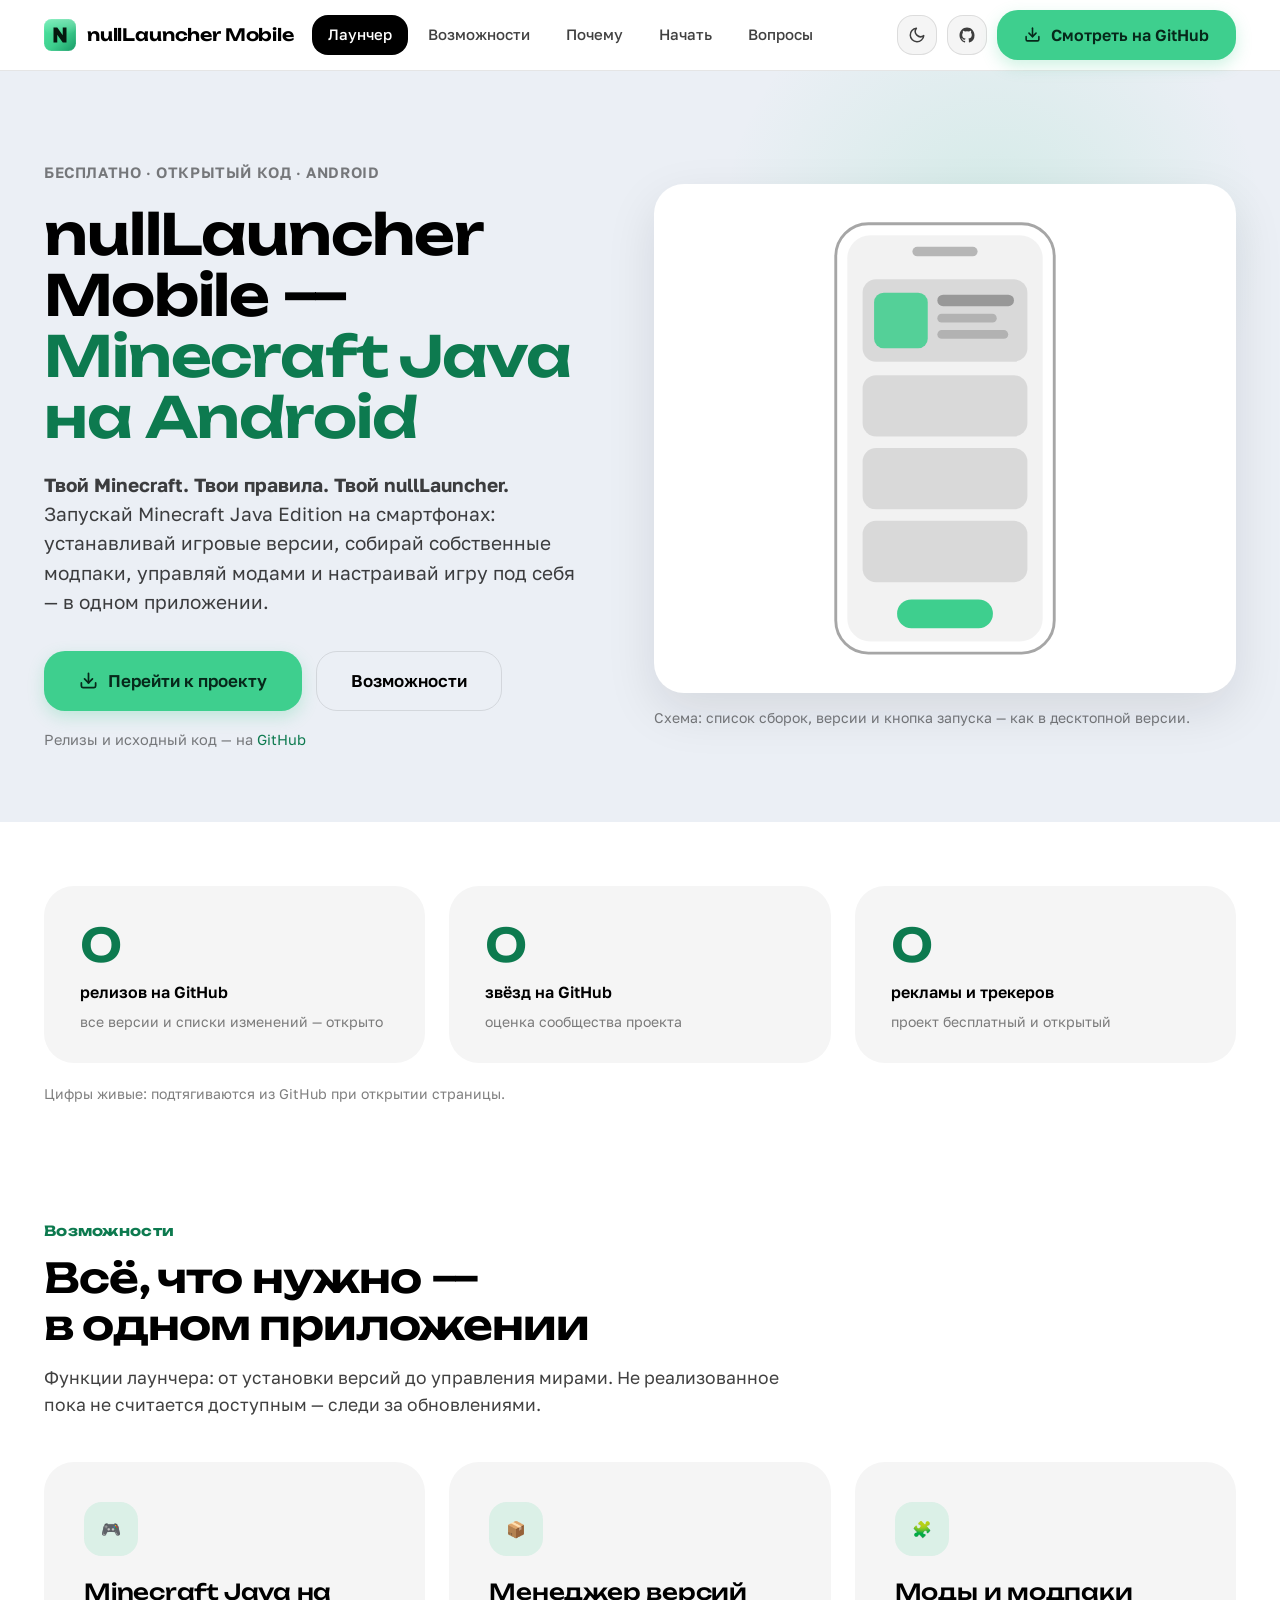
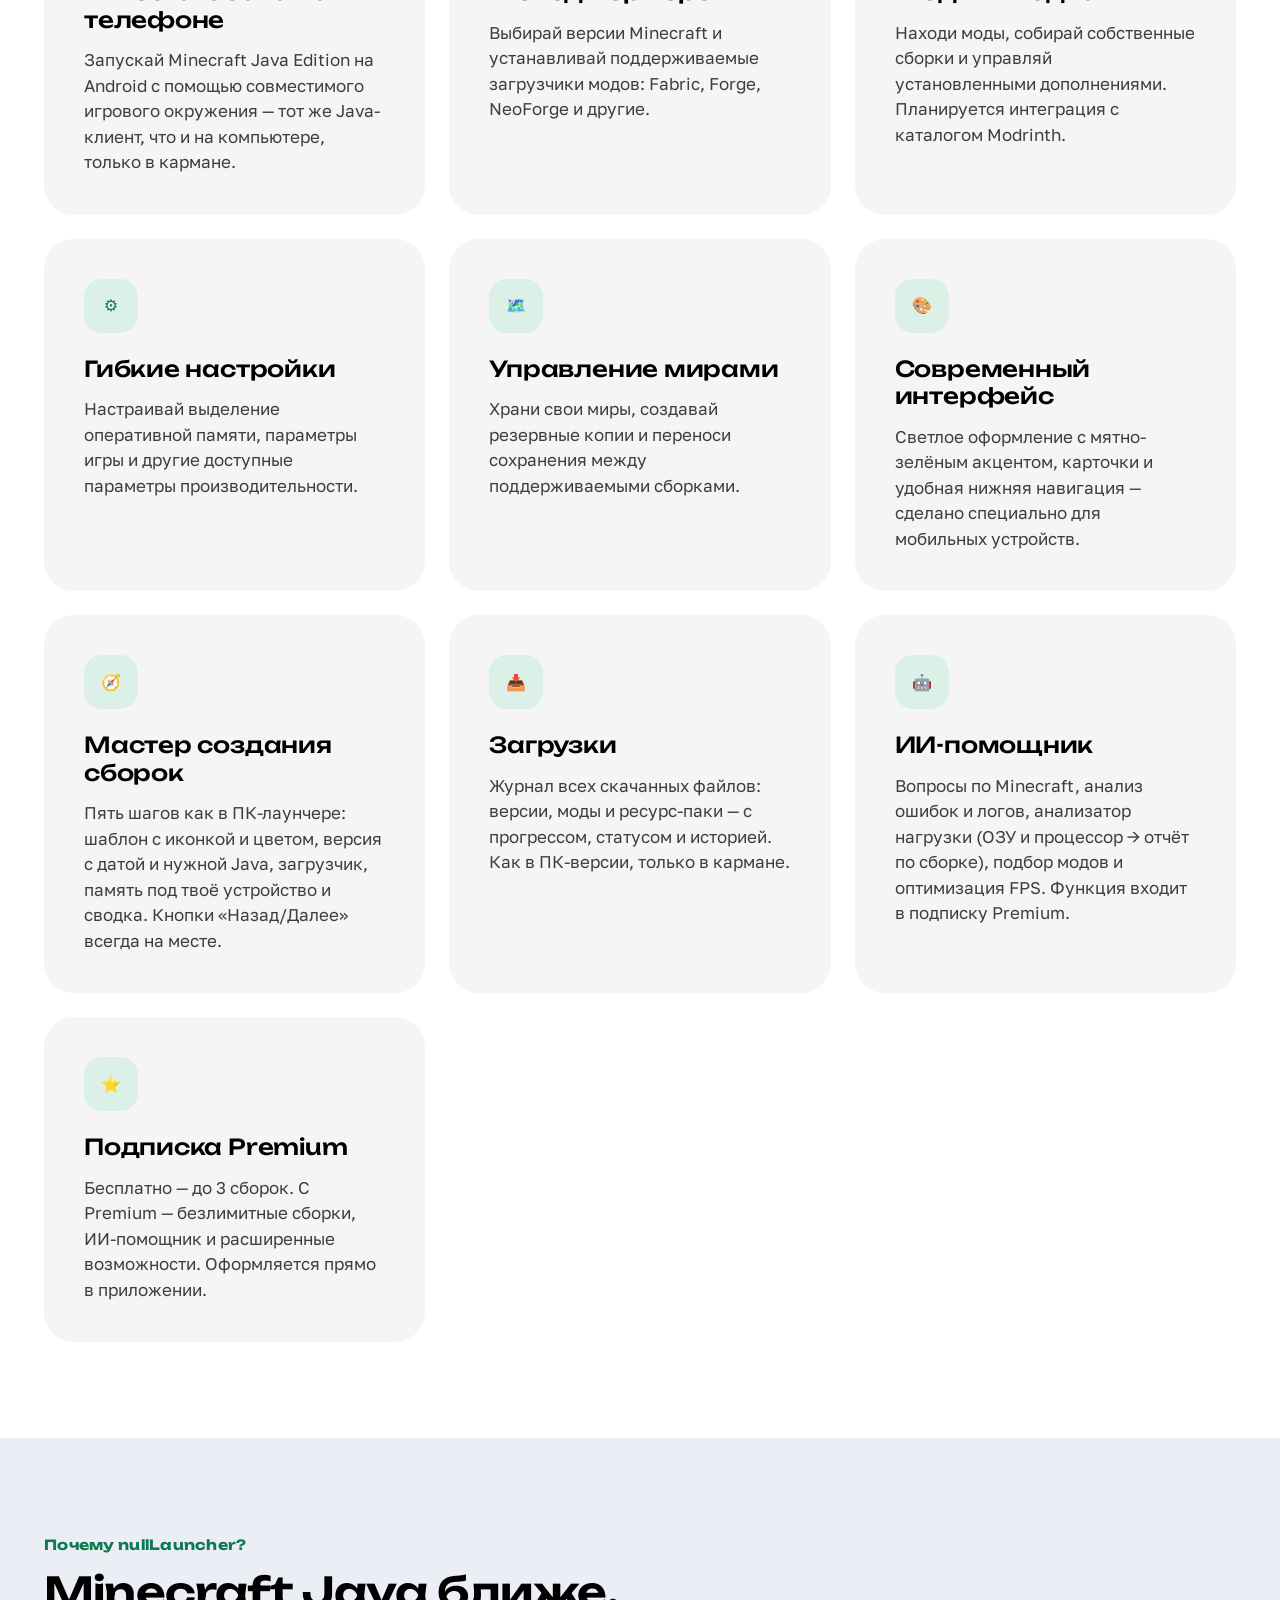
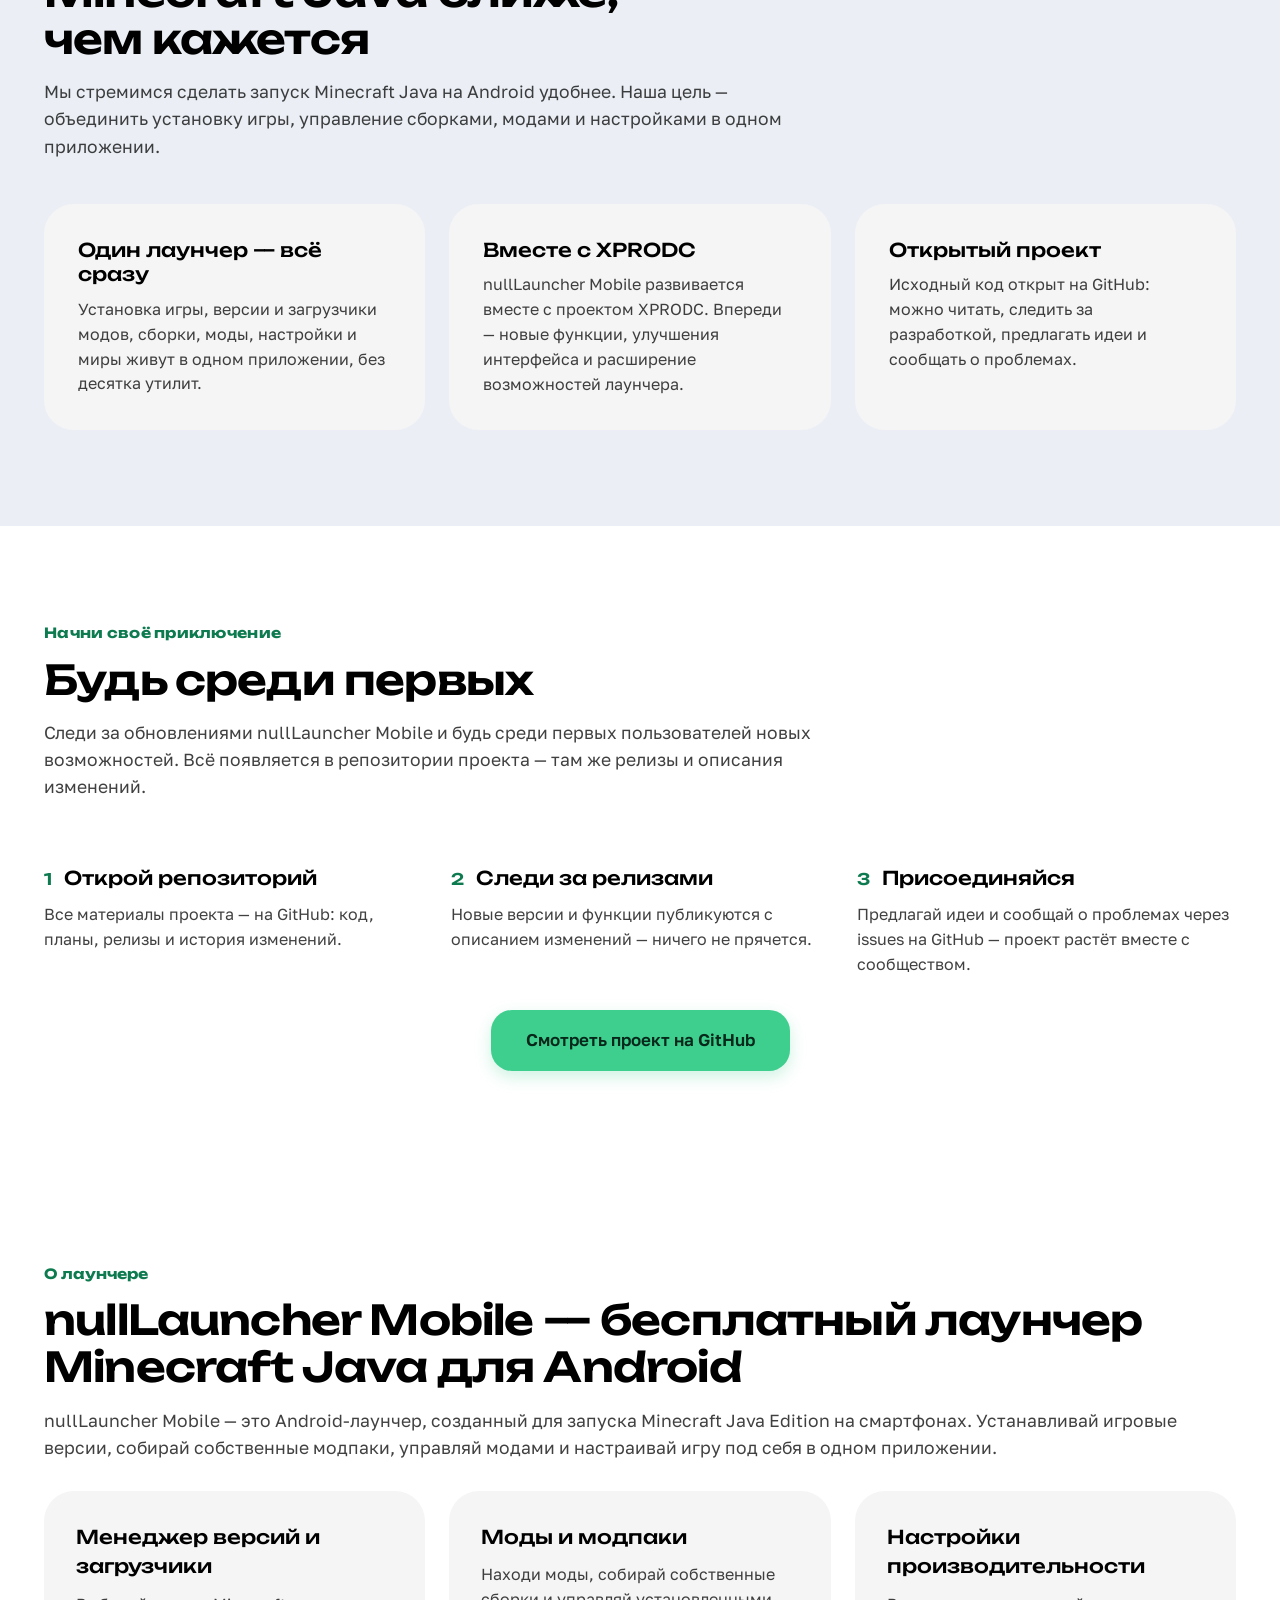
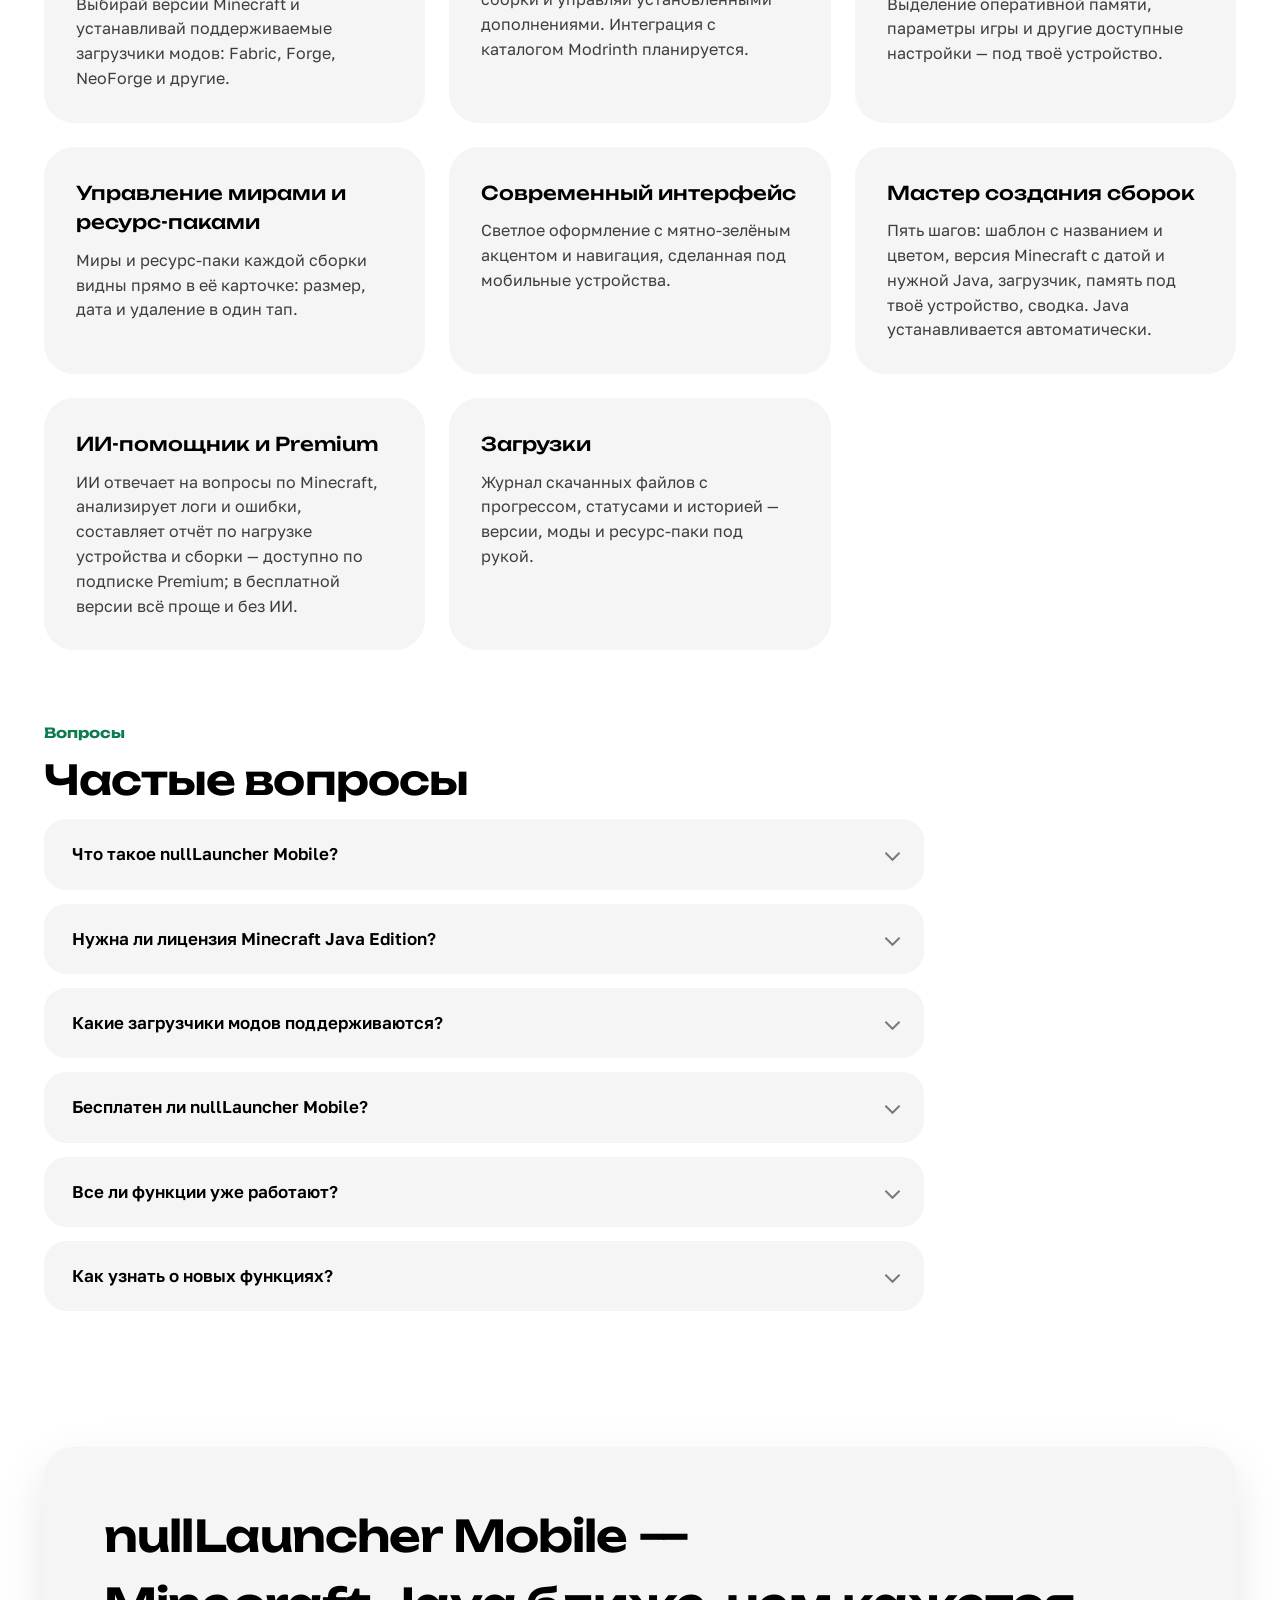
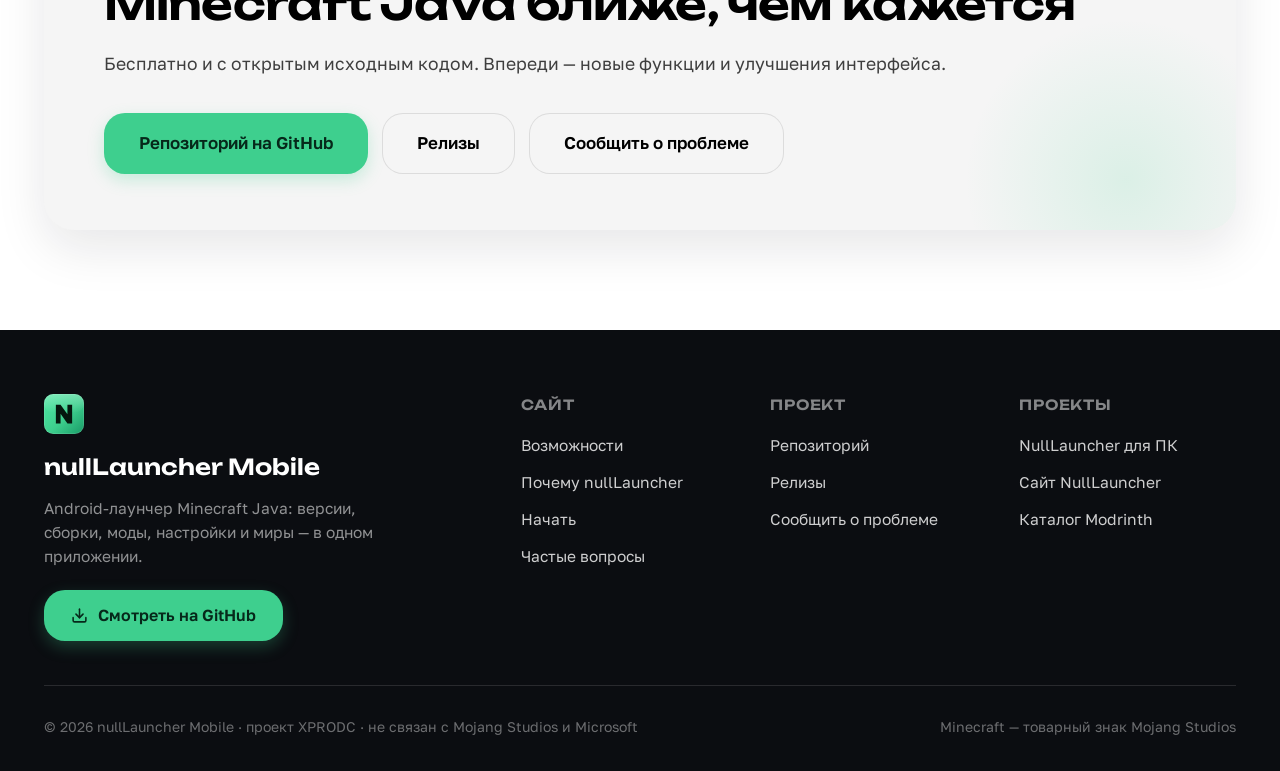
<file: docs/index.html>
<!DOCTYPE html>
<html lang="ru">
<head>
<meta charset="UTF-8">
<meta name="viewport" content="width=device-width, initial-scale=1">
<title>nullLauncher Mobile — Minecraft Java на Android</title>
<meta name="description" content="nullLauncher Mobile — Android-лаунчер для запуска Minecraft Java Edition на смартфонах: менеджер версий, Fabric и Forge, моды и модпаки, мастер создания сборок из 5 шагов, миры и ресурс-паки, журнал загрузок, ИИ-помощник и подписка Premium.">
<meta name="theme-color" content="#ffffff" media="(prefers-color-scheme: light)">
<meta name="theme-color" content="#090A0D" media="(prefers-color-scheme: dark)">
<meta property="og:type" content="website">
<meta property="og:title" content="nullLauncher Mobile — Minecraft Java на Android">
<meta property="og:description" content="Твой Minecraft. Твои правила. Твой nullLauncher. Запуск Minecraft Java Edition на Android: версии, загрузчики модов, моды и модпаки, настройки и миры в одном приложении.">
<link rel="icon" type="image/svg+xml" href="assets/logo.svg">
<link rel="preconnect" href="https://fonts.googleapis.com">
<link rel="preconnect" href="https://fonts.gstatic.com" crossorigin>
<link href="https://fonts.googleapis.com/css2?family=Unbounded:wght@400;500;600;700&family=Golos+Text:wght@400;500;600;700;800;900&display=swap" rel="stylesheet">
<link rel="stylesheet" href="styles.css">
<script>
(function () {
  var t = null;
  try { t = localStorage.getItem('nlm-site-theme'); } catch (e) {}
  if (t !== 'dark' && t !== 'light')
    t = window.matchMedia && matchMedia('(prefers-color-scheme: dark)').matches ? 'dark' : 'light';
  document.documentElement.setAttribute('data-theme', t);
})();
</script>
<script type="application/ld+json">
{"@context":"https://schema.org","@type":"SoftwareApplication","name":"nullLauncher Mobile","description":"Android-лаунчер для запуска Minecraft Java Edition: менеджер версий, Fabric/Forge/NeoForge, моды и модпаки, настройки памяти, управление мирами.","applicationCategory":"GameApplication","applicationSubCategory":"Лаунчер Minecraft для Android","operatingSystem":"Android","inLanguage":"ru","url":"https://github.com/rusty-prdc/NullLauncherMobile","offers":{"@type":"Offer","price":"0","priceCurrency":"USD"}}
</script>
<script type="application/ld+json">
{"@context":"https://schema.org","@type":"FAQPage","mainEntity":[{"@type":"Question","name":"Что такое nullLauncher Mobile?","acceptedAnswer":{"@type":"Answer","text":"nullLauncher Mobile — Android-лаунчер для запуска Minecraft Java Edition на смартфонах с помощью совместимого игрового окружения. Он объединяет установку версий, управление сборками, модами и настройками в одном приложении."}},{"@type":"Question","name":"Нужна ли лицензия Minecraft Java Edition?","acceptedAnswer":{"@type":"Answer","text":"Да, для игры может потребоваться лицензия Minecraft Java Edition. nullLauncher Mobile — сторонний проект, не связанный с Mojang Studios или Microsoft."}},{"@type":"Question","name":"Какие моды и загрузчики поддерживаются?","acceptedAnswer":{"@type":"Answer","text":"Лаунчер устанавливает поддерживаемые загрузчики модов: Fabric, Forge, NeoForge и другие. Находи моды и собирай собственные сборки; интеграция с каталогом Modrinth планируется."}},{"@type":"Question","name":"Какие функции ещё не реализованы?","acceptedAnswer":{"@type":"Answer","text":"Описанные на странице возможности, которые ещё не реализованы, не следует считать доступными в текущей версии. Следи за обновлениями в репозитории проекта на GitHub."}},{"@type":"Question","name":"Бесплатен ли nullLauncher Mobile?","acceptedAnswer":{"@type":"Answer","text":"Базовый лаунчер бесплатен (до 3 сборок). Опциональная подписка Premium снимает лимиты и открывает ИИ-помощника."}}]}
</script>
</head>
<body>

<!-- ============================== ШАПКА ============================== -->
<header class="h-top">
  <nav class="h-wrap" aria-label="Основное меню">
    <a class="h-brand" href="#top">
      <img src="assets/logo.svg" alt="" width="32" height="32">
      <span>nullLauncher Mobile</span>
    </a>
    <div class="h-pillbar" id="navPills">
      <a class="h-pill" href="#top" aria-current="page">Лаунчер</a>
      <a class="h-pill" href="#features">Возможности</a>
      <a class="h-pill" href="#why">Почему</a>
      <a class="h-pill" href="#start">Начать</a>
      <a class="h-pill" href="#faq">Вопросы</a>
    </div>
    <div class="h-tools">
      <button class="h-ibtn" id="themeBtn" aria-label="Сменить тему" title="Сменить тему">
        <svg class="ic-moon" viewBox="0 0 24 24" fill="none" stroke="currentColor" stroke-width="2" stroke-linecap="round" stroke-linejoin="round"><path d="M21 12.8A9 9 0 1 1 11.2 3a7 7 0 0 0 9.8 9.8z"/></svg>
        <svg class="ic-sun" viewBox="0 0 24 24" fill="none" stroke="currentColor" stroke-width="2" stroke-linecap="round" stroke-linejoin="round"><circle cx="12" cy="12" r="4"/><path d="M12 2v2m0 16v2M4.9 4.9l1.4 1.4m11.4 11.4 1.4 1.4M2 12h2m16 0h2M4.9 19.1l1.4-1.4M17.7 6.3l1.4-1.4"/></svg>
      </button>
      <a class="h-ibtn" href="https://github.com/rusty-prdc/NullLauncherMobile" target="_blank" rel="noopener" aria-label="GitHub" title="Исходный код">
        <svg viewBox="0 0 24 24"><path fill="currentColor" d="M12 2C6.48 2 2 6.58 2 12.23c0 4.51 2.87 8.34 6.84 9.69.5.09.68-.22.68-.49 0-.24-.01-.87-.01-1.71-2.78.62-3.37-1.37-3.37-1.37-.45-1.19-1.11-1.51-1.11-1.51-.91-.63.07-.62.07-.62 1 .07 1.53 1.06 1.53 1.06.89 1.57 2.34 1.12 2.91.85.09-.66.35-1.12.63-1.38-2.22-.26-4.56-1.14-4.56-5.06 0-1.12.39-2.03 1.03-2.75-.1-.26-.45-1.3.1-2.71 0 0 .84-.28 2.75 1.05a9.3 9.3 0 0 1 5 0c1.91-1.33 2.75-1.05 2.75-1.05.55 1.41.2 2.45.1 2.71.64.72 1.03 1.63 1.03 2.75 0 3.93-2.34 4.79-4.57 5.05.36.32.68.94.68 1.9 0 1.37-.01 2.47-.01 2.81 0 .27.18.59.69.49A10.03 10.03 0 0 0 22 12.23C22 6.58 17.52 2 12 2z"/></svg>
      </a>
      <a class="h-btn pri" href="https://github.com/rusty-prdc/NullLauncherMobile" target="_blank" rel="noopener">
        <svg width="17" height="17" viewBox="0 0 24 24" fill="none" stroke="currentColor" stroke-width="2.2" stroke-linecap="round" stroke-linejoin="round"><path d="M21 15v4a2 2 0 0 1-2 2H5a2 2 0 0 1-2-2v-4"/><path d="m7 10 5 5 5-5"/><path d="M12 15V3"/></svg>
        <span>Смотреть на GitHub</span>
      </a>
      <button class="burger" id="burger" aria-label="Меню"><span></span><span></span><span></span></button>
    </div>
  </nav>
</header>

<main>

<!-- ============================== HERO ============================== -->
<section class="h-hero" id="top">
  <div class="h-hero-glow" aria-hidden="true"></div>
  <div class="h-wrap h-hero-grid">
    <div class="h-hero-text reveal">
      <p class="h-kick">Бесплатно · Открытый код · Android</p>
      <h1>nullLauncher Mobile —<br><em>Minecraft Java на Android</em></h1>
      <p class="h-lead"><strong>Твой Minecraft. Твои правила. Твой nullLauncher.</strong><br>
        Запускай Minecraft Java Edition на смартфонах: устанавливай игровые версии, собирай собственные
        модпаки, управляй модами и настраивай игру под себя — в одном приложении.</p>
      <div class="h-cta">
        <a class="h-btn pri xl" href="https://github.com/rusty-prdc/NullLauncherMobile" target="_blank" rel="noopener">
          <svg width="19" height="19" viewBox="0 0 24 24" fill="none" stroke="currentColor" stroke-width="2.2" stroke-linecap="round" stroke-linejoin="round"><path d="M21 15v4a2 2 0 0 1-2 2H5a2 2 0 0 1-2-2v-4"/><path d="m7 10 5 5 5-5"/><path d="M12 15V3"/></svg>
          Перейти к проекту
        </a>
        <a class="h-btn ghost xl" href="#features">Возможности</a>
      </div>
      <p class="h-cta-meta">Релизы и исходный код — на <a href="https://github.com/rusty-prdc/NullLauncherMobile" target="_blank" rel="noopener">GitHub</a></p>
    </div>
    <figure class="h-hero-fig reveal" style="margin:0">
      <div class="h-stage" style="display:grid;place-items:center;padding:34px 24px">
        <svg viewBox="0 0 240 460" width="230" role="img" aria-label="Схема телефона с nullLauncher Mobile" style="max-width:100%;height:auto">
          <rect x="6" y="6" width="228" height="448" rx="34" fill="none" stroke="currentColor" stroke-opacity=".35" stroke-width="3"/>
          <rect x="18" y="18" width="204" height="424" rx="24" fill="currentColor" fill-opacity=".05"/>
          <rect x="86" y="30" width="68" height="10" rx="5" fill="currentColor" fill-opacity=".25"/>
          <rect x="34" y="64" width="172" height="86" rx="14" fill="currentColor" fill-opacity=".1"/>
          <rect x="46" y="78" width="56" height="58" rx="10" fill="var(--accent)" fill-opacity=".85"/>
          <rect x="112" y="80" width="80" height="12" rx="6" fill="currentColor" fill-opacity=".3"/>
          <rect x="112" y="100" width="62" height="9" rx="4.5" fill="currentColor" fill-opacity=".18"/>
          <rect x="112" y="117" width="74" height="9" rx="4.5" fill="currentColor" fill-opacity=".18"/>
          <rect x="34" y="164" width="172" height="64" rx="14" fill="currentColor" fill-opacity=".1"/>
          <rect x="34" y="240" width="172" height="64" rx="14" fill="currentColor" fill-opacity=".1"/>
          <rect x="34" y="316" width="172" height="64" rx="14" fill="currentColor" fill-opacity=".1"/>
          <rect x="70" y="398" width="100" height="30" rx="15" fill="var(--accent)"/>
        </svg>
      </div>
      <figcaption>Схема: список сборок, версии и кнопка запуска — как в десктопной версии.</figcaption>
    </figure>
  </div>
</section>

<!-- ============================== ЖИВЫЕ ЦИФРЫ ============================== -->
<section class="h-live" aria-label="nullLauncher Mobile сейчас">
  <div class="h-wrap">
    <div class="h-live-row">
      <div class="h-num reveal"><b id="statReleases">0</b><span>релизов на GitHub</span><small>все версии и списки изменений — открыто</small></div>
      <div class="h-num reveal"><b id="statStars">0</b><span>звёзд на GitHub</span><small>оценка сообщества проекта</small></div>
      <div class="h-num reveal"><b>0</b><span>рекламы и трекеров</span><small>проект бесплатный и открытый</small></div>
    </div>
    <p class="h-live-note">Цифры живые: подтягиваются из GitHub при открытии страницы.</p>
  </div>
</section>

<!-- ============================== ВОЗМОЖНОСТИ (БЕНТО) ============================== -->
<section class="h-sec" id="features">
  <div class="h-wrap">
    <div class="h-head reveal">
      <span class="h-kick-2">Возможности</span>
      <h2>Всё, что нужно —<br>в одном приложении</h2>
      <p>Функции лаунчера: от установки версий до управления мирами. Не реализованное пока не считается доступным — следи за обновлениями.</p>
    </div>

    <div class="bento">
      <article class="b-card reveal">
        <div class="b-ic">🎮</div>
        <h3>Minecraft Java на телефоне</h3>
        <p>Запускай Minecraft Java Edition на Android с помощью совместимого игрового окружения —
          тот же Java-клиент, что и на компьютере, только в кармане.</p>
      </article>

      <article class="b-card reveal">
        <div class="b-ic">📦</div>
        <h3>Менеджер версий</h3>
        <p>Выбирай версии Minecraft и устанавливай поддерживаемые загрузчики модов: Fabric, Forge, NeoForge и другие.</p>
      </article>

      <article class="b-card reveal">
        <div class="b-ic">🧩</div>
        <h3>Моды и модпаки</h3>
        <p>Находи моды, собирай собственные сборки и управляй установленными дополнениями. Планируется интеграция с каталогом Modrinth.</p>
      </article>

      <article class="b-card reveal">
        <div class="b-ic">⚙️</div>
        <h3>Гибкие настройки</h3>
        <p>Настраивай выделение оперативной памяти, параметры игры и другие доступные параметры производительности.</p>
      </article>

      <article class="b-card reveal">
        <div class="b-ic">🗺️</div>
        <h3>Управление мирами</h3>
        <p>Храни свои миры, создавай резервные копии и переноси сохранения между поддерживаемыми сборками.</p>
      </article>

      <article class="b-card reveal">
        <div class="b-ic">🎨</div>
        <h3>Современный интерфейс</h3>
        <p>Светлое оформление с мятно-зелёным акцентом, карточки и удобная нижняя навигация — сделано специально для мобильных устройств.</p>
      </article>

      <article class="b-card reveal">
        <div class="b-ic">🧭</div>
        <h3>Мастер создания сборок</h3>
        <p>Пять шагов как в ПК-лаунчере: шаблон с иконкой и цветом, версия с датой и нужной Java, загрузчик, память под твоё устройство и сводка. Кнопки «Назад/Далее» всегда на месте.</p>
      </article>

      <article class="b-card reveal">
        <div class="b-ic">📥</div>
        <h3>Загрузки</h3>
        <p>Журнал всех скачанных файлов: версии, моды и ресурс-паки — с прогрессом, статусом и историей. Как в ПК-версии, только в кармане.</p>
      </article>

      <article class="b-card reveal">
        <div class="b-ic">🤖</div>
        <h3>ИИ-помощник</h3>
        <p>Вопросы по Minecraft, анализ ошибок и логов, анализатор нагрузки (ОЗУ и процессор → отчёт по сборке), подбор модов и оптимизация FPS. Функция входит в подписку Premium.</p>
      </article>

      <article class="b-card reveal">
        <div class="b-ic">⭐</div>
        <h3>Подписка Premium</h3>
        <p>Бесплатно — до 3 сборок. С Premium — безлимитные сборки, ИИ-помощник и расширенные возможности. Оформляется прямо в приложении.</p>
      </article>
    </div>
  </div>
</section>

<!-- ============================== ПОЧЕМУ ============================== -->
<section class="h-sec alt" id="why">
  <div class="h-wrap">
    <div class="h-head reveal">
      <span class="h-kick-2">Почему nullLauncher?</span>
      <h2>Minecraft Java ближе,<br>чем кажется</h2>
      <p>Мы стремимся сделать запуск Minecraft Java на Android удобнее. Наша цель — объединить установку игры,
        управление сборками, модами и настройками в одном приложении.</p>
    </div>
    <div class="h-cards">
      <article class="h-card reveal"><h3>Один лаунчер — всё сразу</h3><p>Установка игры, версии и загрузчики модов, сборки, моды, настройки и миры живут в одном приложении, без десятка утилит.</p></article>
      <article class="h-card reveal"><h3>Вместе с XPRODC</h3><p>nullLauncher Mobile развивается вместе с проектом XPRODC. Впереди — новые функции, улучшения интерфейса и расширение возможностей лаунчера.</p></article>
      <article class="h-card reveal"><h3>Открытый проект</h3><p>Исходный код открыт на GitHub: можно читать, следить за разработкой, предлагать идеи и сообщать о проблемах.</p></article>
    </div>
  </div>
</section>

<!-- ============================== НАЧАТЬ ============================== -->
<section class="h-sec" id="start">
  <div class="h-wrap">
    <div class="h-head reveal">
      <span class="h-kick-2">Начни своё приключение</span>
      <h2>Будь среди первых</h2>
      <p>Следи за обновлениями nullLauncher Mobile и будь среди первых пользователей новых возможностей.
        Всё появляется в репозитории проекта — там же релизы и описания изменений.</p>
    </div>
    <ol class="h-steps">
      <li class="reveal">
        <h3><i>1</i>Открой репозиторий</h3>
        <p>Все материалы проекта — на GitHub: код, планы, релизы и история изменений.</p>
      </li>
      <li class="reveal">
        <h3><i>2</i>Следи за релизами</h3>
        <p>Новые версии и функции публикуются с описанием изменений — ничего не прячется.</p>
      </li>
      <li class="reveal">
        <h3><i>3</i>Присоединяйся</h3>
        <p>Предлагай идеи и сообщай о проблемах через issues на GitHub — проект растёт вместе с сообществом.</p>
      </li>
    </ol>
    <div style="text-align:center;margin-top:34px" class="reveal">
      <a class="h-btn pri xl" href="https://github.com/rusty-prdc/NullLauncherMobile" target="_blank" rel="noopener">Смотреть проект на GitHub</a>
    </div>
  </div>
</section>

<!-- ============================== SEO / FAQ ============================== -->
<div class="h-seo h-wrap">
  <section class="seo reveal" aria-labelledby="seo-what">
    <span class="seo-k">О лаунчере</span>
    <h2 id="seo-what">nullLauncher Mobile — бесплатный лаунчер Minecraft Java для Android</h2>
    <p class="seo-lead">nullLauncher Mobile — это Android-лаунчер, созданный для запуска Minecraft Java Edition
      на смартфонах. Устанавливай игровые версии, собирай собственные модпаки, управляй модами
      и настраивай игру под себя в одном приложении.</p>
    <ul class="seo-feats">
      <li><h3>Менеджер версий и загрузчики</h3><p>Выбирай версии Minecraft и устанавливай поддерживаемые загрузчики модов: Fabric, Forge, NeoForge и другие.</p></li>
      <li><h3>Моды и модпаки</h3><p>Находи моды, собирай собственные сборки и управляй установленными дополнениями. Интеграция с каталогом Modrinth планируется.</p></li>
      <li><h3>Настройки производительности</h3><p>Выделение оперативной памяти, параметры игры и другие доступные настройки — под твоё устройство.</p></li>
      <li><h3>Управление мирами и ресурс-паками</h3><p>Миры и ресурс-паки каждой сборки видны прямо в её карточке: размер, дата и удаление в один тап.</p></li>
      <li><h3>Современный интерфейс</h3><p>Светлое оформление с мятно-зелёным акцентом и навигация, сделанная под мобильные устройства.</p></li>
      <li><h3>Мастер создания сборок</h3><p>Пять шагов: шаблон с названием и цветом, версия Minecraft с датой и нужной Java, загрузчик, память под твоё устройство, сводка. Java устанавливается автоматически.</p></li>
      <li><h3>ИИ-помощник и Premium</h3><p>ИИ отвечает на вопросы по Minecraft, анализирует логи и ошибки, составляет отчёт по нагрузке устройства и сборки — доступно по подписке Premium; в бесплатной версии всё проще и без ИИ.</p></li>
      <li><h3>Загрузки</h3><p>Журнал скачанных файлов с прогрессом, статусами и историей — версии, моды и ресурс-паки под рукой.</p></li>
    </ul>
  </section>

  <section class="seo reveal" id="faq" aria-labelledby="seo-faq">
    <span class="seo-k">Вопросы</span>
    <h2 id="seo-faq">Частые вопросы</h2>
    <div class="seo-faq">
      <details>
        <summary>Что такое nullLauncher Mobile?</summary>
        <div><p>Android-лаунчер для запуска Minecraft Java Edition на смартфонах с помощью совместимого игрового окружения. Он объединяет установку игры, управление сборками, модами и настройками в одном приложении.</p></div>
      </details>
      <details>
        <summary>Нужна ли лицензия Minecraft Java Edition?</summary>
        <div><p>Да, для игры могут потребоваться лицензия Minecraft Java Edition и совместимое устройство. nullLauncher Mobile — сторонний проект, не связанный с Mojang Studios или Microsoft.</p></div>
      </details>
      <details>
        <summary>Какие загрузчики модов поддерживаются?</summary>
        <div><p>Лаунчер устанавливает поддерживаемые загрузчики модов: Fabric, Forge, NeoForge и другие. Находи моды, собирай собственные сборки; интеграция с каталогом Modrinth планируется.</p></div>
      </details>
      <details>
        <summary>Бесплатен ли nullLauncher Mobile?</summary>
        <div><p>Базовый лаунчер бесплатен: до 3 сборок, версии, моды, миры и журнал загрузок. Опциональная подписка Premium снимает лимиты и открывает ИИ-помощника: вопросы по Minecraft, анализ логов и анализатор нагрузки устройства. Проект развивается вместе с XPRODC и имеет открытый исходный код на GitHub.</p></div>
      </details>
      <details>
        <summary>Все ли функции уже работают?</summary>
        <div><p>Нет. Описанные возможности, которые ещё не реализованы, не следует считать доступными в текущей версии. Доступность функций зависит от версии Android и игровой среды; статус разработки смотри в репозитории на GitHub.</p></div>
      </details>
      <details>
        <summary>Как узнать о новых функциях?</summary>
        <div><p>Следи за обновлениями в репозитории <a href="https://github.com/rusty-prdc/NullLauncherMobile" target="_blank" rel="noopener">NullLauncherMobile на GitHub</a>: релизы и изменения публикуются там.</p></div>
      </details>
    </div>
  </section>
</div>

<!-- ============================== ФИНАЛЬНЫЙ БЛОК ============================== -->
<section class="h-final" id="download">
  <div class="h-wrap">
    <div class="h-final-box reveal">
      <div class="f-glow" aria-hidden="true"></div>
      <div>
        <h2>nullLauncher Mobile —<br>Minecraft Java ближе, чем кажется</h2>
        <p>Бесплатно и с открытым исходным кодом. Впереди — новые функции и улучшения интерфейса.</p>
      </div>
      <div class="h-final-btns">
        <a class="h-btn pri xl" href="https://github.com/rusty-prdc/NullLauncherMobile" target="_blank" rel="noopener">Репозиторий на GitHub</a>
        <a class="h-btn sec xl" href="https://github.com/rusty-prdc/NullLauncherMobile/releases" target="_blank" rel="noopener">Релизы</a>
        <a class="h-btn sec xl" href="https://github.com/rusty-prdc/NullLauncherMobile/issues" target="_blank" rel="noopener">Сообщить о проблеме</a>
      </div>
    </div>
  </div>
</section>

</main>

<!-- ============================== ПОДВАЛ ============================== -->
<footer class="h-foot">
  <div class="h-wrap">
    <div class="h-foot-top">
      <div class="f-brand">
        <img src="assets/logo.svg" alt="" width="40" height="40" loading="lazy">
        <span>nullLauncher Mobile</span>
        <p>Android-лаунчер Minecraft Java: версии, сборки, моды, настройки и миры — в одном приложении.</p>
        <a class="h-btn pri" href="https://github.com/rusty-prdc/NullLauncherMobile" target="_blank" rel="noopener">
          <svg width="17" height="17" viewBox="0 0 24 24" fill="none" stroke="currentColor" stroke-width="2.2" stroke-linecap="round" stroke-linejoin="round"><path d="M21 15v4a2 2 0 0 1-2 2H5a2 2 0 0 1-2-2v-4"/><path d="m7 10 5 5 5-5"/><path d="M12 15V3"/></svg>
          Смотреть на GitHub
        </a>
      </div>
      <div class="h-foot-grid">
        <div>
          <h3>Сайт</h3>
          <ul>
            <li><a href="#features">Возможности</a></li>
            <li><a href="#why">Почему nullLauncher</a></li>
            <li><a href="#start">Начать</a></li>
            <li><a href="#faq">Частые вопросы</a></li>
          </ul>
        </div>
        <div>
          <h3>Проект</h3>
          <ul>
            <li><a href="https://github.com/rusty-prdc/NullLauncherMobile" target="_blank" rel="noopener">Репозиторий</a></li>
            <li><a href="https://github.com/rusty-prdc/NullLauncherMobile/releases" target="_blank" rel="noopener">Релизы</a></li>
            <li><a href="https://github.com/rusty-prdc/NullLauncherMobile/issues" target="_blank" rel="noopener">Сообщить о проблеме</a></li>
          </ul>
        </div>
        <div>
          <h3>Проекты</h3>
          <ul>
            <li><a href="https://github.com/rusty-prdc/NullLauncher" target="_blank" rel="noopener">NullLauncher для ПК</a></li>
            <li><a href="https://github.com/rusty-prdc/NullLauncherSite" target="_blank" rel="noopener">Сайт NullLauncher</a></li>
            <li><a href="https://modrinth.com" target="_blank" rel="noopener">Каталог Modrinth</a></li>
          </ul>
        </div>
      </div>
    </div>
    <div class="h-foot-bot">
      <span>© 2026 nullLauncher Mobile · проект XPRODC · не связан с Mojang Studios и Microsoft</span>
      <span>Minecraft — товарный знак Mojang Studios</span>
    </div>
  </div>
</footer>

<script src="script.js"></script>
</body>
</html>
</file>
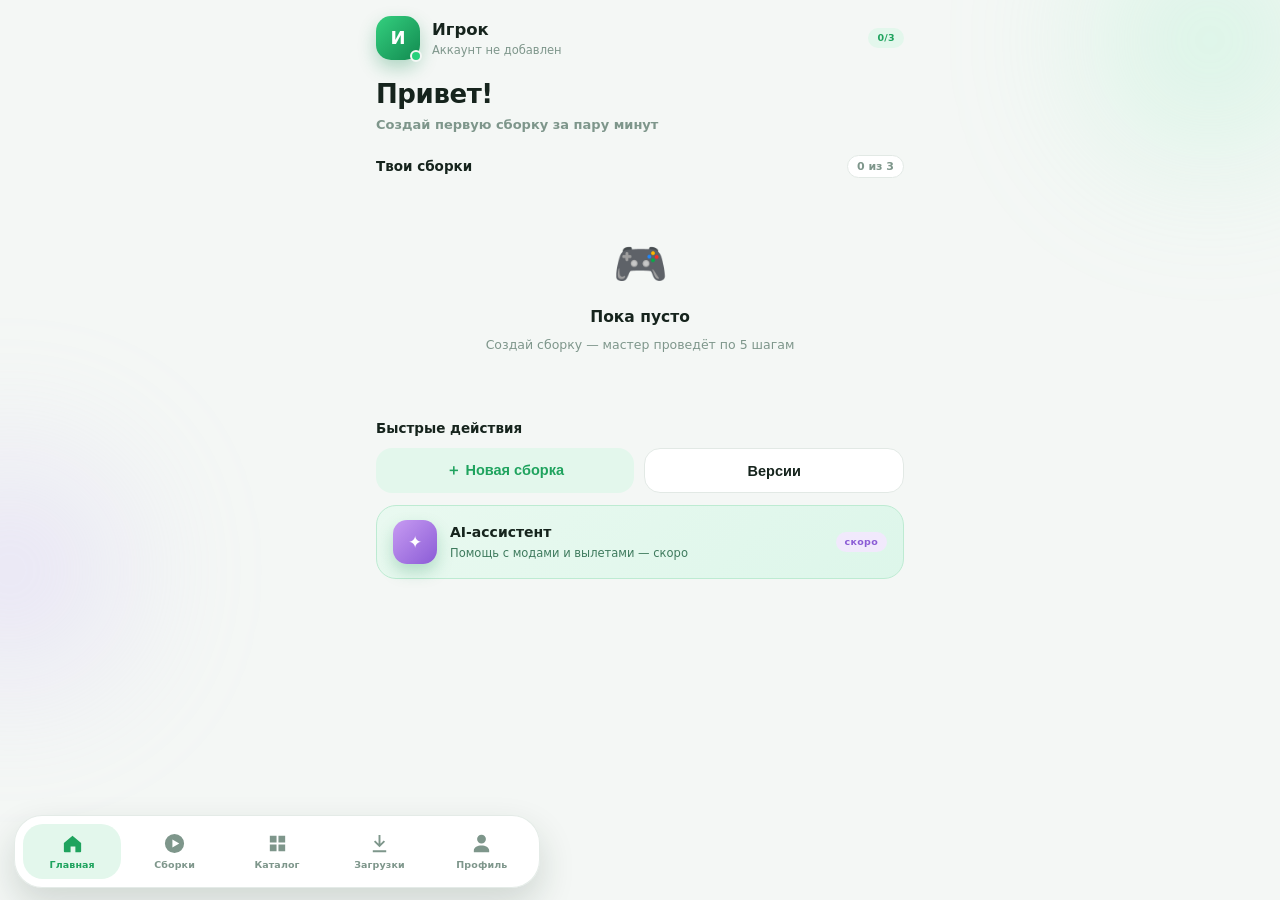
<file: app/src/main/assets/ui/index.html>
<!doctype html>
<html lang="ru">
<head>
<meta charset="utf-8">
<meta name="viewport" content="width=device-width, initial-scale=1, maximum-scale=1, user-scalable=no, viewport-fit=cover">
<title>nullLauncher</title>
<style>
:root{
  --bg:#F4F7F5; --card:#fff; --card2:#EEF3F0; --line:#E2E9E5;
  --txt:#16241D; --mute:#7E968B; --acc:#2FBF71; --acc2:#1FA35E;
  --acc-soft:#E3F7EC; --acc-line:#BDEBD2; --warn:#E08A1F; --warn-soft:#FCF0DE;
  --err:#DE4D4D; --err-soft:#FCE9E7; --blue:#3F6FD1; --violet:#8B5CD6;
  --shadow:0 8px 22px rgba(18,49,33,.07);
  --radius:22px;
}
*{box-sizing:border-box; -webkit-tap-highlight-color:transparent}
html,body{margin:0;padding:0}
body{
  background:var(--bg); color:var(--txt);
  font-family:-apple-system,"Roboto","Segoe UI",system-ui,sans-serif;
  font-size:14.5px; line-height:1.45; overflow-x:hidden;
}
.glow{position:fixed; border-radius:50%; filter:blur(70px); opacity:.5; pointer-events:none; z-index:0}
.glow.a{width:320px;height:320px; top:-120px; right:-90px; background:radial-gradient(circle,#9FF0C6,transparent 70%)}
.glow.b{width:300px;height:300px; bottom:180px; left:-140px; background:radial-gradient(circle,#CDBBF7,transparent 70%)}
#wrap{position:relative; z-index:1; max-width:560px; margin:0 auto; min-height:100vh; padding-bottom:110px}

/* ---------- topbar ---------- */
#topbar{display:none; align-items:center; gap:12px; padding:calc(env(safe-area-inset-top) + 14px) 16px 6px}
#topbar.show{display:flex}
#topbar .ttl{font-size:19px; font-weight:800}
.back{width:38px;height:38px;border-radius:14px;background:var(--card);border:1px solid var(--line);
  display:flex;align-items:center;justify-content:center;box-shadow:var(--shadow);cursor:pointer;flex:none}
.back svg{width:18px;height:18px;fill:none;stroke:var(--txt);stroke-width:2.4;stroke-linecap:round;stroke-linejoin:round}
.back:active{transform:scale(.94)}

/* ---------- headers ---------- */
.screen{padding:calc(env(safe-area-inset-top) + 10px) 16px 0}
#topbar.show + .screen{padding-top:6px}
.hrow{display:flex; align-items:center; gap:12px; padding-top:6px}
.av{width:44px;height:44px;border-radius:15px;background:linear-gradient(135deg,#34D07F,#128A50);
  display:flex;align-items:center;justify-content:center;color:#fff;font-weight:800;font-size:18px;
  box-shadow:0 8px 18px rgba(18,138,80,.30); position:relative; flex:none}
.av .dot{position:absolute; right:-2px; bottom:-2px; width:12px;height:12px;border-radius:50%;
  background:#26D07C; border:2.5px solid var(--bg)}
.hname{font-weight:800;font-size:16.5px}
.hsub{font-size:11.5px;color:var(--mute)}
h1{font-size:26px;font-weight:800;margin:16px 0 2px;letter-spacing:-.4px}
h1 small{display:block;font-size:13px;font-weight:600;color:var(--mute);letter-spacing:0;margin-top:2px}
.sec{display:flex;align-items:center;justify-content:space-between;margin:20px 0 10px}
.sec b{font-size:13.5px;font-weight:800}
.sec .cnt{font-size:11px;color:var(--mute);background:var(--card);border:1px solid var(--line);
  padding:3px 9px;border-radius:999px;font-weight:700}

/* ---------- cards ---------- */
.card{background:var(--card); border-radius:var(--radius); box-shadow:var(--shadow); padding:16px; margin-bottom:12px}
.hero{background:linear-gradient(160deg,#EAFAF2,#DDF6EA); border:1.5px solid var(--acc-line);
  border-radius:26px; padding:16px; margin-bottom:14px; box-shadow:0 10px 26px rgba(18,138,80,.13)}
.hero .top{display:flex;align-items:center;gap:14px}
.gi{border-radius:16px;background:linear-gradient(135deg,#34D07F,#128A50);color:#fff;font-weight:800;
  display:flex;align-items:center;justify-content:center;box-shadow:0 8px 16px rgba(18,138,80,.25); flex:none}
.gi.big{width:58px;height:58px;font-size:25px}
.gi.mid{width:50px;height:50px;font-size:20px}
.gi.sm{width:44px;height:44px;font-size:17px; border-radius:14px}
.g0{background:linear-gradient(135deg,#34D07F,#128A50); box-shadow:0 8px 16px rgba(18,138,80,.25)}
.g1{background:linear-gradient(135deg,#7BA7F0,#3F6FD1); box-shadow:0 8px 16px rgba(63,111,209,.28)}
.g2{background:linear-gradient(135deg,#C79BF2,#8B5CD6); box-shadow:0 8px 16px rgba(139,92,214,.28)}
.g3{background:linear-gradient(135deg,#FFC96B,#E08A1F); box-shadow:0 8px 16px rgba(224,138,31,.28)}
.g4{background:linear-gradient(135deg,#FF8A7A,#DE4D4D); box-shadow:0 8px 16px rgba(222,77,77,.28)}
.iname{font-weight:800;font-size:16px}
.imeta{font-size:11.5px;color:var(--mute); margin-top:1px}
.chips{display:flex;gap:7px;flex-wrap:wrap;margin-top:12px}
.chip{background:#fff;border:1px solid var(--line);border-radius:999px;padding:6px 12px;font-size:11.5px;
  font-weight:600;color:#3D5348}
.chip.mint{background:var(--acc-soft);border-color:rgba(47,191,113,.35);color:var(--acc2)}
.chip.warn{background:var(--warn-soft);border-color:#F3DFC0;color:var(--warn)}
.chip.lock{background:var(--card2);color:var(--mute)}
.badge{display:inline-block;font-size:9.5px;font-weight:800;padding:3px 9px;border-radius:999px;
  background:var(--acc-soft);color:var(--acc2);letter-spacing:.3px;flex:none}
.badge.warn{background:var(--warn-soft);color:var(--warn)}
.badge.mute{background:var(--card2);color:var(--mute)}
.badge.violet{background:#F1E9FC;color:var(--violet)}
.badge.blue{background:#E8EFFC;color:var(--blue)}

/* ---------- buttons ---------- */
.btn{border:none;border-radius:16px;padding:13px 18px;font-size:14.5px;font-weight:800;cursor:pointer;
  display:flex;align-items:center;justify-content:center;gap:8px;width:100%;transition:transform .12s}
.btn:active{transform:scale(.975)}
.btn.grad{background:linear-gradient(135deg,#34D07F,#1FA35E);color:#fff;
  box-shadow:0 10px 22px rgba(47,191,113,.33)}
.btn.grad:disabled{background:var(--card2);color:var(--mute);box-shadow:none}
.btn.ghost{background:#fff;border:1.5px solid var(--line);color:var(--txt)}
.btn.soft{background:var(--acc-soft);color:var(--acc2)}
.btn.danger{background:var(--err-soft);color:var(--err)}
.btn.sm{width:auto;padding:9px 15px;font-size:12.5px;border-radius:13px}
.btn svg{width:18px;height:18px;fill:currentColor}
.playcircle{width:44px;height:44px;border-radius:50%;border:none;cursor:pointer;flex:none;
  display:flex;align-items:center;justify-content:center;transition:transform .12s}
.playcircle:active{transform:scale(.9)}
.playcircle svg{width:22px;height:22px;fill:#fff}
.playcircle.on{background:linear-gradient(135deg,#34D07F,#128A50);box-shadow:0 8px 16px rgba(18,138,80,.3)}
.playcircle.off{background:var(--acc-soft)}
.playcircle.off svg{fill:var(--acc2)}

/* ---------- instance rows ---------- */
.inst{display:flex;align-items:center;gap:13px;background:var(--card);border-radius:20px;padding:13px;
  box-shadow:var(--shadow);margin-bottom:11px;cursor:pointer;border:1.5px solid transparent}
.inst:active{transform:scale(.99)}
.inst.active{background:var(--acc-soft);border-color:var(--acc-line)}
.inst .col{flex:1;min-width:0}
.inst .nm{font-weight:800;font-size:14.5px;white-space:nowrap;overflow:hidden;text-overflow:ellipsis}
.inst .mt{font-size:11px;color:var(--mute);white-space:nowrap;overflow:hidden;text-overflow:ellipsis;margin-top:2px}
.inst .arrow{color:var(--mute);font-size:20px;padding:0 4px}

/* ---------- premium / banner ---------- */
.prem{background:linear-gradient(135deg,#1FA35E,#12623A 60%,#0E4A2D);color:#fff;border-radius:26px;
  padding:20px;box-shadow:0 14px 30px rgba(14,74,45,.35);position:relative;overflow:hidden}
.prem:before{content:"";position:absolute;width:180px;height:180px;border-radius:50%;top:-70px;right:-50px;
  background:radial-gradient(circle,rgba(105,236,170,.5),transparent 70%)}
.prem h3{margin:0 0 6px;font-size:19px;font-weight:800}
.prem p{margin:0 0 14px;font-size:12.5px;opacity:.88;line-height:1.5}
.prem ul{margin:0 0 16px;padding-left:0;list-style:none;font-size:13px}
.prem li{padding:5px 0 5px 26px;position:relative}
.prem li:before{content:"✓";position:absolute;left:0;color:#69ECAA;font-weight:800}
.note{font-size:11.5px;color:var(--mute);text-align:center;margin-top:10px}

/* ---------- list rows (versions, java, downloads) ---------- */
.row{display:flex;align-items:center;gap:12px;background:var(--card);border-radius:18px;padding:13px 14px;
  box-shadow:var(--shadow);margin-bottom:10px}
.row .col{flex:1;min-width:0}
.row .t{font-weight:700;font-size:14px}
.row .s{font-size:11.5px;color:var(--mute);margin-top:1px}
.num{width:32px;height:32px;border-radius:10px;color:#fff;font-weight:800;font-size:12px;
  display:flex;align-items:center;justify-content:center;flex:none}
.num.n8{background:linear-gradient(135deg,#FFC96B,#E08A1F)}
.num.n17{background:linear-gradient(135deg,#7BA7F0,#3F6FD1)}
.num.n21{background:linear-gradient(135deg,#34D07F,#128A50)}
.num.n25{background:linear-gradient(135deg,#C79BF2,#8B5CD6)}

/* ---------- search ---------- */
.search{display:flex;gap:9px;margin-top:14px}
.search input{flex:1;background:#fff;border:1.5px solid var(--line);border-radius:16px;padding:13px 16px;
  font-size:14px;outline:none;color:var(--txt)}
.search input:focus{border-color:var(--acc-line)}
.search button{border:none;border-radius:16px;background:linear-gradient(135deg,#34D07F,#1FA35E);
  color:#fff;padding:0 18px;font-weight:800;cursor:pointer;box-shadow:0 8px 18px rgba(47,191,113,.3)}
.types{display:flex;gap:8px;overflow-x:auto;padding:12px 0 4px;margin:0 -16px;padding-left:16px;padding-right:16px}
.types::-webkit-scrollbar{display:none}
.tchip{flex:none;background:#fff;border:1.5px solid var(--line);border-radius:999px;padding:8px 15px;
  font-size:12.5px;font-weight:700;color:#3D5348;cursor:pointer}
.tchip.on{background:linear-gradient(135deg,#34D07F,#1FA35E);border-color:transparent;color:#fff;
  box-shadow:0 8px 16px rgba(47,191,113,.3)}

/* ---------- mod cards ---------- */
.mod{display:flex;align-items:center;gap:13px;background:var(--card);border-radius:20px;padding:13px;
  box-shadow:var(--shadow);margin-bottom:11px}
.mod .col{flex:1;min-width:0}
.mod .tt{display:flex;align-items:center;gap:7px}
.mod .tt b{font-size:14px;white-space:nowrap;overflow:hidden;text-overflow:ellipsis}
.mod .ds{font-size:11.5px;color:var(--mute);margin-top:3px;display:-webkit-box;-webkit-line-clamp:2;
  -webkit-box-orient:vertical;overflow:hidden}
.mod .st{font-size:11px;color:var(--mute);margin-top:5px}
.instbtn{flex:none}

/* ---------- empty / hint ---------- */
.empty{text-align:center;padding:44px 20px;color:var(--mute)}
.empty .ic{font-size:44px;margin-bottom:10px}
.empty b{display:block;color:var(--txt);font-size:15.5px;margin-bottom:5px}
.empty span{font-size:12.5px}
.hint{background:var(--acc-soft);border:1.5px solid var(--acc-line);color:#176B41;border-radius:16px;
  padding:12px 14px;font-size:12.5px;font-weight:600;margin-bottom:12px}
.hint.warn{background:var(--warn-soft);border-color:#F3DFC0;color:#96600F}

/* ---------- wizard ---------- */
.steps{display:flex;gap:6px;margin:16px 0 14px}
.steps i{flex:1;height:5px;border-radius:99px;background:var(--line)}
.steps i.on{background:linear-gradient(90deg,#34D07F,#1FA35E)}
.wtitle{font-size:20px;font-weight:800}
.wsub{font-size:12.5px;color:var(--mute);margin:4px 0 16px}
.opt{display:flex;align-items:center;gap:13px;background:var(--card);border:1.5px solid transparent;
  border-radius:18px;padding:14px;box-shadow:var(--shadow);margin-bottom:10px;cursor:pointer}
.opt.on{border-color:var(--acc);background:var(--acc-soft)}
.opt.dis{opacity:.55;cursor:not-allowed}
.opt .col{flex:1}
.opt .t{font-weight:800;font-size:14.5px}
.opt .s{font-size:11.5px;color:var(--mute);margin-top:2px}
.tick{width:24px;height:24px;border-radius:50%;border:2px solid var(--line);flex:none}
.opt.on .tick{border-color:var(--acc);background:var(--acc);position:relative}
.opt.on .tick:after{content:"✓";color:#fff;font-size:13px;font-weight:800;position:absolute;inset:0;
  display:flex;align-items:center;justify-content:center}
.wnav{display:flex;gap:10px;margin-top:18px}
.wnav .btn{flex:1}
input.text{width:100%;background:#fff;border:1.5px solid var(--line);border-radius:16px;padding:14px 16px;
  font-size:15px;outline:none;color:var(--txt);font-family:inherit}
input.text:focus{border-color:var(--acc-line)}
.slider{-webkit-appearance:none;width:100%;height:8px;border-radius:99px;background:var(--card2);outline:none;margin:16px 0 6px}
.slider::-webkit-slider-thumb{-webkit-appearance:none;width:26px;height:26px;border-radius:50%;
  background:linear-gradient(135deg,#34D07F,#1FA35E);box-shadow:0 4px 12px rgba(47,191,113,.45);cursor:pointer}
.slabels{display:flex;justify-content:space-between;font-size:11px;color:var(--mute);font-weight:700}

/* ---------- tabbar ---------- */
#tabbar{position:fixed;left:0;right:0;bottom:0;z-index:40;pointer-events:none}
#tabbar .in{max-width:526px;margin:0 auto;display:flex;justify-content:space-between;gap:4px;
  background:rgba(255,255,255,.96);backdrop-filter:blur(14px);border:1px solid rgba(226,233,229,.9);
  border-radius:28px;margin:0 14px calc(env(safe-area-inset-bottom) + 12px);padding:8px;
  box-shadow:0 16px 36px rgba(18,49,33,.16);pointer-events:auto}
.tb{flex:1;display:flex;flex-direction:column;align-items:center;gap:3px;padding:8px 2px 7px;border-radius:20px;
  cursor:pointer;color:var(--mute);transition:background .15s}
.tb svg{width:23px;height:23px;fill:currentColor}
.tb span{font-size:9.5px;font-weight:700;letter-spacing:.1px}
.tb.on{background:var(--acc-soft);color:var(--acc2)}
.tb:active{transform:scale(.95)}

/* ---------- overlay progress ---------- */
#ovl{position:fixed;left:14px;right:14px;bottom:calc(env(safe-area-inset-bottom) + 96px);z-index:45;
  background:#143024;color:#fff;border-radius:20px;padding:13px 16px;box-shadow:0 16px 34px rgba(10,30,22,.4);
  display:none}
#ovl.show{display:block}
#ovl .st{font-size:12.5px;font-weight:700;display:flex;justify-content:space-between;gap:10px}
#ovl .st i{font-style:normal;color:#8FE9BC}
.bar{height:7px;border-radius:99px;background:rgba(255,255,255,.16);margin-top:9px;overflow:hidden}
.bar b{display:block;height:100%;width:0;border-radius:99px;background:linear-gradient(90deg,#34D07F,#69ECAA);
  transition:width .3s}
.bar b.indet{width:40%!important;animation:slide 1.1s ease-in-out infinite}
@keyframes slide{0%{margin-left:-40%}100%{margin-left:100%}}

/* ---------- toast ---------- */
#toast{position:fixed;left:50%;transform:translateX(-50%) translateY(20px);
  bottom:calc(env(safe-area-inset-bottom) + 170px);z-index:60;max-width:86%;
  background:#143024;color:#fff;padding:12px 18px;border-radius:999px;font-size:13px;font-weight:600;
  opacity:0;pointer-events:none;transition:.25s;box-shadow:0 12px 28px rgba(10,30,22,.35);text-align:center}
#toast.show{opacity:1;transform:translateX(-50%) translateY(0)}

/* ---------- sheet ---------- */
#sheet{position:fixed;inset:0;z-index:70;display:none;align-items:flex-end;justify-content:center;
  background:rgba(15,35,26,.45)}
#sheet.show{display:flex}
#sheet .box{background:#fff;width:100%;max-width:560px;border-radius:28px 28px 0 0;padding:24px 20px
  calc(env(safe-area-inset-bottom) + 24px);animation:up .22s ease}
@keyframes up{from{transform:translateY(60px);opacity:.5}to{transform:none;opacity:1}}
#sheet h4{margin:0 0 8px;font-size:18px;font-weight:800}
#sheet p{margin:0 0 18px;font-size:13.5px;color:var(--mute);line-height:1.55}
#sheet .btn{margin-top:9px}
.grab{width:44px;height:5px;border-radius:99px;background:var(--line);margin:-8px auto 16px}

/* ---------- misc ---------- */
.spin{width:18px;height:18px;border-radius:50%;border:2.5px solid rgba(255,255,255,.35);
  border-top-color:#fff;animation:spin .8s linear infinite;display:inline-block}
.spin.dark{border-color:rgba(47,191,113,.25);border-top-color:var(--acc)}
@keyframes spin{to{transform:rotate(360deg)}}
.kv{display:flex;justify-content:space-between;padding:9px 0;border-bottom:1px solid var(--line);font-size:13.5px}
.kv:last-child{border-bottom:none}
.kv b{font-weight:700}
.kv span{color:var(--mute)}
.pbar{height:7px;background:var(--card2);border-radius:99px;overflow:hidden;margin-top:8px}
.pbar b{display:block;height:100%;background:linear-gradient(90deg,#34D07F,#69ECAA);transition:width .25s}
.banner{background:linear-gradient(135deg,#E9F9F0,#DDF6EA);border:1.5px solid var(--acc-line);border-radius:20px;
  padding:14px 16px;display:flex;align-items:center;gap:13px;margin-bottom:12px;cursor:pointer}
.banner .col{flex:1}
.banner b{font-size:14px}
.banner .s{font-size:11.5px;color:#3E7A5D;margin-top:2px}
.ai-locked{text-align:center;padding:30px 22px}
.ai-locked .ic{width:76px;height:76px;border-radius:26px;margin:0 auto 16px;
  background:linear-gradient(135deg,#C79BF2,#8B5CD6);display:flex;align-items:center;justify-content:center;
  font-size:34px;box-shadow:0 14px 30px rgba(139,92,214,.35)}
</style>
</head>
<body>
<div class="glow a"></div><div class="glow b"></div>

<div id="wrap">
  <div id="topbar">
    <div class="back" onclick="__back()"><svg viewBox="0 0 24 24"><path d="M15 5l-7 7 7 7"/></svg></div>
    <div class="ttl" id="ttltxt"></div>
  </div>
  <div class="screen" id="screen"></div>
</div>

<div id="tabbar"><div class="in" id="tabs"></div></div>

<div id="ovl">
  <div class="st"><span id="ovlStage">Установка…</span><i id="ovlPct"></i></div>
  <div class="bar"><b id="ovlBar"></b></div>
</div>
<div id="toast"></div>

<div id="sheet"><div class="box" id="sheetBox"><div class="grab"></div></div></div>

<script>
"use strict";
/* ====================== мост ====================== */
function A(m){var args=Array.prototype.slice.call(arguments,1);
  return new Promise(function(res){
    setTimeout(function(){
      try{ var r=JSON.parse(window.Null[m].apply(window.Null,args)); res(r); }
      catch(e){ res({ok:false,error:String(e&&e.message||e)}); }
    },0);
  });
}
function G(m){ /* сырые данные (без ok-обёртки) */
  var args=Array.prototype.slice.call(arguments,1);
  return new Promise(function(res){
    setTimeout(function(){
      try{ res(JSON.parse(window.Null[m].apply(window.Null,args))); }
      catch(e){ res(null); }
    },0);
  });
}

/* ====================== состояние ====================== */
var LIM=3;
var S={
  screen:"home", param:null, stack:[],
  home:{account:null,instances:[],lastInstanceId:null},
  sel:null, launch:{state:"idle",stage:""}, install:{on:false},
  java:{installed:[],supported:[8,17,21,25]}, javaBusy:{major:-1,stage:"",progress:-1},
  vers:[], versLoaded:false, versTab:"release",
  q:"", ctype:"mod", hits:null, searching:false,
  dls:[], wizard:null, detailId:null
};
var TABS=[
  {id:"home",t:"Главная",svg:'<path d="M3 11.4 12 4l9 7.4V20a1 1 0 0 1-1 1h-5v-6H10v6H4a1 1 0 0 1-1-1z"/>'},
  {id:"instances",t:"Сборки",svg:'<path d="M12 2a10 10 0 1 0 0 20 10 10 0 0 0 0-20Zm-2.2 14.3v-8.6l7.2 4.3Z"/>'},
  {id:"catalog",t:"Каталог",svg:'<path d="M4 4h7v7H4zm9 0h7v7h-7zM4 13h7v7H4zm9 0h7v7h-7z"/>'},
  {id:"downloads",t:"Загрузки",svg:'<path d="M11 3h2v9.2l3.4-3.4 1.4 1.4L12 16l-5.8-5.8 1.4-1.4L11 12.2zM5 19h14v2H5z"/>'},
  {id:"profile",t:"Профиль",svg:'<path d="M12 12a4.6 4.6 0 1 0 0-9.2A4.6 4.6 0 0 0 12 12Zm0 2.2c-4.1 0-8 2.1-8 5.1V21h16v-1.7c0-3-3.9-5.1-8-5.1Z"/>'}
];
var SUB={versions:"Менеджер версий",wizard:"Новая сборка",detail:"Сборка",premium:"Premium",ai:"AI-ассистент"};
var TYPES=[["mod","Моды"],["modpack","Модпаки"],["resourcepack","Ресурс-паки"],["shaderpack","Шейдеры"],["datapack","Датапаки"]];

/* ====================== утилиты ====================== */
function esc(s){return String(s==null?"":s).replace(/[&<>"']/g,function(c){
  return {"&":"&amp;","<":"&lt;",">":"&gt;",'"':"&quot;","'":"&#39;"}[c];});}
function gclass(seed){var h=0;seed=String(seed||"x");
  for(var i=0;i<seed.length;i++)h=(h*31+seed.charCodeAt(i))|0;
  return "g"+(((h%5)+5)%5);}
function letter(n){return (n||"?").trim().charAt(0).toUpperCase()||"?";}
function fmtSize(b){if(!b)return "—";if(b<1024)return b+" Б";
  if(b<1048576)return (b/1024).toFixed(0)+" КБ";return (b/1048576).toFixed(1)+" МБ";}
function fmtNum(n){n=+n||0;return String(n).replace(/\B(?=(\d{3})+(?!\d))/g," ");}
function fmtTime(t){var d=new Date(t);function p(x){return (x<10?"0":"")+x;}
  return p(d.getDate())+"."+p(d.getMonth()+1)+", "+p(d.getHours())+":"+p(d.getMinutes());}
function instById(id){var a=S.home.instances||[];for(var i=0;i<a.length;i++)if(a[i].id===id)return a[i];return null;}
function selInst(){return instById(S.sel);}
function toast(m){var el=document.getElementById("toast");el.textContent=m;
  el.classList.add("show");clearTimeout(el._t);el._t=setTimeout(function(){el.classList.remove("show");},3200);}
function sheet(o){
  var box=document.getElementById("sheetBox");
  box.innerHTML='<div class="grab"></div><h4>'+esc(o.title)+'</h4>'+
    (o.text?'<p>'+o.text+'</p>':'')+
    (o.actions||[]).map(function(a,i){
      return '<button class="btn '+(a.cls||"ghost")+'" data-sheet="'+i+'">'+esc(a.label)+'</button>';}).join("");
  var root=document.getElementById("sheet");root.classList.add("show");
  box.onclick=function(e){
    var b=e.target.closest("[data-sheet]");if(!b)return;
    var a=o.actions[+b.getAttribute("data-sheet")];
    root.classList.remove("show");if(a.fn)a.fn();
  };
  root.onclick=function(e){if(e.target===root)root.classList.remove("show");};
}
function updOverlay(){
  var o=document.getElementById("ovl");
  if(S.install.on){o.classList.add("show");
    document.getElementById("ovlStage").textContent=S.install.stage||"Установка…";
    var bar=document.getElementById("ovlBar"),pct=document.getElementById("ovlPct");
    if(S.install.total>0){var v=Math.min(100,Math.round(S.install.done*100/S.install.total));
      bar.classList.remove("indet");bar.style.width=v+"%";pct.textContent=v+"%";}
    else{bar.classList.add("indet");pct.textContent="";}
  } else o.classList.remove("show");
}

/* ====================== роутер ====================== */
function go(sc,param,push){
  if(push!==false&&sc!==S.screen)S.stack.push({s:S.screen,p:S.param});
  S.screen=sc;S.param=(param===undefined?null:param);render();window.scrollTo(0,0);
}
function goTab(id){
  S.stack=[];S.screen=id;S.param=null;render();window.scrollTo(0,0);
  if(id==="downloads")loadDownloads();
}
function __back(){
  if(S.stack.length){var e=S.stack.pop();S.screen=e.s;S.param=e.p;render();return true;}
  return false;
}
window.__back=__back;

/* ====================== события из Kotlin ====================== */
window.__push=function(type,obj){
  if(type==="launch"){
    S.launch=obj;
    if(obj.state==="failed"){
      toast(obj.stage+(obj.details?": "+obj.details:""));
      if(S.screen==="detail")refreshDetail();
    }
    if(S.screen==="home"||S.screen==="detail")render();
  }
  else if(type==="install"){
    S.install=obj;updOverlay();
    if(!obj.on){refreshData();if(S.screen==="versions"||S.screen==="catalog"||S.screen==="home")render();}
  }
  else if(type==="error"){toast(obj.message);}
  else if(type==="java"){
    S.javaBusy=obj;
    if(S.screen==="profile"){
      if(obj.major<0)refreshJava();
      else render();
    }
  }
};

/* ====================== загрузка данных ====================== */
async function refreshData(){
  var h=await G("home");if(h)S.home=h;
  if(!S.sel||!instById(S.sel))S.sel=S.home.lastInstanceId||(S.home.instances[0]||{}).id||null;
  S.dls=((await G("downloads"))||{}).records||[];
}
async function refreshJava(){
  var j=await G("javaInfo");
  if(j){S.java={installed:j.installed||[],supported:j.supported||S.java.supported};}
  render();
}

/* ====================== рендер ====================== */
function render(){
  var prev=window.scrollY;
  var top=document.getElementById("topbar"),el=document.getElementById("screen");
  if(SUB[S.screen]){top.classList.add("show");document.getElementById("ttltxt").textContent=SUB[S.screen];}
  else top.classList.remove("show");
  var html="";
  switch(S.screen){
    case "home":html=vHome();break;
    case "instances":html=vInstances();break;
    case "catalog":html=vCatalog();break;
    case "downloads":html=vDownloads();break;
    case "profile":html=vProfile();break;
    case "versions":html=vVersions();break;
    case "wizard":html=vWizard();break;
    case "detail":html=vDetail();break;
    case "premium":html=vPremium();break;
    case "ai":html=vAi();break;
  }
  el.innerHTML=html;
  document.getElementById("tabs").innerHTML=TABS.map(function(t){
    return '<div class="tb '+(S.screen===t.id?"on":"")+'" data-tab="'+t.id+'">'+
      '<svg viewBox="0 0 24 24">'+t.svg+'</svg><span>'+t.t+'</span></div>';}).join("");
  bind();window.scrollTo(0,prev);
}

/* ---------- Главная ---------- */
function vHome(){
  var acc=S.home.account, name=acc?acc.name:"Игрок";
  var list=S.home.instances||[], last=instById(S.home.lastInstanceId)||list[0]||null;
  var running=S.launch.state==="running", prep=S.launch.state==="preparing";
  var h='<div class="hrow"><div class="av">'+esc(letter(name))+'<div class="dot"></div></div>'+
    '<div style="flex:1"><div class="hname">'+esc(name)+'</div>'+
    '<div class="hsub">'+(acc?(acc.type==="microsoft"?"Microsoft аккаунт":"Офлайн-аккаунт"):"Аккаунт не добавлен")+'</div></div>'+
    '<span class="badge">'+list.length+'/'+LIM+'</span></div>';
  h+='<h1>'+(list.length?"Продолжим?":"Привет!")+'<small>'+(list.length?
      "Выбирай сборку и врывайся в игру":"Создай первую сборку за пару минут")+'</small></h1>';
  if(last){
    h+='<div class="hero"><div class="top"><div class="gi big '+gclass(last.id)+'">'+esc(letter(last.name))+'</div>'+
      '<div style="flex:1;min-width:0"><div style="font-size:11px;font-weight:800;color:#1FA35E;letter-spacing:.6px">ПРОДОЛЖИТЬ ИГРУ</div>'+
      '<div class="iname">'+esc(last.name)+'</div>'+
      '<div class="imeta">'+esc(last.loaderLabel)+' '+esc(last.versionId)+' · '+last.memoryMb/1024+' ГБ RAM · '+last.mods+' модов</div></div></div>'+
      '<div class="chips">'+
        '<span class="chip">'+(last.installed?"Установлена":"Версия не установлена")+'</span>'+
        '<span class="chip mint">Java '+(last.versionId>="1.21"?"21":"17")+'</span>'+
        (last.lastPlayedAt?'<span class="chip">Играли '+fmtTime(last.lastPlayedAt)+'</span>':"")+
      '</div>'+
      '<div style="height:13px"></div>'+
      '<button class="btn grad" data-act="play" data-id="'+esc(last.id)+'" '+(prep||running?"disabled":"")+'>'+
        (prep?'<span class="spin"></span> '+esc(S.launch.stage||"Запуск…"):running?"Игра идёт — нажми на ▶ справа":"Играть")+
      '</button></div>';
    if(running){
      h+='<button class="btn ghost" data-act="stop" style="margin-bottom:14px">Остановить игру</button>';
    }
  }
  h+='<div class="sec"><b>Твои сборки</b><span class="cnt">'+list.length+' из '+LIM+'</span></div>';
  if(!list.length){
    h+='<div class="empty"><div class="ic">🎮</div><b>Пока пусто</b>'+
      '<span>Создай сборку — мастер проведёт по 5 шагам</span></div>';
  }
  list.forEach(function(i){
    h+='<div class="inst'+(last&&i.id===last.id?" active":"")+'" data-act="detail" data-id="'+esc(i.id)+'">'+
      '<div class="gi mid '+gclass(i.id)+'">'+esc(letter(i.name))+'</div>'+
      '<div class="col"><div class="nm">'+esc(i.name)+'</div>'+
      '<div class="mt">'+esc(i.loaderLabel)+' '+esc(i.versionId)+' · '+i.memoryMb/1024+' ГБ · '+i.mods+' модов</div></div>'+
      '<button class="playcircle '+(i.id===(last||{}).id?"on":"off")+'" data-act="play" data-id="'+esc(i.id)+'">'+
      '<svg viewBox="0 0 24 24"><path d="M8 5v14l11-7z"/></svg></button></div>';
  });
  if(list.length>=LIM){
    h+='<div class="banner" data-act="go" data-go="premium"><div class="gi sm" style="background:linear-gradient(135deg,#FFC96B,#E08A1F)">★</div>'+
      '<div class="col"><b>Достигнут лимит 3 сборки</b><div class="s">Premium — безлимит, бэкапы и ИИ</div></div><span class="arrow" style="color:#7E968B;font-size:20px">›</span></div>';
  }
  h+='<div class="sec"><b>Быстрые действия</b></div>'+
    '<div style="display:flex;gap:10px">'+
    '<button class="btn soft" data-act="go" data-go="wizard">＋ Новая сборка</button>'+
    '<button class="btn ghost" data-act="go" data-go="versions">Версии</button></div>'+
    '<div class="banner" data-act="go" data-go="ai" style="margin-top:12px">'+
    '<div class="gi sm" style="background:linear-gradient(135deg,#C79BF2,#8B5CD6)">✦</div>'+
    '<div class="col"><b>AI-ассистент</b><div class="s">Помощь с модами и вылетами — скоро</div></div>'+
    '<span class="badge violet">скоро</span></div>';
  return h;
}

/* ---------- Сборки ---------- */
function vInstances(){
  var list=S.home.instances||[];
  var h='<div class="hrow"><div style="flex:1"><div class="hname">Сборки</div>'+
    '<div class="hsub">Версии, загрузчики, память и моды</div></div>'+
    '<button class="btn grad sm" data-act="new">＋ Создать</button></div>';
  h+='<div class="sec"><b>Список</b><span class="cnt">'+list.length+' из '+LIM+'</span></div>';
  if(!list.length){
    h+='<div class="empty"><div class="ic">📦</div><b>Нет сборок</b><span>Мастер создаст первую за 5 шагов</span></div>'+
      '<button class="btn grad" data-act="new">Создать сборку</button>';
  }
  list.forEach(function(i){
    h+='<div class="inst" data-act="detail" data-id="'+esc(i.id)+'">'+
      '<div class="gi mid '+gclass(i.id)+'">'+esc(letter(i.name))+'</div>'+
      '<div class="col"><div class="nm">'+esc(i.name)+'</div>'+
      '<div class="mt">'+esc(i.loaderLabel)+' '+esc(i.versionId)+' · '+i.memoryMb/1024+' ГБ · '+i.mods+' модов</div></div>'+
      '<span class="arrow">›</span></div>';
  });
  if(list.length>=LIM){
    h+='<div class="hint warn">Бесплатный лимит — '+LIM+' сборки. В Premium будет безлимит.</div>'+
      '<button class="btn soft" data-act="go" data-go="premium">Узнать о Premium</button>';
  }
  h+='<div class="note">Импорт .mrpack-модпаков и тач-редактор — в классическом интерфейсе</div>';
  return h;
}

/* ---------- Детали сборки ---------- */
function vDetail(){
  var i=instById(S.param);if(!i)return '<div class="empty"><b>Сборка не найдена</b></div>';
  var prep=S.launch.state==="preparing",running=S.launch.state==="running";
  var h='<div class="hrow" style="margin-bottom:4px"><div class="gi big '+gclass(i.id)+'">'+esc(letter(i.name))+'</div>'+
    '<div style="flex:1"><div class="hname">'+esc(i.name)+'</div><div class="hsub">'+esc(i.loaderLabel)+' '+esc(i.versionId)+'</div></div></div>';
  h+='<div class="card" style="margin-top:14px">'+
    '<div class="kv"><span>Версия Minecraft</span><b>'+esc(i.versionId)+'</b></div>'+
    '<div class="kv"><span>Загрузчик</span><b>'+esc(i.loaderLabel)+(i.loaderVersion?" "+esc(i.loaderVersion):"")+'</b></div>'+
    '<div class="kv"><span>Модов установлено</span><b>'+i.mods+'</b></div>'+
    '<div class="kv"><span>Состояние</span><b>'+(i.installed?"Готова к запуску":"Нужно установить версию")+'</b></div></div>';
  h+='<div class="card"><b style="font-size:14px">Память</b>'+
    '<div style="font-size:12.5px;color:var(--mute);margin-top:2px">Выделено под игру: <b id="memv" style="color:var(--txt)">'+(i.memoryMb/1024).toFixed(1).replace(".0","")+' ГБ</b></div>'+
    '<input type="range" class="slider" id="mem" min="1024" max="8192" step="512" value="'+i.memoryMb+'">'+
    '<div class="slabels"><span>1 ГБ</span><span>8 ГБ</span></div></div>';
  if(i.loader!=="vanilla"){
    h+='<div class="card"><b style="font-size:14px">Загрузчик</b>'+
      '<div style="font-size:12px;color:var(--mute);margin:4px 0 12px">Если версия ещё не поставлена — нажми «Установить загрузчик»</div>'+
      '<button class="btn soft" data-act="loader" data-id="'+esc(i.id)+'">Установить загрузчик '+esc(i.loaderLabel)+'</button></div>';
  }
  h+='<button class="btn grad" data-act="play" data-id="'+esc(i.id)+'" '+(prep?"disabled":"")+'>'+
    (prep?'<span class="spin"></span> '+esc(S.launch.stage||"Запуск…"):running?"Игра идёт":"Играть")+'</button>'+
    '<div style="height:10px"></div>'+
    '<button class="btn ghost" data-act="go" data-go="versions">Менеджер версий</button>'+
    '<div style="height:10px"></div>'+
    '<button class="btn ghost" data-act="rename" data-id="'+esc(i.id)+'">Переименовать</button>'+
    '<div style="height:10px"></div>'+
    '<button class="btn danger" data-act="del" data-id="'+esc(i.id)+'">Удалить сборку</button>';
  return h;
}

/* ---------- Каталог ---------- */
function vCatalog(){
  var list=S.home.instances||[];
  var h='<div class="hrow"><div style="flex:1"><div class="hname">Каталог</div>'+
    '<div class="hsub">Моды и паки с Modrinth — бесплатно</div></div></div>';
  h+='<div class="search"><input id="q" placeholder="Поиск: sodium, shaders…" value="'+esc(S.q)+'">'+
    '<button data-act="search">Найти</button></div>';
  h+='<div class="types">'+TYPES.map(function(t){
    return '<div class="tchip '+(S.ctype===t[0]?"on":"")+'" data-act="ctype" data-t="'+t[0]+'">'+t[1]+'</div>';}).join("")+'</div>';
  if(list.length>1){
    h+='<div class="types" style="padding-top:4px">'+list.map(function(i){
      return '<div class="tchip '+(S.sel===i.id?"on":"")+'" data-act="sel" data-id="'+esc(i.id)+'">'+esc(i.name)+'</div>';}).join("")+'</div>';
  }
  var target=selInst();
  h+='<div class="hint" style="margin-top:10px">'+(target?
    "Установка в: <b>"+esc(target.name)+"</b> ("+esc(target.loaderLabel)+" "+esc(target.versionId)+")":
    "Сначала создай или выбери сборку — в неё установятся моды")+'</div>';
  if(S.searching){
    h+='<div class="empty"><span class="spin dark"></span><div style="margin-top:12px">Ищем на Modrinth…</div></div>';
  }else if(S.hits===null){
    h+='<div class="empty"><div class="ic">🔍</div><b>Что ищем?</b><span>Введи название или выбери категорию</span></div>';
  }else if(!S.hits.length){
    h+='<div class="empty"><div class="ic">🤷</div><b>Ничего не нашлось</b><span>Попробуй другой запрос</span></div>';
  }else{
    h+=S.hits.map(function(mk){
      return '<div class="mod"><div class="gi mid '+gclass(mk.slug||mk.projectId)+'">'+
        '<svg viewBox="0 0 24 24" width="22" height="22" fill="#fff"><path d="M14.6 3.2 20.8 9.4a1 1 0 0 1 0 1.4l-9.8 9.8a1 1 0 0 1-1.4 0l-6.2-6.2a1 1 0 0 1 0-1.4l9.8-9.8a1 1 0 0 1 1.4 0Zm-6 8.6 3 3-4.4 4.4a2 2 0 0 1-2.8-2.8Z"/></svg></div>'+
        '<div class="col"><div class="tt"><b>'+esc(mk.title)+'</b>'+
        '<span class="badge '+(S.ctype==="mod"?"":"violet")+'">'+typeName(S.ctype)+'</span></div>'+
        '<div class="ds">'+esc(mk.description||"")+'</div>'+
        '<div class="st">⬇ '+fmtNum(mk.downloads)+' загрузок · '+esc(mk.author)+'</div></div>'+
        '<button class="btn grad sm instbtn" data-act="install" data-pid="'+esc(mk.projectId)+'">Установить</button></div>';
    }).join("");
  }
  return h;
}
function typeName(t){for(var i=0;i<TYPES.length;i++)if(TYPES[i][0]===t)return TYPES[i][1].replace(/ы$/,"").replace(/и$/,"");return t;}

/* ---------- Загрузки ---------- */
function vDownloads(){
  var h='<div class="hrow"><div style="flex:1"><div class="hname">Загрузки</div>'+
    '<div class="hsub">Журнал установок</div></div></div><div style="height:8px"></div>';
  if(!S.dls.length){
    h+='<div class="empty"><div class="ic">📥</div><b>Пока пусто</b><span>Здесь появятся версии, моды и паки</span></div>';
  }
  S.dls.forEach(function(r){
    h+='<div class="row"><div class="num '+(r.ok?"":"")+'" style="'+(r.ok?
      "background:linear-gradient(135deg,#34D07F,#128A50)":"background:linear-gradient(135deg,#FF8A7A,#DE4D4D)")+'">'+
      (r.ok?"✓":"!")+'</div>'+
      '<div class="col"><div class="t">'+esc(r.name)+'</div>'+
      '<div class="s">'+esc(r.detail)+' · '+fmtTime(r.at)+'</div></div>'+
      '<span class="chip">'+(r.size?fmtSize(r.size):"—")+'</span></div>';
  });
  return h;
}

/* ---------- Профиль ---------- */
function vProfile(){
  var acc=S.home.account;
  var h='<div class="hrow"><div class="av">'+esc(letter(acc?acc.name:"Г"))+'<div class="dot"></div></div>'+
    '<div style="flex:1"><div class="hname">'+esc(acc?acc.name:"Гость")+'</div>'+
    '<div class="hsub">'+(acc?(acc.type==="microsoft"?"Microsoft аккаунт":"Офлайн-аккаунт"):"Аккаунт не создан")+'</div></div></div>';
  h+='<div class="sec"><b>Аккаунт</b></div>';
  if(acc){
    h+='<div class="card"><div class="kv"><span>Имя игрока</span><b>'+esc(acc.name)+'</b></div>'+
      '<div class="kv"><span>Тип</span><b>'+(acc.type==="microsoft"?"Microsoft":"Офлайн")+'</b></div>'+
      '<div style="height:12px"></div><button class="btn danger" data-act="logout">Удалить аккаунт</button></div>';
  }else{
    h+='<div class="card"><div style="font-size:12.5px;color:var(--mute);margin-bottom:10px">'+
      'Офлайн-аккаунт подходит для локальной игры. Microsoft-вход — через код устройства.</div>'+
      '<input class="text" id="offname" placeholder="Имя игрока (A-Z, a-z, 0-9, _)" maxlength="16">'+
      '<div style="height:10px"></div>'+
      '<div style="display:flex;gap:10px"><button class="btn soft" data-act="addoff">Офлайн</button>'+
      '<button class="btn ghost" data-act="mslogin">Microsoft</button></div></div>';
  }
  h+='<div class="sec"><b>Java Runtime</b><span class="cnt">'+S.java.installed.length+' из '+S.java.supported.length+'</span></div>';
  h+='<div class="card">'+S.java.supported.map(function(m){
    var has=S.java.installed.indexOf(m)>=0;
    var hint=m===8?"Minecraft до 1.16":m===17?"1.17 – 1.20.4":m===21?"1.20.5 – 1.21.x":"26.x и новее";
    var busy=S.javaBusy.major===m;
    var pr=S.javaBusy.progress;
    return '<div style="display:flex;align-items:center;gap:11px;padding:8px 0">'+
      '<div class="num n'+m+'">'+m+'</div>'+
      '<div class="col" style="flex:1"><div class="t" style="font-size:13.5px">Java '+m+
      (has?' <span class="badge" style="margin-left:6px">установлена</span>':"")+'</div>'+
      '<div class="s">'+hint+'</div>'+
      (busy?'<div class="pbar"><b style="width:'+(pr>=0?pr:60)+'%"></b></div><div class="s" style="margin-top:3px">'+esc(S.javaBusy.stage||"Установка…")+'</div>':"")+
      '</div>'+
      (busy?'<span class="spin dark"></span>':
        '<button class="btn soft sm" data-act="jinstall" data-m="'+m+'">'+(has?"Переустановить":"Установить")+'</button>')+
      '</div>';}).join("")+
    '<div class="note" style="margin-top:6px">Нужная Java ставится автоматически при первом запуске</div></div>';
  h+='<div class="sec"><b>Premium</b></div>'+
    '<div class="prem"><h3>Безлимит и облако</h3>'+
    '<p>Подписка открывает все возможности лаунчера</p>'+
    '<ul><li>Безлимит сборок</li><li>Облачные бэкапы миров</li><li>AI-ассистент</li></ul>'+
    '<button class="btn" style="background:#fff;color:#0E4A2D" data-act="go" data-go="premium">Подробнее</button></div>';
  h+='<div class="sec"><b>Ещё</b></div>'+
    '<button class="btn ghost" data-act="go" data-go="ai" style="margin-bottom:10px">AI-ассистент <span class="badge violet" style="margin-left:6px">скоро</span></button>'+
    '<button class="btn ghost" data-act="classic" style="margin-bottom:10px">Классический интерфейс</button>'+
    '<div class="note">nullLauncher Mobile · 0.1.0</div>';
  return h;
}

/* ---------- Менеджер версий ---------- */
function vVersions(){
  var h='<div class="types" style="margin-top:6px">'+
    [["release","Релизы"],["all","Все"],["old","Старые"]].map(function(t){
      return '<div class="tchip '+(S.versTab===t[0]?"on":"")+'" data-act="vtab" data-t="'+t[0]+'">'+t[1]+'</div>';}).join("")+'</div>';
  if(!S.versLoaded||!S.vers.length){
    h+='<div class="empty"><span class="spin dark"></span><div style="margin-top:12px">Загружаем список версий…</div></div>';
    return h;
  }
  h+='<div style="height:8px"></div>'+S.vers.map(function(v){
    return '<div class="row"><div class="num '+(v.type==="release"?"n21":"n17")+'">'+
      (v.type==="release"?"★":"▪")+'</div>'+
      '<div class="col"><div class="t">'+esc(v.id)+'</div>'+
      '<div class="s">'+(v.type==="release"?"Релиз":v.type==="snapshot"?"Снапшот":"Старая версия")+'</div></div>'+
      (v.installed?'<span class="badge">установлена</span>':
        '<button class="btn grad sm" data-act="iversion" data-v="'+esc(v.id)+'">Установить</button>')+
      '</div>';}).join("");
  return h;
}

/* ---------- Мастер ---------- */
function vWizard(){
  var w=S.wizard;
  var h='<div class="steps">'+[1,2,3,4,5].map(function(n){
    return '<i class="'+(n<=w.step?"on":"")+'"></i>';}).join("")+'</div>';
  if(w.step===1){
    h+='<div class="wtitle">Название сборки</div><div class="wsub">Как будем называть? Можно оставить по умолчанию</div>'+
      '<input class="text" id="wname" placeholder="Например: Ваниль 1.21" value="'+esc(w.name)+'" maxlength="28">'+
      '<div class="wnav"><button class="btn ghost" data-act="wback">Назад</button>'+
      '<button class="btn grad" data-act="wnext">Далее</button></div>';
  }else if(w.step===2){
    h+='<div class="wtitle">Версия игры</div><div class="wsub">Релизы Minecraft для установки</div>';
    if(!S.vers.length){
      h+='<div class="empty"><span class="spin dark"></span><div style="margin-top:12px">Загружаем версии…</div></div>';
    }else{
      h+='<div style="max-height:52vh;overflow:auto;padding-right:2px">'+
        S.vers.filter(function(v){return v.type==="release";}).slice(0,40).map(function(v){
          return '<div class="opt '+(w.versionId===v.id?"on":"")+'" data-act="wver" data-v="'+esc(v.id)+'">'+
            '<div class="num n21">★</div><div class="col"><div class="t">'+esc(v.id)+'</div>'+
            '<div class="s">Релиз'+(v.installed?" · уже установлена":"")+'</div></div><div class="tick"></div></div>';}).join("")+'</div>';
    }
    h+='<div class="wnav"><button class="btn ghost" data-act="wback">Назад</button>'+
      '<button class="btn grad" data-act="wnext" '+(w.versionId?"":"disabled")+'>Далее</button></div>';
  }else if(w.step===3){
    h+='<div class="wtitle">Загрузчик</div><div class="wsub">Vanilla — чистая игра; Fabric — лёгкие моды</div>';
    h+='<div class="opt '+(w.loader==="vanilla"?"on":"")+'" data-act="wload" data-l="vanilla">'+
      '<div class="num n21">M</div><div class="col"><div class="t">Vanilla</div>'+
      '<div class="s">Без модов, чистая игра</div></div><div class="tick"></div></div>';
    h+='<div class="opt '+(w.loader==="fabric"?"on":"")+'" data-act="wload" data-l="fabric">'+
      '<div class="num n17">F</div><div class="col"><div class="t">Fabric</div>'+
      '<div class="s">Быстрые моды, Sodium и другие оптимизации</div></div><div class="tick"></div></div>';
    h+='<div class="opt '+(w.loader==="quilt"?"on":"")+'" data-act="wload" data-l="quilt">'+
      '<div class="num n25">Q</div><div class="col"><div class="t">Quilt</div>'+
      '<div class="s">Современная альтернатива Fabric</div></div><div class="tick"></div></div>';
    h+='<div class="opt dis"><div class="num n8">Fo</div><div class="col"><div class="t">Forge / NeoForge</div>'+
      '<div class="s">Пока недоступны — в разработке</div></div><span class="badge warn">скоро</span></div>';
    h+='<div class="wnav"><button class="btn ghost" data-act="wback">Назад</button>'+
      '<button class="btn grad" data-act="wnext">Далее</button></div>';
  }else if(w.step===4){
    h+='<div class="wtitle">Память</div><div class="wsub">Сколько ОЗУ отдать игре. Больше — плавнее, но не больше половины телефона</div>'+
      '<div class="card"><div style="font-size:15px;font-weight:800">Выделено: <span id="wmv">'+
      (w.mem/1024).toFixed(1).replace(".0","")+' ГБ</span></div>'+
      '<input type="range" class="slider" id="wmem" min="1024" max="8192" step="512" value="'+w.mem+'">'+
      '<div class="slabels"><span>1 ГБ</span><span>4 ГБ</span><span>8 ГБ</span></div></div>'+
      '<div class="wnav"><button class="btn ghost" data-act="wback">Назад</button>'+
      '<button class="btn grad" data-act="wnext">Далее</button></div>';
  }else{
    h+='<div class="wtitle">Готово!</div><div class="wsub">Проверь и создай</div>'+
      '<div class="card"><div class="kv"><span>Название</span><b>'+esc(w.name||("Сборка "+w.versionId))+'</b></div>'+
      '<div class="kv"><span>Версия</span><b>'+esc(w.versionId)+'</b></div>'+
      '<div class="kv"><span>Загрузчик</span><b>'+esc(w.loader)+'</b></div>'+
      '<div class="kv"><span>Память</span><b>'+(w.mem/1024).toFixed(1).replace(".0","")+' ГБ</b></div></div>'+
      '<div class="hint">Версия игры установится сразу после создания — не забудь подключить Wi-Fi</div>'+
      '<div class="wnav"><button class="btn ghost" data-act="wback">Назад</button>'+
      '<button class="btn grad" data-act="wcreate">Создать</button></div>';
  }
  return h;
}

/* ---------- Premium ---------- */
function vPremium(){
  return '<div class="prem" style="margin-top:8px"><h3>nullLauncher Premium</h3>'+
    '<p>Подписка для тех, кто играет по-крупному</p>'+
    '<ul><li>Безлимит сборок вместо трёх</li><li>Облачные бэкапы миров на Яндекс Диске</li>'+
    '<li>AI-ассистент: чат, подбор модов, разбор вылетов</li></ul>'+
    '<button class="btn" style="background:#fff;color:#0E4A2D" disabled>Оформление скоро</button></div>'+
    '<div class="card"><div class="kv"><span>Сборки</span><b>3 → безлимит</b></div>'+
    '<div class="kv"><span>Бэкапы</span><b>— → облако</b></div>'+
    '<div class="kv"><span>AI</span><b>— → чат и анализ</b></div></div>'+
    '<div class="hint">Оплата подключится через RuStore Pay вместе с выходом Premium. Импорт модпаков, тач-редактор и запуск игры — бесплатно для всех.</div>'+
    '<button class="btn ghost" data-act="back">Назад</button>';
}

/* ---------- AI ---------- */
function vAi(){
  return '<div class="card ai-locked"><div class="ic">✦</div>'+
    '<b style="font-size:17px">AI-ассистент</b>'+
    '<div style="font-size:13px;color:var(--mute);margin-top:8px;line-height:1.55">Чат с помощником, подбор модов под твою сборку и разбор вылетов. Локальный анализатор ошибок уже работает и бесплатен.</div>'+
    '<div style="height:16px"></div><span class="badge violet">в разработке</span></div>'+
    '<div class="card"><div class="kv"><span>Разбор вылетов</span><b>Работает · бесплатно</b></div>'+
    '<div class="kv"><span>Чат-помощник</span><b>Скоро</b></div>'+
    '<div class="kv"><span>Подбор модов</span><b>Скоро</b></div></div>'+
    '<button class="btn ghost" data-act="back">Назад</button>';
}

/* ====================== действия ====================== */
async function play(id){
  var inst=instById(id);if(!inst)return;
  if(!S.home.account){sheet({title:"Нет аккаунта",
    text:"Добавь аккаунт во вкладке «Профиль» — офлайн или настоящий Microsoft.",actions:[
      {label:"Открыть профиль",cls:"grad",fn:function(){goTab("profile");}}]});return;}
  S.sel=id;
  var r=await A("launch",id);
  if(r&&r.ok===false){
    if(/менеджере версий/i.test(r.error||"")){
      var v=inst.versionId;
      sheet({title:"Minecraft "+v+" не установлена",text:"Скачать версию сейчас? (~200 МБ)",
        actions:[{label:"Установить",cls:"grad",fn:function(){A("installVersion",v);}},
                 {label:"Отмена"}]});
    }else if(/Загрузчик/.test(r.error||"")){
      var iid=id;
      sheet({title:"Загрузчик не установлен",text:esc(r.error),
        actions:[{label:"Установить загрузчик",cls:"grad",fn:function(){A("installLoaderFor",iid);}},
                 {label:"Отмена"}]});
    }else toast(r.error||"Ошибка запуска");
  }
}
async function loadVersions(tab){
  S.versTab=tab||S.versTab;
  var r=await G("versions",S.versTab==="release"?"release":"all");
  var list=(r&&r.versions)||[];
  if(S.versTab==="old")list=list.filter(function(v){return v.type!=="release"&&v.type!=="snapshot";});
  if(tab||!S.vers.length)S.vers=list;
  S.versLoaded=true;render();
}
async function loadDownloads(){S.dls=((await G("downloads"))||{}).records||[];render();}
async function doSearch(){
  var q=(document.getElementById("q")||{}).value||"";
  S.q=q.trim();
  if(!S.q){S.hits=null;render();return;}
  S.searching=true;render();
  var r=await A("searchMods",S.q,S.ctype,S.sel||"");
  S.searching=false;
  if(r&&r.ok===false){toast(r.error);S.hits=[];}
  else S.hits=(r&&r.hits)||[];
  render();
}

document.addEventListener("click",async function(e){
  var t=e.target.closest("[data-act],[data-tab],[data-go]");
  if(!t)return;
  var tab=t.getAttribute("data-tab");
  if(tab){goTab(tab);return;}
  var goS=t.getAttribute("data-go");
  if(goS){go(goS);if(goS==="versions"&&!S.versLoaded)loadVersions();return;}
  var act=t.getAttribute("data-act"),id=t.getAttribute("data-id");
  switch(act){
    case "play":e.stopPropagation();play(id);break;
    case "stop":A("stopGame");break;
    case "detail":go("detail",id);refreshDetail();break;
    case "go":go(t.getAttribute("data-go"));if(t.getAttribute("data-go")==="versions"&&!S.versLoaded)loadVersions();break;
    case "back":__back();break;
    case "new":
      if((S.home.instances||[]).length>=LIM){
        sheet({title:"Лимит 3 сборки",text:"Бесплатная версия ограничена тремя сборками. Premium снимет лимит.",
          actions:[{label:"Узнать о Premium",cls:"grad",fn:function(){go("premium");}},{label:"Закрыть"}]});
      }else{S.wizard={step:1,name:"",versionId:null,loader:"vanilla",mem:2048};go("wizard");
        if(!S.vers.length)loadVersions();}
      break;
    case "ctype":S.ctype=t.getAttribute("data-t");render();break;
    case "sel":S.sel=id;render();break;
    case "search":doSearch();break;
    case "install":{
      var target=selInst();
      if(!target){toast("Сначала создай сборку");return;}
      var pid=t.getAttribute("data-pid");
      t.disabled=true;t.textContent="…";
      var r=await A("installMod",pid,target.id,S.ctype);
      if(r&&r.ok===false)toast(r.error);else toast("Установлено в «"+target.name+"»");
      refreshData();break;}
    case "vtab":loadVersions(t.getAttribute("data-t"));break;
    case "iversion":A("installVersion",t.getAttribute("data-v"));break;
    case "jinstall":A("installJava",+t.getAttribute("data-m"));break;
    case "loader":A("installLoaderFor",id);break;
    case "rename":renameSheet(id);break;
    case "del":delSheet(id);break;
    case "addoff":{
      var nm=((document.getElementById("offname")||{}).value||"").trim();
      if(nm.length<3){toast("Имя от 3 символов");return;}
      var r2=await A("addOffline",nm);
      if(r2&&r2.ok===false)toast(r2.error);else{toast("Аккаунт создан");refreshData();}
      render();break;}
    case "mslogin":
      sheet({title:"Microsoft-вход",text:"Вход по коду устройства доступен в классическом интерфейсе.",
        actions:[{label:"Открыть классический интерфейс",cls:"grad",fn:function(){window.Null.openClassic();}},
                 {label:"Закрыть"}]});
      break;
    case "logout":
      sheet({title:"Удалить аккаунт?",text:"Профиль игрока будет удалён из лаунчера.",
        actions:[{label:"Удалить",cls:"danger",fn:function(){A("removeAccount");refreshData();render();}},
                 {label:"Отмена"}]});
      break;
    case "classic":window.Null.openClassic();break;
    /* --- мастер --- */
    case "wback":
      if(S.wizard.step>1){S.wizard.step--;render();}
      else __back();
      break;
    case "wnext":wNext();break;
    case "wver":S.wizard.versionId=t.getAttribute("data-v");render();break;
    case "wload":S.wizard.loader=t.getAttribute("data-l");render();break;
    case "wcreate":wCreate();break;
  }
});

document.addEventListener("keydown",function(e){
  if(e.key==="Enter"&&e.target&&e.target.id==="q")doSearch();
});
document.addEventListener("input",function(e){
  var t=e.target;
  if(t.id==="wmem"){S.wizard.mem=+t.value;
    var el=document.getElementById("wmv");if(el)el.textContent=(t.value/1024).toFixed(1).replace(".0","")+" ГБ";}
  if(t.id==="mem"){
    var el2=document.getElementById("memv");
    if(el2)el2.textContent=(t.value/1024).toFixed(1).replace(".0","")+" ГБ";
    clearTimeout(window._memT);
    window._memT=setTimeout(function(){A("setInstanceMemory",S.param,+t.value);refreshData();},500);
  }
});

function bind(){
  if(S.screen==="wizard"&&S.wizard.step===1){
    var el=document.getElementById("wname");
    if(el)el.oninput=function(){S.wizard.name=el.value;};
  }
  if(S.screen==="wizard"&&S.wizard.step===4){
    var m=document.getElementById("wmem");
    if(m)m.oninput=function(){S.wizard.mem=+m.value;
      var v=document.getElementById("wmv");if(v)v.textContent=(m.value/1024).toFixed(1).replace(".0","")+" ГБ";};
  }
}

async function wNext(){
  var w=S.wizard;
  if(w.step===1){var el=document.getElementById("wname");if(el)w.name=el.value.trim();}
  if(w.step===2&&!w.versionId){toast("Выбери версию");return;}
  if(w.step===5){wCreate();return;}
  w.step++;render();
  if(w.step===2&&!S.vers.length)loadVersions();
}
async function wCreate(){
  var w=S.wizard;
  if((S.home.instances||[]).length>=LIM){toast("Лимит 3 сборки");return;}
  var r=await A("createInstance",w.name||("Сборка "+w.versionId),w.versionId,w.loader);
  if(r&&r.ok===false){toast(r.error);return;}
  var nid=r.data.id;
  await A("setInstanceMemory",nid,w.mem);
  await refreshData();
  sheet({title:"Сборка создана!",text:"Установить Minecraft "+esc(w.versionId)+" сейчас? (~200 МБ)",
    actions:[{label:"Установить",cls:"grad",fn:function(){A("installVersion",w.versionId);goTab("home");}},
             {label:"Позже",fn:function(){goTab("home");}}]});
}
function renameSheet(id){
  var i=instById(id);if(!i)return;
  document.getElementById("sheetBox").innerHTML='<div class="grab"></div>'+
    '<h4>Переименовать</h4><input class="text" id="rn" value="'+esc(i.name)+'" maxlength="28">'+
    '<button class="btn grad" id="rnOk">Сохранить</button><button class="btn ghost" id="rnNo">Отмена</button>';
  document.getElementById("sheet").classList.add("show");
  document.getElementById("rnOk").onclick=function(){
    var v=document.getElementById("rn").value.trim();
    if(v){A("renameInstance",id,v);refreshData().then(render);}
    document.getElementById("sheet").classList.remove("show");};
  document.getElementById("rnNo").onclick=function(){document.getElementById("sheet").classList.remove("show");};
}
function delSheet(id){
  var i=instById(id);if(!i)return;
  sheet({title:"Удалить «"+esc(i.name)+"»?",text:"Файлы сборки останутся на устройстве, карточка исчезнет из списка.",
    actions:[{label:"Удалить",cls:"danger",fn:function(){
        A("deleteInstance",id);
        setTimeout(async function(){await refreshData();
          if(S.screen==="detail")__back();else render();},400);}},
      {label:"Отмена"}]});
}
async function refreshDetail(){await refreshData();if(S.screen==="detail")render();}

/* ====================== старт ====================== */
async function boot(){
  var h=await G("home");
  if(h)S.home=h;
  S.sel=S.home.lastInstanceId||(S.home.instances[0]||{}).id||null;
  var j=await G("javaInfo");
  if(j)S.java={installed:j.installed||[],supported:j.supported||S.java.supported};
  S.dls=((await G("downloads"))||{}).records||[];
  var p=await G("progressInfo");
  if(p){S.launch=p.launch||S.launch;S.install=p.install||S.install;S.javaBusy=p.java||S.javaBusy;}
  render();updOverlay();
}
boot();
</script>
</body>
</html>
</file>
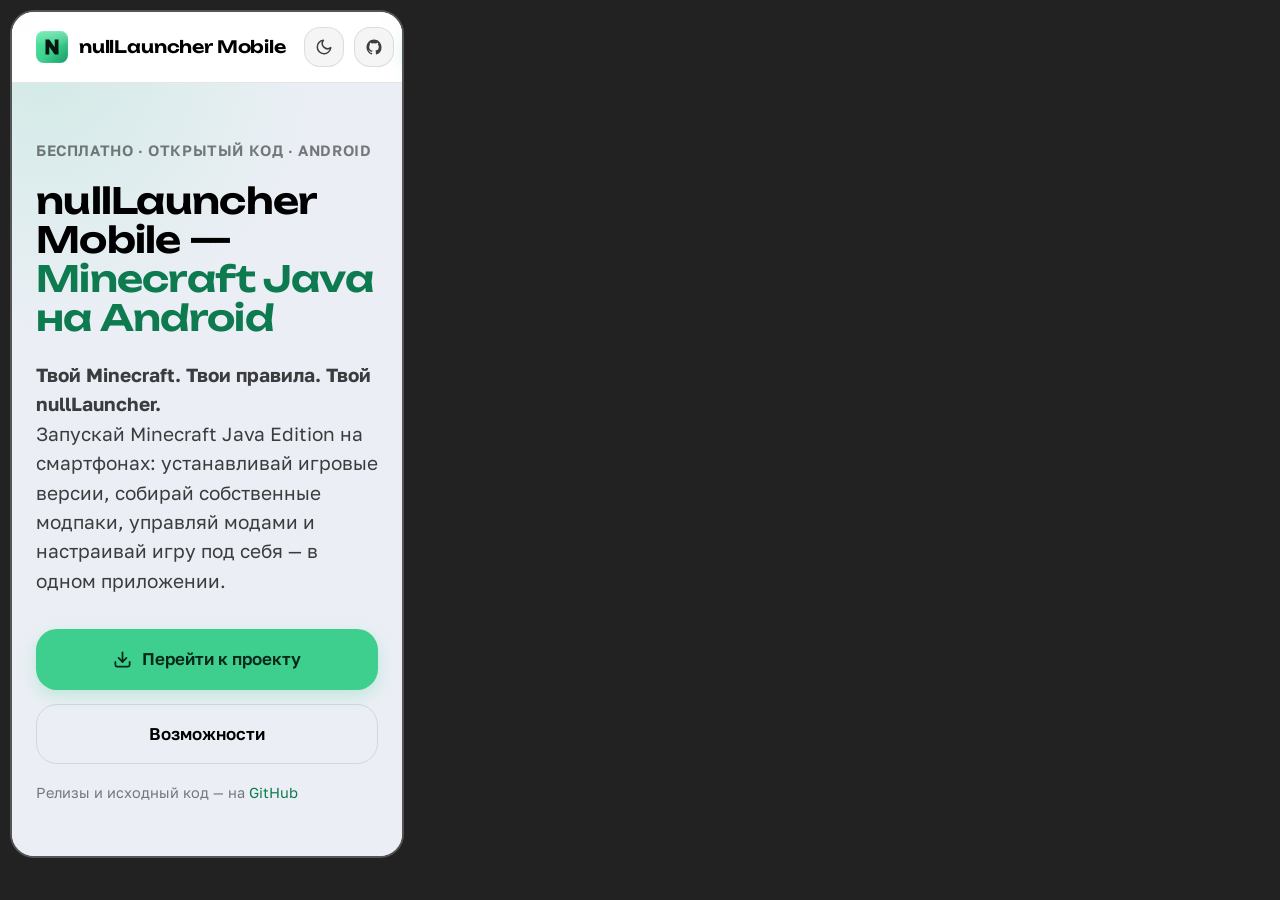
<file: docs/_test_mobile.html>
<!DOCTYPE html>
<html><head><meta charset="utf-8"><style>
body{margin:0;background:#222;display:flex;gap:10px;padding:10px;align-items:flex-start}
.phone{width:390px;height:844px;border:2px solid #555;border-radius:24px;overflow:hidden;background:#fff}
iframe{width:100%;height:100%;border:0}
</style></head><body>
<div class="phone"><iframe src="index.html"></iframe></div>
</body></html>
</file>
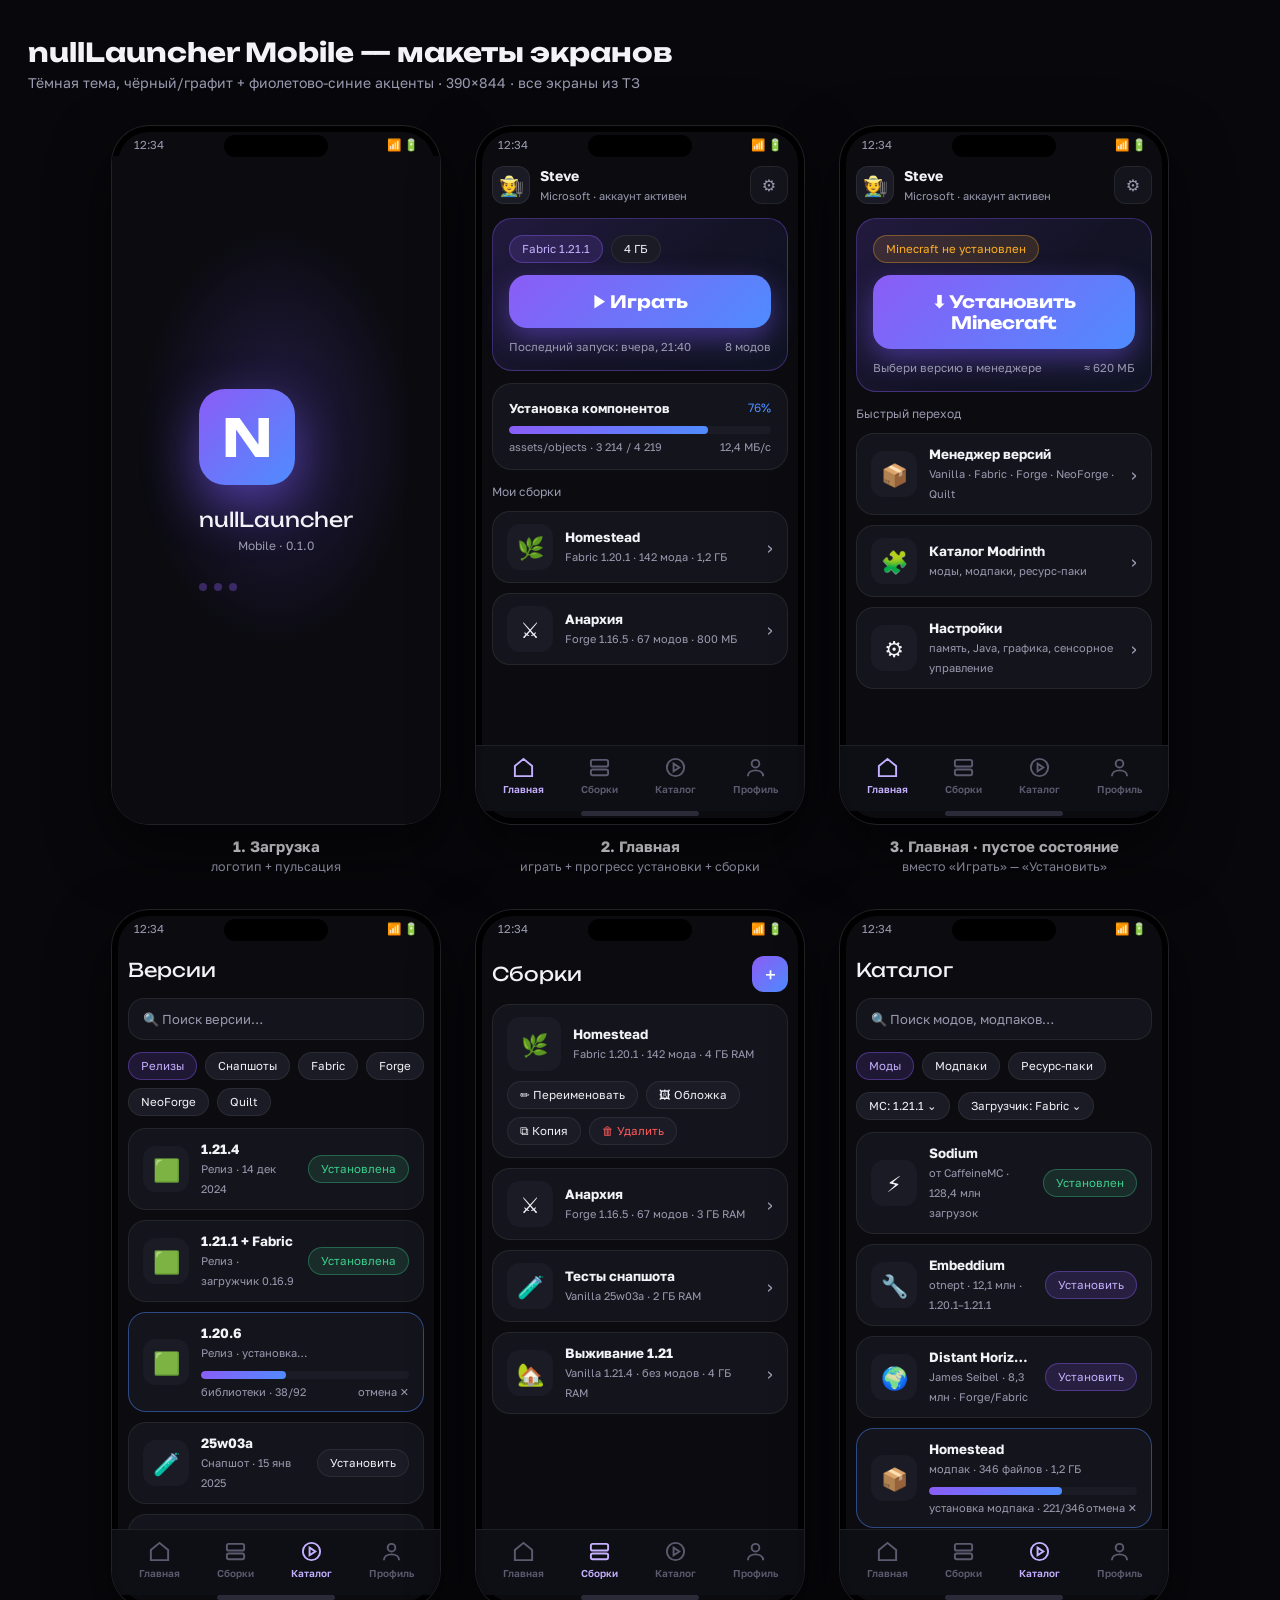
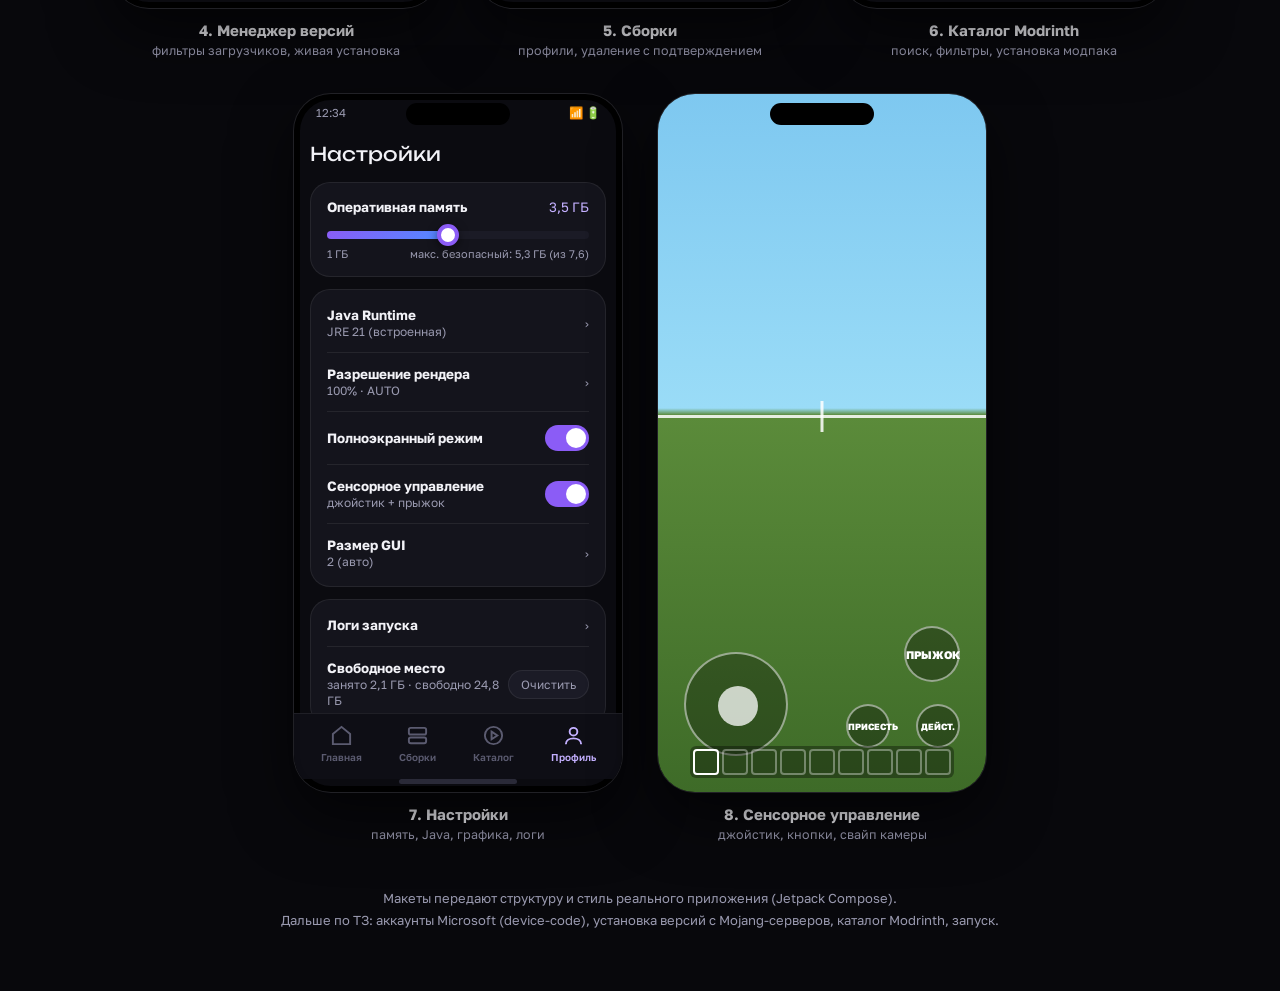
<file: docs/mockups.html>
<!DOCTYPE html>
<html lang="ru">
<head>
<meta charset="UTF-8">
<meta name="viewport" content="width=device-width, initial-scale=1">
<title>nullLauncher Mobile — макеты экранов</title>
<link href="https://fonts.googleapis.com/css2?family=Golos+Text:wght@400;500;600;700;800;900&family=Unbounded:wght@500;600;700&display=swap" rel="stylesheet">
<style>
:root{
  --bg:#0B0B10;
  --card:#14141C;
  --card2:#1B1B26;
  --line:rgba(255,255,255,.07);
  --txt:#F2F2F7;
  --mute:#9A9AB0;
  --acc:#8B5CF6;
  --acc2:#4F8CFF;
  --grad:linear-gradient(135deg,#8B5CF6 0%,#4F8CFF 100%);
  --ok:#3ECF8E;
  --warn:#FFB020;
  --err:#FF5C5C;
}
*{box-sizing:border-box;margin:0;padding:0;-webkit-tap-highlight-color:transparent}
body{
  background:#08080C;
  font-family:'Golos Text',system-ui,sans-serif;
  color:var(--txt);
  padding:36px 28px 60px;
}
h1{font-family:'Unbounded',sans-serif;font-size:26px;margin-bottom:6px}
.sub{color:var(--mute);margin-bottom:34px;font-size:14px}
.row{display:flex;flex-wrap:wrap;gap:34px;justify-content:center}
.shot{width:330px}
.cap{margin-top:12px;text-align:center}
.cap b{display:block;font-size:15px}
.cap span{color:var(--mute);font-size:12.5px}

/* ============ телефон ============ */
.phone{
  width:330px;height:700px;border-radius:38px;
  background:var(--bg);
  border:1px solid rgba(255,255,255,.09);
  box-shadow:0 24px 60px rgba(0,0,0,.6), inset 0 0 0 6px #000;
  overflow:hidden;position:relative;display:flex;flex-direction:column;
}
.notch{position:absolute;top:9px;left:50%;transform:translateX(-50%);width:104px;height:22px;border-radius:12px;background:#000;z-index:50}
.statusbar{display:flex;justify-content:space-between;align-items:center;padding:12px 22px 4px;font-size:11.5px;color:var(--mute);flex-shrink:0}
.statusbar .icons{display:flex;gap:5px;align-items:center}

/* ============ шапка ============ */
.appbar{display:flex;align-items:center;gap:10px;padding:10px 16px;flex-shrink:0}
.avatar{width:38px;height:38px;border-radius:12px;background:var(--card2);border:1px solid var(--line);display:grid;place-items:center;font-size:20px}
.appbar .who{flex:1;min-width:0}
.appbar .who b{display:block;font-size:14px}
.appbar .who span{font-size:11px;color:var(--mute)}
.ico-btn{width:38px;height:38px;border-radius:12px;background:var(--card);border:1px solid var(--line);display:grid;place-items:center;color:var(--mute);flex-shrink:0}

.body{flex:1;overflow:hidden;padding:4px 16px 0;display:flex;flex-direction:column;gap:12px}
.ttl{font-family:'Unbounded',sans-serif;font-size:19px;margin:2px 0 4px}

/* ============ карточки ============ */
.card{background:var(--card);border:1px solid var(--line);border-radius:20px;padding:16px}
.card.grad{background:linear-gradient(140deg,#221A3E 0%,#131325 55%,#101423 100%);border-color:rgba(139,92,246,.35)}
.play-btn{
  width:100%;border:0;border-radius:18px;padding:16px;font-family:'Unbounded',sans-serif;
  font-size:17px;font-weight:700;color:#fff;background:var(--grad);cursor:pointer;
  box-shadow:0 10px 28px rgba(124,92,255,.45);display:flex;align-items:center;justify-content:center;gap:10px;
}
.play-btn.off{background:linear-gradient(135deg,#3A3A4A,#2A2A38);box-shadow:none;color:var(--mute)}
.meta{display:flex;justify-content:space-between;font-size:11.5px;color:var(--mute);margin-top:12px}

.chip{display:inline-flex;align-items:center;gap:6px;background:var(--card2);border:1px solid var(--line);
  border-radius:999px;padding:6px 12px;font-size:11.5px;color:var(--txt)}
.chip.acc{background:rgba(139,92,246,.16);border-color:rgba(139,92,246,.4);color:#C4B0FF}
.chip.ok{background:rgba(62,207,142,.13);border-color:rgba(62,207,142,.35);color:var(--ok)}
.chip.warn{background:rgba(255,176,32,.13);border-color:rgba(255,176,32,.35);color:var(--warn)}

.list{display:flex;flex-direction:column;gap:10px;overflow:hidden}
.item{background:var(--card);border:1px solid var(--line);border-radius:18px;padding:12px 14px;display:flex;align-items:center;gap:12px}
.item .cover{width:46px;height:46px;border-radius:13px;background:var(--card2);display:grid;place-items:center;font-size:22px;flex-shrink:0}
.item .t{flex:1;min-width:0}
.item .t b{display:block;font-size:13.5px;white-space:nowrap;overflow:hidden;text-overflow:ellipsis}
.item .t span{font-size:11px;color:var(--mute)}
.item .go{color:var(--mute);font-size:18px}

/* ============ прогресс ============ */
.prog{height:8px;border-radius:6px;background:var(--card2);overflow:hidden;margin-top:10px}
.prog i{display:block;height:100%;border-radius:6px;background:var(--grad)}
.prog-txt{display:flex;justify-content:space-between;font-size:11px;color:var(--mute);margin-top:6px}

/* ============ поиск / фильтры ============ */
.search{display:flex;align-items:center;gap:10px;background:var(--card);border:1px solid var(--line);
  border-radius:16px;padding:12px 14px;color:var(--mute);font-size:13px}
.chips{display:flex;gap:8px;flex-wrap:wrap}

/* ============ нижняя навигация ============ */
.tabbar{
  flex-shrink:0;display:flex;justify-content:space-around;align-items:center;
  padding:10px 8px 16px;background:rgba(15,15,22,.92);border-top:1px solid var(--line);
}
.tab{display:flex;flex-direction:column;align-items:center;gap:4px;color:#5B5B70;font-size:10px;font-weight:600}
.tab.on{color:#C4B0FF}
.tab svg{width:23px;height:23px}
.home-ind{width:118px;height:5px;border-radius:3px;background:#2A2A38;margin:0 auto 8px}

/* ============ сплэш ============ */
.splash{flex:1;display:grid;place-items:center;background:radial-gradient(60% 45% at 50% 42%, rgba(124,92,255,.22), transparent 70%),var(--bg)}
.logo{width:96px;height:96px;border-radius:26px;background:var(--grad);display:grid;place-items:center;
  font-family:'Unbounded';font-size:52px;font-weight:700;color:#fff;
  box-shadow:0 20px 50px rgba(124,92,255,.5)}
.splash .nm{font-family:'Unbounded';font-size:20px;margin-top:22px}
.splash .ver{color:var(--mute);font-size:12px;margin-top:6px}
.dots{display:flex;gap:7px;margin-top:30px}
.dots i{width:8px;height:8px;border-radius:50%;background:var(--acc);opacity:.35;animation:bl 1.2s infinite}
.dots i:nth-child(2){animation-delay:.2s}.dots i:nth-child(3){animation-delay:.4s}
@keyframes bl{0%,100%{opacity:.3;transform:scale(.8)}50%{opacity:1;transform:scale(1.1)}}

/* ============ слайдер памяти ============ */
.slider{height:8px;border-radius:6px;background:var(--card2);position:relative;margin:16px 0 8px}
.slider i{position:absolute;left:0;top:0;bottom:0;width:46%;border-radius:6px;background:var(--grad)}
.slider b{position:absolute;top:50%;left:46%;transform:translate(-50%,-50%);width:22px;height:22px;border-radius:50%;
  background:#fff;border:4px solid var(--acc);box-shadow:0 3px 10px rgba(0,0,0,.5)}
.set-row{display:flex;align-items:center;justify-content:space-between;padding:13px 0;border-bottom:1px solid var(--line);font-size:13.5px}
.set-row:last-child{border:0}
.set-row span{color:var(--mute);font-size:12px}

.switch{width:44px;height:26px;border-radius:14px;background:var(--acc);position:relative;flex-shrink:0}
.switch:after{content:'';position:absolute;top:3px;right:3px;width:20px;height:20px;border-radius:50%;background:#fff}
.switch.off{background:#33333F}.switch.off:after{right:auto;left:3px}

/* ============ тач-оверлей ============ */
.game{flex:1;position:relative;background:
  linear-gradient(180deg,#7EC8F0 0%,#9ADCF7 45%,#5B8B3A 46%,#3E6B28 100%);overflow:hidden}
.joy{position:absolute;left:26px;bottom:36px;width:104px;height:104px;border-radius:50%;
  background:rgba(0,0,0,.28);border:2px solid rgba(255,255,255,.5)}
.joy:after{content:'';position:absolute;top:32px;left:32px;width:40px;height:40px;border-radius:50%;background:rgba(255,255,255,.75)}
.gbtn{position:absolute;width:56px;height:56px;border-radius:50%;background:rgba(0,0,0,.32);
  border:2px solid rgba(255,255,255,.5);display:grid;place-items:center;font-size:11px;font-weight:800;color:#fff}
.cross{position:absolute;left:0;right:0;top:46%;height:3px;background:rgba(255,255,255,.85)}
.cross:after{content:'';position:absolute;left:50%;top:-14px;width:3px;height:31px;background:rgba(255,255,255,.85);transform:translateX(-50%)}
.hotbar{position:absolute;left:50%;bottom:14px;transform:translateX(-50%);display:flex;gap:3px;
  background:rgba(0,0,0,.35);padding:3px;border-radius:6px}
.hotbar i{width:26px;height:26px;border:2px solid rgba(255,255,255,.35);border-radius:4px}
.hotbar i:first-child{border-color:#fff}

.ft-note{max-width:900px;margin:44px auto 0;color:var(--mute);font-size:13px;text-align:center;line-height:1.7}
</style>
</head>
<body>

<h1>nullLauncher Mobile — макеты экранов</h1>
<p class="sub">Тёмная тема, чёрный/графит + фиолетово-синие акценты · 390×844 · все экраны из ТЗ</p>

<div class="row">

  <!-- ==================== 1. СПЛАШ ==================== -->
  <div class="shot">
    <div class="phone">
      <div class="notch"></div>
      <div class="statusbar"><span>12:34</span><span class="icons">📶 🔋</span></div>
      <div class="splash">
        <div style="text-align:center">
          <div class="logo">N</div>
          <div class="nm">nullLauncher</div>
          <div class="ver">Mobile · 0.1.0</div>
          <div class="dots"><i></i><i></i><i></i></div>
        </div>
      </div>
    </div>
    <div class="cap"><b>1. Загрузка</b><span>логотип + пульсация</span></div>
  </div>

  <!-- ==================== 2. ГЛАВНАЯ (установлено) ==================== -->
  <div class="shot">
    <div class="phone">
      <div class="notch"></div>
      <div class="statusbar"><span>12:34</span><span class="icons">📶 🔋</span></div>
      <div class="appbar">
        <div class="avatar">🧑‍🌾</div>
        <div class="who"><b>Steve</b><span>Microsoft · аккаунт активен</span></div>
        <div class="ico-btn">⚙️</div>
      </div>
      <div class="body">
        <div class="card grad">
          <div class="chips" style="margin-bottom:12px">
            <span class="chip acc">Fabric 1.21.1</span>
            <span class="chip">4 ГБ</span>
          </div>
          <button class="play-btn">▶ Играть</button>
          <div class="meta"><span>Последний запуск: вчера, 21:40</span><span>8 модов</span></div>
        </div>
        <div class="card">
          <div style="display:flex;justify-content:space-between;font-size:12px"><b style="font-size:13px">Установка компонентов</b><span style="color:var(--acc2)">76%</span></div>
          <div class="prog"><i style="width:76%"></i></div>
          <div class="prog-txt"><span>assets/objects · 3 214 / 4 219</span><span>12,4 МБ/с</span></div>
        </div>
        <div style="font-size:12px;color:var(--mute);margin-top:2px">Мои сборки</div>
        <div class="list">
          <div class="item"><div class="cover">🌿</div><div class="t"><b>Homestead</b><span>Fabric 1.20.1 · 142 мода · 1,2 ГБ</span></div><div class="go">›</div></div>
          <div class="item"><div class="cover">⚔️</div><div class="t"><b>Анархия</b><span>Forge 1.16.5 · 67 модов · 800 МБ</span></div><div class="go">›</div></div>
        </div>
      </div>
      <div class="tabbar">
        <div class="tab on"><svg viewBox="0 0 24 24" fill="none" stroke="currentColor" stroke-width="2"><path d="M3 10.5 12 3l9 7.5V21H3z"/></svg>Главная</div>
        <div class="tab"><svg viewBox="0 0 24 24" fill="none" stroke="currentColor" stroke-width="2"><rect x="3" y="4" width="18" height="7" rx="2"/><rect x="3" y="14" width="18" height="6" rx="2"/></svg>Сборки</div>
        <div class="tab"><svg viewBox="0 0 24 24" fill="none" stroke="currentColor" stroke-width="2"><circle cx="12" cy="12" r="9"/><path d="m10 8 6 4-6 4z"/></svg>Каталог</div>
        <div class="tab"><svg viewBox="0 0 24 24" fill="none" stroke="currentColor" stroke-width="2"><circle cx="12" cy="8" r="4"/><path d="M4 21c0-4 4-6 8-6s8 2 8 6"/></svg>Профиль</div>
      </div>
      <div class="home-ind"></div>
    </div>
    <div class="cap"><b>2. Главная</b><span>играть + прогресс установки + сборки</span></div>
  </div>

  <!-- ==================== 3. ГЛАВНАЯ (не установлено) ==================== -->
  <div class="shot">
    <div class="phone">
      <div class="notch"></div>
      <div class="statusbar"><span>12:34</span><span class="icons">📶 🔋</span></div>
      <div class="appbar">
        <div class="avatar">🧑‍🌾</div>
        <div class="who"><b>Steve</b><span>Microsoft · аккаунт активен</span></div>
        <div class="ico-btn">⚙️</div>
      </div>
      <div class="body">
        <div class="card grad">
          <div class="chips" style="margin-bottom:12px">
            <span class="chip warn">Minecraft не установлен</span>
          </div>
          <button class="play-btn">⬇ Установить Minecraft</button>
          <div class="meta"><span>Выбери версию в менеджере</span><span>≈ 620 МБ</span></div>
        </div>
        <div style="font-size:12px;color:var(--mute);margin-top:2px">Быстрый переход</div>
        <div class="list">
          <div class="item"><div class="cover">📦</div><div class="t"><b>Менеджер версий</b><span>Vanilla · Fabric · Forge · NeoForge · Quilt</span></div><div class="go">›</div></div>
          <div class="item"><div class="cover">🧩</div><div class="t"><b>Каталог Modrinth</b><span>моды, модпаки, ресурс-паки</span></div><div class="go">›</div></div>
          <div class="item"><div class="cover">⚙️</div><div class="t"><b>Настройки</b><span>память, Java, графика, сенсорное управление</span></div><div class="go">›</div></div>
        </div>
      </div>
      <div class="tabbar">
        <div class="tab on"><svg viewBox="0 0 24 24" fill="none" stroke="currentColor" stroke-width="2"><path d="M3 10.5 12 3l9 7.5V21H3z"/></svg>Главная</div>
        <div class="tab"><svg viewBox="0 0 24 24" fill="none" stroke="currentColor" stroke-width="2"><rect x="3" y="4" width="18" height="7" rx="2"/><rect x="3" y="14" width="18" height="6" rx="2"/></svg>Сборки</div>
        <div class="tab"><svg viewBox="0 0 24 24" fill="none" stroke="currentColor" stroke-width="2"><circle cx="12" cy="12" r="9"/><path d="m10 8 6 4-6 4z"/></svg>Каталог</div>
        <div class="tab"><svg viewBox="0 0 24 24" fill="none" stroke="currentColor" stroke-width="2"><circle cx="12" cy="8" r="4"/><path d="M4 21c0-4 4-6 8-6s8 2 8 6"/></svg>Профиль</div>
      </div>
      <div class="home-ind"></div>
    </div>
    <div class="cap"><b>3. Главная · пустое состояние</b><span>вместо «Играть» — «Установить»</span></div>
  </div>

  <!-- ==================== 4. МЕНЕДЖЕР ВЕРСИЙ ==================== -->
  <div class="shot">
    <div class="phone">
      <div class="notch"></div>
      <div class="statusbar"><span>12:34</span><span class="icons">📶 🔋</span></div>
      <div class="body" style="padding-top:16px">
        <div class="ttl">Версии</div>
        <div class="search">🔍 Поиск версии…</div>
        <div class="chips">
          <span class="chip acc">Релизы</span>
          <span class="chip">Снапшоты</span>
          <span class="chip">Fabric</span>
          <span class="chip">Forge</span>
          <span class="chip">NeoForge</span>
          <span class="chip">Quilt</span>
        </div>
        <div class="list" style="overflow:auto">
          <div class="item"><div class="cover">🟩</div><div class="t"><b>1.21.4</b><span>Релиз · 14 дек 2024</span></div><span class="chip ok">Установлена</span></div>
          <div class="item"><div class="cover">🟩</div><div class="t"><b>1.21.1 + Fabric</b><span>Релиз · загружчик 0.16.9</span></div><span class="chip ok">Установлена</span></div>
          <div class="item" style="border-color:rgba(79,140,255,.45)">
            <div class="cover">🟩</div>
            <div class="t" style="flex:1">
              <b>1.20.6</b><span>Релиз · установка…</span>
              <div class="prog"><i style="width:41%"></i></div>
              <div class="prog-txt"><span>библиотеки · 38/92</span><span>отмена ✕</span></div>
            </div>
          </div>
          <div class="item"><div class="cover">🧪</div><div class="t"><b>25w03a</b><span>Снапшот · 15 янв 2025</span></div><span class="chip">Установить</span></div>
          <div class="item"><div class="cover">🟩</div><div class="t"><b>1.20.1 + Forge</b><span>Релиз · загружчик 47.3.0</span></div><span class="chip">Установить</span></div>
        </div>
      </div>
      <div class="tabbar">
        <div class="tab"><svg viewBox="0 0 24 24" fill="none" stroke="currentColor" stroke-width="2"><path d="M3 10.5 12 3l9 7.5V21H3z"/></svg>Главная</div>
        <div class="tab"><svg viewBox="0 0 24 24" fill="none" stroke="currentColor" stroke-width="2"><rect x="3" y="4" width="18" height="7" rx="2"/><rect x="3" y="14" width="18" height="6" rx="2"/></svg>Сборки</div>
        <div class="tab on"><svg viewBox="0 0 24 24" fill="none" stroke="currentColor" stroke-width="2"><circle cx="12" cy="12" r="9"/><path d="m10 8 6 4-6 4z"/></svg>Каталог</div>
        <div class="tab"><svg viewBox="0 0 24 24" fill="none" stroke="currentColor" stroke-width="2"><circle cx="12" cy="8" r="4"/><path d="M4 21c0-4 4-6 8-6s8 2 8 6"/></svg>Профиль</div>
      </div>
      <div class="home-ind"></div>
    </div>
    <div class="cap"><b>4. Менеджер версий</b><span>фильтры загрузчиков, живая установка</span></div>
  </div>

  <!-- ==================== 5. СБОРКИ ==================== -->
  <div class="shot">
    <div class="phone">
      <div class="notch"></div>
      <div class="statusbar"><span>12:34</span><span class="icons">📶 🔋</span></div>
      <div class="body" style="padding-top:16px">
        <div style="display:flex;align-items:center;justify-content:space-between">
          <div class="ttl" style="margin:0">Сборки</div>
          <div class="ico-btn" style="background:var(--grad);color:#fff;border:0;width:36px;height:36px;font-size:20px">+</div>
        </div>
        <div class="list" style="overflow:auto">
          <div class="item" style="align-items:flex-start;flex-direction:column;gap:10px">
            <div style="display:flex;gap:12px;align-items:center;width:100%">
              <div class="cover" style="width:54px;height:54px">🌿</div>
              <div class="t"><b>Homestead</b><span>Fabric 1.20.1 · 142 мода · 4 ГБ RAM</span></div>
            </div>
            <div class="chips" style="width:100%">
              <span class="chip">✏️ Переименовать</span><span class="chip">🖼 Обложка</span><span class="chip">⧉ Копия</span><span class="chip" style="color:var(--err)">🗑 Удалить</span>
            </div>
          </div>
          <div class="item"><div class="cover">⚔️</div><div class="t"><b>Анархия</b><span>Forge 1.16.5 · 67 модов · 3 ГБ RAM</span></div><div class="go">›</div></div>
          <div class="item"><div class="cover">🧪</div><div class="t"><b>Тесты снапшота</b><span>Vanilla 25w03a · 2 ГБ RAM</span></div><div class="go">›</div></div>
          <div class="item"><div class="cover">🏡</div><div class="t"><b>Выживание 1.21</b><span>Vanilla 1.21.4 · без модов · 4 ГБ RAM</span></div><div class="go">›</div></div>
        </div>
      </div>
      <div class="tabbar">
        <div class="tab"><svg viewBox="0 0 24 24" fill="none" stroke="currentColor" stroke-width="2"><path d="M3 10.5 12 3l9 7.5V21H3z"/></svg>Главная</div>
        <div class="tab on"><svg viewBox="0 0 24 24" fill="none" stroke="currentColor" stroke-width="2"><rect x="3" y="4" width="18" height="7" rx="2"/><rect x="3" y="14" width="18" height="6" rx="2"/></svg>Сборки</div>
        <div class="tab"><svg viewBox="0 0 24 24" fill="none" stroke="currentColor" stroke-width="2"><circle cx="12" cy="12" r="9"/><path d="m10 8 6 4-6 4z"/></svg>Каталог</div>
        <div class="tab"><svg viewBox="0 0 24 24" fill="none" stroke="currentColor" stroke-width="2"><circle cx="12" cy="8" r="4"/><path d="M4 21c0-4 4-6 8-6s8 2 8 6"/></svg>Профиль</div>
      </div>
      <div class="home-ind"></div>
    </div>
    <div class="cap"><b>5. Сборки</b><span>профили, удаление с подтверждением</span></div>
  </div>

  <!-- ==================== 6. КАТАЛОГ MODRINTH ==================== -->
  <div class="shot">
    <div class="phone">
      <div class="notch"></div>
      <div class="statusbar"><span>12:34</span><span class="icons">📶 🔋</span></div>
      <div class="body" style="padding-top:16px">
        <div class="ttl">Каталог</div>
        <div class="search">🔍 Поиск модов, модпаков…</div>
        <div class="chips">
          <span class="chip acc">Моды</span><span class="chip">Модпаки</span><span class="chip">Ресурс-паки</span>
        </div>
        <div class="chips">
          <span class="chip">MC: 1.21.1 ⌄</span><span class="chip">Загрузчик: Fabric ⌄</span>
        </div>
        <div class="list" style="overflow:auto">
          <div class="item"><div class="cover">⚡</div><div class="t"><b>Sodium</b><span>от CaffeineMC · 128,4 млн загрузок</span></div><span class="chip ok">Установлен</span></div>
          <div class="item"><div class="cover">🔧</div><div class="t"><b>Embeddium</b><span>otnept · 12,1 млн · 1.20.1–1.21.1</span></div><span class="chip acc">Установить</span></div>
          <div class="item"><div class="cover">🌍</div><div class="t"><b>Distant Horizons</b><span>James Seibel · 8,3 млн · Forge/Fabric</span></div><span class="chip acc">Установить</span></div>
          <div class="item" style="border-color:rgba(79,140,255,.45)">
            <div class="cover">📦</div>
            <div class="t"><b>Homestead</b><span>модпак · 346 файлов · 1,2 ГБ</span>
              <div class="prog"><i style="width:64%"></i></div>
              <div class="prog-txt"><span>установка модпака · 221/346</span><span>отмена ✕</span></div>
            </div>
          </div>
        </div>
      </div>
      <div class="tabbar">
        <div class="tab"><svg viewBox="0 0 24 24" fill="none" stroke="currentColor" stroke-width="2"><path d="M3 10.5 12 3l9 7.5V21H3z"/></svg>Главная</div>
        <div class="tab"><svg viewBox="0 0 24 24" fill="none" stroke="currentColor" stroke-width="2"><rect x="3" y="4" width="18" height="7" rx="2"/><rect x="3" y="14" width="18" height="6" rx="2"/></svg>Сборки</div>
        <div class="tab on"><svg viewBox="0 0 24 24" fill="none" stroke="currentColor" stroke-width="2"><circle cx="12" cy="12" r="9"/><path d="m10 8 6 4-6 4z"/></svg>Каталог</div>
        <div class="tab"><svg viewBox="0 0 24 24" fill="none" stroke="currentColor" stroke-width="2"><circle cx="12" cy="8" r="4"/><path d="M4 21c0-4 4-6 8-6s8 2 8 6"/></svg>Профиль</div>
      </div>
      <div class="home-ind"></div>
    </div>
    <div class="cap"><b>6. Каталог Modrinth</b><span>поиск, фильтры, установка модпака</span></div>
  </div>

  <!-- ==================== 7. НАСТРОЙКИ ==================== -->
  <div class="shot">
    <div class="phone">
      <div class="notch"></div>
      <div class="statusbar"><span>12:34</span><span class="icons">📶 🔋</span></div>
      <div class="body" style="padding-top:16px">
        <div class="ttl">Настройки</div>
        <div class="card">
          <div style="display:flex;justify-content:space-between;font-size:13.5px"><b>Оперативная память</b><span style="color:#C4B0FF">3,5 ГБ</span></div>
          <div class="slider"><i></i><b></b></div>
          <div class="prog-txt"><span>1 ГБ</span><span>макс. безопасный: 5,3 ГБ (из 7,6)</span></div>
        </div>
        <div class="card" style="padding:4px 16px">
          <div class="set-row"><div><b>Java Runtime</b><br><span>JRE 21 (встроенная)</span></div><span style="color:var(--mute)">›</span></div>
          <div class="set-row"><div><b>Разрешение рендера</b><br><span>100% · AUTO</span></div><span style="color:var(--mute)">›</span></div>
          <div class="set-row"><div><b>Полноэкранный режим</b></div><div class="switch"></div></div>
          <div class="set-row"><div><b>Сенсорное управление</b><br><span>джойстик + прыжок</span></div><div class="switch"></div></div>
          <div class="set-row"><div><b>Размер GUI</b><br><span>2 (авто)</span></div><span style="color:var(--mute)">›</span></div>
        </div>
        <div class="card" style="padding:4px 16px">
          <div class="set-row"><div><b>Логи запуска</b></div><span style="color:var(--mute)">›</span></div>
          <div class="set-row"><div><b>Свободное место</b><br><span>занято 2,1 ГБ · свободно 24,8 ГБ</span></div><span class="chip">Очистить</span></div>
        </div>
      </div>
      <div class="tabbar">
        <div class="tab"><svg viewBox="0 0 24 24" fill="none" stroke="currentColor" stroke-width="2"><path d="M3 10.5 12 3l9 7.5V21H3z"/></svg>Главная</div>
        <div class="tab"><svg viewBox="0 0 24 24" fill="none" stroke="currentColor" stroke-width="2"><rect x="3" y="4" width="18" height="7" rx="2"/><rect x="3" y="14" width="18" height="6" rx="2"/></svg>Сборки</div>
        <div class="tab"><svg viewBox="0 0 24 24" fill="none" stroke="currentColor" stroke-width="2"><circle cx="12" cy="12" r="9"/><path d="m10 8 6 4-6 4z"/></svg>Каталог</div>
        <div class="tab on"><svg viewBox="0 0 24 24" fill="none" stroke="currentColor" stroke-width="2"><circle cx="12" cy="8" r="4"/><path d="M4 21c0-4 4-6 8-6s8 2 8 6"/></svg>Профиль</div>
      </div>
      <div class="home-ind"></div>
    </div>
    <div class="cap"><b>7. Настройки</b><span>память, Java, графика, логи</span></div>
  </div>

  <!-- ==================== 8. ТАЧ-ОВЕРЛЕЙ ==================== -->
  <div class="shot">
    <div class="phone">
      <div class="notch"></div>
      <div class="game">
        <div class="cross"></div>
        <div class="joy"></div>
        <div class="gbtn" style="right:26px;bottom:110px">ПРЫЖОК</div>
        <div class="gbtn" style="right:96px;bottom:44px;width:44px;height:44px;font-size:9px">ПРИСЕСТЬ</div>
        <div class="gbtn" style="right:26px;bottom:44px;width:44px;height:44px;font-size:9px">ДЕЙСТ.</div>
        <div class="hotbar"><i></i><i></i><i></i><i></i><i></i><i></i><i></i><i></i><i></i></div>
      </div>
    </div>
    <div class="cap"><b>8. Сенсорное управление</b><span>джойстик, кнопки, свайп камеры</span></div>
  </div>

</div>

<p class="ft-note">Макеты передают структуру и стиль реального приложения (Jetpack Compose).<br>
Дальше по ТЗ: аккаунты Microsoft (device-code), установка версий с Mojang-серверов, каталог Modrinth, запуск.</p>

</body>
</html>
</file>
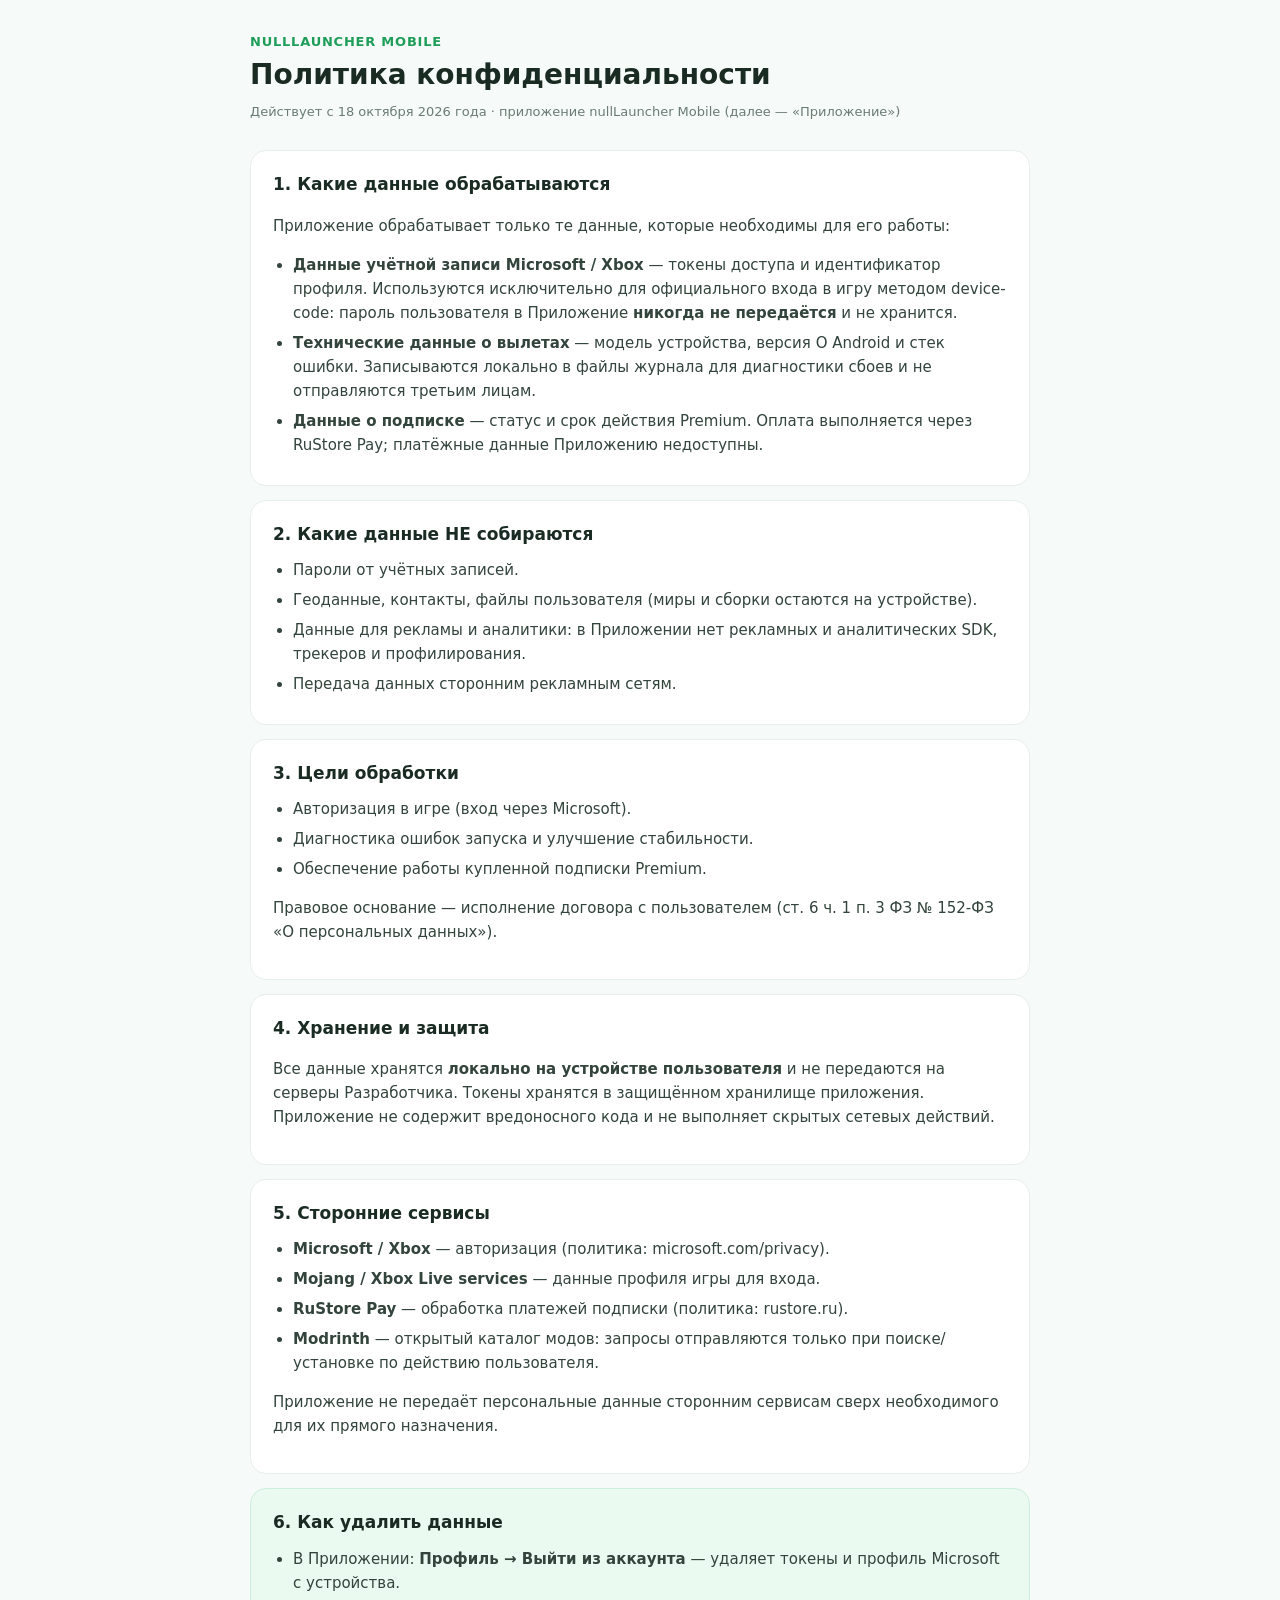
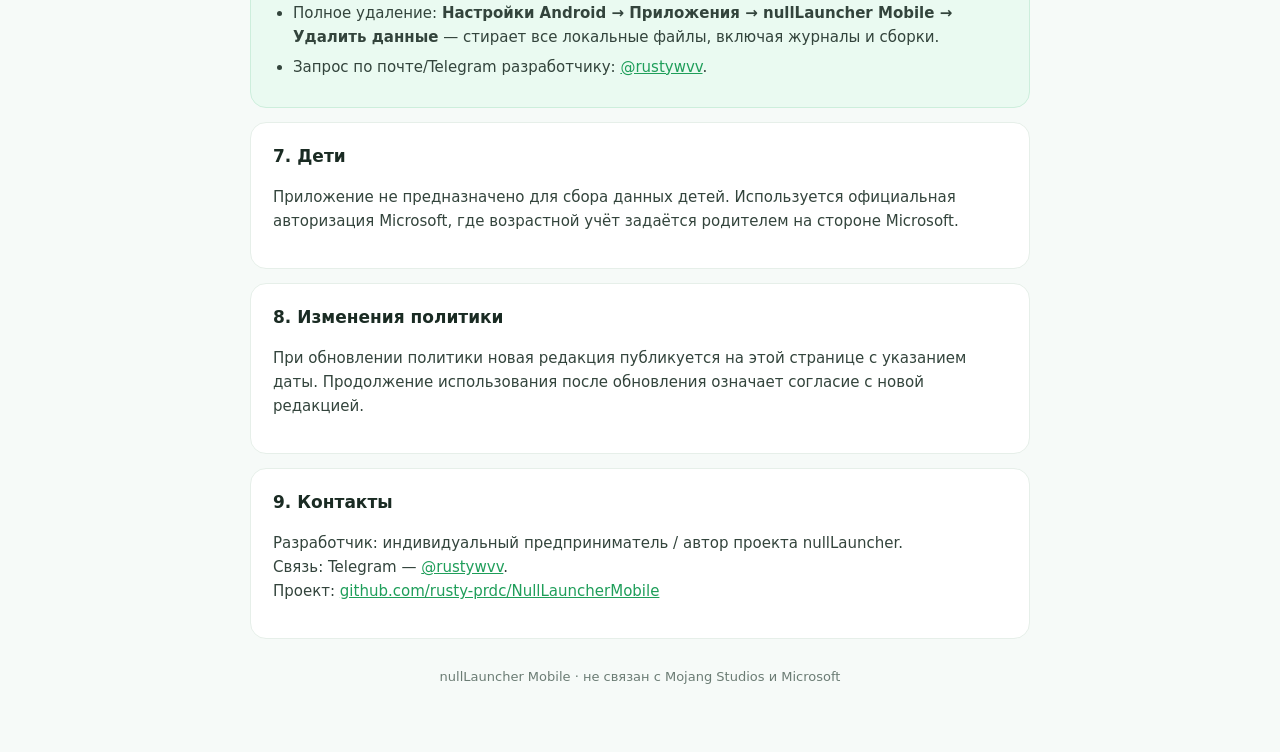
<file: docs/privacy.html>
<!DOCTYPE html>
<html lang="ru">
<head>
  <meta charset="utf-8">
  <meta name="viewport" content="width=device-width, initial-scale=1">
  <title>Политика конфиденциальности — nullLauncher Mobile</title>
  <meta name="description" content="Политика конфиденциальности приложения nullLauncher Mobile: какие данные обрабатываются, зачем и как их удалить.">
  <style>
    :root { --acc: #2FBF71; --acc2: #1f9e5a; --text: #1a2b23; --mute: #6b7c74; --bg: #f6faf8; --card: #ffffff; }
    * { box-sizing: border-box; }
    body { margin: 0; font-family: system-ui, -apple-system, "Segoe UI", Roboto, sans-serif; background: var(--bg); color: var(--text); line-height: 1.6; }
    .wrap { max-width: 820px; margin: 0 auto; padding: 32px 20px 64px; }
    h1 { font-size: 28px; margin: 0 0 4px; }
    .kick { color: var(--acc2); font-weight: 600; font-size: 13px; text-transform: uppercase; letter-spacing: .06em; }
    .meta { color: var(--mute); font-size: 13px; margin-bottom: 28px; }
    section { background: var(--card); border: 1px solid #e6efe9; border-radius: 16px; padding: 20px 22px; margin-bottom: 14px; }
    h2 { font-size: 17px; margin: 0 0 10px; }
    p, li { font-size: 15px; color: #33443c; }
    ul { margin: 8px 0; padding-left: 20px; }
    li { margin-bottom: 6px; }
    .hi { background: #eafaf1; border-color: #cdeedc; }
    a { color: var(--acc2); }
    footer { text-align: center; color: var(--mute); font-size: 13px; margin-top: 28px; }
  </style>
</head>
<body>
  <div class="wrap">
    <div class="kick">nullLauncher Mobile</div>
    <h1>Политика конфиденциальности</h1>
    <div class="meta">Действует с 18 октября 2026 года · приложение nullLauncher Mobile (далее — «Приложение»)</div>

    <section>
      <h2>1. Какие данные обрабатываются</h2>
      <p>Приложение обрабатывает только те данные, которые необходимы для его работы:</p>
      <ul>
        <li><strong>Данные учётной записи Microsoft / Xbox</strong> — токены доступа и идентификатор профиля. Используются исключительно для официального входа в игру методом device-code: пароль пользователя в Приложение <strong>никогда не передаётся</strong> и не хранится.</li>
        <li><strong>Технические данные о вылетах</strong> — модель устройства, версия О Android и стек ошибки. Записываются локально в файлы журнала для диагностики сбоев и не отправляются третьим лицам.</li>
        <li><strong>Данные о подписке</strong> — статус и срок действия Premium. Оплата выполняется через RuStore Pay; платёжные данные Приложению недоступны.</li>
      </ul>
    </section>

    <section>
      <h2>2. Какие данные НЕ собираются</h2>
      <ul>
        <li>Пароли от учётных записей.</li>
        <li>Геоданные, контакты, файлы пользователя (миры и сборки остаются на устройстве).</li>
        <li>Данные для рекламы и аналитики: в Приложении нет рекламных и аналитических SDK, трекеров и профилирования.</li>
        <li>Передача данных сторонним рекламным сетям.</li>
      </ul>
    </section>

    <section>
      <h2>3. Цели обработки</h2>
      <ul>
        <li>Авторизация в игре (вход через Microsoft).</li>
        <li>Диагностика ошибок запуска и улучшение стабильности.</li>
        <li>Обеспечение работы купленной подписки Premium.</li>
      </ul>
      <p>Правовое основание — исполнение договора с пользователем (ст. 6 ч. 1 п. 3 ФЗ № 152-ФЗ «О персональных данных»).</p>
    </section>

    <section>
      <h2>4. Хранение и защита</h2>
      <p>Все данные хранятся <strong>локально на устройстве пользователя</strong> и не передаются на серверы Разработчика. Токены хранятся в защищённом хранилище приложения. Приложение не содержит вредоносного кода и не выполняет скрытых сетевых действий.</p>
    </section>

    <section>
      <h2>5. Сторонние сервисы</h2>
      <ul>
        <li><strong>Microsoft / Xbox</strong> — авторизация (политика: microsoft.com/privacy).</li>
        <li><strong>Mojang / Xbox Live services</strong> — данные профиля игры для входа.</li>
        <li><strong>RuStore Pay</strong> — обработка платежей подписки (политика: rustore.ru).</li>
        <li><strong>Modrinth</strong> — открытый каталог модов: запросы отправляются только при поиске/установке по действию пользователя.</li>
      </ul>
      <p>Приложение не передаёт персональные данные сторонним сервисам сверх необходимого для их прямого назначения.</p>
    </section>

    <section class="hi">
      <h2>6. Как удалить данные</h2>
      <ul>
        <li>В Приложении: <strong>Профиль → Выйти из аккаунта</strong> — удаляет токены и профиль Microsoft с устройства.</li>
        <li>Полное удаление: <strong>Настройки Android → Приложения → nullLauncher Mobile → Удалить данные</strong> — стирает все локальные файлы, включая журналы и сборки.</li>
        <li>Запрос по почте/Telegram разработчику: <a href="https://t.me/rustywvv">@rustywvv</a>.</li>
      </ul>
    </section>

    <section>
      <h2>7. Дети</h2>
      <p>Приложение не предназначено для сбора данных детей. Используется официальная авторизация Microsoft, где возрастной учёт задаётся родителем на стороне Microsoft.</p>
    </section>

    <section>
      <h2>8. Изменения политики</h2>
      <p>При обновлении политики новая редакция публикуется на этой странице с указанием даты. Продолжение использования после обновления означает согласие с новой редакцией.</p>
    </section>

    <section>
      <h2>9. Контакты</h2>
      <p>Разработчик: индивидуальный предприниматель / автор проекта nullLauncher.<br>
      Связь: Telegram — <a href="https://t.me/rustywvv">@rustywvv</a>.<br>
      Проект: <a href="https://github.com/rusty-prdc/NullLauncherMobile">github.com/rusty-prdc/NullLauncherMobile</a></p>
    </section>

    <footer>nullLauncher Mobile · не связан с Mojang Studios и Microsoft</footer>
  </div>
</body>
</html>
</file>
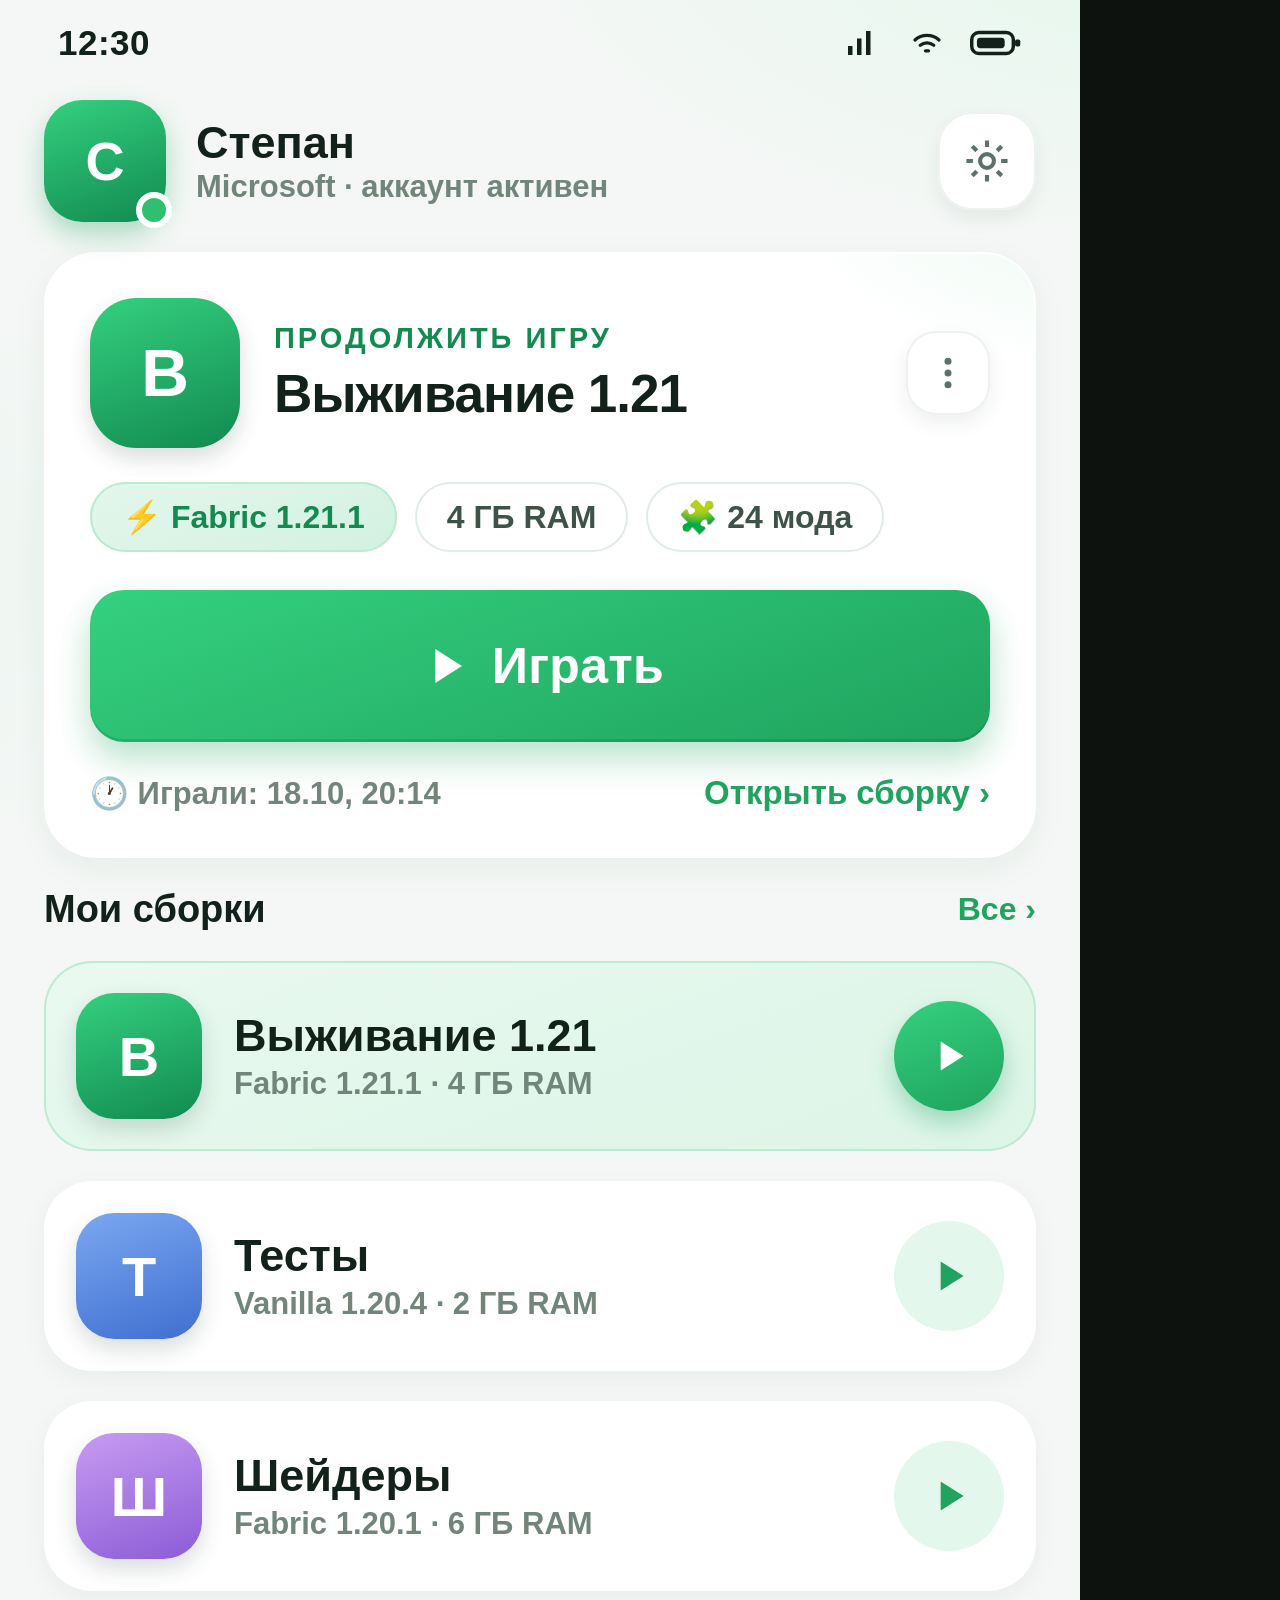
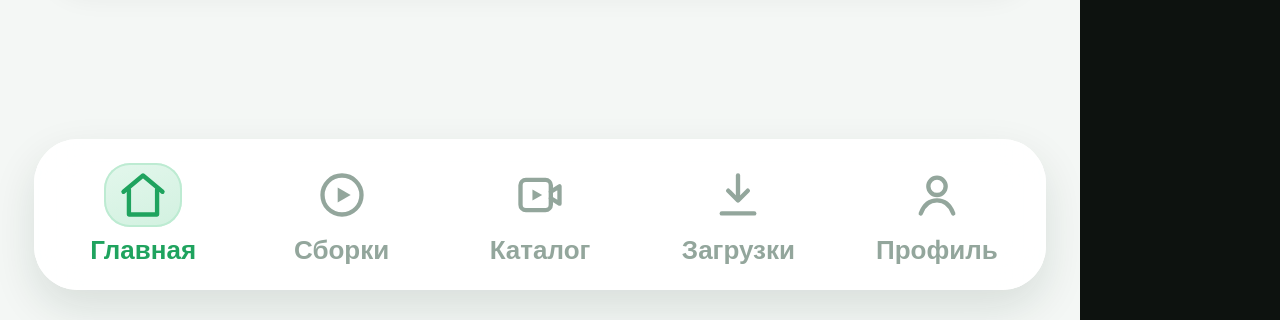
<file: store/screenshots/app.html>
<!DOCTYPE html>
<html lang="ru">
<head>
<meta charset="utf-8">
<title>nullLauncher Mobile — app visual</title>
<style>
* { margin:0; padding:0; box-sizing:border-box; -webkit-font-smoothing:antialiased; }
body { background:#0d120f; }
.shot { width:1080px; height:1920px; background:
   radial-gradient(1200px 600px at 110% -5%, #E3F7EC 0%, rgba(227,247,236,0) 55%),
   radial-gradient(900px 500px at -10% 30%, #EDF6F1 0%, rgba(237,246,241,0) 50%),
   #F4F7F5;
  color:#12211A; font-family:"Inter","Segoe UI",Roboto,"Helvetica Neue",Arial,sans-serif;
  position:relative; overflow:hidden; display:flex; flex-direction:column; }
.screen { display:none; flex-direction:column; height:100%; }
.screen.on { display:flex; }

/* ---------- статус-бар ---------- */
.status { height:86px; display:flex; align-items:center; justify-content:space-between;
  padding:0 58px; font-size:35px; font-weight:800; flex:none; letter-spacing:.5px; }
.sicons { display:flex; gap:22px; align-items:center; }

.content { flex:1; padding:14px 44px 0; display:flex; flex-direction:column; gap:30px; overflow:hidden; }

/* ---------- нижнее меню (плавающее) ---------- */
.navwrap { flex:none; padding:18px 34px 30px; }
.nav { background:rgba(255,255,255,.92); backdrop-filter:blur(24px);
  border-radius:44px; padding:18px 10px; display:flex; justify-content:space-between;
  box-shadow:0 18px 44px rgba(18,49,33,.12), inset 0 0 0 2px rgba(255,255,255,.9); }
.tab { flex:1; display:flex; flex-direction:column; align-items:center; gap:8px;
  color:#93A69C; font-size:26px; font-weight:700; padding:6px 0; }
.tab .ico { width:78px; height:64px; border-radius:26px; display:flex; align-items:center; justify-content:center;
  transition:all .2s; }
.tab svg { width:52px; height:52px; }
.tab.on { color:#1FA35E; }
.tab.on .ico { background:linear-gradient(160deg,#E3F7EC,#D2F1E0); box-shadow:inset 0 0 0 2px #BDEBD2; }

/* ---------- базовые блоки ---------- */
.card { background:#fff; border-radius:52px; padding:44px;
  box-shadow:0 10px 34px rgba(18,49,33,.055), inset 0 0 0 2px rgba(255,255,255,.9); }
.btn { background:linear-gradient(160deg,#34D07F,#1FA35E); color:#fff; border-radius:34px; height:152px;
  display:flex; align-items:center; justify-content:center; gap:18px; font-size:50px; font-weight:800;
  box-shadow:0 16px 34px rgba(31,163,94,.32), inset 0 -3px 0 rgba(0,0,0,.10); letter-spacing:.3px; }
.btn.ghost { background:#fff; color:#12211A; border:3px solid #E2ECE6; box-shadow:0 6px 18px rgba(18,49,33,.05); }
.btn.mid { height:118px; font-size:37px; border-radius:30px; }
.chip { background:#fff; color:#3D5348; border-radius:999px; padding:16px 32px; font-size:32px; font-weight:700;
  display:inline-flex; align-items:center; gap:12px; box-shadow:inset 0 0 0 2px #E2ECE6; }
.chip.on { background:linear-gradient(160deg,#E3F7EC,#D2F1E0); color:#128A50; box-shadow:inset 0 0 0 2px #BDEBD2; }
.mute { color:#72857B; }
.green { color:#1FA35E; }
.hdr { font-size:60px; font-weight:900; letter-spacing:-1.5px; }
.sub { font-size:32px; color:#72857B; font-weight:600; }
.hrow { display:flex; align-items:center; justify-content:space-between; }
.icobtn { width:98px; height:98px; border-radius:34px; background:#fff; display:flex; align-items:center;
  justify-content:center; color:#5E7168; box-shadow:0 8px 20px rgba(18,49,33,.07), inset 0 0 0 2px #EDF2EF; }
.avatar { border-radius:38px; background:linear-gradient(160deg,#34D07F,#128A50); display:flex; align-items:center;
  justify-content:center; color:#fff; font-weight:900; box-shadow:0 12px 26px rgba(31,163,94,.35); position:relative; }
.avatar .dot { position:absolute; right:-6px; bottom:-6px; width:36px; height:36px; border-radius:50%;
  background:#2FBF71; border:6px solid #fff; }
.progress { height:16px; border-radius:8px; background:#E7EFEA; overflow:hidden; }
.progress i { display:block; height:100%; border-radius:8px; background:linear-gradient(90deg,#34D07F,#128A50); }
.slider { display:flex; align-items:center; gap:26px; }
.strack { flex:1; height:12px; border-radius:6px; background:#E7EFEA; position:relative; }
.strack i { position:absolute; left:0; top:0; height:100%; border-radius:6px; background:linear-gradient(90deg,#34D07F,#1FA35E); }
.strack b { position:absolute; top:50%; width:52px; height:52px; border-radius:50%; background:#fff;
  border:4px solid #2FBF71; transform:translate(-50%,-50%); box-shadow:0 6px 14px rgba(18,49,33,.18); }
.sect { display:flex; align-items:center; justify-content:space-between; }
.sect .t { font-size:38px; font-weight:800; }
.back { display:flex; align-items:center; gap:26px; }

/* сборки */
.inst { display:flex; align-items:center; gap:32px; background:#fff; border-radius:48px; padding:32px;
  box-shadow:0 8px 26px rgba(18,49,33,.05); }
.inst.act { background:linear-gradient(160deg,#E9F9F0,#DCF5E7); box-shadow:inset 0 0 0 2px #BDEBD2; }
.instico { width:126px; height:126px; border-radius:38px; display:flex; align-items:center; justify-content:center;
  font-size:56px; font-weight:900; color:#fff; flex:none; box-shadow:0 10px 22px rgba(18,49,33,.16); }
.play { width:110px; height:110px; border-radius:50%; background:#E3F7EC; display:flex; align-items:center;
  justify-content:center; color:#1FA35E; flex:none; }
.play.solid { background:linear-gradient(160deg,#34D07F,#1FA35E); color:#fff; box-shadow:0 12px 24px rgba(31,163,94,.35); }

/* мод-карточки */
.mod { display:flex; align-items:center; gap:32px; background:#fff; border-radius:48px; padding:34px;
  box-shadow:0 8px 26px rgba(18,49,33,.05); }
.modico { width:122px; height:122px; border-radius:36px; display:flex; align-items:center; justify-content:center; flex:none;
  box-shadow:0 10px 22px rgba(18,49,33,.18); }
.stars { color:#F5B93B; font-size:28px; letter-spacing:2px; }
.badge { font-size:26px; font-weight:800; padding:8px 20px; border-radius:999px; background:#EDF2EF; color:#5E7168; }
</style>
</head>
<body>
<div class="shot">

<!-- ================= ГЛАВНАЯ ================= -->
<section class="screen" id="scr-home">
  <div class="status"><span>12:30</span><div class="sicons" data-si></div></div>
  <div class="content">
    <div class="hrow">
      <div style="display:flex;align-items:center;gap:30px">
        <div class="avatar" style="width:122px;height:122px;font-size:54px">С<span class="dot"></span></div>
        <div><div style="font-size:45px;font-weight:900">Степан</div>
        <div class="sub" style="font-size:31px">Microsoft · аккаунт активен</div></div>
      </div>
      <div class="icobtn"><svg width="52" height="52" viewBox="0 0 24 24" fill="none" stroke="currentColor" stroke-width="1.9"><circle cx="12" cy="12" r="3.2"/><path d="M12 2.5v3M12 18.5v3M2.5 12h3M18.5 12h3M5.2 5.2l2.1 2.1M16.7 16.7l2.1 2.1M18.8 5.2l-2.1 2.1M7.3 16.7l-2.1 2.1"/></svg></div>
    </div>

    <div class="card" style="padding:46px;background:
        radial-gradient(600px 300px at 110% -10%, #E9F9F0 0%, rgba(233,249,240,0) 60%), #fff;">
      <div style="display:flex;align-items:center;gap:34px">
        <div class="instico" style="width:150px;height:150px;border-radius:46px;background:linear-gradient(160deg,#34D07F,#128A50);font-size:66px">В</div>
        <div style="flex:1">
          <div style="font-size:29px;font-weight:900;color:#128A50;letter-spacing:3px">ПРОДОЛЖИТЬ ИГРУ</div>
          <div style="font-size:53px;font-weight:900;margin-top:8px;letter-spacing:-1px">Выживание 1.21</div>
        </div>
        <div class="icobtn" style="width:84px;height:84px;border-radius:30px"><svg width="40" height="40" viewBox="0 0 24 24" fill="currentColor"><circle cx="12" cy="5" r="2.1"/><circle cx="12" cy="12" r="2.1"/><circle cx="12" cy="19" r="2.1"/></svg></div>
      </div>
      <div style="display:flex;gap:18px;margin-top:34px;flex-wrap:wrap">
        <span class="chip on">⚡ Fabric 1.21.1</span><span class="chip">4 ГБ RAM</span><span class="chip">🧩 24 мода</span>
      </div>
      <div class="btn" style="margin-top:38px">
        <svg width="58" height="58" viewBox="0 0 24 24" fill="currentColor"><path d="M8 5l11 7-11 7z"/></svg> Играть
      </div>
      <div class="hrow" style="margin-top:32px">
        <span class="mute" style="font-size:31px;font-weight:600">🕐 Играли: 18.10, 20:14</span>
        <span class="green" style="font-size:33px;font-weight:800">Открыть сборку ›</span>
      </div>
    </div>

    <div class="sect"><span class="t">Мои сборки</span>
      <span class="green" style="font-size:32px;font-weight:800">Все ›</span></div>

    <div class="inst act">
      <div class="instico" style="background:linear-gradient(160deg,#34D07F,#128A50)">В</div>
      <div style="flex:1"><div style="font-size:45px;font-weight:900">Выживание 1.21</div>
      <div class="sub" style="font-size:31px;margin-top:4px">Fabric 1.21.1 · 4 ГБ RAM</div></div>
      <div class="play solid"><svg width="50" height="50" viewBox="0 0 24 24" fill="currentColor"><path d="M8 5l11 7-11 7z"/></svg></div>
    </div>
    <div class="inst">
      <div class="instico" style="background:linear-gradient(160deg,#7BA7F0,#3F6FD1)">Т</div>
      <div style="flex:1"><div style="font-size:45px;font-weight:900">Тесты</div>
      <div class="sub" style="font-size:31px;margin-top:4px">Vanilla 1.20.4 · 2 ГБ RAM</div></div>
      <div class="play"><svg width="50" height="50" viewBox="0 0 24 24" fill="currentColor"><path d="M8 5l11 7-11 7z"/></svg></div>
    </div>
    <div class="inst">
      <div class="instico" style="background:linear-gradient(160deg,#C79BF2,#8B5CD6)">Ш</div>
      <div style="flex:1"><div style="font-size:45px;font-weight:900">Шейдеры</div>
      <div class="sub" style="font-size:31px;margin-top:4px">Fabric 1.20.1 · 6 ГБ RAM</div></div>
      <div class="play"><svg width="50" height="50" viewBox="0 0 24 24" fill="currentColor"><path d="M8 5l11 7-11 7z"/></svg></div>
    </div>
  </div>
  <div class="navwrap"><div class="nav" data-nav="home"></div></div>
</section>

<!-- ================= КАТАЛОГ ================= -->
<section class="screen" id="scr-catalog">
  <div class="status"><span>12:31</span><div class="sicons" data-si></div></div>
  <div class="content">
    <div><div class="hdr">Каталог</div><div class="sub">моды и модпаки · Modrinth</div></div>
    <div style="display:flex;gap:20px">
      <div class="card" style="flex:1;padding:32px 40px;display:flex;align-items:center;gap:24px;border-radius:40px;border:3px solid #2FBF71;box-shadow:0 10px 26px rgba(47,191,113,.14)">
        <svg width="48" height="48" viewBox="0 0 24 24" fill="none" stroke="#72857B" stroke-width="2.3" stroke-linecap="round"><circle cx="11" cy="11" r="7"/><path d="M20.5 20.5 16 16"/></svg>
        <span class="mute" style="font-size:37px;font-weight:600">Поиск модов…</span>
      </div>
      <div class="btn mid" style="width:228px;border-radius:40px">Найти</div>
    </div>
    <div class="card" style="padding:30px 40px;border-radius:40px;background:linear-gradient(160deg,#E9F9F0,#DEF6E9);box-shadow:inset 0 0 0 2px #BDEBD2">
      <div class="mute" style="font-size:27px;font-weight:800;letter-spacing:2px">УСТАНОВИТЬ В:</div>
      <div class="hrow" style="margin-top:12px">
        <span style="font-size:40px;font-weight:800">Выживание · 1.21.1 · Fabric</span>
        <span class="mute" style="font-size:36px">▾</span>
      </div>
    </div>

    <div class="mod">
      <div class="modico" style="background:linear-gradient(160deg,#3FD489,#128A50)">
        <svg width="62" height="62" viewBox="0 0 24 24" fill="#fff"><path d="M13 2 4 14h6l-1 8 9-12h-6z"/></svg></div>
      <div style="flex:1">
        <div style="display:flex;align-items:center;gap:16px">
          <span style="font-size:45px;font-weight:900">Sodium</span><span class="badge" style="background:#E3F7EC;color:#128A50">Оптимизация</span>
        </div>
        <div class="mute" style="font-size:30px;margin-top:6px;font-weight:600">Ускорение FPS в разы · JellySquid</div>
        <div style="display:flex;align-items:center;gap:14px;margin-top:12px">
          <span class="stars">★★★★★</span><span class="mute" style="font-size:28px;font-weight:700">4,9 · ⬇ 87,4 млн</span>
        </div>
      </div>
      <div class="btn mid" style="width:236px">Установить</div>
    </div>

    <div class="mod">
      <div class="modico" style="background:linear-gradient(160deg,#C79BF2,#7C5CD6)">
        <svg width="62" height="62" viewBox="0 0 24 24" fill="#fff"><circle cx="12" cy="12" r="5"/><path d="M12 1.5v3M12 19.5v3M1.5 12h3M19.5 12h3M4.6 4.6l2.1 2.1M17.3 17.3l2.1 2.1M19.4 4.6l-2.1 2.1M6.7 17.3l-2.1 2.1" stroke="#fff" stroke-width="2.2" stroke-linecap="round"/></svg></div>
      <div style="flex:1">
        <div style="display:flex;align-items:center;gap:16px">
          <span style="font-size:45px;font-weight:900">Iris Shaders</span><span class="badge" style="background:#F1EAFC;color:#7C5CD6">Шейдеры</span>
        </div>
        <div class="mute" style="font-size:30px;margin-top:6px;font-weight:600">Красивый свет и тени · coderbot</div>
        <div style="display:flex;align-items:center;gap:14px;margin-top:12px">
          <span class="stars">★★★★★</span><span class="mute" style="font-size:28px;font-weight:700">4,8 · ⬇ 42,1 млн</span>
        </div>
      </div>
      <div class="btn mid" style="width:236px">Установить</div>
    </div>

    <div class="mod">
      <div class="modico" style="background:linear-gradient(160deg,#FF8A7A,#DE4D4D)">
        <svg width="62" height="62" viewBox="0 0 24 24" fill="#fff"><path d="M12 2.5 21.5 12 12 21.5 2.5 12z"/><circle cx="12" cy="12" r="3.2" fill="#DE4D4D"/></svg></div>
      <div style="flex:1">
        <div style="display:flex;align-items:center;gap:16px">
          <span style="font-size:45px;font-weight:900">Jade</span><span class="badge" style="background:#FBE9E9;color:#C43A3A">Информация</span>
        </div>
        <div class="mute" style="font-size:30px;margin-top:6px;font-weight:600">Всё о блоках и мобах · Snownee</div>
        <div style="display:flex;align-items:center;gap:14px;margin-top:12px">
          <span class="stars">★★★★★</span><span class="mute" style="font-size:28px;font-weight:700">4,7 · ⬇ 58,9 млн</span>
        </div>
      </div>
      <div class="btn mid" style="width:236px">Установить</div>
    </div>

    <div class="mod">
      <div class="modico" style="background:linear-gradient(160deg,#FFC96B,#E08A1F)">
        <svg width="62" height="62" viewBox="0 0 24 24" fill="#fff"><path d="M12 8.5a3.5 3.5 0 1 0 0 7 3.5 3.5 0 0 0 0-7z"/><path d="M12 1.8l1.4 2.6 2.9-.6.5 2.9 2.6 1.4-1.7 2.5 1.7 2.5-2.6 1.4-.5 2.9-2.9-.6L12 22.2l-1.4-2.6-2.9.6-.5-2.9-2.6-1.4L6.3 12 4.6 9.5l2.6-1.4.5-2.9 2.9.6z"/></svg></div>
      <div style="flex:1">
        <div style="display:flex;align-items:center;gap:16px">
          <span style="font-size:45px;font-weight:900">Create</span><span class="badge" style="background:#FDF0DC;color:#B87514">Техника</span>
        </div>
        <div class="mute" style="font-size:30px;margin-top:6px;font-weight:600">Механизмы, фабрики, поезда · simibubi</div>
        <div style="display:flex;align-items:center;gap:14px;margin-top:12px">
          <span class="stars">★★★★★</span><span class="mute" style="font-size:28px;font-weight:700">5,0 · ⬇ 63,7 млн</span>
        </div>
      </div>
      <div class="btn mid" style="width:236px">Установить</div>
    </div>

    <div class="btn ghost" style="height:126px;font-size:39px;border-radius:40px;border-style:dashed;border-color:#BDEBD2;color:#128A50;margin-top:auto;margin-bottom:22px">
      <svg width="46" height="46" viewBox="0 0 24 24" fill="none" stroke="currentColor" stroke-width="2.4" stroke-linecap="round"><path d="M12 5v14M5 12h14"/></svg> Создать коллекцию
    </div>
  </div>
  <div class="navwrap"><div class="nav" data-nav="catalog"></div></div>
</section>

<!-- ================= МАСТЕР ================= -->
<section class="screen" id="scr-wizard">
  <div class="status"><span>12:32</span><div class="sicons" data-si></div></div>
  <div class="content">
    <div class="back">
      <svg width="56" height="56" viewBox="0 0 24 24" fill="none" stroke="#12211A" stroke-width="2.3" stroke-linecap="round" stroke-linejoin="round"><path d="M19.5 12H5"/><path d="M11 5.5 4.5 12l6.5 6.5"/></svg>
      <span style="font-size:54px;font-weight:900;letter-spacing:-1px">Новая сборка</span>
    </div>
    <div>
      <div class="hrow" style="margin-bottom:16px">
        <span class="green" style="font-size:33px;font-weight:800">Шаг 2 из 5 · Версия Minecraft</span>
        <span class="mute" style="font-size:31px;font-weight:700">40%</span>
      </div>
      <div class="progress"><i style="width:40%"></i></div>
    </div>
    <div style="display:flex;gap:18px">
      <span class="chip on">Релизы</span><span class="chip">Все</span><span class="chip">Старые</span>
    </div>
    <div class="card" style="padding:32px 40px;display:flex;align-items:center;gap:24px;border-radius:40px">
      <svg width="46" height="46" viewBox="0 0 24 24" fill="none" stroke="#72857B" stroke-width="2.3" stroke-linecap="round"><circle cx="11" cy="11" r="7"/><path d="M20.5 20.5 16 16"/></svg>
      <span class="mute" style="font-size:37px;font-weight:600">Поиск версии…</span>
    </div>
    <div class="card" style="padding:36px 42px;display:flex;align-items:center;gap:32px;border:3px solid #2FBF71;background:linear-gradient(160deg,#E9F9F0,#DEF6E9);box-shadow:0 12px 28px rgba(47,191,113,.16)">
      <div style="width:56px;height:56px;border-radius:50%;border:5px solid #2FBF71;display:flex;align-items:center;justify-content:center"><div style="width:26px;height:26px;border-radius:50%;background:#2FBF71"></div></div>
      <div style="width:96px;height:96px;border-radius:28px;background:linear-gradient(160deg,#7DBB6A,#4E8F3E);display:flex;align-items:center;justify-content:center;box-shadow:0 8px 18px rgba(18,49,33,.2)"><svg width="52" height="52" viewBox="0 0 24 24" fill="#fff"><path d="M3 15l9-9 9 9-9 5z"/></svg></div>
      <div style="flex:1"><div style="font-size:47px;font-weight:900">1.21.4</div>
      <div class="mute" style="font-size:29px;font-weight:600;margin-top:2px">последний релиз · Java 21</div></div>
      <span class="chip on">релиз</span>
    </div>
    <div class="card" style="padding:36px 42px;display:flex;align-items:center;gap:32px">
      <div style="width:56px;height:56px;border-radius:50%;border:4px solid #E2ECE6"></div>
      <div style="width:96px;height:96px;border-radius:28px;background:linear-gradient(160deg,#8CC47C,#579B45);display:flex;align-items:center;justify-content:center;box-shadow:0 8px 18px rgba(18,49,33,.14)"><svg width="52" height="52" viewBox="0 0 24 24" fill="#fff"><path d="M3 15l9-9 9 9-9 5z"/></svg></div>
      <div style="flex:1"><div style="font-size:47px;font-weight:900">1.21.1</div>
      <div class="mute" style="font-size:29px;font-weight:600;margin-top:2px">стабильный · Java 21</div></div>
      <span class="chip">релиз</span>
    </div>
    <div class="card" style="padding:36px 42px;display:flex;align-items:center;gap:32px">
      <div style="width:56px;height:56px;border-radius:50%;border:4px solid #E2ECE6"></div>
      <div style="width:96px;height:96px;border-radius:28px;background:linear-gradient(160deg,#9CCB8B,#64A453);display:flex;align-items:center;justify-content:center;box-shadow:0 8px 18px rgba(18,49,33,.14)"><svg width="52" height="52" viewBox="0 0 24 24" fill="#fff"><path d="M3 15l9-9 9 9-9 5z"/></svg></div>
      <div style="flex:1"><div style="font-size:47px;font-weight:900">1.20.6</div>
      <div class="mute" style="font-size:29px;font-weight:600;margin-top:2px">релиз · Java 21</div></div>
      <span class="chip">релиз</span>
    </div>
    <div class="card" style="padding:36px 42px;display:flex;align-items:center;gap:32px">
      <div style="width:56px;height:56px;border-radius:50%;border:4px solid #E2ECE6"></div>
      <div style="width:96px;height:96px;border-radius:28px;background:linear-gradient(160deg,#AAD49B,#71AC60);display:flex;align-items:center;justify-content:center;box-shadow:0 8px 18px rgba(18,49,33,.14)"><svg width="52" height="52" viewBox="0 0 24 24" fill="#fff"><path d="M3 15l9-9 9 9-9 5z"/></svg></div>
      <div style="flex:1"><div style="font-size:47px;font-weight:900">1.20.1</div>
      <div class="mute" style="font-size:29px;font-weight:600;margin-top:2px">хаб модов · Java 17</div></div>
      <span class="chip">релиз</span>
    </div>
    <div style="display:flex;gap:22px;margin-top:auto;margin-bottom:28px">
      <div class="btn ghost" style="flex:1;height:142px;font-size:42px;border-radius:38px;color:#128A50">Назад</div>
      <div class="btn" style="flex:1.5;height:142px;font-size:42px;border-radius:38px">Далее</div>
    </div>
  </div>
</section>

<!-- ================= УПРАВЛЕНИЕ ================= -->
<section class="screen" id="scr-touch">
  <div class="status"><span>12:33</span><div class="sicons" data-si></div></div>
  <div class="content">
    <div><div class="hdr">Управление</div><div class="sub">элементы двигаются пальцем · профили раскладки</div></div>
    <div style="display:flex;gap:18px">
      <span class="chip on">Стандарт</span><span class="chip">Строительство</span><span class="chip">PvP</span>
    </div>
    <div style="position:relative;height:990px;border-radius:56px;overflow:hidden;
        background:linear-gradient(#6FB8EE 0%,#A8D8F8 44%,#7DBB6A 45%,#57913F 100%);box-shadow:0 16px 38px rgba(18,49,33,.18)">
      <div style="position:absolute;top:56px;right:88px;width:116px;height:116px;border-radius:50%;background:#FFF6C9;box-shadow:0 0 70px 30px rgba(255,246,201,.85)"></div>
      <div style="position:absolute;top:150px;left:90px;width:170px;height:64px;border-radius:32px;background:rgba(255,255,255,.85);box-shadow:0 6px 16px rgba(0,0,0,.10)"></div>
      <div style="position:absolute;top:190px;left:150px;width:230px;height:64px;border-radius:32px;background:rgba(255,255,255,.75);box-shadow:0 6px 16px rgba(0,0,0,.08)"></div>
      <div style="position:absolute;left:52px;bottom:120px;width:340px;height:340px;opacity:.92">
        <svg viewBox="0 0 120 120" width="340" height="340" fill="rgba(255,255,255,.88)" stroke="rgba(0,0,0,.14)" stroke-width="1.5">
          <path d="M60 8 96 44H24z"/><rect x="48" y="44" width="24" height="66" rx="8"/><rect x="10" y="52" width="26" height="20" rx="9"/><rect x="84" y="52" width="26" height="20" rx="9"/>
        </svg>
      </div>
      <div style="position:absolute;right:56px;bottom:120px;width:220px;height:220px;border-radius:50%;
          background:linear-gradient(160deg,rgba(255,255,255,.95),rgba(214,244,228,.92));display:flex;align-items:center;justify-content:center;font-size:33px;font-weight:900;color:#128A50;box-shadow:0 10px 24px rgba(0,0,0,.20),inset 0 0 0 3px rgba(255,255,255,.8)">ПРЫЖОК</div>
      <div style="position:absolute;right:310px;bottom:215px;width:134px;height:134px;border-radius:36px;
          background:rgba(255,255,255,.88);display:flex;align-items:center;justify-content:center;font-size:29px;font-weight:900;color:#12211A;box-shadow:0 8px 20px rgba(0,0,0,.16)">PREC</div>
      <div style="position:absolute;top:36px;left:36px;display:flex;gap:20px">
        <div style="width:120px;height:90px;border-radius:26px;background:rgba(255,255,255,.9);display:flex;align-items:center;justify-content:center;font-size:31px;font-weight:900;box-shadow:0 6px 16px rgba(0,0,0,.12)">ESC</div>
        <div style="width:120px;height:90px;border-radius:26px;background:linear-gradient(160deg,#34D07F,#128A50);color:#fff;display:flex;align-items:center;justify-content:center;font-size:31px;font-weight:900;box-shadow:0 8px 18px rgba(31,163,94,.35)">TCH</div>
      </div>
      <div style="position:absolute;bottom:30px;left:50%;transform:translateX(-50%);display:flex;gap:10px;
          background:rgba(0,0,0,.38);padding:14px;border-radius:26px;backdrop-filter:blur(6px)">
        <div style="width:86px;height:86px;border-radius:16px;border:4px solid #fff;background:rgba(255,255,255,.25)"></div>
        <div style="width:86px;height:86px;border-radius:16px;border:4px solid #FFD84D;background:rgba(255,216,77,.35)"></div>
        <div style="width:86px;height:86px;border-radius:16px;border:3px solid rgba(255,255,255,.5)"></div>
        <div style="width:86px;height:86px;border-radius:16px;border:3px solid rgba(255,255,255,.5)"></div>
        <div style="width:86px;height:86px;border-radius:16px;border:3px solid rgba(255,255,255,.5)"></div>
        <div style="width:86px;height:86px;border-radius:16px;border:3px solid rgba(255,255,255,.5)"></div>
      </div>
      <div style="position:absolute;top:50%;left:50%;transform:translate(-50%,-50%);width:9px;height:9px;border-radius:50%;background:#fff;box-shadow:0 0 0 3px rgba(0,0,0,.25)"></div>
    </div>
    <div class="card" style="padding:34px 42px;border:3px dashed #BDEBD2;background:rgba(255,255,255,.7);border-radius:44px">
      <span class="green" style="font-size:39px;font-weight:800">＋ Добавить кнопку</span>
    </div>
    <div style="display:flex;gap:24px">
      <div class="card" style="flex:1;padding:30px 38px;border-radius:44px">
        <div class="mute" style="font-size:30px;font-weight:800;margin-bottom:18px">РАЗМЕР</div>
        <div class="slider"><div class="strack"><i style="width:70%"></i><b style="left:70%"></b></div><span style="font-size:34px;font-weight:800;width:100px">110%</span></div>
      </div>
      <div class="card" style="flex:1;padding:30px 38px;border-radius:44px">
        <div class="mute" style="font-size:30px;font-weight:800;margin-bottom:18px">ПРОЗРАЧНОСТЬ</div>
        <div class="slider"><div class="strack"><i style="width:55%"></i><b style="left:55%"></b></div><span style="font-size:34px;font-weight:800;width:100px">85%</span></div>
      </div>
    </div>
  </div>
</section>

<!-- ================= ПРОФИЛЬ ================= -->
<section class="screen" id="scr-profile">
  <div class="status"><span>12:34</span><div class="sicons" data-si></div></div>
  <div class="content">
    <div class="hdr">Профиль</div>

    <div class="card" style="display:flex;align-items:center;gap:34px">
      <div class="avatar" style="width:144px;height:144px;font-size:64px">С<span class="dot"></span></div>
      <div style="flex:1">
        <div style="font-size:48px;font-weight:900">Степан</div>
        <div style="display:flex;align-items:center;gap:14px;margin-top:10px">
          <svg width="38" height="38" viewBox="0 0 24 24"><rect x="2" y="2" width="9.5" height="9.5" fill="#F25022"/><rect x="12.5" y="2" width="9.5" height="9.5" fill="#7FBA00"/><rect x="2" y="12.5" width="9.5" height="9.5" fill="#00A4EF"/><rect x="12.5" y="12.5" width="9.5" height="9.5" fill="#FFB900"/></svg>
          <span class="mute" style="font-size:31px;font-weight:600">Microsoft · аккаунт активен</span>
        </div>
      </div>
      <div class="btn ghost" style="width:196px;height:102px;font-size:33px;border-radius:32px;color:#DE4D4D;border-color:#F3CFCF">Выйти</div>
    </div>

    <div class="card" style="padding:40px 44px">
      <div style="font-size:42px;font-weight:900;margin-bottom:26px">Тема оформления</div>
      <div style="display:flex;gap:18px">
        <span class="chip on">☀ Светлая</span><span class="chip">🌙 Тёмная</span><span class="chip">📱 Системная</span>
      </div>
    </div>

    <div class="card" style="padding:40px 44px">
      <div class="hrow" style="margin-bottom:22px">
        <div style="font-size:42px;font-weight:900">Java для игры</div>
        <span class="mute" style="font-size:29px;font-weight:700">ставится автоматически</span>
      </div>
      <div class="hrow" style="padding:24px 0;border-top:2px solid #EDF2EF">
        <div style="display:flex;align-items:center;gap:26px">
          <div style="width:76px;height:76px;border-radius:24px;background:linear-gradient(160deg,#FFC96B,#E08A1F);color:#fff;display:flex;align-items:center;justify-content:center;font-size:34px;font-weight:900">8</div>
          <div><div style="font-size:40px;font-weight:800">Java 8</div><div class="mute" style="font-size:28px;font-weight:600">Minecraft 1.16.5 и старше</div></div>
        </div>
        <span class="chip on">✓ Установлена</span>
      </div>
      <div class="hrow" style="padding:24px 0;border-top:2px solid #EDF2EF">
        <div style="display:flex;align-items:center;gap:26px">
          <div style="width:76px;height:76px;border-radius:24px;background:linear-gradient(160deg,#7BA7F0,#3F6FD1);color:#fff;display:flex;align-items:center;justify-content:center;font-size:34px;font-weight:900">17</div>
          <div><div style="font-size:40px;font-weight:800">Java 17</div><div class="mute" style="font-size:28px;font-weight:600">Minecraft 1.18 — 1.20.4</div></div>
        </div>
        <span class="chip on">✓ Установлена</span>
      </div>
      <div class="hrow" style="padding:24px 0;border-top:2px solid #EDF2EF">
        <div style="display:flex;align-items:center;gap:26px">
          <div style="width:76px;height:76px;border-radius:24px;background:linear-gradient(160deg,#34D07F,#128A50);color:#fff;display:flex;align-items:center;justify-content:center;font-size:34px;font-weight:900">21</div>
          <div><div style="font-size:40px;font-weight:800">Java 21</div><div class="mute" style="font-size:28px;font-weight:600">Minecraft 1.20.5 — 1.21.x</div></div>
        </div>
        <span class="chip on">✓ Установлена</span>
      </div>
      <div class="hrow" style="padding:24px 0;border-top:2px solid #EDF2EF">
        <div style="display:flex;align-items:center;gap:26px">
          <div style="width:76px;height:76px;border-radius:24px;background:linear-gradient(160deg,#C79BF2,#7C5CD6);color:#fff;display:flex;align-items:center;justify-content:center;font-size:34px;font-weight:900">25</div>
          <div><div style="font-size:40px;font-weight:800">Java 25</div><div class="mute" style="font-size:28px;font-weight:600">Minecraft 1.21.9 и новее</div></div>
        </div>
        <span class="btn mid" style="width:236px;height:96px;font-size:32px;border-radius:30px">Установить</span>
      </div>
    </div>

    <div class="card" style="display:flex;align-items:center;gap:32px;background:linear-gradient(160deg,#E9F9F0,#DEF6E9);box-shadow:inset 0 0 0 2px #BDEBD2">
      <div style="width:112px;height:112px;border-radius:36px;background:linear-gradient(160deg,#34D07F,#128A50);display:flex;align-items:center;justify-content:center;box-shadow:0 10px 22px rgba(31,163,94,.3)">
        <svg width="58" height="58" viewBox="0 0 24 24" fill="none" stroke="#fff" stroke-width="2" stroke-linecap="round" stroke-linejoin="round"><path d="M7 18a4.5 4.5 0 0 1 .3-9A6 6 0 0 1 18.5 10 4 4 0 0 1 18 18z"/><path d="M12 11v6M9.5 14.5 12 17l2.5-2.5"/></svg>
      </div>
      <div style="flex:1">
        <div style="font-size:42px;font-weight:900">Облачные бэкапы</div>
        <div class="mute" style="font-size:30px;margin-top:4px;font-weight:600">Миры и сборки на Яндекс Диске</div>
      </div>
      <span class="chip" style="background:linear-gradient(160deg,#34D07F,#128A50);color:#fff;box-shadow:none;font-weight:900;letter-spacing:1px">PREMIUM</span>
    </div>

    <div class="card" style="padding:34px 44px;display:flex;align-items:center;justify-content:space-between;border-radius:44px">
      <span style="font-size:38px;font-weight:700">🔒 Политика конфиденциальности</span>
      <span class="mute" style="font-size:38px">›</span>
    </div>
  </div>
  <div class="navwrap"><div class="nav" data-nav="profile"></div></div>
</section>

<!-- ================= СБОРКИ ================= -->
<section class="screen" id="scr-instances">
  <div class="status"><span>12:37</span><div class="sicons" data-si></div></div>
  <div class="content">
    <div><div class="hdr">Сборки</div><div class="sub">3 из 3 в бесплатной версии</div></div>
    <div class="inst act">
      <div class="instico" style="background:linear-gradient(160deg,#34D07F,#128A50)">В</div>
      <div style="flex:1"><div style="font-size:45px;font-weight:900">Выживание 1.21</div>
      <div class="sub" style="font-size:31px;margin-top:4px">Fabric 1.21.1 · 4 ГБ · 24 мода</div></div>
      <div class="play solid"><svg width="50" height="50" viewBox="0 0 24 24" fill="currentColor"><path d="M8 5l11 7-11 7z"/></svg></div>
    </div>
    <div class="inst">
      <div class="instico" style="background:linear-gradient(160deg,#7BA7F0,#3F6FD1)">Т</div>
      <div style="flex:1"><div style="font-size:45px;font-weight:900">Тесты</div>
      <div class="sub" style="font-size:31px;margin-top:4px">Vanilla 1.20.4 · 2 ГБ · без модов</div></div>
      <div class="play"><svg width="50" height="50" viewBox="0 0 24 24" fill="currentColor"><path d="M8 5l11 7-11 7z"/></svg></div>
    </div>
    <div class="inst">
      <div class="instico" style="background:linear-gradient(160deg,#C79BF2,#8B5CD6)">Ш</div>
      <div style="flex:1"><div style="font-size:45px;font-weight:900">Шейдеры</div>
      <div class="sub" style="font-size:31px;margin-top:4px">Fabric 1.20.1 · 6 ГБ · 12 модов</div></div>
      <div class="play"><svg width="50" height="50" viewBox="0 0 24 24" fill="currentColor"><path d="M8 5l11 7-11 7z"/></svg></div>
    </div>
    <div class="card" style="padding:38px 44px;border:3px dashed #BDEBD2;background:rgba(255,255,255,.7);border-radius:48px;display:flex;align-items:center;gap:26px">
      <div style="width:88px;height:88px;border-radius:30px;background:#E3F7EC;display:flex;align-items:center;justify-content:center">
        <svg width="46" height="46" viewBox="0 0 24 24" fill="none" stroke="#128A50" stroke-width="2.6" stroke-linecap="round"><path d="M12 5v14M5 12h14"/></svg></div>
      <div style="flex:1"><div style="font-size:40px;font-weight:800;color:#128A50">Новая сборка</div>
      <div class="mute" style="font-size:29px;font-weight:600;margin-top:2px">Мастер из 5 шагов · версия, загрузчик, память</div></div>
    </div>
    <div class="card" style="padding:38px 44px;border-radius:48px;background:linear-gradient(160deg,#FFF7E6,#FFEFC9);box-shadow:inset 0 0 0 2px #F5DFAC;display:flex;align-items:center;gap:26px">
      <div style="width:88px;height:88px;border-radius:30px;background:linear-gradient(160deg,#FFC96B,#E08A1F);display:flex;align-items:center;justify-content:center;font-size:44px">👑</div>
      <div style="flex:1"><div style="font-size:40px;font-weight:900;color:#8A5F12">Premium — безлимит</div>
      <div class="mute" style="font-size:29px;font-weight:600;margin-top:2px">Лимит 3 сборки исчерпан · 149 ₽/мес</div></div>
      <span class="chip" style="background:linear-gradient(160deg,#34D07F,#128A50);color:#fff;box-shadow:none;font-weight:800">Подключить</span>
    </div>
  </div>
  <div class="navwrap"><div class="nav" data-nav="instances"></div></div>
</section>

<!-- ================= ЗАГРУЗКИ ================= -->
<section class="screen" id="scr-downloads">
  <div class="status"><span>12:38</span><div class="sicons" data-si></div></div>
  <div class="content">
    <div><div class="hdr">Загрузки</div><div class="sub">журнал установок</div></div>
    <div class="card" style="padding:38px 44px">
      <div class="hrow"><span style="font-size:40px;font-weight:800">Minecraft 1.21.4</span><span class="chip on" style="font-size:26px;padding:10px 24px">Готово</span></div>
      <div class="mute" style="font-size:30px;margin-top:8px;font-weight:600">Выживание 1.21 · 428 МБ · 18.10, 20:12</div>
    </div>
    <div class="card" style="padding:38px 44px">
      <div class="hrow"><span style="font-size:40px;font-weight:800">Fabric Loader 0.16.9</span><span class="chip on" style="font-size:26px;padding:10px 24px">Готово</span></div>
      <div class="mute" style="font-size:30px;margin-top:8px;font-weight:600">Выживание 1.21 · 12 МБ · 18.10, 20:13</div>
    </div>
    <div class="card" style="padding:38px 44px">
      <div class="hrow"><span style="font-size:40px;font-weight:800">Java 21 (runtime)</span><span class="chip on" style="font-size:26px;padding:10px 24px">Готово</span></div>
      <div class="mute" style="font-size:30px;margin-top:8px;font-weight:600">runtimes/jre21 · 26 МБ · 18.10, 20:14</div>
    </div>
    <div class="card" style="padding:38px 44px">
      <div class="hrow"><span style="font-size:40px;font-weight:800">Модпак «Create: Механики»</span><span class="chip on" style="font-size:26px;padding:10px 24px">Готово</span></div>
      <div class="mute" style="font-size:30px;margin-top:8px;font-weight:600">Шейдеры · .mrpack · 17.10, 22:41</div>
    </div>
    <div class="card" style="padding:38px 44px">
      <div class="hrow"><span style="font-size:40px;font-weight:800">Sodium 0.6.13</span><span class="chip" style="font-size:26px;padding:10px 24px">Отменено</span></div>
      <div class="mute" style="font-size:30px;margin-top:8px;font-weight:600">Тесты · 4 МБ · 15.10, 19:02</div>
    </div>
  </div>
  <div class="navwrap"><div class="nav" data-nav="downloads"></div></div>
</section>

<!-- ================= ПРЕМИУМ ================= -->
<section class="screen" id="scr-premium">
  <div class="status"><span>12:35</span><div class="sicons" data-si></div></div>
  <div class="content">
    <div class="back">
      <svg width="56" height="56" viewBox="0 0 24 24" fill="none" stroke="#12211A" stroke-width="2.3" stroke-linecap="round" stroke-linejoin="round"><path d="M19.5 12H5"/><path d="M11 5.5 4.5 12l6.5 6.5"/></svg>
      <span style="font-size:54px;font-weight:900;letter-spacing:-1px">Премиум подписка</span>
    </div>
    <div style="border-radius:56px;padding:58px 48px;background:linear-gradient(135deg,#34D07F 0%,#128A50 70%);color:#fff;
        box-shadow:0 22px 50px rgba(18,138,80,.38);position:relative;overflow:hidden">
      <div style="position:absolute;top:-70px;right:-50px;width:320px;height:320px;border-radius:50%;background:rgba(255,255,255,.10)"></div>
      <div style="position:absolute;bottom:-100px;right:130px;width:240px;height:240px;border-radius:50%;background:rgba(255,255,255,.08)"></div>
      <div style="width:124px;height:124px;border-radius:40px;background:rgba(255,255,255,.18);display:flex;align-items:center;justify-content:center;box-shadow:inset 0 0 0 2px rgba(255,255,255,.25)">
        <svg width="68" height="68" viewBox="0 0 24 24" fill="#FFD84D"><path d="M3 8l4.5 4L12 4.5 16.5 12 21 8l-2 11H5z"/></svg>
      </div>
      <div style="font-size:58px;font-weight:900;margin-top:36px;letter-spacing:-1px">nullLauncher Premium</div>
      <div style="font-size:35px;margin-top:14px;opacity:.94;line-height:1.45;font-weight:600">Безлимит сборок, облачные бэкапы<br>и ИИ-помощник в игре</div>
    </div>

    <div class="card" style="padding:44px">
      <div style="font-size:44px;font-weight:900;margin-bottom:26px">Что даёт подписка</div>
      <div style="display:flex;gap:28px;padding:24px 0;border-top:2px solid #EDF2EF">
        <div style="width:68px;height:68px;border-radius:24px;background:linear-gradient(160deg,#E3F7EC,#D2F1E0);display:flex;align-items:center;justify-content:center;flex:none">
          <svg width="38" height="38" viewBox="0 0 24 24" fill="none" stroke="#128A50" stroke-width="3" stroke-linecap="round" stroke-linejoin="round"><path d="M4.5 12.5 9.5 17.5 19.5 7"/></svg></div>
        <div><div style="font-size:40px;font-weight:800">Безлимит сборок</div>
        <div class="mute" style="font-size:29px;margin-top:4px;font-weight:600">В бесплатной версии — до 3</div></div>
      </div>
      <div style="display:flex;gap:28px;padding:24px 0;border-top:2px solid #EDF2EF">
        <div style="width:68px;height:68px;border-radius:24px;background:linear-gradient(160deg,#E3F7EC,#D2F1E0);display:flex;align-items:center;justify-content:center;flex:none">
          <svg width="38" height="38" viewBox="0 0 24 24" fill="none" stroke="#128A50" stroke-width="3" stroke-linecap="round" stroke-linejoin="round"><path d="M4.5 12.5 9.5 17.5 19.5 7"/></svg></div>
        <div><div style="font-size:40px;font-weight:800">Облачные бэкапы</div>
        <div class="mute" style="font-size:29px;margin-top:4px;font-weight:600">Миры и настройки на Яндекс Диске</div></div>
      </div>
      <div style="display:flex;gap:28px;padding:24px 0;border-top:2px solid #EDF2EF">
        <div style="width:68px;height:68px;border-radius:24px;background:linear-gradient(160deg,#E3F7EC,#D2F1E0);display:flex;align-items:center;justify-content:center;flex:none">
          <svg width="38" height="38" viewBox="0 0 24 24" fill="none" stroke="#128A50" stroke-width="3" stroke-linecap="round" stroke-linejoin="round"><path d="M4.5 12.5 9.5 17.5 19.5 7"/></svg></div>
        <div><div style="font-size:40px;font-weight:800">ИИ-помощник</div>
        <div class="mute" style="font-size:29px;margin-top:4px;font-weight:600">Чат и разбор вылетов прямо в игре</div></div>
      </div>
      <div style="display:flex;gap:28px;padding:24px 0;border-top:2px solid #EDF2EF">
        <div style="width:68px;height:68px;border-radius:24px;background:linear-gradient(160deg,#E3F7EC,#D2F1E0);display:flex;align-items:center;justify-content:center;flex:none">
          <svg width="38" height="38" viewBox="0 0 24 24" fill="none" stroke="#128A50" stroke-width="3" stroke-linecap="round" stroke-linejoin="round"><path d="M4.5 12.5 9.5 17.5 19.5 7"/></svg></div>
        <div><div style="font-size:40px;font-weight:800">Поддержка разработки</div>
        <div class="mute" style="font-size:29px;margin-top:4px;font-weight:600">Развитие лаунчера и быстрые ответы</div></div>
      </div>
    </div>

    <div class="card" style="padding:38px 44px;display:flex;align-items:center;justify-content:space-between;background:linear-gradient(160deg,#E9F9F0,#DEF6E9);box-shadow:inset 0 0 0 2px #BDEBD2">
      <div><div style="font-size:54px;font-weight:900;color:#128A50">149 ₽ / мес</div>
      <div class="mute" style="font-size:29px;margin-top:2px;font-weight:700">Отмена в любой момент</div></div>
      <svg width="60" height="60" viewBox="0 0 24 24" fill="#128A50"><path d="M3 8l4.5 4L12 4.5 16.5 12 21 8l-2 11H5z"/></svg>
    </div>

    <div class="btn" style="margin-top:auto;margin-bottom:14px">Оформить подписку</div>
    <div class="mute" style="text-align:center;font-size:31px;margin-bottom:22px;font-weight:600">Условия подписки описаны до оплаты</div>
  </div>
</section>

<!-- ================= ИИ ================= -->
<section class="screen" id="scr-ai">
  <div class="status"><span>12:36</span><div class="sicons" data-si></div></div>
  <div class="content">
    <div class="back">
      <svg width="56" height="56" viewBox="0 0 24 24" fill="none" stroke="#12211A" stroke-width="2.3" stroke-linecap="round" stroke-linejoin="round"><path d="M19.5 12H5"/><path d="M11 5.5 4.5 12l6.5 6.5"/></svg>
      <span style="font-size:54px;font-weight:900;letter-spacing:-1px">ИИ-помощник</span>
      <span class="chip on" style="font-size:27px;padding:10px 24px">скоро</span>
    </div>

    <div class="card" style="padding:38px;background:linear-gradient(160deg,#FDECEC,#FADEDE);box-shadow:inset 0 0 0 2px #F3CFCF">
      <div style="display:flex;gap:24px;align-items:flex-start">
        <div style="width:72px;height:72px;border-radius:24px;background:#DE4D4D;display:flex;align-items:center;justify-content:center;flex:none">
          <svg width="42" height="42" viewBox="0 0 24 24" fill="none" stroke="#fff" stroke-width="2.4" stroke-linecap="round"><path d="M12 3 2.5 20h19z"/><path d="M12 9.5v4.5M12 17.2h.01"/></svg></div>
        <div style="flex:1">
          <div style="font-size:40px;font-weight:900;color:#C43A3A">Вылет при запуске</div>
          <div style="font-size:30px;color:#C43A3A;margin-top:8px;line-height:1.45;font-weight:600">OutOfMemoryError · не хватает памяти<br>Рекомендация: увеличьте RAM до 4096 МБ</div>
        </div>
      </div>
    </div>

    <div style="align-self:flex-end;max-width:78%;background:linear-gradient(160deg,#34D07F,#1FA35E);color:#fff;border-radius:46px 46px 14px 46px;
        padding:34px 40px;font-size:35px;line-height:1.45;box-shadow:0 12px 26px rgba(31,163,94,.3);font-weight:600">
      Игра вылетает при загрузке шейдеров. Что делать?
    </div>

    <div style="align-self:flex-start;max-width:88%;background:#fff;border-radius:46px 46px 46px 14px;
        padding:36px 40px;font-size:34px;line-height:1.5;box-shadow:0 10px 28px rgba(18,49,33,.07)">
      <div style="display:flex;align-items:center;gap:18px;margin-bottom:20px">
        <div style="width:60px;height:60px;border-radius:20px;background:linear-gradient(160deg,#34D07F,#128A50);display:flex;align-items:center;justify-content:center">
          <svg width="34" height="34" viewBox="0 0 24 24" fill="#fff"><path d="M12 2 14.5 9.5 22 12l-7.5 2.5L12 22l-2.5-7.5L2 12l7.5-2.5z"/></svg></div>
        <b style="font-size:36px;font-weight:900">nullLauncher ИИ</b>
      </div>
      Из лога видно <b>OutOfMemoryError</b> — шейдерам не хватило памяти. По шагам:
      <div style="margin-top:18px;display:flex;flex-direction:column;gap:14px">
        <div>1. Открой сборку → Память → поставь <b>4096 МБ</b></div>
        <div>2. Обнови Sodium и Iris до последних версий</div>
        <div>3. В настройках шейдеров выбери preset <b>Low</b></div>
      </div>
      <div style="margin-top:22px;display:flex;gap:14px;flex-wrap:wrap">
        <span class="chip on">Увеличить память</span><span class="chip on">Открыть Sodium</span>
      </div>
    </div>

    <div style="align-self:flex-end;max-width:66%;background:linear-gradient(160deg,#34D07F,#1FA35E);color:#fff;border-radius:46px 46px 14px 46px;
        padding:34px 40px;font-size:35px;line-height:1.45;box-shadow:0 12px 26px rgba(31,163,94,.3);font-weight:600">
      Спасибо, заработало! 🎮
    </div>

    <div style="margin-top:auto;margin-bottom:24px;display:flex;gap:18px;align-items:center">
      <div class="card" style="flex:1;padding:34px 40px;display:flex;align-items:center;gap:22px;border-radius:44px">
        <svg width="46" height="46" viewBox="0 0 24 24" fill="none" stroke="#72857B" stroke-width="2.2" stroke-linecap="round"><path d="M21 12a8 8 0 0 1-11.6 7.1L4 20.5l1.4-5.3A8 8 0 1 1 21 12z"/></svg>
        <span class="mute" style="font-size:35px;font-weight:600">Спросите о вылетах…</span>
      </div>
      <div class="btn" style="width:148px;height:130px;border-radius:44px">
        <svg width="56" height="56" viewBox="0 0 24 24" fill="currentColor"><path d="M3 20.5 21 12 3 3.5 3 10l12 2-12 2z"/></svg>
      </div>
    </div>
  </div>
</section>

</div>

<script>
// иконки статус-бара
const SI = `
  <svg width="42" height="36" viewBox="0 0 24 24" fill="#12211A"><path d="M2 20h3v-6H2zM8 20h3V9H8zM14 20h3V4h-3z"/></svg>
  <svg width="42" height="36" viewBox="0 0 24 24" fill="none" stroke="#12211A" stroke-width="2.2" stroke-linecap="round"><path d="M4 10a12 12 0 0 1 16 0"/><path d="M7.5 13.5a7.5 7.5 0 0 1 9 0"/><path d="M11 17.2h2"/></svg>
  <svg width="52" height="32" viewBox="0 0 30 16"><rect x="1" y="2" width="24" height="12" rx="4" fill="none" stroke="#12211A" stroke-width="2"/><rect x="4" y="5" width="16" height="6" rx="2" fill="#12211A"/><rect x="26" y="6" width="3" height="4" rx="1" fill="#12211A"/></svg>`;
document.querySelectorAll('[data-si]').forEach(e=>e.innerHTML=SI);

// нижнее меню
const TABS = [
  ['home','Главная','<path d="M3 10.5 12 3l9 7.5"/><path d="M5.5 9.5V21h13V9.5"/>'],
  ['instances','Сборки','<circle cx="12" cy="12" r="9"/><path d="M10 8.5l6 3.5-6 3.5z" fill="currentColor" stroke="none"/>'],
  ['catalog','Каталог','<rect x="3" y="5" width="14" height="14" rx="2.5"/><path d="M17 10.5 21 8v8l-4-2.5"/><path d="M8.5 9.5l4.5 2.5-4.5 2.5z" fill="currentColor" stroke="none"/>'],
  ['downloads','Загрузки','<path d="M12 3v11"/><path d="M7.5 10 12 14.5 16.5 10"/><path d="M4.5 20.5h15"/>'],
  ['profile','Профиль','<circle cx="12" cy="8" r="4"/><path d="M4.5 20.5c1.5-4 4.2-6 7.5-6s6 2 7.5 6"/>'],
];
document.querySelectorAll('[data-nav]').forEach(nav=>{
  const active = nav.getAttribute('data-nav');
  nav.innerHTML = TABS.map(([r,t,p])=>
    `<div class="tab ${r===active?'on':''}" onclick="go('${r}')">
       <div class="ico"><svg viewBox="0 0 24 24" fill="none" stroke="currentColor" stroke-width="2" stroke-linecap="round" stroke-linejoin="round">${p}</svg></div>
       <span>${t}</span></div>`).join('');
});

function go(name){
  document.querySelectorAll('.screen').forEach(s=>s.classList.remove('on'));
  const el = document.getElementById('scr-'+name);
  if (el){ el.classList.add('on'); window.scrollTo(0,0); }
}
go('home'); // стартовый экран
</script>
</body>
</html>
</file>
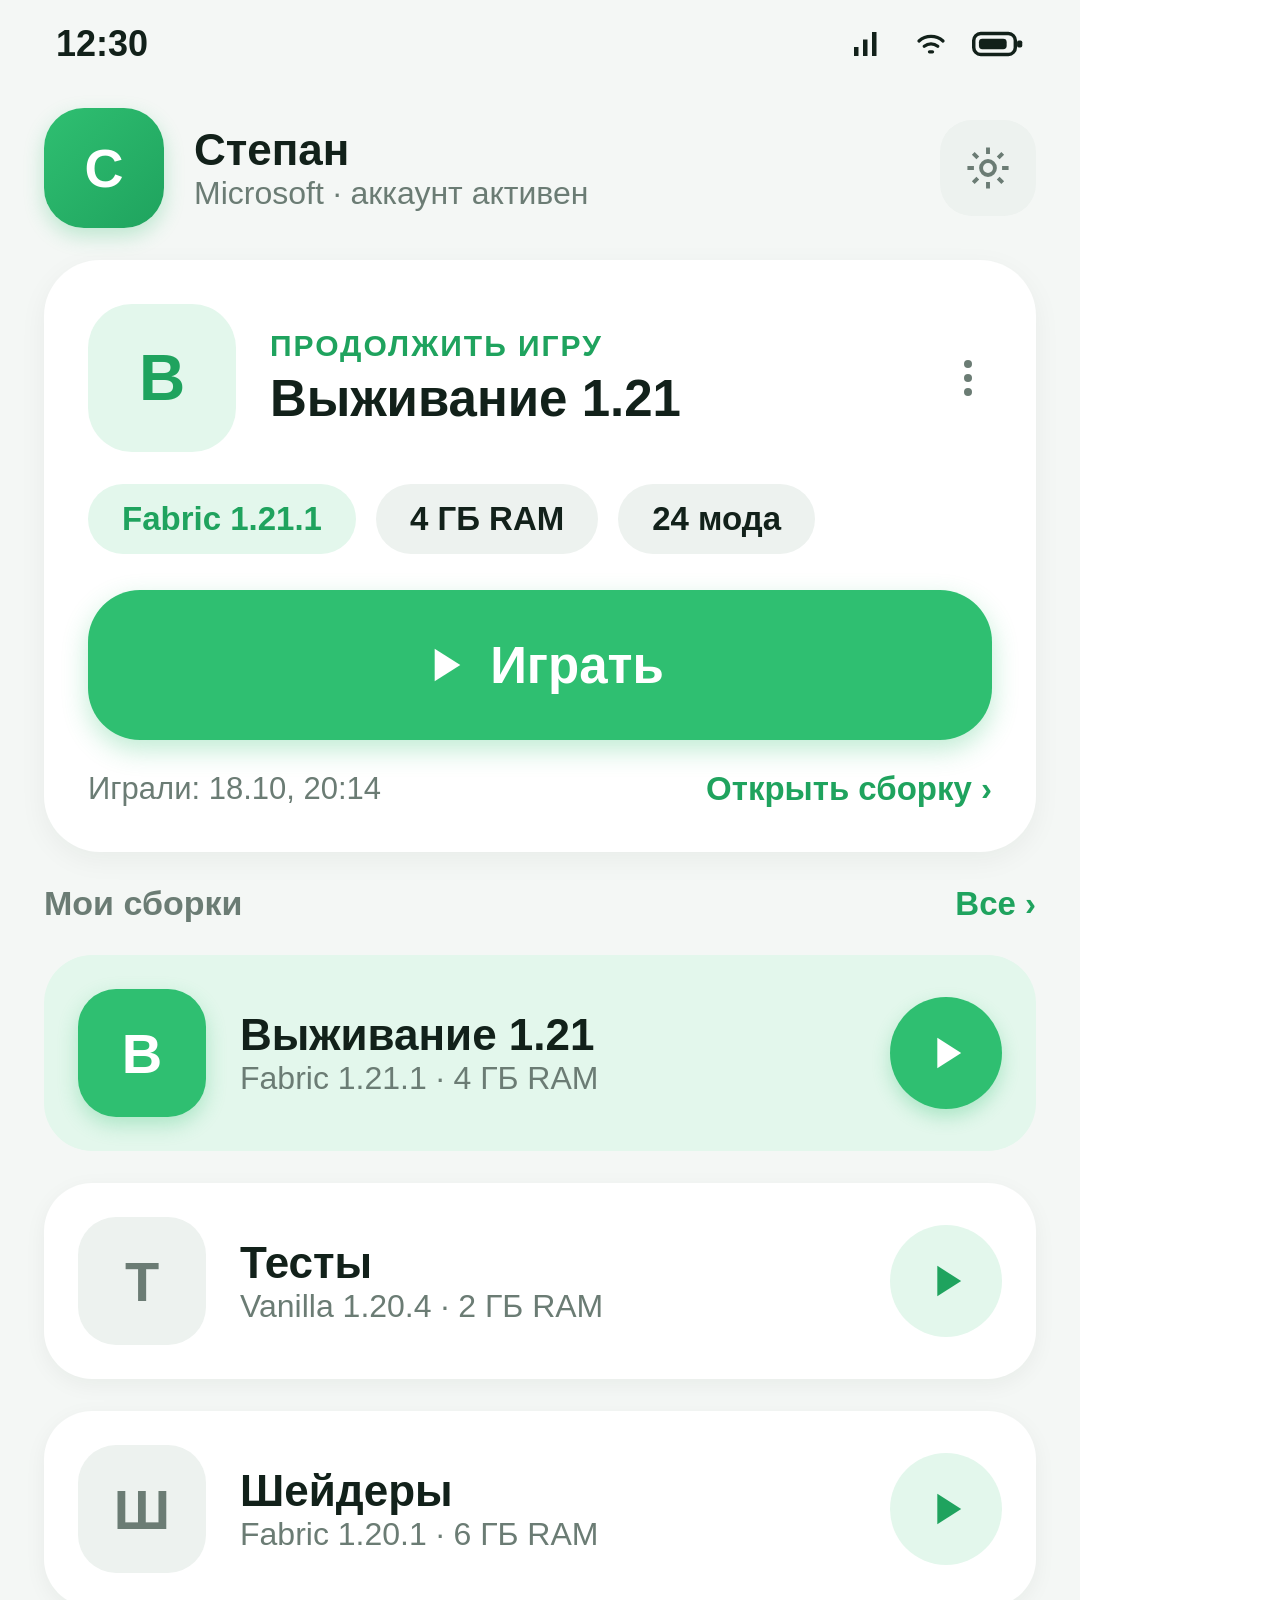
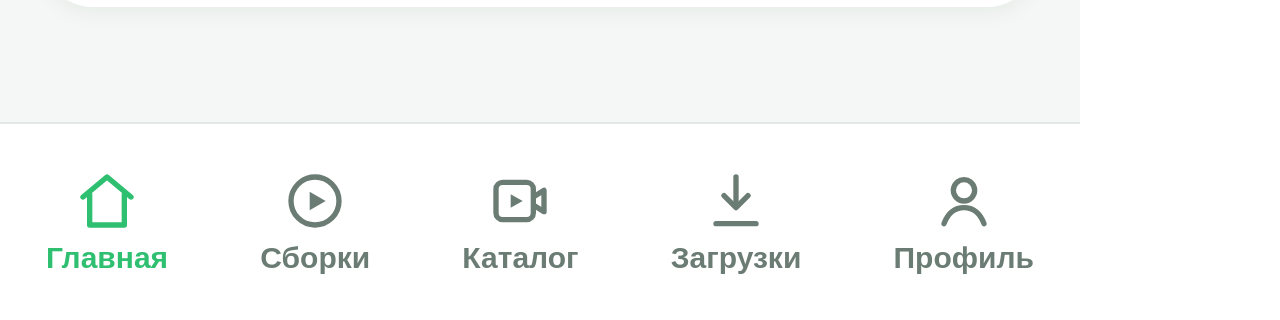
<file: store/screenshots/s1.html>
<!DOCTYPE html>
<html lang="ru">
<head>
<meta charset="utf-8">
<style>
* { margin:0; padding:0; box-sizing:border-box; }
.shot { width:1080px; height:1920px; background:#F4F7F5; color:#12211A;
  font-family:"Segoe UI",Roboto,"Helvetica Neue",Arial,sans-serif;
  position:relative; overflow:hidden; display:flex; flex-direction:column; }
.status { height:88px; display:flex; align-items:center; justify-content:space-between;
  padding:0 56px; font-size:36px; font-weight:700; flex:none; }
.sicons { display:flex; gap:20px; align-items:center; }
.content { flex:1; padding:20px 44px 0; display:flex; flex-direction:column; gap:32px; overflow:hidden; }
.nav { height:198px; background:rgba(255,255,255,.97); border-top:2px solid #E2E9E5;
  display:flex; justify-content:space-around; align-items:center; flex:none; }
.tab { display:flex; flex-direction:column; align-items:center; gap:8px;
  color:#6B7C74; font-size:30px; font-weight:600; }
.tab.on { color:#2FBF71; }
.tab svg { width:64px; height:64px; }
.card { background:#fff; border-radius:56px; padding:44px; box-shadow:0 8px 28px rgba(18,33,26,.05); }
.btn { background:#2FBF71; color:#fff; border-radius:52px; height:150px; display:flex;
  align-items:center; justify-content:center; gap:18px; font-size:51px; font-weight:700;
  box-shadow:0 10px 26px rgba(47,191,113,.30); }
.btn.ghost { background:#fff; color:#12211A; border:3px solid #E2E9E5; box-shadow:none; }
.chip { background:#EDF2EF; color:#12211A; border-radius:100px; padding:16px 34px;
  font-size:33px; font-weight:600; display:inline-flex; align-items:center; gap:12px; }
.chip.on { background:#E3F7EC; color:#1FA35E; }
.mute { color:#6B7C74; }
.green { color:#1FA35E; }
svg { display:block; }
.hdr { font-size:57px; font-weight:800; letter-spacing:-1px; }
.sub { font-size:33px; color:#6B7C74; }
.hrow { display:flex; align-items:center; justify-content:space-between; }
.icobtn { width:96px; height:96px; border-radius:32px; background:#EDF2EF; display:flex;
  align-items:center; justify-content:center; color:#6B7C74; }
.avatar { width:120px; height:120px; border-radius:40px; background:linear-gradient(135deg,#2FBF71,#1FA35E);
  display:flex; align-items:center; justify-content:center; color:#fff; font-size:54px; font-weight:800;
  box-shadow:0 8px 20px rgba(47,191,113,.28); }
.inst { display:flex; align-items:center; gap:34px; background:#fff; border-radius:48px;
  padding:34px; box-shadow:0 6px 22px rgba(18,33,26,.05); }
.inst.act { background:#E3F7EC; box-shadow:none; }
.instico { width:128px; height:128px; border-radius:38px; background:#EDF2EF; display:flex;
  align-items:center; justify-content:center; font-size:56px; font-weight:800; color:#6B7C74; flex:none; }
.inst.act .instico { background:#2FBF71; color:#fff; box-shadow:0 8px 20px rgba(47,191,113,.3); }
.play { width:112px; height:112px; border-radius:50%; background:#E3F7EC; display:flex;
  align-items:center; justify-content:center; color:#1FA35E; flex:none; }
.play.solid { background:#2FBF71; color:#fff; box-shadow:0 8px 18px rgba(47,191,113,.3); }
.progress { height:16px; border-radius:8px; background:#EDF2EF; overflow:hidden; }
.progress i { display:block; height:100%; border-radius:8px; background:linear-gradient(90deg,#2FBF71,#1FA35E); }
.slider { display:flex; align-items:center; gap:28px; }
.strack { flex:1; height:12px; border-radius:6px; background:#EDF2EF; position:relative; }
.strack i { position:absolute; left:0; top:0; height:100%; border-radius:6px; background:#2FBF71; }
.strack b { position:absolute; top:50%; width:52px; height:52px; border-radius:50%; background:#fff;
  border:4px solid #2FBF71; transform:translate(-50%,-50%); box-shadow:0 4px 12px rgba(0,0,0,.15); }
</style>
</head>
<body>

<!-- ================= 1. ГЛАВНАЯ ================= -->
<div class="shot" id="s1">
  <div class="status"><span>12:30</span>
    <div class="sicons">
      <svg width="42" height="36" viewBox="0 0 24 24" fill="#12211A"><path d="M2 20h3v-6H2zM8 20h3V9H8zM14 20h3V4h-3z"/></svg>
      <svg width="42" height="36" viewBox="0 0 24 24" fill="none" stroke="#12211A" stroke-width="2.2" stroke-linecap="round"><path d="M4 10a12 12 0 0 1 16 0"/><path d="M7.5 13.5a7.5 7.5 0 0 1 9 0"/><path d="M11 17.2h2"/></svg>
      <svg width="52" height="32" viewBox="0 0 30 16"><rect x="1" y="2" width="24" height="12" rx="4" fill="none" stroke="#12211A" stroke-width="2"/><rect x="4" y="5" width="16" height="6" rx="2" fill="#12211A"/><rect x="26" y="6" width="3" height="4" rx="1" fill="#12211A"/></svg>
    </div>
  </div>
  <div class="content">
    <div class="hrow">
      <div style="display:flex;align-items:center;gap:30px">
        <div class="avatar">С</div>
        <div><div style="font-size:44px;font-weight:800">Степан</div>
        <div class="sub" style="font-size:32px">Microsoft · аккаунт активен</div></div>
      </div>
      <div class="icobtn"><svg width="52" height="52" viewBox="0 0 24 24" fill="none" stroke="currentColor" stroke-width="1.8"><circle cx="12" cy="12" r="3.2"/><path d="M12 2.5v3M12 18.5v3M2.5 12h3M18.5 12h3M5.2 5.2l2.1 2.1M16.7 16.7l2.1 2.1M18.8 5.2l-2.1 2.1M7.3 16.7l-2.1 2.1"/></svg></div>
    </div>

    <div class="card">
      <div style="display:flex;align-items:center;gap:34px">
        <div class="instico" style="background:#E3F7EC;color:#1FA35E;width:148px;height:148px;border-radius:44px;font-size:64px">В</div>
        <div style="flex:1">
          <div style="font-size:30px;font-weight:800;color:#1FA35E;letter-spacing:2px">ПРОДОЛЖИТЬ ИГРУ</div>
          <div style="font-size:51px;font-weight:800;margin-top:6px">Выживание 1.21</div>
        </div>
        <svg width="48" height="48" viewBox="0 0 24 24" fill="#6B7C74"><circle cx="12" cy="5" r="2"/><circle cx="12" cy="12" r="2"/><circle cx="12" cy="19" r="2"/></svg>
      </div>
      <div style="display:flex;gap:20px;margin-top:32px;flex-wrap:wrap">
        <span class="chip on">Fabric 1.21.1</span><span class="chip">4 ГБ RAM</span><span class="chip">24 мода</span>
      </div>
      <div class="btn" style="margin-top:36px">
        <svg width="56" height="56" viewBox="0 0 24 24" fill="currentColor"><path d="M8 5l11 7-11 7z"/></svg> Играть
      </div>
      <div class="hrow" style="margin-top:30px">
        <span class="mute" style="font-size:31px">Играли: 18.10, 20:14</span>
        <span class="green" style="font-size:33px;font-weight:700">Открыть сборку ›</span>
      </div>
    </div>

    <div class="hrow"><span class="mute" style="font-size:34px;font-weight:600">Мои сборки</span>
      <span class="green" style="font-size:33px;font-weight:700">Все ›</span></div>

    <div class="inst act">
      <div class="instico">В</div>
      <div style="flex:1"><div style="font-size:44px;font-weight:800">Выживание 1.21</div>
      <div class="sub" style="font-size:32px">Fabric 1.21.1 · 4 ГБ RAM</div></div>
      <div class="play solid"><svg width="52" height="52" viewBox="0 0 24 24" fill="currentColor"><path d="M8 5l11 7-11 7z"/></svg></div>
    </div>
    <div class="inst">
      <div class="instico">Т</div>
      <div style="flex:1"><div style="font-size:44px;font-weight:800">Тесты</div>
      <div class="sub" style="font-size:32px">Vanilla 1.20.4 · 2 ГБ RAM</div></div>
      <div class="play"><svg width="52" height="52" viewBox="0 0 24 24" fill="currentColor"><path d="M8 5l11 7-11 7z"/></svg></div>
    </div>
    <div class="inst">
      <div class="instico">Ш</div>
      <div style="flex:1"><div style="font-size:44px;font-weight:800">Шейдеры</div>
      <div class="sub" style="font-size:32px">Fabric 1.20.1 · 6 ГБ RAM</div></div>
      <div class="play"><svg width="52" height="52" viewBox="0 0 24 24" fill="currentColor"><path d="M8 5l11 7-11 7z"/></svg></div>
    </div>
  </div>
  <div class="nav">
    <div class="tab on"><svg viewBox="0 0 24 24" fill="none" stroke="currentColor" stroke-width="2" stroke-linecap="round" stroke-linejoin="round"><path d="M3 10.5 12 3l9 7.5"/><path d="M5.5 9.5V21h13V9.5"/></svg>Главная</div>
    <div class="tab"><svg viewBox="0 0 24 24" fill="none" stroke="currentColor" stroke-width="2"><circle cx="12" cy="12" r="9"/><path d="M10 8.5l6 3.5-6 3.5z" fill="currentColor" stroke="none"/></svg>Сборки</div>
    <div class="tab"><svg viewBox="0 0 24 24" fill="none" stroke="currentColor" stroke-width="2" stroke-linejoin="round"><rect x="3" y="5" width="14" height="14" rx="2.5"/><path d="M17 10.5 21 8v8l-4-2.5"/><path d="M8.5 9.5l4.5 2.5-4.5 2.5z" fill="currentColor" stroke="none"/></svg>Каталог</div>
    <div class="tab"><svg viewBox="0 0 24 24" fill="none" stroke="currentColor" stroke-width="2" stroke-linecap="round" stroke-linejoin="round"><path d="M12 3v11"/><path d="M7.5 10 12 14.5 16.5 10"/><path d="M4.5 20.5h15"/></svg>Загрузки</div>
    <div class="tab"><svg viewBox="0 0 24 24" fill="none" stroke="currentColor" stroke-width="2" stroke-linecap="round"><circle cx="12" cy="8" r="4"/><path d="M4.5 20.5c1.5-4 4.2-6 7.5-6s6 2 7.5 6"/></svg>Профиль</div>
  </div>
</div>
</body>
</html>
</file>
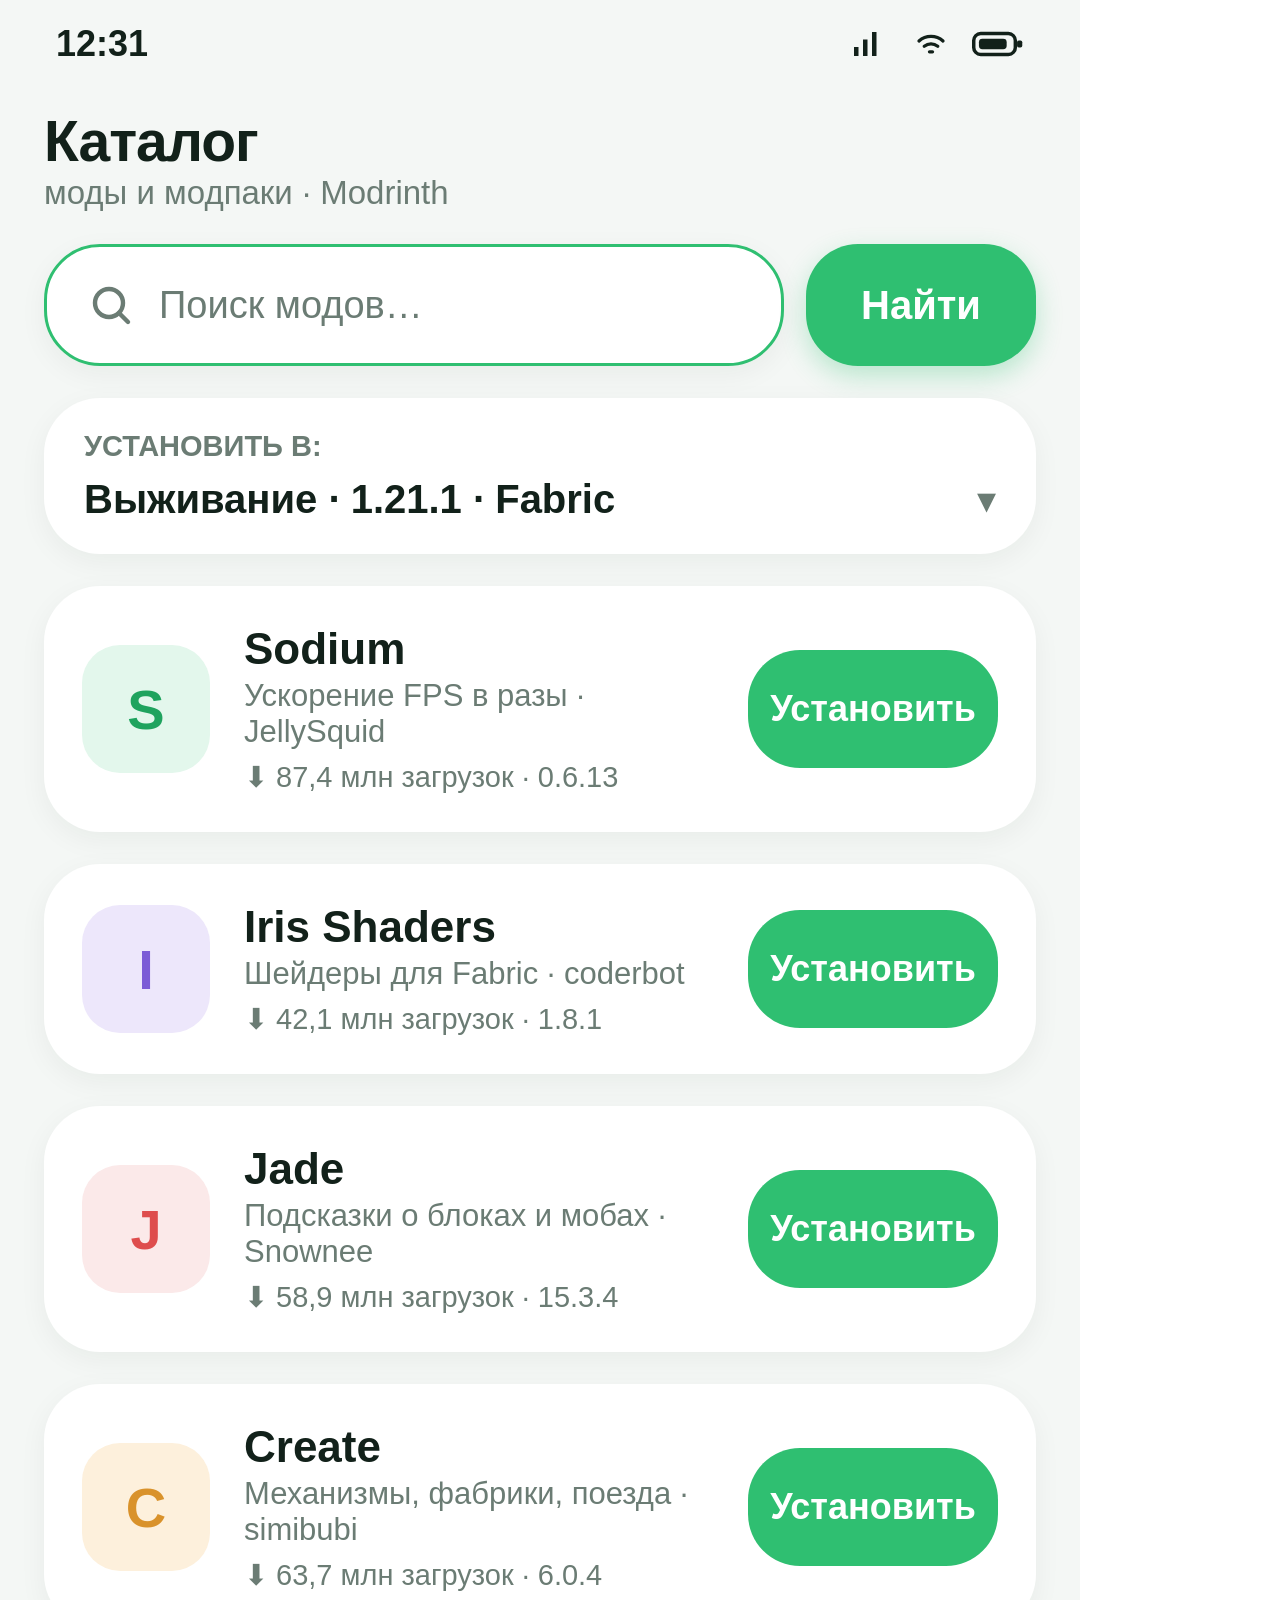
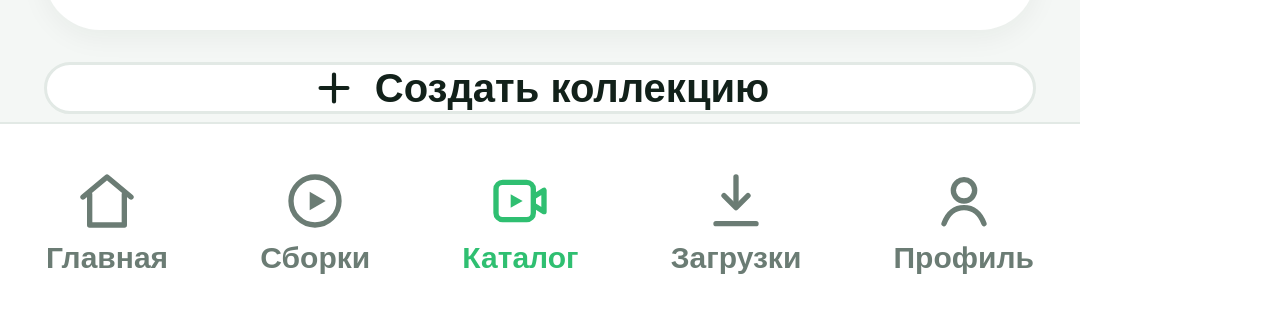
<file: store/screenshots/s2.html>
<!DOCTYPE html>
<html lang="ru">
<head>
<meta charset="utf-8">
<style>
* { margin:0; padding:0; box-sizing:border-box; }
.shot { width:1080px; height:1920px; background:#F4F7F5; color:#12211A;
  font-family:"Segoe UI",Roboto,"Helvetica Neue",Arial,sans-serif;
  position:relative; overflow:hidden; display:flex; flex-direction:column; }
.status { height:88px; display:flex; align-items:center; justify-content:space-between;
  padding:0 56px; font-size:36px; font-weight:700; flex:none; }
.sicons { display:flex; gap:20px; align-items:center; }
.content { flex:1; padding:20px 44px 0; display:flex; flex-direction:column; gap:32px; overflow:hidden; }
.nav { height:198px; background:rgba(255,255,255,.97); border-top:2px solid #E2E9E5;
  display:flex; justify-content:space-around; align-items:center; flex:none; }
.tab { display:flex; flex-direction:column; align-items:center; gap:8px;
  color:#6B7C74; font-size:30px; font-weight:600; }
.tab.on { color:#2FBF71; }
.tab svg { width:64px; height:64px; }
.card { background:#fff; border-radius:56px; padding:44px; box-shadow:0 8px 28px rgba(18,33,26,.05); }
.btn { background:#2FBF71; color:#fff; border-radius:52px; height:150px; display:flex;
  align-items:center; justify-content:center; gap:18px; font-size:51px; font-weight:700;
  box-shadow:0 10px 26px rgba(47,191,113,.30); }
.btn.ghost { background:#fff; color:#12211A; border:3px solid #E2E9E5; box-shadow:none; }
.chip { background:#EDF2EF; color:#12211A; border-radius:100px; padding:16px 34px;
  font-size:33px; font-weight:600; display:inline-flex; align-items:center; gap:12px; }
.chip.on { background:#E3F7EC; color:#1FA35E; }
.mute { color:#6B7C74; }
.green { color:#1FA35E; }
svg { display:block; }
.hdr { font-size:57px; font-weight:800; letter-spacing:-1px; }
.sub { font-size:33px; color:#6B7C74; }
.hrow { display:flex; align-items:center; justify-content:space-between; }
.icobtn { width:96px; height:96px; border-radius:32px; background:#EDF2EF; display:flex;
  align-items:center; justify-content:center; color:#6B7C74; }
.avatar { width:120px; height:120px; border-radius:40px; background:linear-gradient(135deg,#2FBF71,#1FA35E);
  display:flex; align-items:center; justify-content:center; color:#fff; font-size:54px; font-weight:800;
  box-shadow:0 8px 20px rgba(47,191,113,.28); }
.inst { display:flex; align-items:center; gap:34px; background:#fff; border-radius:48px;
  padding:34px; box-shadow:0 6px 22px rgba(18,33,26,.05); }
.inst.act { background:#E3F7EC; box-shadow:none; }
.instico { width:128px; height:128px; border-radius:38px; background:#EDF2EF; display:flex;
  align-items:center; justify-content:center; font-size:56px; font-weight:800; color:#6B7C74; flex:none; }
.inst.act .instico { background:#2FBF71; color:#fff; box-shadow:0 8px 20px rgba(47,191,113,.3); }
.play { width:112px; height:112px; border-radius:50%; background:#E3F7EC; display:flex;
  align-items:center; justify-content:center; color:#1FA35E; flex:none; }
.play.solid { background:#2FBF71; color:#fff; box-shadow:0 8px 18px rgba(47,191,113,.3); }
.progress { height:16px; border-radius:8px; background:#EDF2EF; overflow:hidden; }
.progress i { display:block; height:100%; border-radius:8px; background:linear-gradient(90deg,#2FBF71,#1FA35E); }
.slider { display:flex; align-items:center; gap:28px; }
.strack { flex:1; height:12px; border-radius:6px; background:#EDF2EF; position:relative; }
.strack i { position:absolute; left:0; top:0; height:100%; border-radius:6px; background:#2FBF71; }
.strack b { position:absolute; top:50%; width:52px; height:52px; border-radius:50%; background:#fff;
  border:4px solid #2FBF71; transform:translate(-50%,-50%); box-shadow:0 4px 12px rgba(0,0,0,.15); }
</style>
</head>
<body>

<!-- ================= 1. ГЛАВНАЯ ================= -->
<div class="shot" id="s2">
  <div class="status"><span>12:31</span>
    <div class="sicons">
      <svg width="42" height="36" viewBox="0 0 24 24" fill="#12211A"><path d="M2 20h3v-6H2zM8 20h3V9H8zM14 20h3V4h-3z"/></svg>
      <svg width="42" height="36" viewBox="0 0 24 24" fill="none" stroke="#12211A" stroke-width="2.2" stroke-linecap="round"><path d="M4 10a12 12 0 0 1 16 0"/><path d="M7.5 13.5a7.5 7.5 0 0 1 9 0"/><path d="M11 17.2h2"/></svg>
      <svg width="52" height="32" viewBox="0 0 30 16"><rect x="1" y="2" width="24" height="12" rx="4" fill="none" stroke="#12211A" stroke-width="2"/><rect x="4" y="5" width="16" height="6" rx="2" fill="#12211A"/><rect x="26" y="6" width="3" height="4" rx="1" fill="#12211A"/></svg>
    </div>
  </div>
  <div class="content">
    <div><div class="hdr">Каталог</div><div class="sub">моды и модпаки · Modrinth</div></div>
    <div style="display:flex;gap:22px">
      <div class="card" style="flex:1;padding:34px 40px;display:flex;align-items:center;gap:24px;border:3px solid #2FBF71">
        <svg width="48" height="48" viewBox="0 0 24 24" fill="none" stroke="#6B7C74" stroke-width="2.2" stroke-linecap="round"><circle cx="11" cy="11" r="7"/><path d="M20.5 20.5 16 16"/></svg>
        <span class="mute" style="font-size:38px">Поиск модов…</span>
      </div>
      <div class="btn" style="width:230px;height:auto;font-size:40px">Найти</div>
    </div>
    <div class="card" style="padding:32px 40px">
      <div class="mute" style="font-size:29px;font-weight:600">УСТАНОВИТЬ В:</div>
      <div class="hrow" style="margin-top:14px">
        <span style="font-size:40px;font-weight:700">Выживание · 1.21.1 · Fabric</span>
        <span class="mute" style="font-size:38px">▾</span>
      </div>
    </div>

    <div class="card" style="padding:38px;display:flex;gap:34px;align-items:center">
      <div class="instico" style="background:#E3F7EC;color:#1FA35E">S</div>
      <div style="flex:1">
        <div style="font-size:44px;font-weight:800">Sodium</div>
        <div class="mute" style="font-size:31px;margin-top:4px">Ускорение FPS в разы · JellySquid</div>
        <div class="mute" style="font-size:29px;margin-top:10px">⬇ 87,4 млн загрузок · 0.6.13</div>
      </div>
      <div class="btn" style="width:250px;height:118px;font-size:36px;box-shadow:none">Установить</div>
    </div>
    <div class="card" style="padding:38px;display:flex;gap:34px;align-items:center">
      <div class="instico" style="background:#EDE7FB;color:#7C5CD6">I</div>
      <div style="flex:1">
        <div style="font-size:44px;font-weight:800">Iris Shaders</div>
        <div class="mute" style="font-size:31px;margin-top:4px">Шейдеры для Fabric · coderbot</div>
        <div class="mute" style="font-size:29px;margin-top:10px">⬇ 42,1 млн загрузок · 1.8.1</div>
      </div>
      <div class="btn" style="width:250px;height:118px;font-size:36px;box-shadow:none">Установить</div>
    </div>
    <div class="card" style="padding:38px;display:flex;gap:34px;align-items:center">
      <div class="instico" style="background:#FBE9E9;color:#DE4D4D">J</div>
      <div style="flex:1">
        <div style="font-size:44px;font-weight:800">Jade</div>
        <div class="mute" style="font-size:31px;margin-top:4px">Подсказки о блоках и мобах · Snownee</div>
        <div class="mute" style="font-size:29px;margin-top:10px">⬇ 58,9 млн загрузок · 15.3.4</div>
      </div>
      <div class="btn" style="width:250px;height:118px;font-size:36px;box-shadow:none">Установить</div>
    </div>
    <div class="card" style="padding:38px;display:flex;gap:34px;align-items:center">
      <div class="instico" style="background:#FDF0DC;color:#D9922B">C</div>
      <div style="flex:1">
        <div style="font-size:44px;font-weight:800">Create</div>
        <div class="mute" style="font-size:31px;margin-top:4px">Механизмы, фабрики, поезда · simibubi</div>
        <div class="mute" style="font-size:29px;margin-top:10px">⬇ 63,7 млн загрузок · 6.0.4</div>
      </div>
      <div class="btn" style="width:250px;height:118px;font-size:36px;box-shadow:none">Установить</div>
    </div>
    <div class="btn ghost" style="height:130px;font-size:40px;margin-top:auto;margin-bottom:24px">
      <svg width="46" height="46" viewBox="0 0 24 24" fill="none" stroke="#12211A" stroke-width="2.2" stroke-linecap="round"><path d="M12 5v14M5 12h14"/></svg> Создать коллекцию
    </div>
  </div>
  <div class="nav">
    <div class="tab"><svg viewBox="0 0 24 24" fill="none" stroke="currentColor" stroke-width="2" stroke-linecap="round" stroke-linejoin="round"><path d="M3 10.5 12 3l9 7.5"/><path d="M5.5 9.5V21h13V9.5"/></svg>Главная</div>
    <div class="tab"><svg viewBox="0 0 24 24" fill="none" stroke="currentColor" stroke-width="2"><circle cx="12" cy="12" r="9"/><path d="M10 8.5l6 3.5-6 3.5z" fill="currentColor" stroke="none"/></svg>Сборки</div>
    <div class="tab on"><svg viewBox="0 0 24 24" fill="none" stroke="currentColor" stroke-width="2" stroke-linejoin="round"><rect x="3" y="5" width="14" height="14" rx="2.5"/><path d="M17 10.5 21 8v8l-4-2.5"/><path d="M8.5 9.5l4.5 2.5-4.5 2.5z" fill="currentColor" stroke="none"/></svg>Каталог</div>
    <div class="tab"><svg viewBox="0 0 24 24" fill="none" stroke="currentColor" stroke-width="2" stroke-linecap="round" stroke-linejoin="round"><path d="M12 3v11"/><path d="M7.5 10 12 14.5 16.5 10"/><path d="M4.5 20.5h15"/></svg>Загрузки</div>
    <div class="tab"><svg viewBox="0 0 24 24" fill="none" stroke="currentColor" stroke-width="2" stroke-linecap="round"><circle cx="12" cy="8" r="4"/><path d="M4.5 20.5c1.5-4 4.2-6 7.5-6s6 2 7.5 6"/></svg>Профиль</div>
  </div>
</div>
</body>
</html>
</file>
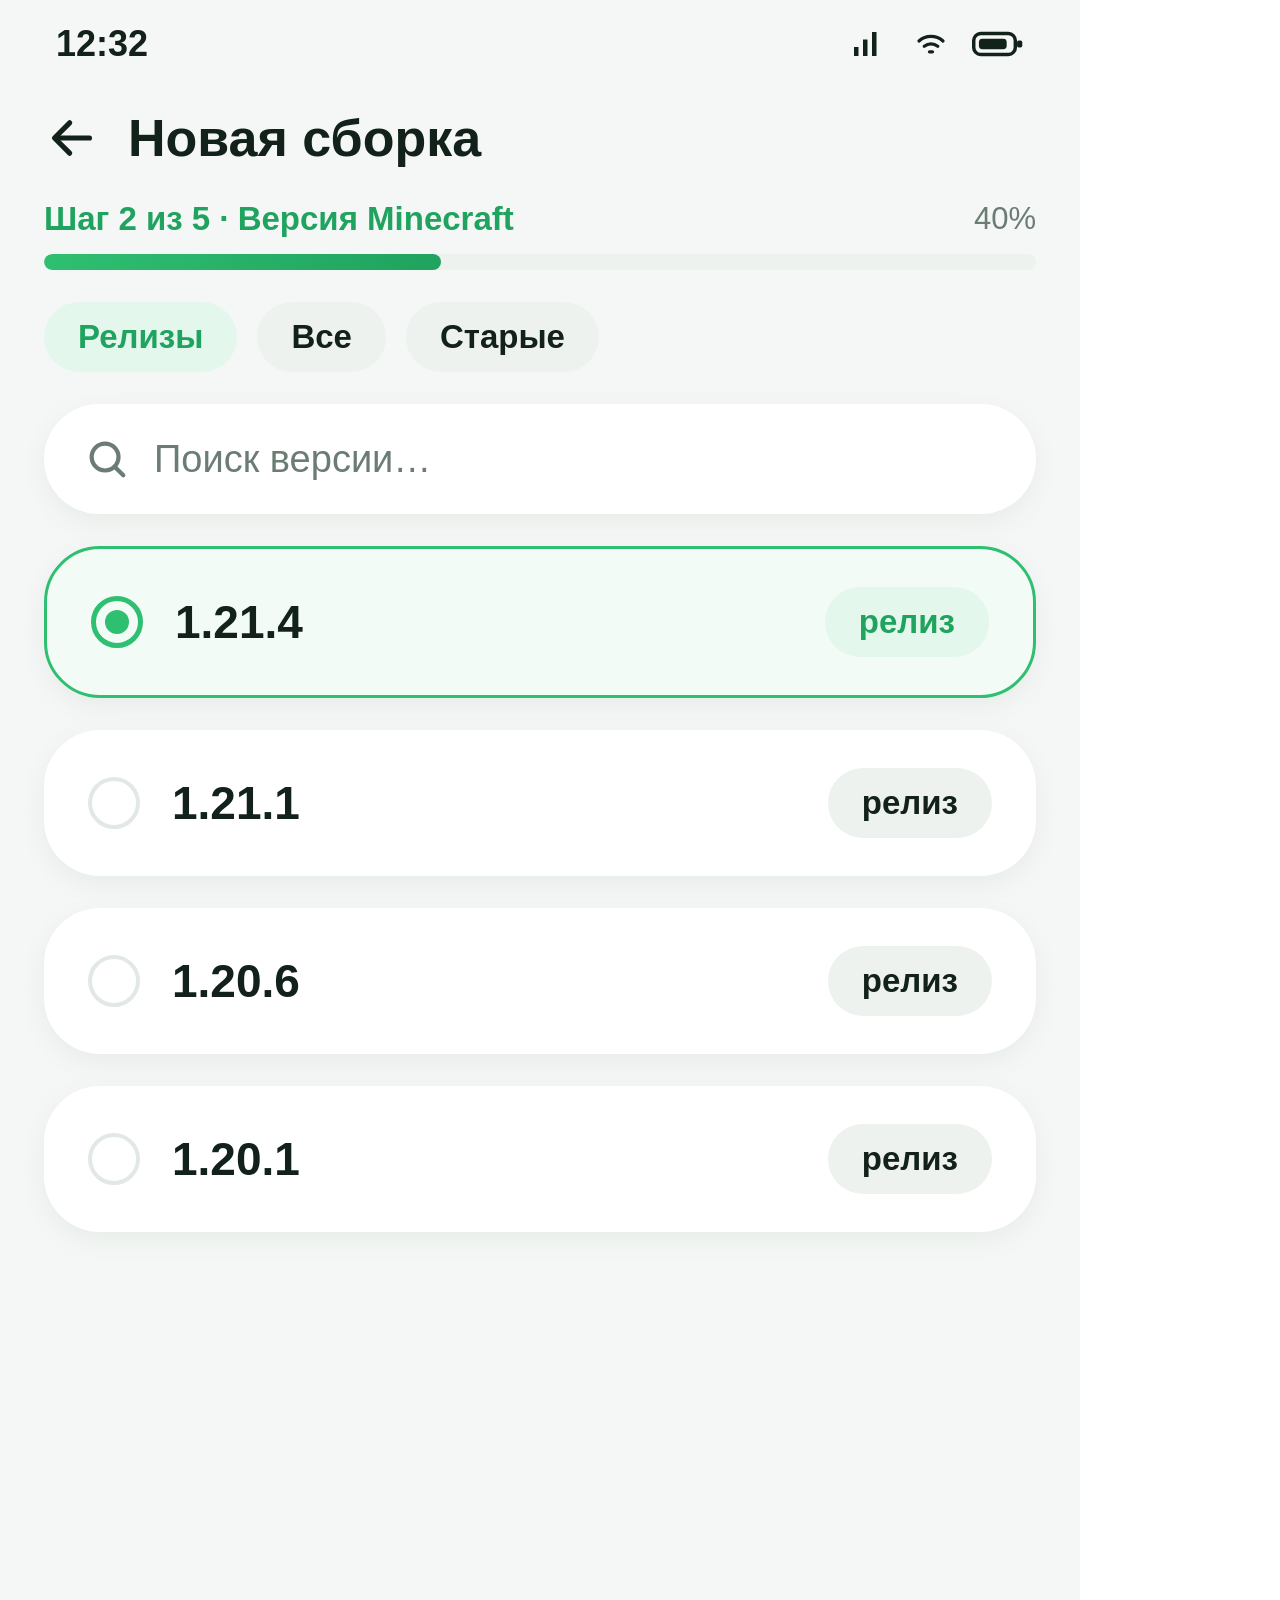
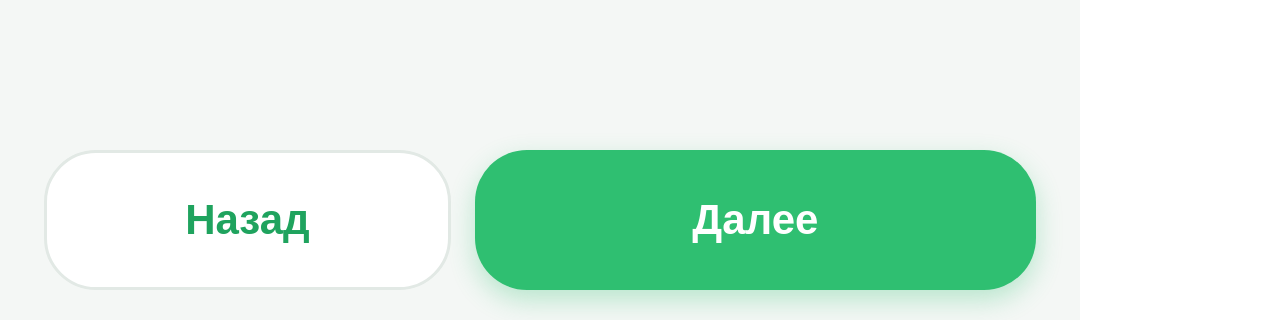
<file: store/screenshots/s3.html>
<!DOCTYPE html>
<html lang="ru">
<head>
<meta charset="utf-8">
<style>
* { margin:0; padding:0; box-sizing:border-box; }
.shot { width:1080px; height:1920px; background:#F4F7F5; color:#12211A;
  font-family:"Segoe UI",Roboto,"Helvetica Neue",Arial,sans-serif;
  position:relative; overflow:hidden; display:flex; flex-direction:column; }
.status { height:88px; display:flex; align-items:center; justify-content:space-between;
  padding:0 56px; font-size:36px; font-weight:700; flex:none; }
.sicons { display:flex; gap:20px; align-items:center; }
.content { flex:1; padding:20px 44px 0; display:flex; flex-direction:column; gap:32px; overflow:hidden; }
.nav { height:198px; background:rgba(255,255,255,.97); border-top:2px solid #E2E9E5;
  display:flex; justify-content:space-around; align-items:center; flex:none; }
.tab { display:flex; flex-direction:column; align-items:center; gap:8px;
  color:#6B7C74; font-size:30px; font-weight:600; }
.tab.on { color:#2FBF71; }
.tab svg { width:64px; height:64px; }
.card { background:#fff; border-radius:56px; padding:44px; box-shadow:0 8px 28px rgba(18,33,26,.05); }
.btn { background:#2FBF71; color:#fff; border-radius:52px; height:150px; display:flex;
  align-items:center; justify-content:center; gap:18px; font-size:51px; font-weight:700;
  box-shadow:0 10px 26px rgba(47,191,113,.30); }
.btn.ghost { background:#fff; color:#12211A; border:3px solid #E2E9E5; box-shadow:none; }
.chip { background:#EDF2EF; color:#12211A; border-radius:100px; padding:16px 34px;
  font-size:33px; font-weight:600; display:inline-flex; align-items:center; gap:12px; }
.chip.on { background:#E3F7EC; color:#1FA35E; }
.mute { color:#6B7C74; }
.green { color:#1FA35E; }
svg { display:block; }
.hdr { font-size:57px; font-weight:800; letter-spacing:-1px; }
.sub { font-size:33px; color:#6B7C74; }
.hrow { display:flex; align-items:center; justify-content:space-between; }
.icobtn { width:96px; height:96px; border-radius:32px; background:#EDF2EF; display:flex;
  align-items:center; justify-content:center; color:#6B7C74; }
.avatar { width:120px; height:120px; border-radius:40px; background:linear-gradient(135deg,#2FBF71,#1FA35E);
  display:flex; align-items:center; justify-content:center; color:#fff; font-size:54px; font-weight:800;
  box-shadow:0 8px 20px rgba(47,191,113,.28); }
.inst { display:flex; align-items:center; gap:34px; background:#fff; border-radius:48px;
  padding:34px; box-shadow:0 6px 22px rgba(18,33,26,.05); }
.inst.act { background:#E3F7EC; box-shadow:none; }
.instico { width:128px; height:128px; border-radius:38px; background:#EDF2EF; display:flex;
  align-items:center; justify-content:center; font-size:56px; font-weight:800; color:#6B7C74; flex:none; }
.inst.act .instico { background:#2FBF71; color:#fff; box-shadow:0 8px 20px rgba(47,191,113,.3); }
.play { width:112px; height:112px; border-radius:50%; background:#E3F7EC; display:flex;
  align-items:center; justify-content:center; color:#1FA35E; flex:none; }
.play.solid { background:#2FBF71; color:#fff; box-shadow:0 8px 18px rgba(47,191,113,.3); }
.progress { height:16px; border-radius:8px; background:#EDF2EF; overflow:hidden; }
.progress i { display:block; height:100%; border-radius:8px; background:linear-gradient(90deg,#2FBF71,#1FA35E); }
.slider { display:flex; align-items:center; gap:28px; }
.strack { flex:1; height:12px; border-radius:6px; background:#EDF2EF; position:relative; }
.strack i { position:absolute; left:0; top:0; height:100%; border-radius:6px; background:#2FBF71; }
.strack b { position:absolute; top:50%; width:52px; height:52px; border-radius:50%; background:#fff;
  border:4px solid #2FBF71; transform:translate(-50%,-50%); box-shadow:0 4px 12px rgba(0,0,0,.15); }
</style>
</head>
<body>

<!-- ================= 1. ГЛАВНАЯ ================= -->
<div class="shot" id="s3">
  <div class="status"><span>12:32</span>
    <div class="sicons">
      <svg width="42" height="36" viewBox="0 0 24 24" fill="#12211A"><path d="M2 20h3v-6H2zM8 20h3V9H8zM14 20h3V4h-3z"/></svg>
      <svg width="42" height="36" viewBox="0 0 24 24" fill="none" stroke="#12211A" stroke-width="2.2" stroke-linecap="round"><path d="M4 10a12 12 0 0 1 16 0"/><path d="M7.5 13.5a7.5 7.5 0 0 1 9 0"/><path d="M11 17.2h2"/></svg>
      <svg width="52" height="32" viewBox="0 0 30 16"><rect x="1" y="2" width="24" height="12" rx="4" fill="none" stroke="#12211A" stroke-width="2"/><rect x="4" y="5" width="16" height="6" rx="2" fill="#12211A"/><rect x="26" y="6" width="3" height="4" rx="1" fill="#12211A"/></svg>
    </div>
  </div>
  <div class="content">
    <div style="display:flex;align-items:center;gap:28px">
      <svg width="56" height="56" viewBox="0 0 24 24" fill="none" stroke="#12211A" stroke-width="2.2" stroke-linecap="round" stroke-linejoin="round"><path d="M19.5 12H5"/><path d="M11 5.5 4.5 12l6.5 6.5"/></svg>
      <span style="font-size:52px;font-weight:800">Новая сборка</span>
    </div>
    <div>
      <div class="hrow" style="margin-bottom:16px">
        <span class="green" style="font-size:33px;font-weight:700">Шаг 2 из 5 · Версия Minecraft</span>
        <span class="mute" style="font-size:31px">40%</span>
      </div>
      <div class="progress"><i style="width:40%"></i></div>
    </div>
    <div style="display:flex;gap:20px">
      <span class="chip on">Релизы</span><span class="chip">Все</span><span class="chip">Старые</span>
    </div>
    <div class="card" style="padding:32px 40px;display:flex;align-items:center;gap:24px">
      <svg width="46" height="46" viewBox="0 0 24 24" fill="none" stroke="#6B7C74" stroke-width="2.2" stroke-linecap="round"><circle cx="11" cy="11" r="7"/><path d="M20.5 20.5 16 16"/></svg>
      <span class="mute" style="font-size:38px">Поиск версии…</span>
    </div>
    <div class="card" style="padding:38px 44px;display:flex;align-items:center;gap:32px;border:3px solid #2FBF71;background:#F2FBF6">
      <div style="width:52px;height:52px;border-radius:50%;border:5px solid #2FBF71;display:flex;align-items:center;justify-content:center"><div style="width:24px;height:24px;border-radius:50%;background:#2FBF71"></div></div>
      <div style="flex:1"><div style="font-size:46px;font-weight:800">1.21.4</div></div>
      <span class="chip on">релиз</span>
    </div>
    <div class="card" style="padding:38px 44px;display:flex;align-items:center;gap:32px">
      <div style="width:52px;height:52px;border-radius:50%;border:4px solid #E2E9E5"></div>
      <div style="flex:1"><div style="font-size:46px;font-weight:800">1.21.1</div></div>
      <span class="chip">релиз</span>
    </div>
    <div class="card" style="padding:38px 44px;display:flex;align-items:center;gap:32px">
      <div style="width:52px;height:52px;border-radius:50%;border:4px solid #E2E9E5"></div>
      <div style="flex:1"><div style="font-size:46px;font-weight:800">1.20.6</div></div>
      <span class="chip">релиз</span>
    </div>
    <div class="card" style="padding:38px 44px;display:flex;align-items:center;gap:32px">
      <div style="width:52px;height:52px;border-radius:50%;border:4px solid #E2E9E5"></div>
      <div style="flex:1"><div style="font-size:46px;font-weight:800">1.20.1</div></div>
      <span class="chip">релиз</span>
    </div>
    <div style="display:flex;gap:24px;margin-top:auto;margin-bottom:30px">
      <div class="btn ghost" style="flex:1;height:140px;font-size:42px;color:#1FA35E">Назад</div>
      <div class="btn" style="flex:1.4;height:140px;font-size:42px">Далее</div>
    </div>
  </div>
</div>
</body>
</html>
</file>
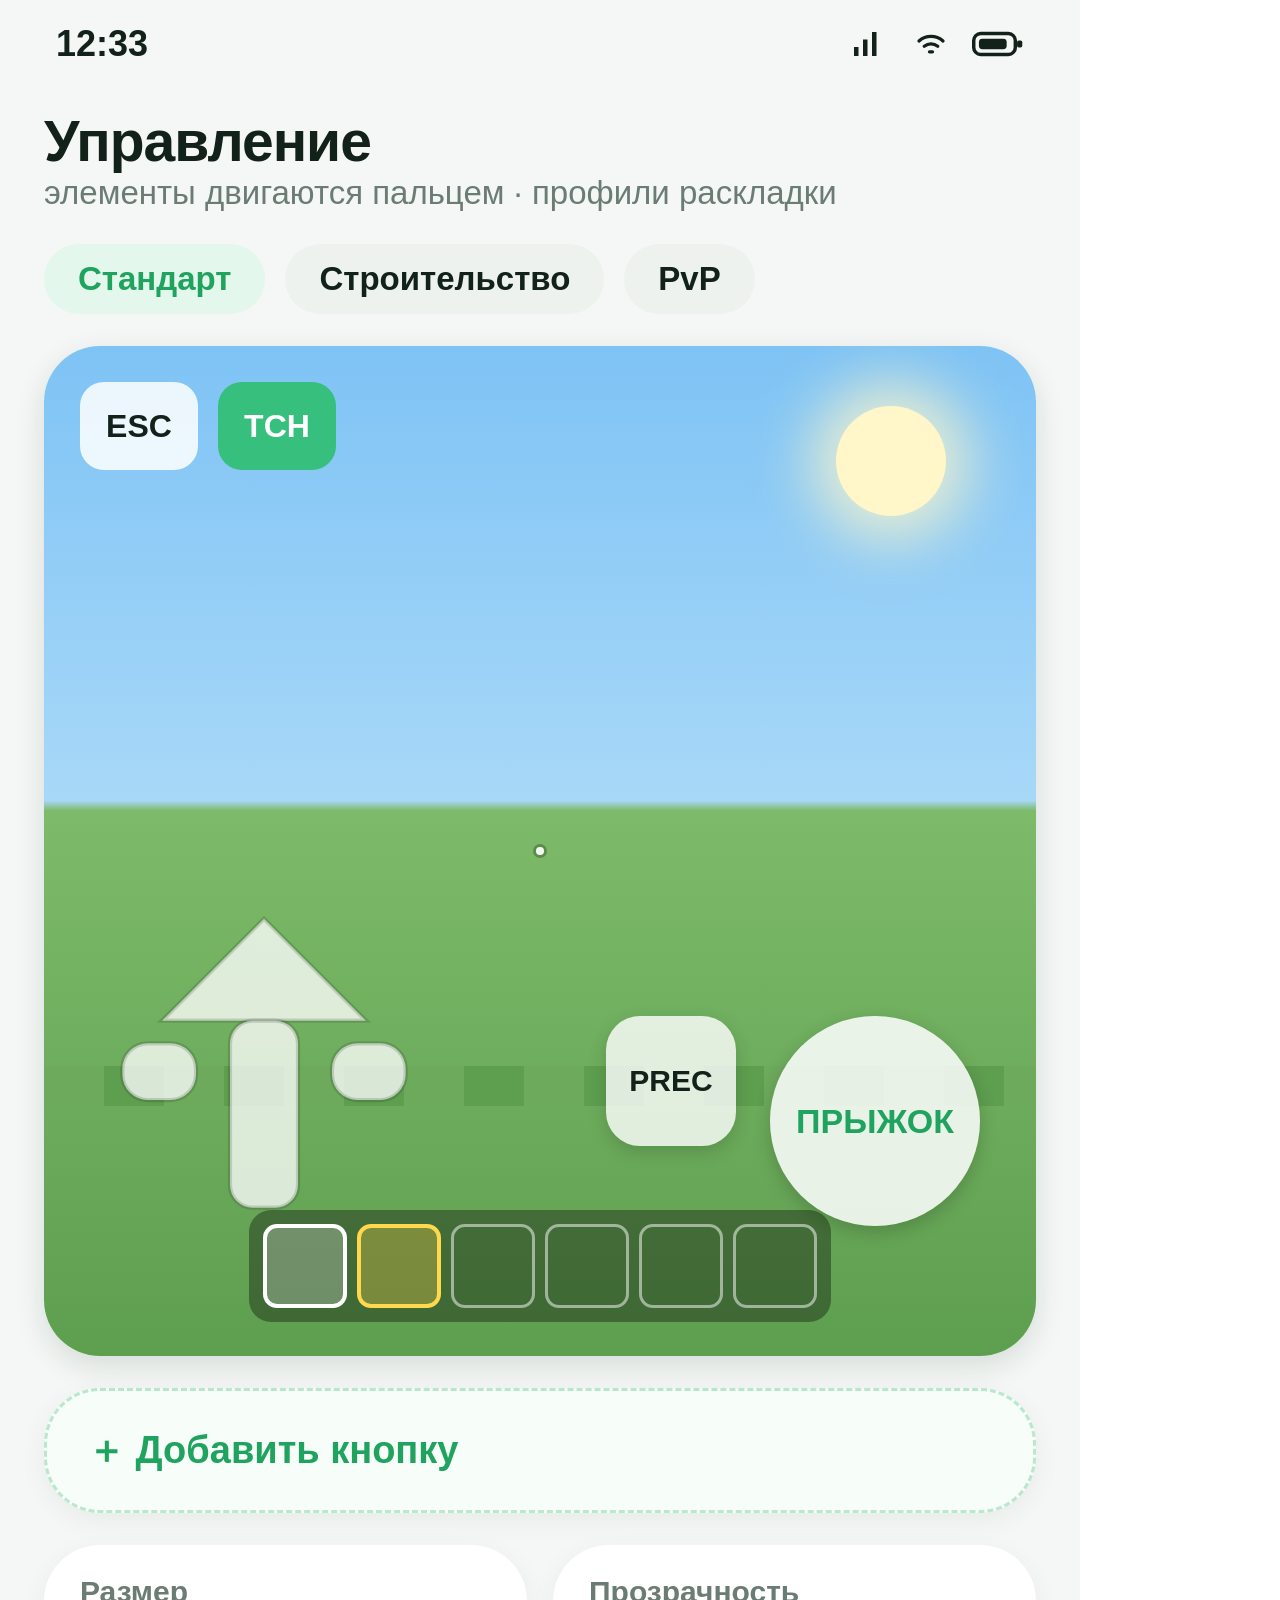
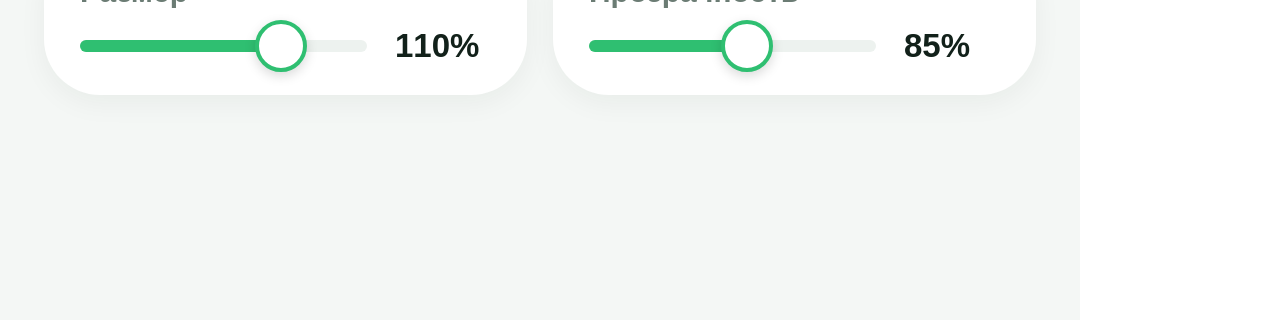
<file: store/screenshots/s4.html>
<!DOCTYPE html>
<html lang="ru">
<head>
<meta charset="utf-8">
<style>
* { margin:0; padding:0; box-sizing:border-box; }
.shot { width:1080px; height:1920px; background:#F4F7F5; color:#12211A;
  font-family:"Segoe UI",Roboto,"Helvetica Neue",Arial,sans-serif;
  position:relative; overflow:hidden; display:flex; flex-direction:column; }
.status { height:88px; display:flex; align-items:center; justify-content:space-between;
  padding:0 56px; font-size:36px; font-weight:700; flex:none; }
.sicons { display:flex; gap:20px; align-items:center; }
.content { flex:1; padding:20px 44px 0; display:flex; flex-direction:column; gap:32px; overflow:hidden; }
.nav { height:198px; background:rgba(255,255,255,.97); border-top:2px solid #E2E9E5;
  display:flex; justify-content:space-around; align-items:center; flex:none; }
.tab { display:flex; flex-direction:column; align-items:center; gap:8px;
  color:#6B7C74; font-size:30px; font-weight:600; }
.tab.on { color:#2FBF71; }
.tab svg { width:64px; height:64px; }
.card { background:#fff; border-radius:56px; padding:44px; box-shadow:0 8px 28px rgba(18,33,26,.05); }
.btn { background:#2FBF71; color:#fff; border-radius:52px; height:150px; display:flex;
  align-items:center; justify-content:center; gap:18px; font-size:51px; font-weight:700;
  box-shadow:0 10px 26px rgba(47,191,113,.30); }
.btn.ghost { background:#fff; color:#12211A; border:3px solid #E2E9E5; box-shadow:none; }
.chip { background:#EDF2EF; color:#12211A; border-radius:100px; padding:16px 34px;
  font-size:33px; font-weight:600; display:inline-flex; align-items:center; gap:12px; }
.chip.on { background:#E3F7EC; color:#1FA35E; }
.mute { color:#6B7C74; }
.green { color:#1FA35E; }
svg { display:block; }
.hdr { font-size:57px; font-weight:800; letter-spacing:-1px; }
.sub { font-size:33px; color:#6B7C74; }
.hrow { display:flex; align-items:center; justify-content:space-between; }
.icobtn { width:96px; height:96px; border-radius:32px; background:#EDF2EF; display:flex;
  align-items:center; justify-content:center; color:#6B7C74; }
.avatar { width:120px; height:120px; border-radius:40px; background:linear-gradient(135deg,#2FBF71,#1FA35E);
  display:flex; align-items:center; justify-content:center; color:#fff; font-size:54px; font-weight:800;
  box-shadow:0 8px 20px rgba(47,191,113,.28); }
.inst { display:flex; align-items:center; gap:34px; background:#fff; border-radius:48px;
  padding:34px; box-shadow:0 6px 22px rgba(18,33,26,.05); }
.inst.act { background:#E3F7EC; box-shadow:none; }
.instico { width:128px; height:128px; border-radius:38px; background:#EDF2EF; display:flex;
  align-items:center; justify-content:center; font-size:56px; font-weight:800; color:#6B7C74; flex:none; }
.inst.act .instico { background:#2FBF71; color:#fff; box-shadow:0 8px 20px rgba(47,191,113,.3); }
.play { width:112px; height:112px; border-radius:50%; background:#E3F7EC; display:flex;
  align-items:center; justify-content:center; color:#1FA35E; flex:none; }
.play.solid { background:#2FBF71; color:#fff; box-shadow:0 8px 18px rgba(47,191,113,.3); }
.progress { height:16px; border-radius:8px; background:#EDF2EF; overflow:hidden; }
.progress i { display:block; height:100%; border-radius:8px; background:linear-gradient(90deg,#2FBF71,#1FA35E); }
.slider { display:flex; align-items:center; gap:28px; }
.strack { flex:1; height:12px; border-radius:6px; background:#EDF2EF; position:relative; }
.strack i { position:absolute; left:0; top:0; height:100%; border-radius:6px; background:#2FBF71; }
.strack b { position:absolute; top:50%; width:52px; height:52px; border-radius:50%; background:#fff;
  border:4px solid #2FBF71; transform:translate(-50%,-50%); box-shadow:0 4px 12px rgba(0,0,0,.15); }
</style>
</head>
<body>

<!-- ================= 1. ГЛАВНАЯ ================= -->
<div class="shot" id="s4">
  <div class="status"><span>12:33</span>
    <div class="sicons">
      <svg width="42" height="36" viewBox="0 0 24 24" fill="#12211A"><path d="M2 20h3v-6H2zM8 20h3V9H8zM14 20h3V4h-3z"/></svg>
      <svg width="42" height="36" viewBox="0 0 24 24" fill="none" stroke="#12211A" stroke-width="2.2" stroke-linecap="round"><path d="M4 10a12 12 0 0 1 16 0"/><path d="M7.5 13.5a7.5 7.5 0 0 1 9 0"/><path d="M11 17.2h2"/></svg>
      <svg width="52" height="32" viewBox="0 0 30 16"><rect x="1" y="2" width="24" height="12" rx="4" fill="none" stroke="#12211A" stroke-width="2"/><rect x="4" y="5" width="16" height="6" rx="2" fill="#12211A"/><rect x="26" y="6" width="3" height="4" rx="1" fill="#12211A"/></svg>
    </div>
  </div>
  <div class="content">
    <div><div class="hdr">Управление</div><div class="sub">элементы двигаются пальцем · профили раскладки</div></div>
    <div style="display:flex;gap:20px">
      <span class="chip on">Стандарт</span><span class="chip">Строительство</span><span class="chip">PvP</span>
    </div>
    <div style="position:relative;height:1010px;border-radius:56px;overflow:hidden;
        background:linear-gradient(#7EC3F5 0%,#A8D8F8 45%,#7DBB6A 46%,#5E9E4F 100%);box-shadow:0 10px 30px rgba(18,33,26,.12)">
      <div style="position:absolute;top:60px;right:90px;width:110px;height:110px;border-radius:50%;background:#FFF6C9;box-shadow:0 0 60px 24px rgba(255,246,201,.8)"></div>
      <div style="position:absolute;bottom:250px;left:0;right:0;height:40px;background:repeating-linear-gradient(90deg,#6DAA5C 0 60px,#5E9E4F 60px 120px)"></div>
      <div style="position:absolute;left:50px;bottom:120px;width:340px;height:340px;opacity:.9">
        <svg viewBox="0 0 120 120" width="340" height="340" fill="rgba(255,255,255,.85)" stroke="rgba(0,0,0,.15)" stroke-width="1.5">
          <path d="M60 8 96 44H24z"/><rect x="48" y="44" width="24" height="66" rx="8"/><rect x="10" y="52" width="26" height="20" rx="9"/><rect x="84" y="52" width="26" height="20" rx="9"/>
        </svg>
      </div>
      <div style="position:absolute;right:56px;bottom:130px;width:210px;height:210px;border-radius:50%;
          background:rgba(255,255,255,.85);display:flex;align-items:center;justify-content:center;font-size:34px;font-weight:800;color:#1FA35E;box-shadow:0 6px 18px rgba(0,0,0,.18)">ПРЫЖОК</div>
      <div style="position:absolute;right:300px;bottom:210px;width:130px;height:130px;border-radius:34px;
          background:rgba(255,255,255,.8);display:flex;align-items:center;justify-content:center;font-size:30px;font-weight:800;color:#12211A;box-shadow:0 6px 18px rgba(0,0,0,.15)">PREC</div>
      <div style="position:absolute;top:36px;left:36px;display:flex;gap:20px">
        <div style="width:118px;height:88px;border-radius:24px;background:rgba(255,255,255,.85);display:flex;align-items:center;justify-content:center;font-size:32px;font-weight:800">ESC</div>
        <div style="width:118px;height:88px;border-radius:24px;background:rgba(47,191,113,.9);color:#fff;display:flex;align-items:center;justify-content:center;font-size:32px;font-weight:800">TCH</div>
      </div>
      <div style="position:absolute;bottom:34px;left:50%;transform:translateX(-50%);display:flex;gap:10px;
          background:rgba(0,0,0,.35);padding:14px;border-radius:22px">
        <div style="width:84px;height:84px;border-radius:14px;border:4px solid #fff;background:rgba(255,255,255,.25)"></div>
        <div style="width:84px;height:84px;border-radius:14px;border:4px solid #FFD84D;background:rgba(255,216,77,.3)"></div>
        <div style="width:84px;height:84px;border-radius:14px;border:3px solid rgba(255,255,255,.5)"></div>
        <div style="width:84px;height:84px;border-radius:14px;border:3px solid rgba(255,255,255,.5)"></div>
        <div style="width:84px;height:84px;border-radius:14px;border:3px solid rgba(255,255,255,.5)"></div>
        <div style="width:84px;height:84px;border-radius:14px;border:3px solid rgba(255,255,255,.5)"></div>
      </div>
      <div style="position:absolute;top:50%;left:50%;transform:translate(-50%,-50%);width:8px;height:8px;border-radius:50%;background:rgba(255,255,255,.9);box-shadow:0 0 0 3px rgba(0,0,0,.25)"></div>
    </div>
    <div class="card" style="padding:34px 40px;border:3px dashed #B9E8CF;background:#F7FDF9">
      <span class="green" style="font-size:38px;font-weight:700">＋ Добавить кнопку</span>
    </div>
    <div style="display:flex;gap:26px">
      <div class="card" style="flex:1;padding:30px 36px">
        <div class="mute" style="font-size:30px;font-weight:600;margin-bottom:18px">Размер</div>
        <div class="slider"><div class="strack"><i style="width:70%"></i><b style="left:70%"></b></div><span style="font-size:33px;font-weight:700;width:96px">110%</span></div>
      </div>
      <div class="card" style="flex:1;padding:30px 36px">
        <div class="mute" style="font-size:30px;font-weight:600;margin-bottom:18px">Прозрачность</div>
        <div class="slider"><div class="strack"><i style="width:55%"></i><b style="left:55%"></b></div><span style="font-size:33px;font-weight:700;width:96px">85%</span></div>
      </div>
    </div>
  </div>
</div>
</body>
</html>
</file>
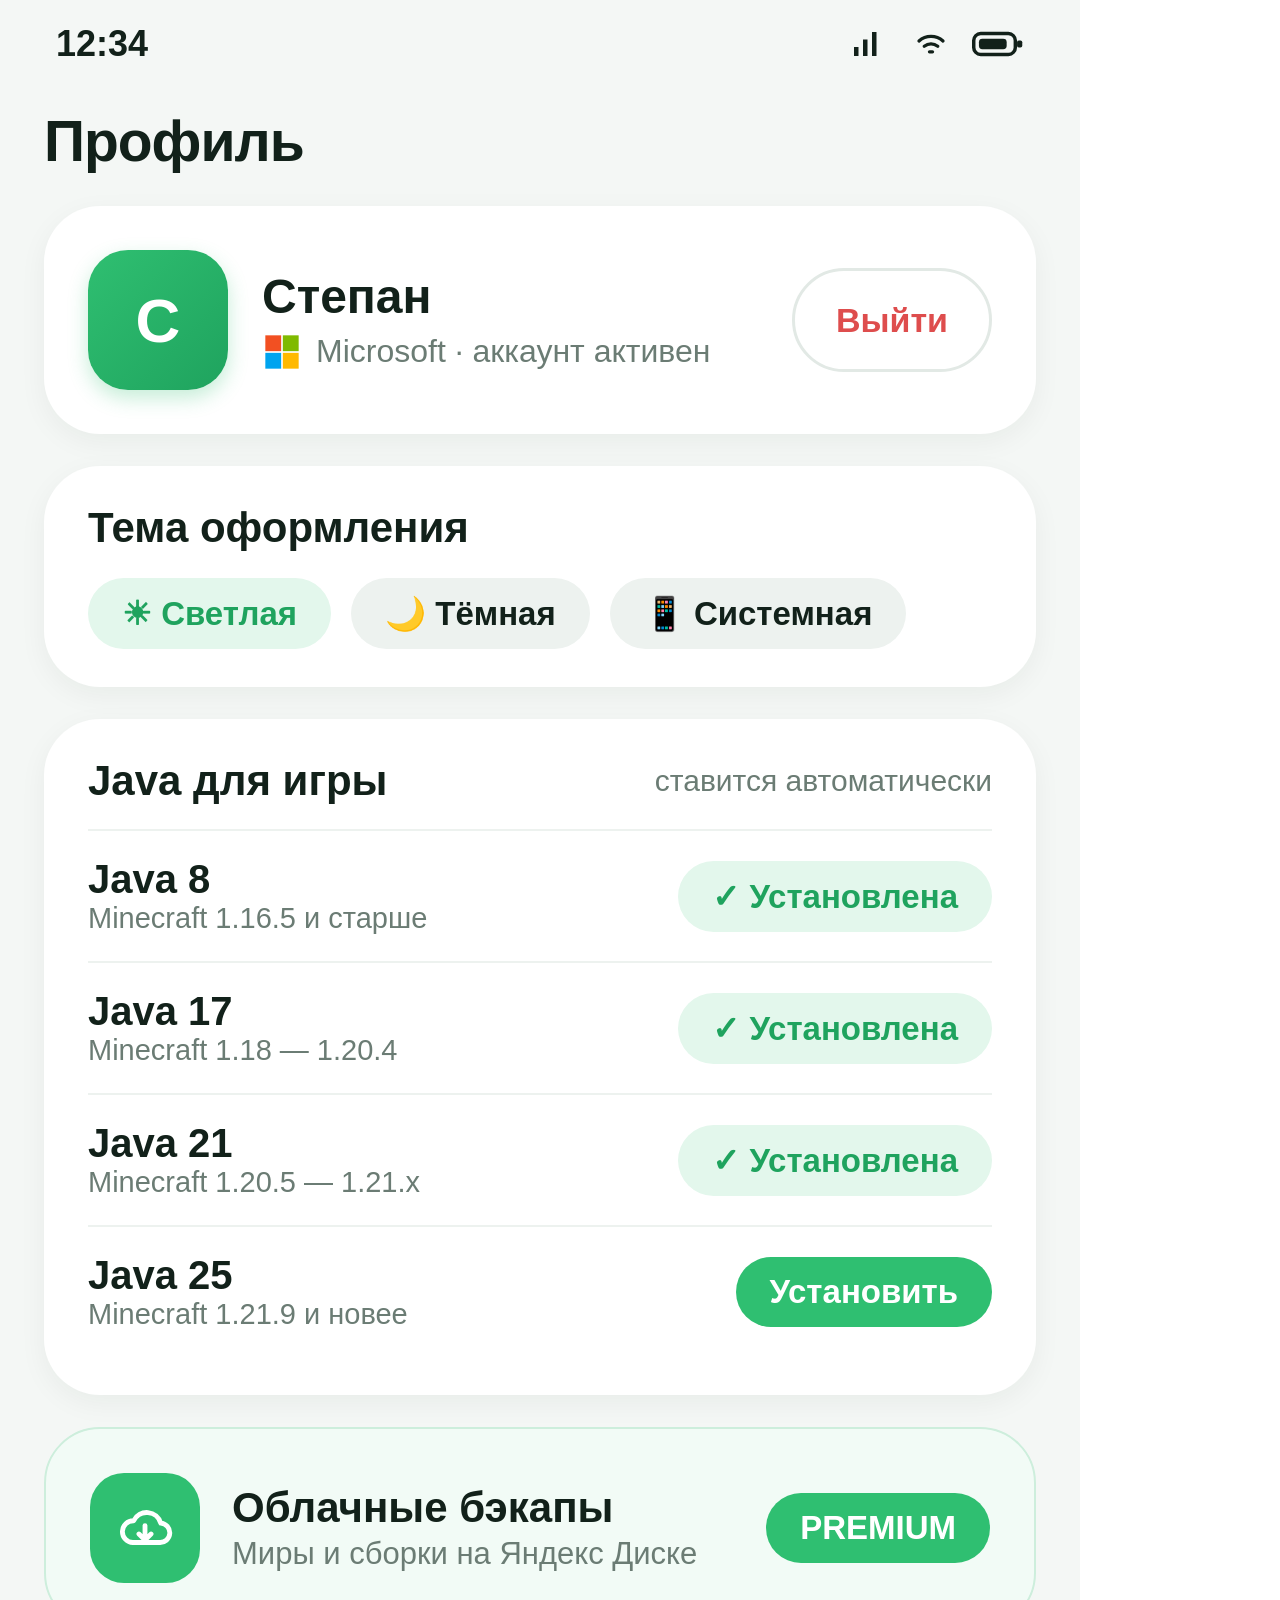
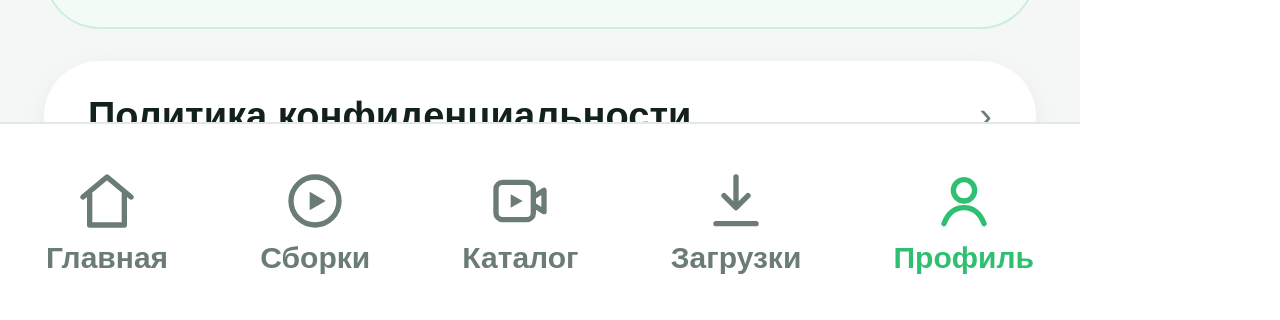
<file: store/screenshots/s5.html>
<!DOCTYPE html>
<html lang="ru">
<head>
<meta charset="utf-8">
<style>
* { margin:0; padding:0; box-sizing:border-box; }
.shot { width:1080px; height:1920px; background:#F4F7F5; color:#12211A;
  font-family:"Segoe UI",Roboto,"Helvetica Neue",Arial,sans-serif;
  position:relative; overflow:hidden; display:flex; flex-direction:column; }
.status { height:88px; display:flex; align-items:center; justify-content:space-between;
  padding:0 56px; font-size:36px; font-weight:700; flex:none; }
.sicons { display:flex; gap:20px; align-items:center; }
.content { flex:1; padding:20px 44px 0; display:flex; flex-direction:column; gap:32px; overflow:hidden; }
.nav { height:198px; background:rgba(255,255,255,.97); border-top:2px solid #E2E9E5;
  display:flex; justify-content:space-around; align-items:center; flex:none; }
.tab { display:flex; flex-direction:column; align-items:center; gap:8px;
  color:#6B7C74; font-size:30px; font-weight:600; }
.tab.on { color:#2FBF71; }
.tab svg { width:64px; height:64px; }
.card { background:#fff; border-radius:56px; padding:44px; box-shadow:0 8px 28px rgba(18,33,26,.05); }
.btn { background:#2FBF71; color:#fff; border-radius:52px; height:150px; display:flex;
  align-items:center; justify-content:center; gap:18px; font-size:51px; font-weight:700;
  box-shadow:0 10px 26px rgba(47,191,113,.30); }
.btn.ghost { background:#fff; color:#12211A; border:3px solid #E2E9E5; box-shadow:none; }
.chip { background:#EDF2EF; color:#12211A; border-radius:100px; padding:16px 34px;
  font-size:33px; font-weight:600; display:inline-flex; align-items:center; gap:12px; }
.chip.on { background:#E3F7EC; color:#1FA35E; }
.mute { color:#6B7C74; }
.green { color:#1FA35E; }
svg { display:block; }
.hdr { font-size:57px; font-weight:800; letter-spacing:-1px; }
.sub { font-size:33px; color:#6B7C74; }
.hrow { display:flex; align-items:center; justify-content:space-between; }
.icobtn { width:96px; height:96px; border-radius:32px; background:#EDF2EF; display:flex;
  align-items:center; justify-content:center; color:#6B7C74; }
.avatar { width:120px; height:120px; border-radius:40px; background:linear-gradient(135deg,#2FBF71,#1FA35E);
  display:flex; align-items:center; justify-content:center; color:#fff; font-size:54px; font-weight:800;
  box-shadow:0 8px 20px rgba(47,191,113,.28); }
.inst { display:flex; align-items:center; gap:34px; background:#fff; border-radius:48px;
  padding:34px; box-shadow:0 6px 22px rgba(18,33,26,.05); }
.inst.act { background:#E3F7EC; box-shadow:none; }
.instico { width:128px; height:128px; border-radius:38px; background:#EDF2EF; display:flex;
  align-items:center; justify-content:center; font-size:56px; font-weight:800; color:#6B7C74; flex:none; }
.inst.act .instico { background:#2FBF71; color:#fff; box-shadow:0 8px 20px rgba(47,191,113,.3); }
.play { width:112px; height:112px; border-radius:50%; background:#E3F7EC; display:flex;
  align-items:center; justify-content:center; color:#1FA35E; flex:none; }
.play.solid { background:#2FBF71; color:#fff; box-shadow:0 8px 18px rgba(47,191,113,.3); }
.progress { height:16px; border-radius:8px; background:#EDF2EF; overflow:hidden; }
.progress i { display:block; height:100%; border-radius:8px; background:linear-gradient(90deg,#2FBF71,#1FA35E); }
.slider { display:flex; align-items:center; gap:28px; }
.strack { flex:1; height:12px; border-radius:6px; background:#EDF2EF; position:relative; }
.strack i { position:absolute; left:0; top:0; height:100%; border-radius:6px; background:#2FBF71; }
.strack b { position:absolute; top:50%; width:52px; height:52px; border-radius:50%; background:#fff;
  border:4px solid #2FBF71; transform:translate(-50%,-50%); box-shadow:0 4px 12px rgba(0,0,0,.15); }
</style>
</head>
<body>

<!-- ================= 1. ГЛАВНАЯ ================= -->
<div class="shot" id="s5">
  <div class="status"><span>12:34</span>
    <div class="sicons">
      <svg width="42" height="36" viewBox="0 0 24 24" fill="#12211A"><path d="M2 20h3v-6H2zM8 20h3V9H8zM14 20h3V4h-3z"/></svg>
      <svg width="42" height="36" viewBox="0 0 24 24" fill="none" stroke="#12211A" stroke-width="2.2" stroke-linecap="round"><path d="M4 10a12 12 0 0 1 16 0"/><path d="M7.5 13.5a7.5 7.5 0 0 1 9 0"/><path d="M11 17.2h2"/></svg>
      <svg width="52" height="32" viewBox="0 0 30 16"><rect x="1" y="2" width="24" height="12" rx="4" fill="none" stroke="#12211A" stroke-width="2"/><rect x="4" y="5" width="16" height="6" rx="2" fill="#12211A"/><rect x="26" y="6" width="3" height="4" rx="1" fill="#12211A"/></svg>
    </div>
  </div>
  <div class="content">
    <div class="hdr">Профиль</div>

    <div class="card" style="display:flex;align-items:center;gap:34px">
      <div class="avatar" style="width:140px;height:140px;font-size:62px">С</div>
      <div style="flex:1">
        <div style="font-size:48px;font-weight:800">Степан</div>
        <div style="display:flex;align-items:center;gap:14px;margin-top:8px">
          <svg width="40" height="40" viewBox="0 0 24 24"><rect x="2" y="2" width="9.5" height="9.5" fill="#F25022"/><rect x="12.5" y="2" width="9.5" height="9.5" fill="#7FBA00"/><rect x="2" y="12.5" width="9.5" height="9.5" fill="#00A4EF"/><rect x="12.5" y="12.5" width="9.5" height="9.5" fill="#FFB900"/></svg>
          <span class="mute" style="font-size:32px">Microsoft · аккаунт активен</span>
        </div>
      </div>
      <div class="btn ghost" style="width:200px;height:104px;font-size:34px;color:#DE4D4D">Выйти</div>
    </div>

    <div class="card" style="padding:38px 44px">
      <div style="font-size:42px;font-weight:800;margin-bottom:26px">Тема оформления</div>
      <div style="display:flex;gap:20px">
        <span class="chip on">☀ Светлая</span><span class="chip">🌙 Тёмная</span><span class="chip">📱 Системная</span>
      </div>
    </div>

    <div class="card" style="padding:38px 44px">
      <div class="hrow" style="margin-bottom:24px">
        <div style="font-size:42px;font-weight:800">Java для игры</div>
        <span class="mute" style="font-size:30px">ставится автоматически</span>
      </div>
      <div class="hrow" style="padding:26px 0;border-top:2px solid #EDF2EF">
        <div><div style="font-size:40px;font-weight:700">Java 8</div><div class="mute" style="font-size:29px">Minecraft 1.16.5 и старше</div></div>
        <span class="chip on">✓ Установлена</span>
      </div>
      <div class="hrow" style="padding:26px 0;border-top:2px solid #EDF2EF">
        <div><div style="font-size:40px;font-weight:700">Java 17</div><div class="mute" style="font-size:29px">Minecraft 1.18 — 1.20.4</div></div>
        <span class="chip on">✓ Установлена</span>
      </div>
      <div class="hrow" style="padding:26px 0;border-top:2px solid #EDF2EF">
        <div><div style="font-size:40px;font-weight:700">Java 21</div><div class="mute" style="font-size:29px">Minecraft 1.20.5 — 1.21.x</div></div>
        <span class="chip on">✓ Установлена</span>
      </div>
      <div class="hrow" style="padding:26px 0;border-top:2px solid #EDF2EF">
        <div><div style="font-size:40px;font-weight:700">Java 25</div><div class="mute" style="font-size:29px">Minecraft 1.21.9 и новее</div></div>
        <span class="chip on" style="background:#2FBF71;color:#fff">Установить</span>
      </div>
    </div>

    <div class="card" style="display:flex;align-items:center;gap:32px;background:#F2FBF6;box-shadow:none;border:2px solid #CDEEDC">
      <div style="width:110px;height:110px;border-radius:34px;background:#2FBF71;display:flex;align-items:center;justify-content:center">
        <svg width="58" height="58" viewBox="0 0 24 24" fill="none" stroke="#fff" stroke-width="2" stroke-linecap="round" stroke-linejoin="round"><path d="M7 18a4.5 4.5 0 0 1 .3-9A6 6 0 0 1 18.5 10 4 4 0 0 1 18 18z"/><path d="M12 11v6M9.5 14.5 12 17l2.5-2.5"/></svg>
      </div>
      <div style="flex:1">
        <div style="font-size:42px;font-weight:800">Облачные бэкапы</div>
        <div class="mute" style="font-size:31px;margin-top:4px">Миры и сборки на Яндекс Диске</div>
      </div>
      <span class="chip" style="background:#2FBF71;color:#fff;font-weight:800">PREMIUM</span>
    </div>

    <div class="card" style="padding:34px 44px;display:flex;align-items:center;justify-content:space-between">
      <span style="font-size:38px;font-weight:600">Политика конфиденциальности</span>
      <span class="mute" style="font-size:38px">›</span>
    </div>
  </div>
  <div class="nav">
    <div class="tab"><svg viewBox="0 0 24 24" fill="none" stroke="currentColor" stroke-width="2" stroke-linecap="round" stroke-linejoin="round"><path d="M3 10.5 12 3l9 7.5"/><path d="M5.5 9.5V21h13V9.5"/></svg>Главная</div>
    <div class="tab"><svg viewBox="0 0 24 24" fill="none" stroke="currentColor" stroke-width="2"><circle cx="12" cy="12" r="9"/><path d="M10 8.5l6 3.5-6 3.5z" fill="currentColor" stroke="none"/></svg>Сборки</div>
    <div class="tab"><svg viewBox="0 0 24 24" fill="none" stroke="currentColor" stroke-width="2" stroke-linejoin="round"><rect x="3" y="5" width="14" height="14" rx="2.5"/><path d="M17 10.5 21 8v8l-4-2.5"/><path d="M8.5 9.5l4.5 2.5-4.5 2.5z" fill="currentColor" stroke="none"/></svg>Каталог</div>
    <div class="tab"><svg viewBox="0 0 24 24" fill="none" stroke="currentColor" stroke-width="2" stroke-linecap="round" stroke-linejoin="round"><path d="M12 3v11"/><path d="M7.5 10 12 14.5 16.5 10"/><path d="M4.5 20.5h15"/></svg>Загрузки</div>
    <div class="tab on"><svg viewBox="0 0 24 24" fill="none" stroke="currentColor" stroke-width="2" stroke-linecap="round"><circle cx="12" cy="8" r="4"/><path d="M4.5 20.5c1.5-4 4.2-6 7.5-6s6 2 7.5 6"/></svg>Профиль</div>
  </div>
</div>
</body>
</html>
</file>
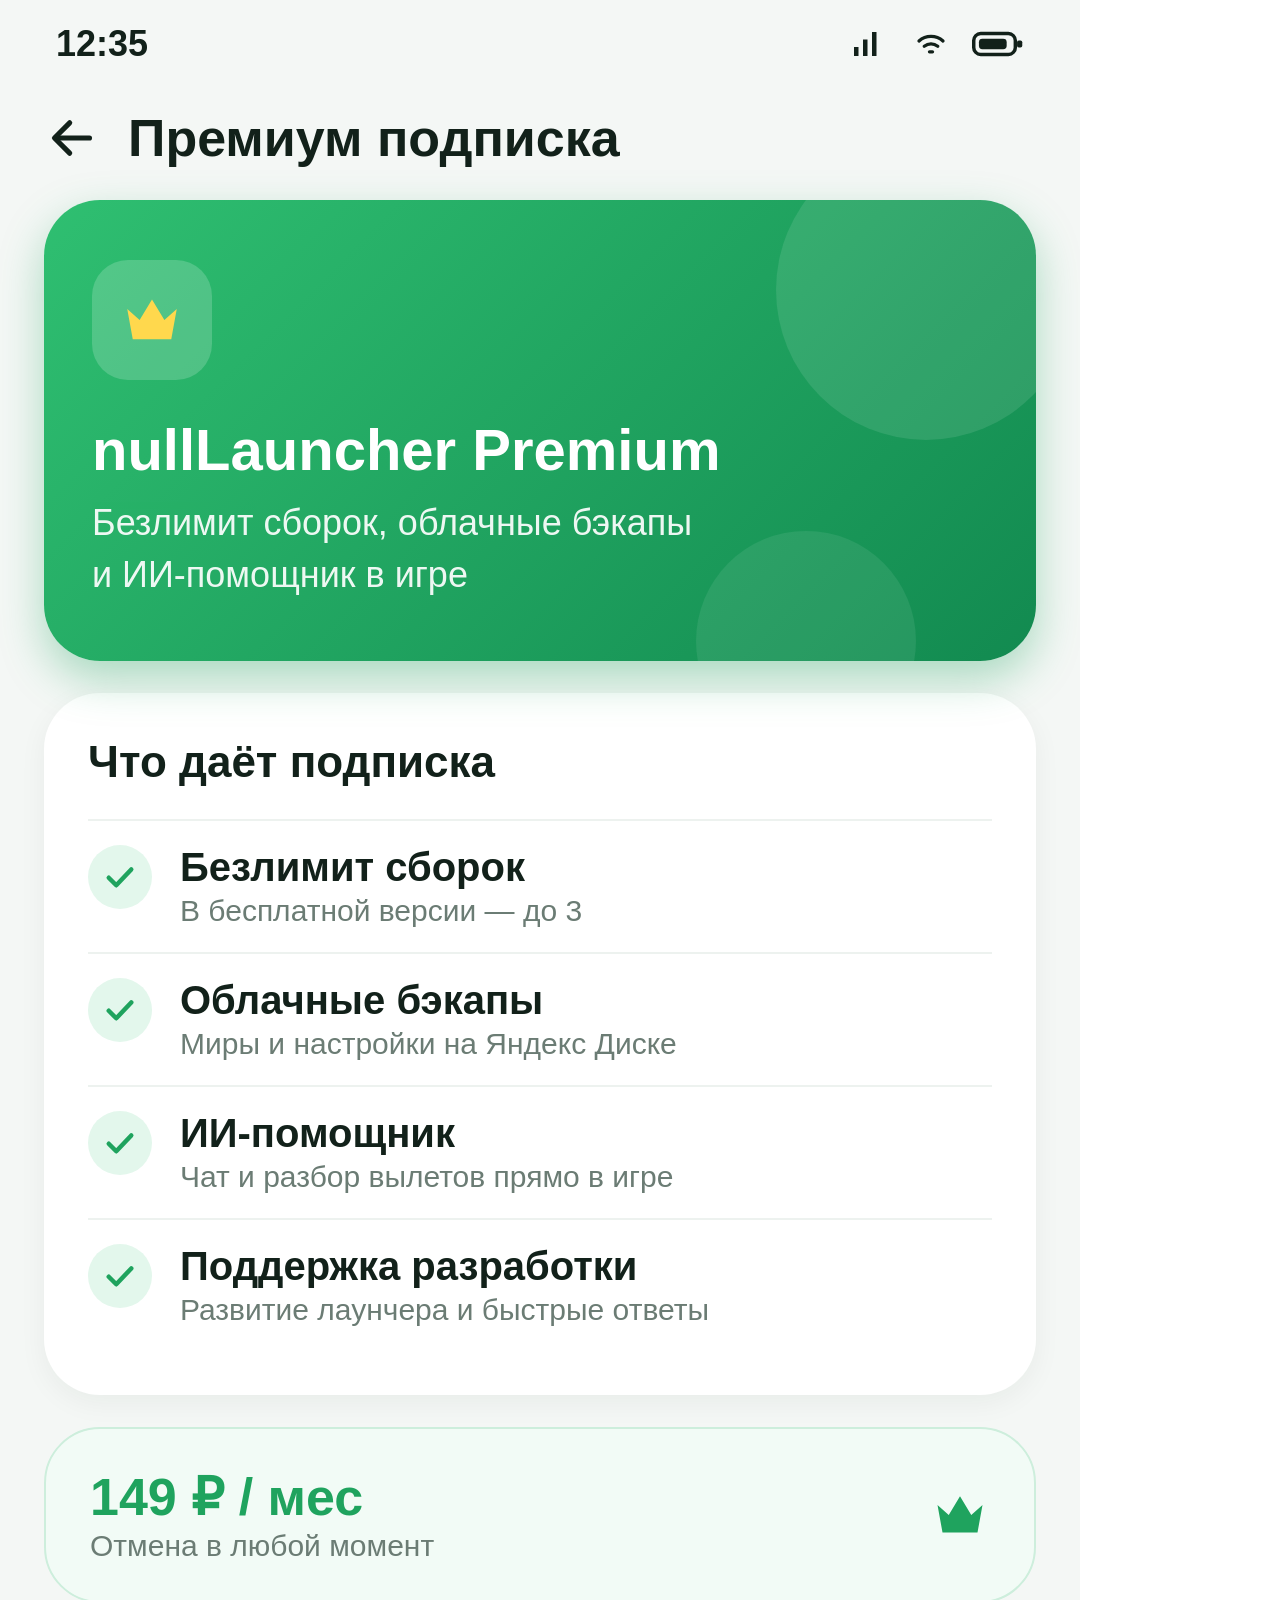
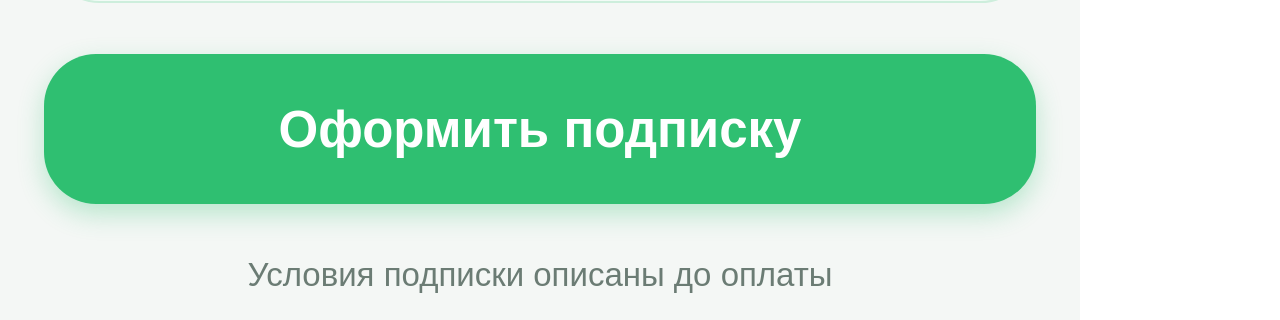
<file: store/screenshots/s6.html>
<!DOCTYPE html>
<html lang="ru">
<head>
<meta charset="utf-8">
<style>
* { margin:0; padding:0; box-sizing:border-box; }
.shot { width:1080px; height:1920px; background:#F4F7F5; color:#12211A;
  font-family:"Segoe UI",Roboto,"Helvetica Neue",Arial,sans-serif;
  position:relative; overflow:hidden; display:flex; flex-direction:column; }
.status { height:88px; display:flex; align-items:center; justify-content:space-between;
  padding:0 56px; font-size:36px; font-weight:700; flex:none; }
.sicons { display:flex; gap:20px; align-items:center; }
.content { flex:1; padding:20px 44px 0; display:flex; flex-direction:column; gap:32px; overflow:hidden; }
.nav { height:198px; background:rgba(255,255,255,.97); border-top:2px solid #E2E9E5;
  display:flex; justify-content:space-around; align-items:center; flex:none; }
.tab { display:flex; flex-direction:column; align-items:center; gap:8px;
  color:#6B7C74; font-size:30px; font-weight:600; }
.tab.on { color:#2FBF71; }
.tab svg { width:64px; height:64px; }
.card { background:#fff; border-radius:56px; padding:44px; box-shadow:0 8px 28px rgba(18,33,26,.05); }
.btn { background:#2FBF71; color:#fff; border-radius:52px; height:150px; display:flex;
  align-items:center; justify-content:center; gap:18px; font-size:51px; font-weight:700;
  box-shadow:0 10px 26px rgba(47,191,113,.30); }
.btn.ghost { background:#fff; color:#12211A; border:3px solid #E2E9E5; box-shadow:none; }
.chip { background:#EDF2EF; color:#12211A; border-radius:100px; padding:16px 34px;
  font-size:33px; font-weight:600; display:inline-flex; align-items:center; gap:12px; }
.chip.on { background:#E3F7EC; color:#1FA35E; }
.mute { color:#6B7C74; }
.green { color:#1FA35E; }
svg { display:block; }
.hdr { font-size:57px; font-weight:800; letter-spacing:-1px; }
.sub { font-size:33px; color:#6B7C74; }
.hrow { display:flex; align-items:center; justify-content:space-between; }
.icobtn { width:96px; height:96px; border-radius:32px; background:#EDF2EF; display:flex;
  align-items:center; justify-content:center; color:#6B7C74; }
.avatar { width:120px; height:120px; border-radius:40px; background:linear-gradient(135deg,#2FBF71,#1FA35E);
  display:flex; align-items:center; justify-content:center; color:#fff; font-size:54px; font-weight:800;
  box-shadow:0 8px 20px rgba(47,191,113,.28); }
.inst { display:flex; align-items:center; gap:34px; background:#fff; border-radius:48px;
  padding:34px; box-shadow:0 6px 22px rgba(18,33,26,.05); }
.inst.act { background:#E3F7EC; box-shadow:none; }
.instico { width:128px; height:128px; border-radius:38px; background:#EDF2EF; display:flex;
  align-items:center; justify-content:center; font-size:56px; font-weight:800; color:#6B7C74; flex:none; }
.inst.act .instico { background:#2FBF71; color:#fff; box-shadow:0 8px 20px rgba(47,191,113,.3); }
.play { width:112px; height:112px; border-radius:50%; background:#E3F7EC; display:flex;
  align-items:center; justify-content:center; color:#1FA35E; flex:none; }
.play.solid { background:#2FBF71; color:#fff; box-shadow:0 8px 18px rgba(47,191,113,.3); }
.progress { height:16px; border-radius:8px; background:#EDF2EF; overflow:hidden; }
.progress i { display:block; height:100%; border-radius:8px; background:linear-gradient(90deg,#2FBF71,#1FA35E); }
.slider { display:flex; align-items:center; gap:28px; }
.strack { flex:1; height:12px; border-radius:6px; background:#EDF2EF; position:relative; }
.strack i { position:absolute; left:0; top:0; height:100%; border-radius:6px; background:#2FBF71; }
.strack b { position:absolute; top:50%; width:52px; height:52px; border-radius:50%; background:#fff;
  border:4px solid #2FBF71; transform:translate(-50%,-50%); box-shadow:0 4px 12px rgba(0,0,0,.15); }
</style>
</head>
<body>

<!-- ================= 1. ГЛАВНАЯ ================= -->
<div class="shot" id="s6">
  <div class="status"><span>12:35</span>
    <div class="sicons">
      <svg width="42" height="36" viewBox="0 0 24 24" fill="#12211A"><path d="M2 20h3v-6H2zM8 20h3V9H8zM14 20h3V4h-3z"/></svg>
      <svg width="42" height="36" viewBox="0 0 24 24" fill="none" stroke="#12211A" stroke-width="2.2" stroke-linecap="round"><path d="M4 10a12 12 0 0 1 16 0"/><path d="M7.5 13.5a7.5 7.5 0 0 1 9 0"/><path d="M11 17.2h2"/></svg>
      <svg width="52" height="32" viewBox="0 0 30 16"><rect x="1" y="2" width="24" height="12" rx="4" fill="none" stroke="#12211A" stroke-width="2"/><rect x="4" y="5" width="16" height="6" rx="2" fill="#12211A"/><rect x="26" y="6" width="3" height="4" rx="1" fill="#12211A"/></svg>
    </div>
  </div>
  <div class="content">
    <div style="display:flex;align-items:center;gap:28px">
      <svg width="56" height="56" viewBox="0 0 24 24" fill="none" stroke="#12211A" stroke-width="2.2" stroke-linecap="round" stroke-linejoin="round"><path d="M19.5 12H5"/><path d="M11 5.5 4.5 12l6.5 6.5"/></svg>
      <span style="font-size:52px;font-weight:800">Премиум подписка</span>
    </div>

    <div style="border-radius:56px;padding:60px 48px;background:linear-gradient(135deg,#2FBF71,#128A50);color:#fff;
        box-shadow:0 18px 44px rgba(31,163,94,.35);position:relative;overflow:hidden">
      <div style="position:absolute;top:-60px;right:-40px;width:300px;height:300px;border-radius:50%;background:rgba(255,255,255,.10)"></div>
      <div style="position:absolute;bottom:-90px;right:120px;width:220px;height:220px;border-radius:50%;background:rgba(255,255,255,.08)"></div>
      <div style="width:120px;height:120px;border-radius:36px;background:rgba(255,255,255,.18);display:flex;align-items:center;justify-content:center">
        <svg width="66" height="66" viewBox="0 0 24 24" fill="#FFD84D"><path d="M3 8l4.5 4L12 4.5 16.5 12 21 8l-2 11H5z"/></svg>
      </div>
      <div style="font-size:58px;font-weight:800;margin-top:36px">nullLauncher Premium</div>
      <div style="font-size:36px;margin-top:14px;opacity:.92;line-height:1.45">Безлимит сборок, облачные бэкапы<br>и ИИ-помощник в игре</div>
    </div>

    <div class="card" style="padding:44px">
      <div style="font-size:44px;font-weight:800;margin-bottom:32px">Что даёт подписка</div>
      <div style="display:flex;gap:28px;padding:24px 0;border-top:2px solid #EDF2EF">
        <div style="width:64px;height:64px;border-radius:50%;background:#E3F7EC;display:flex;align-items:center;justify-content:center;flex:none">
          <svg width="36" height="36" viewBox="0 0 24 24" fill="none" stroke="#1FA35E" stroke-width="3" stroke-linecap="round" stroke-linejoin="round"><path d="M4.5 12.5 9.5 17.5 19.5 7"/></svg></div>
        <div><div style="font-size:40px;font-weight:700">Безлимит сборок</div>
        <div class="mute" style="font-size:30px;margin-top:4px">В бесплатной версии — до 3</div></div>
      </div>
      <div style="display:flex;gap:28px;padding:24px 0;border-top:2px solid #EDF2EF">
        <div style="width:64px;height:64px;border-radius:50%;background:#E3F7EC;display:flex;align-items:center;justify-content:center;flex:none">
          <svg width="36" height="36" viewBox="0 0 24 24" fill="none" stroke="#1FA35E" stroke-width="3" stroke-linecap="round" stroke-linejoin="round"><path d="M4.5 12.5 9.5 17.5 19.5 7"/></svg></div>
        <div><div style="font-size:40px;font-weight:700">Облачные бэкапы</div>
        <div class="mute" style="font-size:30px;margin-top:4px">Миры и настройки на Яндекс Диске</div></div>
      </div>
      <div style="display:flex;gap:28px;padding:24px 0;border-top:2px solid #EDF2EF">
        <div style="width:64px;height:64px;border-radius:50%;background:#E3F7EC;display:flex;align-items:center;justify-content:center;flex:none">
          <svg width="36" height="36" viewBox="0 0 24 24" fill="none" stroke="#1FA35E" stroke-width="3" stroke-linecap="round" stroke-linejoin="round"><path d="M4.5 12.5 9.5 17.5 19.5 7"/></svg></div>
        <div><div style="font-size:40px;font-weight:700">ИИ-помощник</div>
        <div class="mute" style="font-size:30px;margin-top:4px">Чат и разбор вылетов прямо в игре</div></div>
      </div>
      <div style="display:flex;gap:28px;padding:24px 0;border-top:2px solid #EDF2EF">
        <div style="width:64px;height:64px;border-radius:50%;background:#E3F7EC;display:flex;align-items:center;justify-content:center;flex:none">
          <svg width="36" height="36" viewBox="0 0 24 24" fill="none" stroke="#1FA35E" stroke-width="3" stroke-linecap="round" stroke-linejoin="round"><path d="M4.5 12.5 9.5 17.5 19.5 7"/></svg></div>
        <div><div style="font-size:40px;font-weight:700">Поддержка разработки</div>
        <div class="mute" style="font-size:30px;margin-top:4px">Развитие лаунчера и быстрые ответы</div></div>
      </div>
    </div>

    <div class="card" style="padding:38px 44px;display:flex;align-items:center;justify-content:space-between;background:#F2FBF6;box-shadow:none;border:2px solid #CDEEDC">
      <div><div style="font-size:52px;font-weight:800;color:#1FA35E">149 ₽ / мес</div>
      <div class="mute" style="font-size:30px;margin-top:2px">Отмена в любой момент</div></div>
      <svg width="60" height="60" viewBox="0 0 24 24" fill="#1FA35E"><path d="M3 8l4.5 4L12 4.5 16.5 12 21 8l-2 11H5z"/></svg>
    </div>

    <div class="btn" style="margin-top:auto;margin-bottom:20px">Оформить подписку</div>
    <div class="mute" style="text-align:center;font-size:33px;margin-bottom:26px">Условия подписки описаны до оплаты</div>
  </div>
</div>
</body>
</html>
</file>
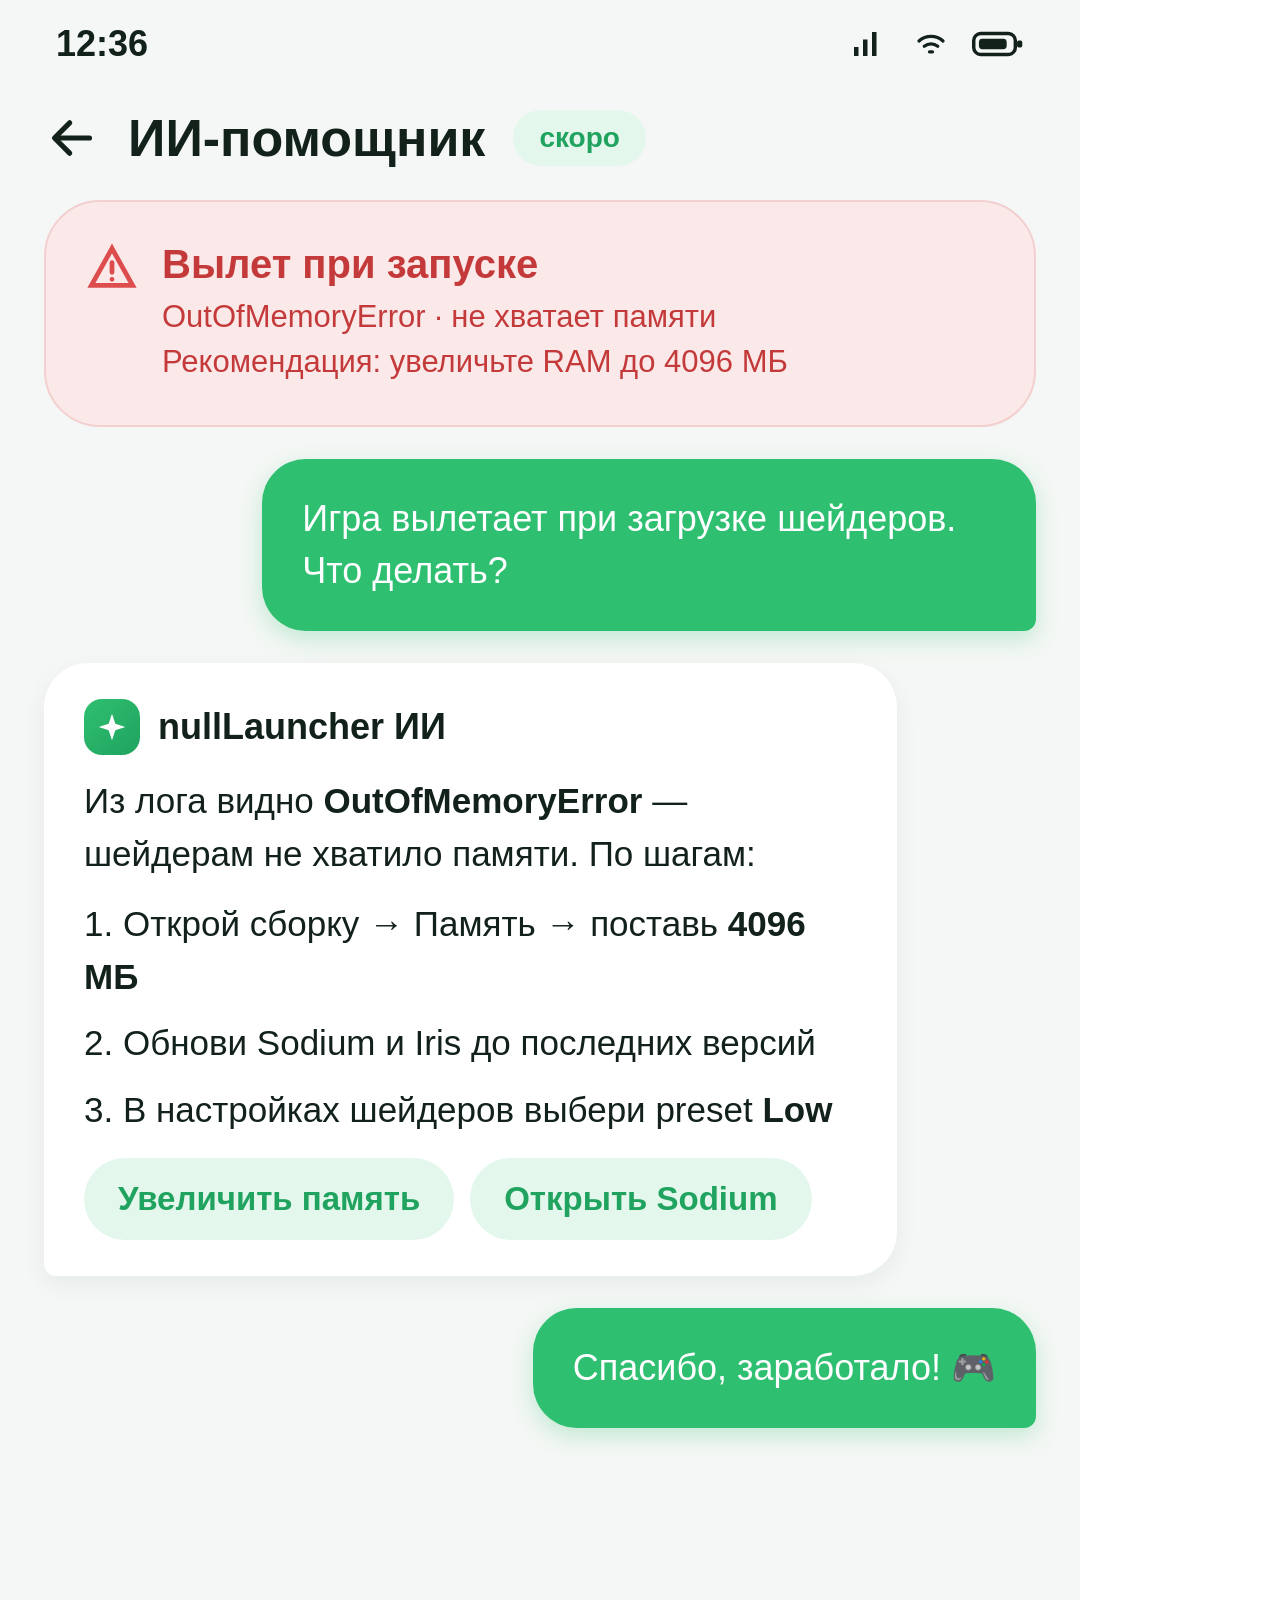
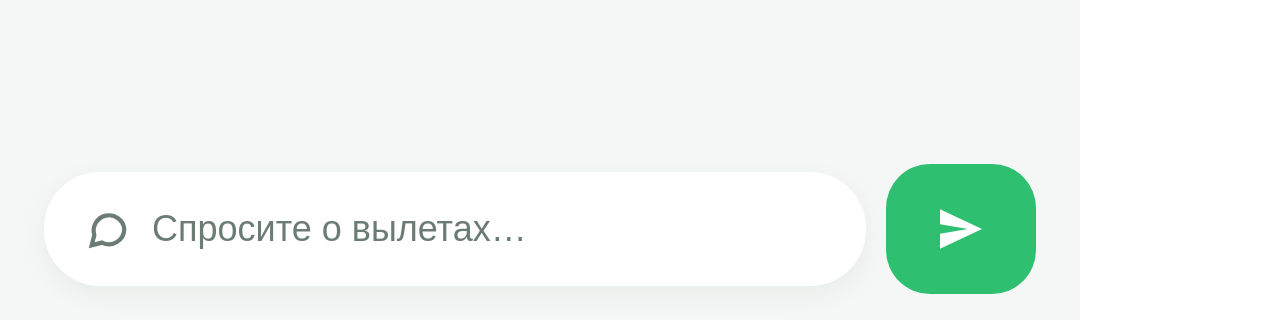
<file: store/screenshots/s7.html>
<!DOCTYPE html>
<html lang="ru">
<head>
<meta charset="utf-8">
<style>
* { margin:0; padding:0; box-sizing:border-box; }
.shot { width:1080px; height:1920px; background:#F4F7F5; color:#12211A;
  font-family:"Segoe UI",Roboto,"Helvetica Neue",Arial,sans-serif;
  position:relative; overflow:hidden; display:flex; flex-direction:column; }
.status { height:88px; display:flex; align-items:center; justify-content:space-between;
  padding:0 56px; font-size:36px; font-weight:700; flex:none; }
.sicons { display:flex; gap:20px; align-items:center; }
.content { flex:1; padding:20px 44px 0; display:flex; flex-direction:column; gap:32px; overflow:hidden; }
.nav { height:198px; background:rgba(255,255,255,.97); border-top:2px solid #E2E9E5;
  display:flex; justify-content:space-around; align-items:center; flex:none; }
.tab { display:flex; flex-direction:column; align-items:center; gap:8px;
  color:#6B7C74; font-size:30px; font-weight:600; }
.tab.on { color:#2FBF71; }
.tab svg { width:64px; height:64px; }
.card { background:#fff; border-radius:56px; padding:44px; box-shadow:0 8px 28px rgba(18,33,26,.05); }
.btn { background:#2FBF71; color:#fff; border-radius:52px; height:150px; display:flex;
  align-items:center; justify-content:center; gap:18px; font-size:51px; font-weight:700;
  box-shadow:0 10px 26px rgba(47,191,113,.30); }
.btn.ghost { background:#fff; color:#12211A; border:3px solid #E2E9E5; box-shadow:none; }
.chip { background:#EDF2EF; color:#12211A; border-radius:100px; padding:16px 34px;
  font-size:33px; font-weight:600; display:inline-flex; align-items:center; gap:12px; }
.chip.on { background:#E3F7EC; color:#1FA35E; }
.mute { color:#6B7C74; }
.green { color:#1FA35E; }
svg { display:block; }
.hdr { font-size:57px; font-weight:800; letter-spacing:-1px; }
.sub { font-size:33px; color:#6B7C74; }
.hrow { display:flex; align-items:center; justify-content:space-between; }
.icobtn { width:96px; height:96px; border-radius:32px; background:#EDF2EF; display:flex;
  align-items:center; justify-content:center; color:#6B7C74; }
.avatar { width:120px; height:120px; border-radius:40px; background:linear-gradient(135deg,#2FBF71,#1FA35E);
  display:flex; align-items:center; justify-content:center; color:#fff; font-size:54px; font-weight:800;
  box-shadow:0 8px 20px rgba(47,191,113,.28); }
.inst { display:flex; align-items:center; gap:34px; background:#fff; border-radius:48px;
  padding:34px; box-shadow:0 6px 22px rgba(18,33,26,.05); }
.inst.act { background:#E3F7EC; box-shadow:none; }
.instico { width:128px; height:128px; border-radius:38px; background:#EDF2EF; display:flex;
  align-items:center; justify-content:center; font-size:56px; font-weight:800; color:#6B7C74; flex:none; }
.inst.act .instico { background:#2FBF71; color:#fff; box-shadow:0 8px 20px rgba(47,191,113,.3); }
.play { width:112px; height:112px; border-radius:50%; background:#E3F7EC; display:flex;
  align-items:center; justify-content:center; color:#1FA35E; flex:none; }
.play.solid { background:#2FBF71; color:#fff; box-shadow:0 8px 18px rgba(47,191,113,.3); }
.progress { height:16px; border-radius:8px; background:#EDF2EF; overflow:hidden; }
.progress i { display:block; height:100%; border-radius:8px; background:linear-gradient(90deg,#2FBF71,#1FA35E); }
.slider { display:flex; align-items:center; gap:28px; }
.strack { flex:1; height:12px; border-radius:6px; background:#EDF2EF; position:relative; }
.strack i { position:absolute; left:0; top:0; height:100%; border-radius:6px; background:#2FBF71; }
.strack b { position:absolute; top:50%; width:52px; height:52px; border-radius:50%; background:#fff;
  border:4px solid #2FBF71; transform:translate(-50%,-50%); box-shadow:0 4px 12px rgba(0,0,0,.15); }
</style>
</head>
<body>

<!-- ================= 1. ГЛАВНАЯ ================= -->
<div class="shot" id="s7">
  <div class="status"><span>12:36</span>
    <div class="sicons">
      <svg width="42" height="36" viewBox="0 0 24 24" fill="#12211A"><path d="M2 20h3v-6H2zM8 20h3V9H8zM14 20h3V4h-3z"/></svg>
      <svg width="42" height="36" viewBox="0 0 24 24" fill="none" stroke="#12211A" stroke-width="2.2" stroke-linecap="round"><path d="M4 10a12 12 0 0 1 16 0"/><path d="M7.5 13.5a7.5 7.5 0 0 1 9 0"/><path d="M11 17.2h2"/></svg>
      <svg width="52" height="32" viewBox="0 0 30 16"><rect x="1" y="2" width="24" height="12" rx="4" fill="none" stroke="#12211A" stroke-width="2"/><rect x="4" y="5" width="16" height="6" rx="2" fill="#12211A"/><rect x="26" y="6" width="3" height="4" rx="1" fill="#12211A"/></svg>
    </div>
  </div>
  <div class="content">
    <div style="display:flex;align-items:center;gap:28px">
      <svg width="56" height="56" viewBox="0 0 24 24" fill="none" stroke="#12211A" stroke-width="2.2" stroke-linecap="round" stroke-linejoin="round"><path d="M19.5 12H5"/><path d="M11 5.5 4.5 12l6.5 6.5"/></svg>
      <span style="font-size:52px;font-weight:800">ИИ-помощник</span>
      <span class="chip on" style="font-size:28px;padding:12px 26px">скоро</span>
    </div>

    <div class="card" style="padding:40px;background:#FBE9E9;box-shadow:none;border:2px solid #F3CFCF">
      <div style="display:flex;gap:24px;align-items:flex-start">
        <svg width="52" height="52" viewBox="0 0 24 24" fill="none" stroke="#DE4D4D" stroke-width="2.2" stroke-linecap="round"><path d="M12 3 2.5 20h19z"/><path d="M12 9.5v4.5M12 17.2h.01"/></svg>
        <div style="flex:1">
          <div style="font-size:40px;font-weight:800;color:#C43A3A">Вылет при запуске</div>
          <div style="font-size:31px;color:#C43A3A;margin-top:8px;line-height:1.45">OutOfMemoryError · не хватает памяти<br>Рекомендация: увеличьте RAM до 4096 МБ</div>
        </div>
      </div>
    </div>

    <div style="align-self:flex-end;max-width:78%;background:#2FBF71;color:#fff;border-radius:44px 44px 12px 44px;
        padding:34px 40px;font-size:36px;line-height:1.45;box-shadow:0 8px 22px rgba(47,191,113,.25)">
      Игра вылетает при загрузке шейдеров. Что делать?
    </div>

    <div style="align-self:flex-start;max-width:86%;background:#fff;border-radius:44px 44px 44px 12px;
        padding:36px 40px;font-size:35px;line-height:1.5;box-shadow:0 8px 24px rgba(18,33,26,.06)">
      <div style="display:flex;align-items:center;gap:18px;margin-bottom:20px">
        <div style="width:56px;height:56px;border-radius:18px;background:linear-gradient(135deg,#2FBF71,#1FA35E);display:flex;align-items:center;justify-content:center">
          <svg width="32" height="32" viewBox="0 0 24 24" fill="#fff"><path d="M12 2 14.5 9.5 22 12l-7.5 2.5L12 22l-2.5-7.5L2 12l7.5-2.5z"/></svg></div>
        <b style="font-size:36px">nullLauncher ИИ</b>
      </div>
      Из лога видно <b>OutOfMemoryError</b> — шейдерам не хватило памяти. По шагам:
      <div style="margin-top:18px;display:flex;flex-direction:column;gap:14px">
        <div>1. Открой сборку → Память → поставь <b>4096 МБ</b></div>
        <div>2. Обнови Sodium и Iris до последних версий</div>
        <div>3. В настройках шейдеров выбери preset <b>Low</b></div>
      </div>
      <div style="margin-top:22px;display:flex;gap:16px;flex-wrap:wrap">
        <span class="chip on">Увеличить память</span><span class="chip on">Открыть Sodium</span>
      </div>
    </div>

    <div style="align-self:flex-end;max-width:70%;background:#2FBF71;color:#fff;border-radius:44px 44px 12px 44px;
        padding:34px 40px;font-size:36px;line-height:1.45;box-shadow:0 8px 22px rgba(47,191,113,.25)">
      Спасибо, заработало! 🎮
    </div>

    <div style="margin-top:auto;margin-bottom:26px;display:flex;gap:20px;align-items:center">
      <div class="card" style="flex:1;padding:34px 40px;display:flex;align-items:center;gap:22px">
        <svg width="46" height="46" viewBox="0 0 24 24" fill="none" stroke="#6B7C74" stroke-width="2.2" stroke-linecap="round"><path d="M21 12a8 8 0 0 1-11.6 7.1L4 20.5l1.4-5.3A8 8 0 1 1 21 12z"/></svg>
        <span class="mute" style="font-size:36px">Спросите о вылетах…</span>
      </div>
      <div class="btn" style="width:150px;height:130px;border-radius:44px;box-shadow:none">
        <svg width="56" height="56" viewBox="0 0 24 24" fill="currentColor"><path d="M3 20.5 21 12 3 3.5 3 10l12 2-12 2z"/></svg>
      </div>
    </div>
  </div>
</div>
</body>
</html>
</file>
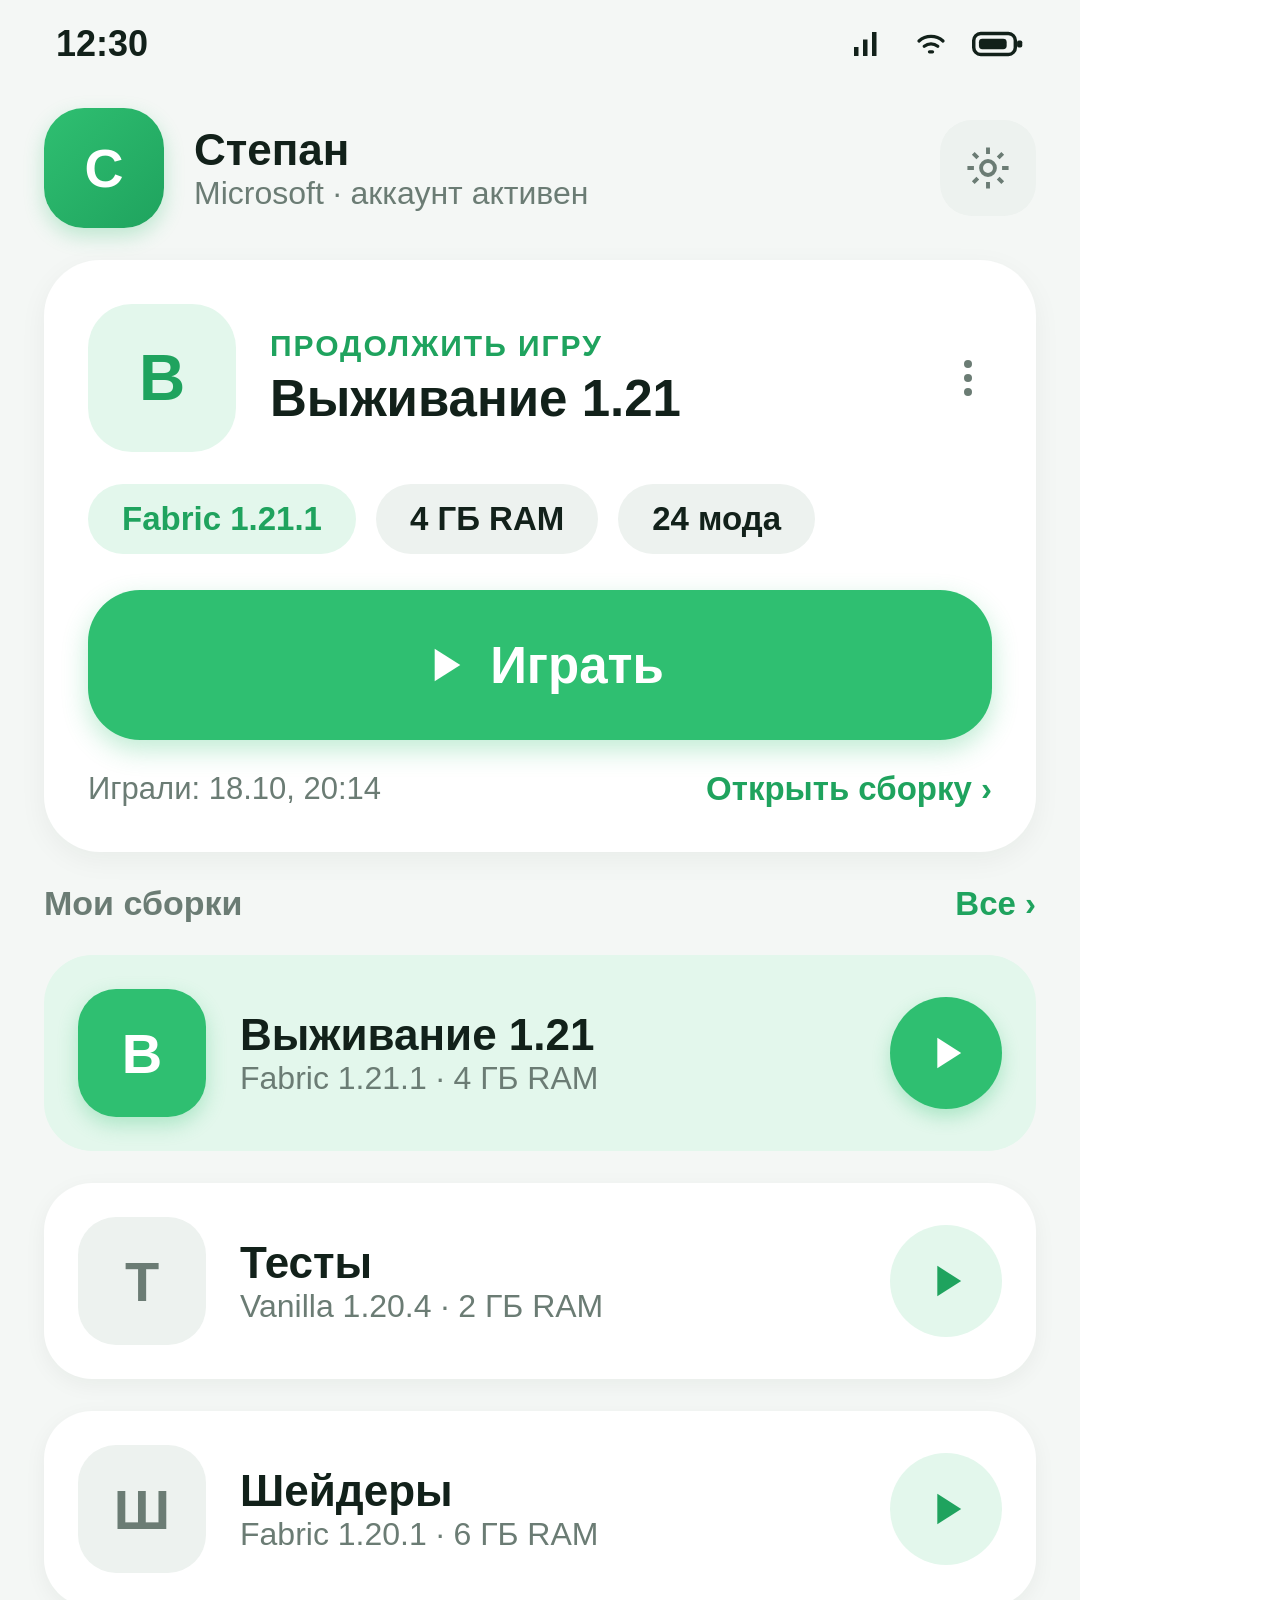
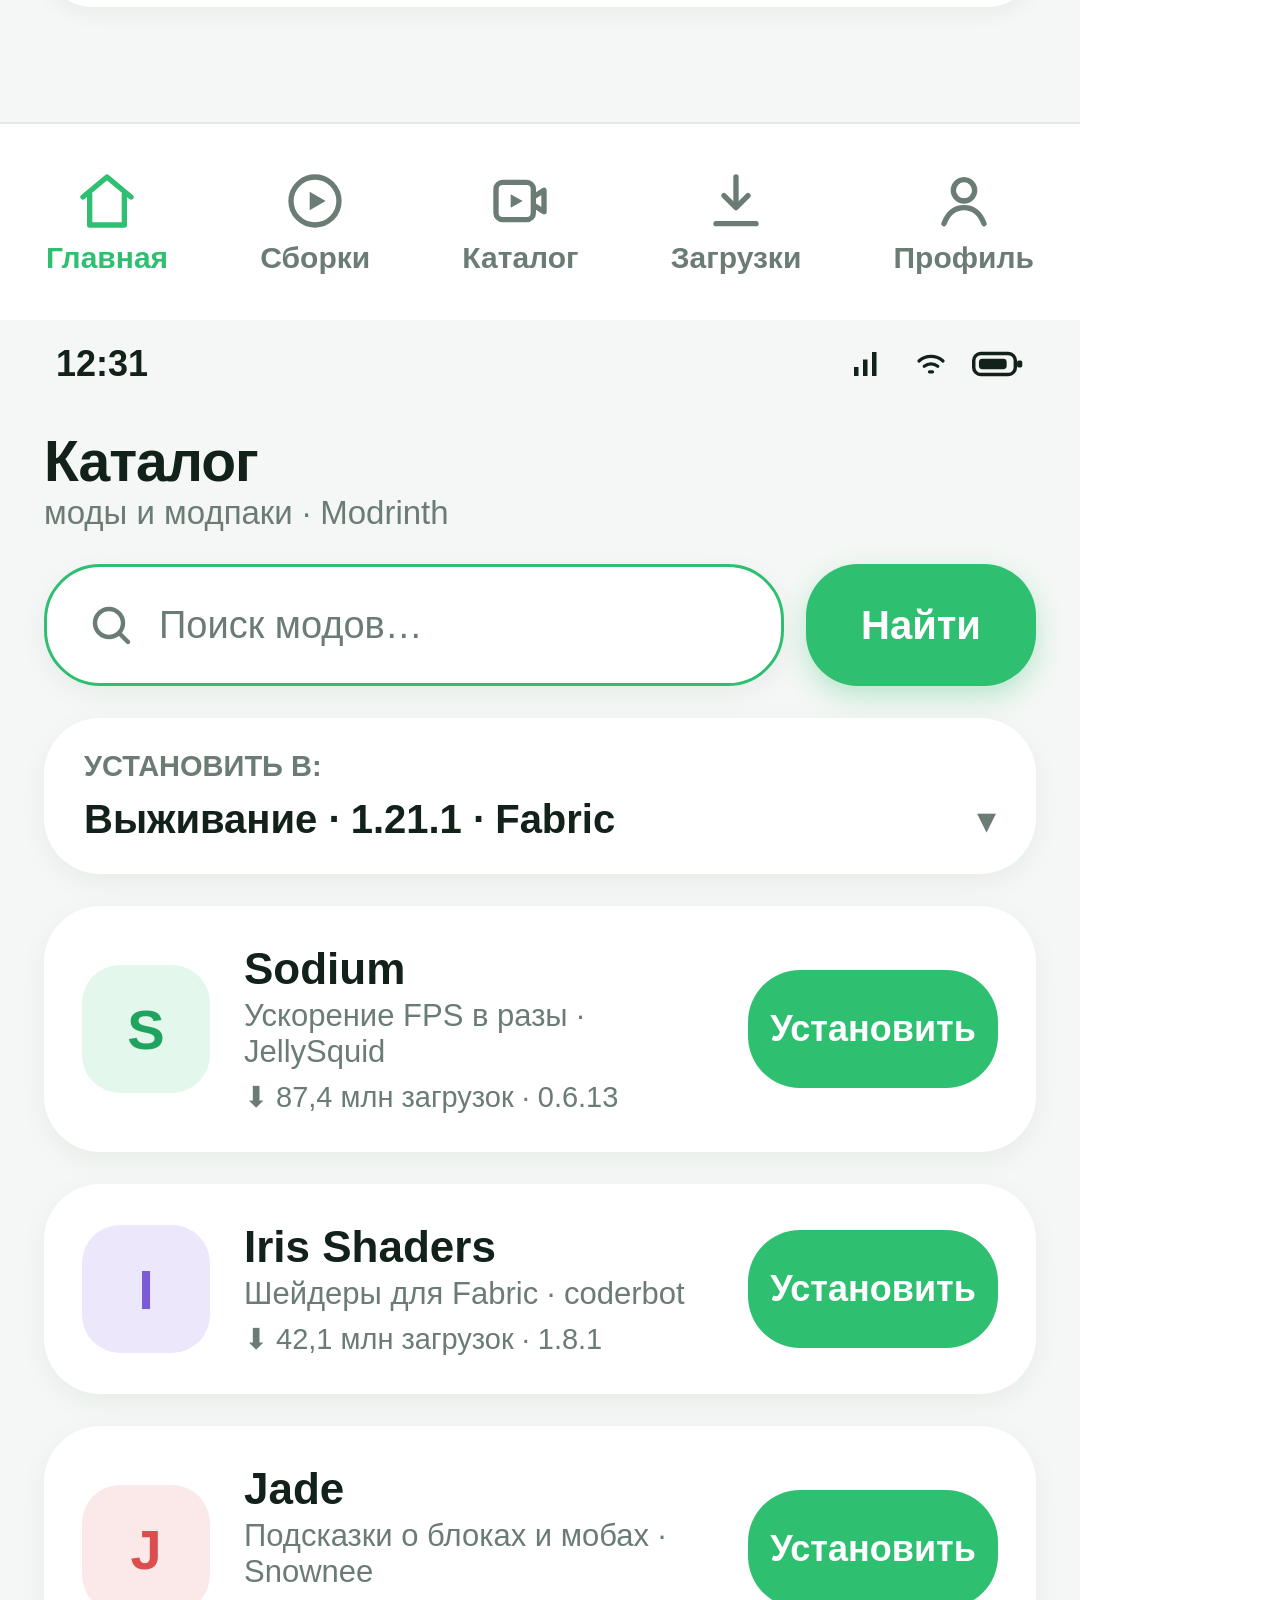
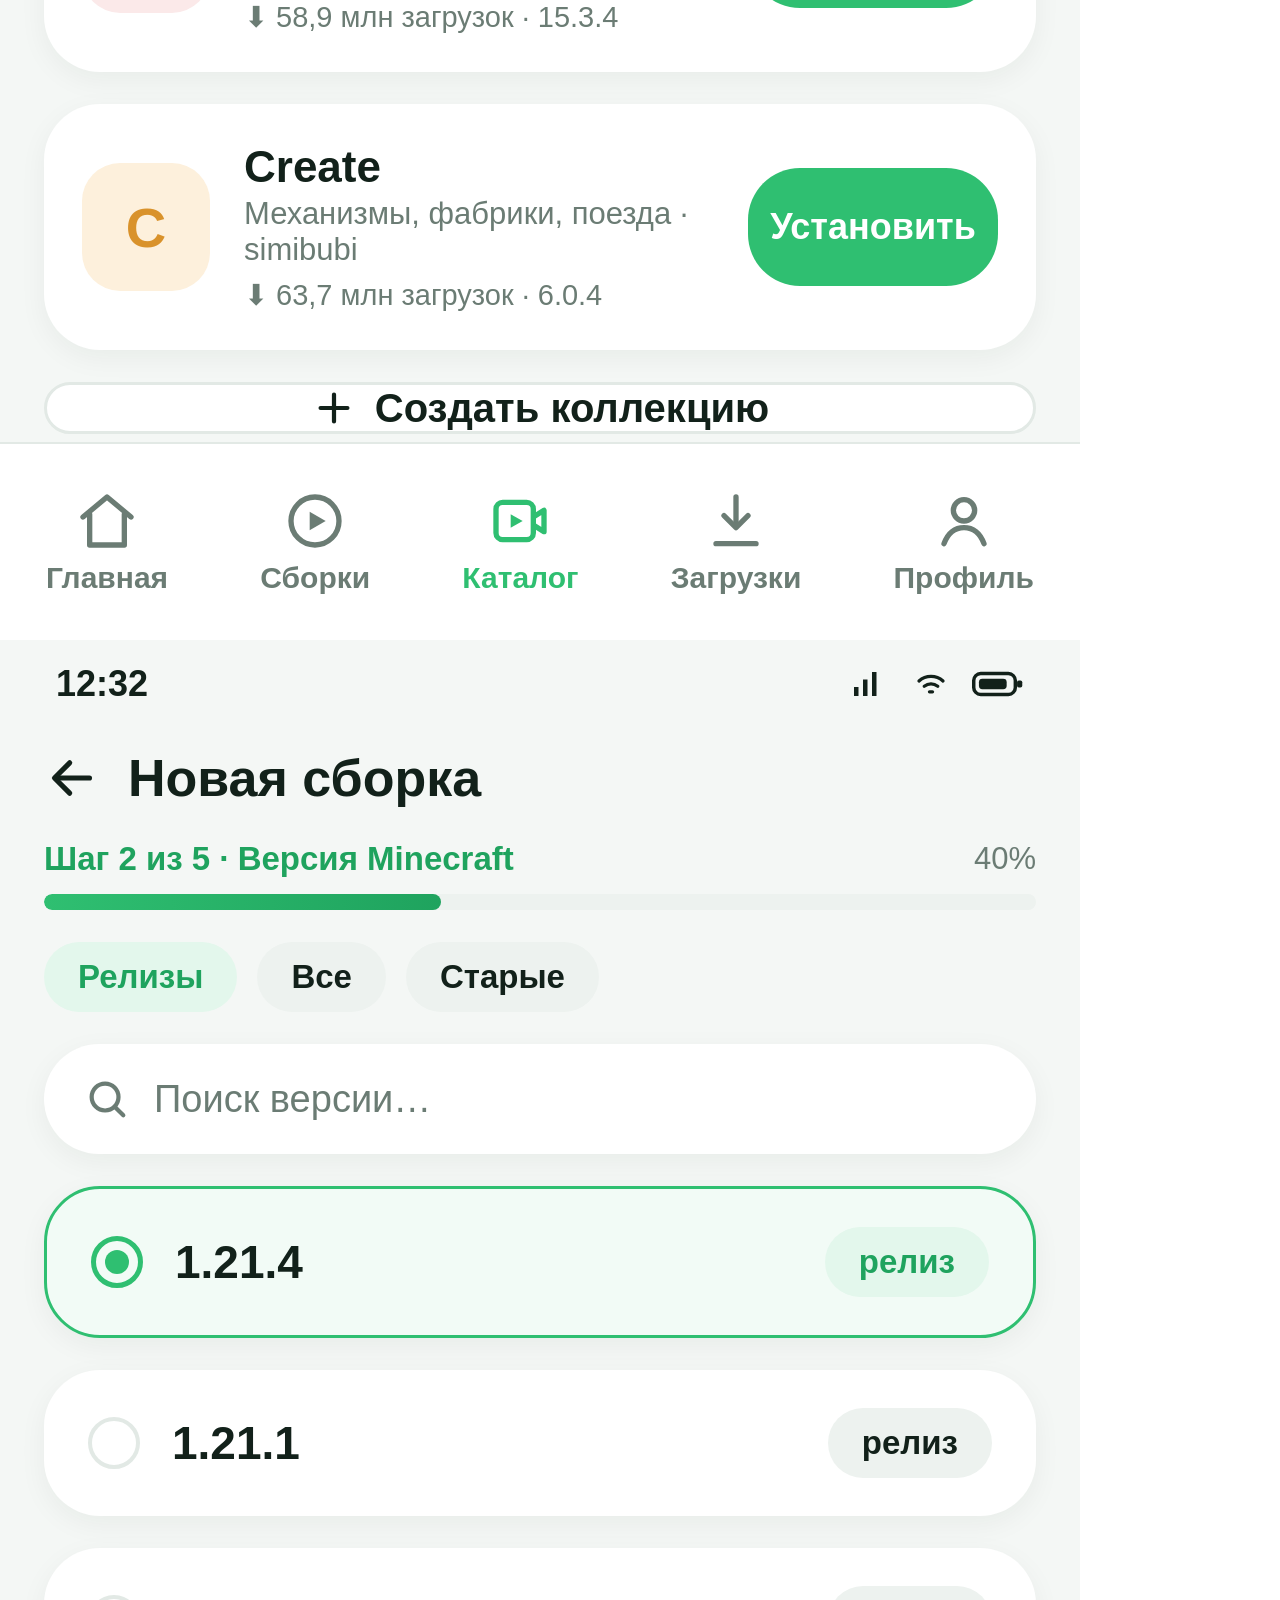
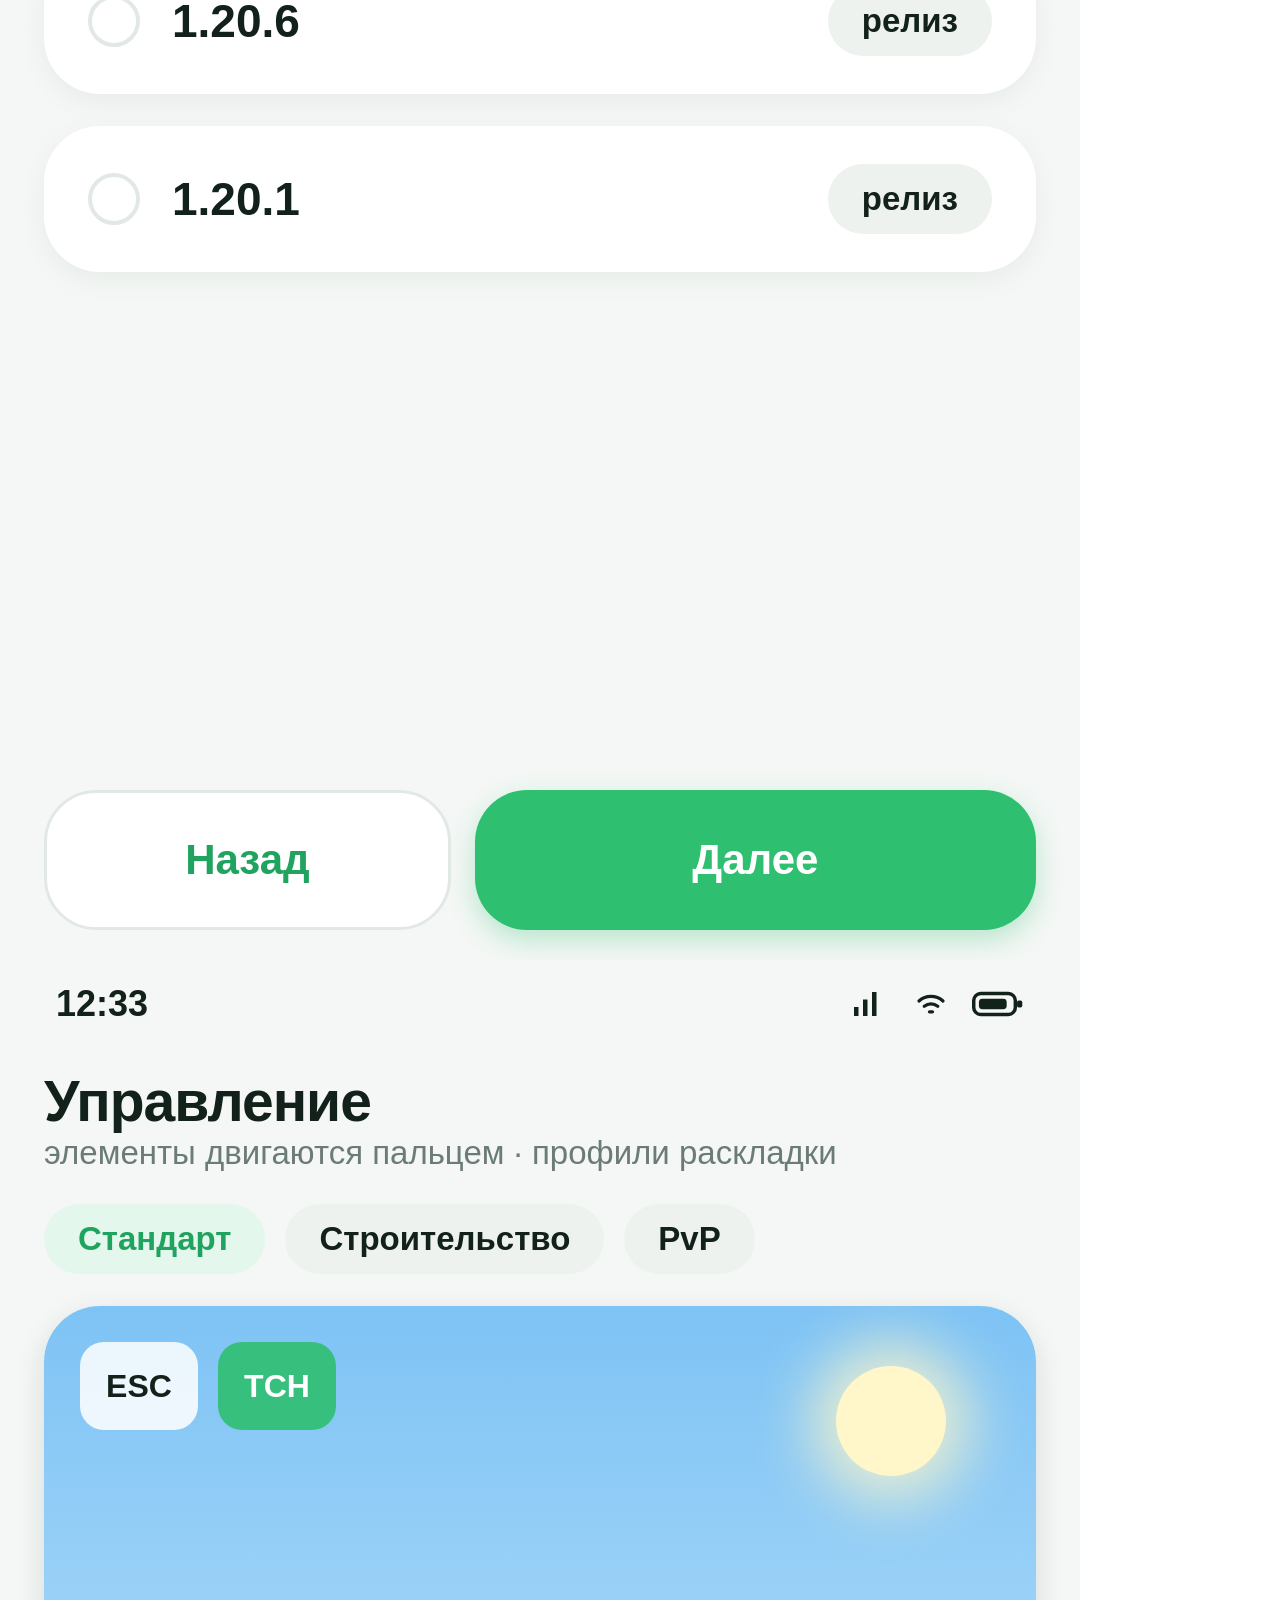
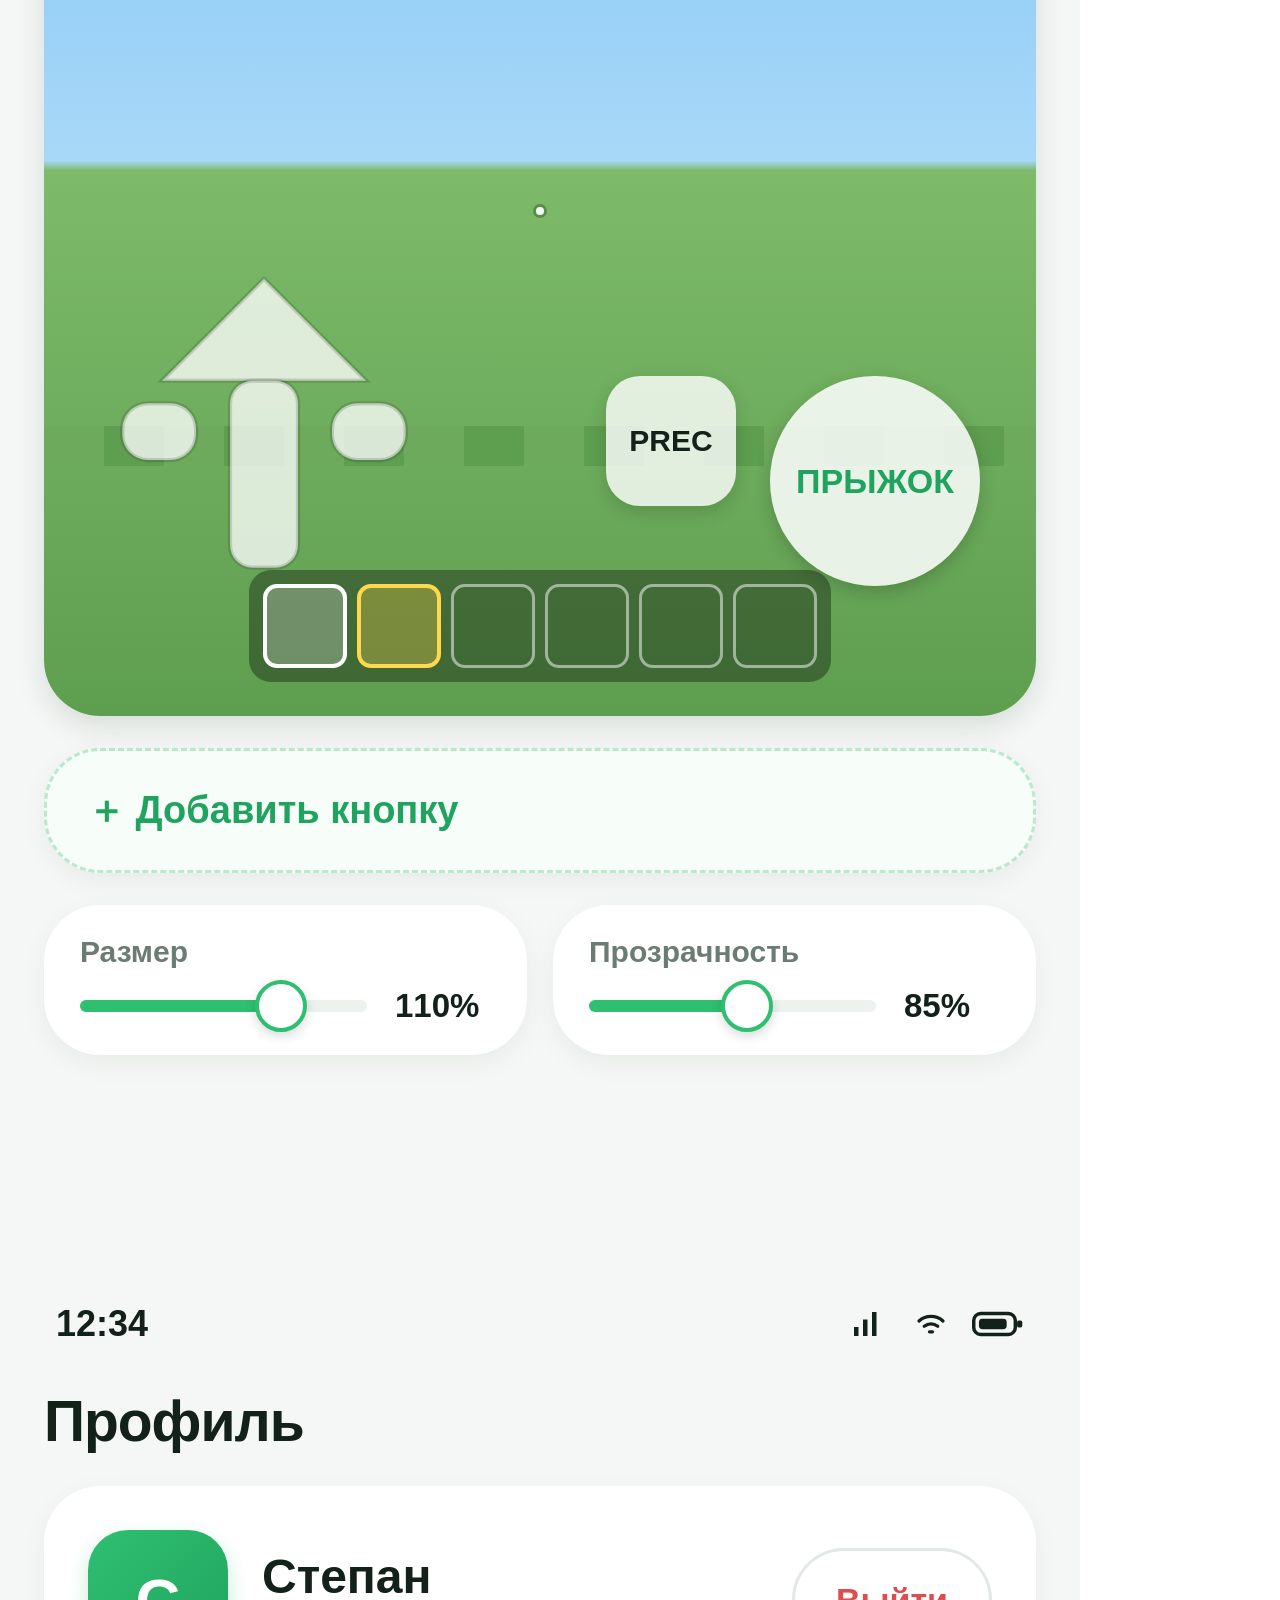
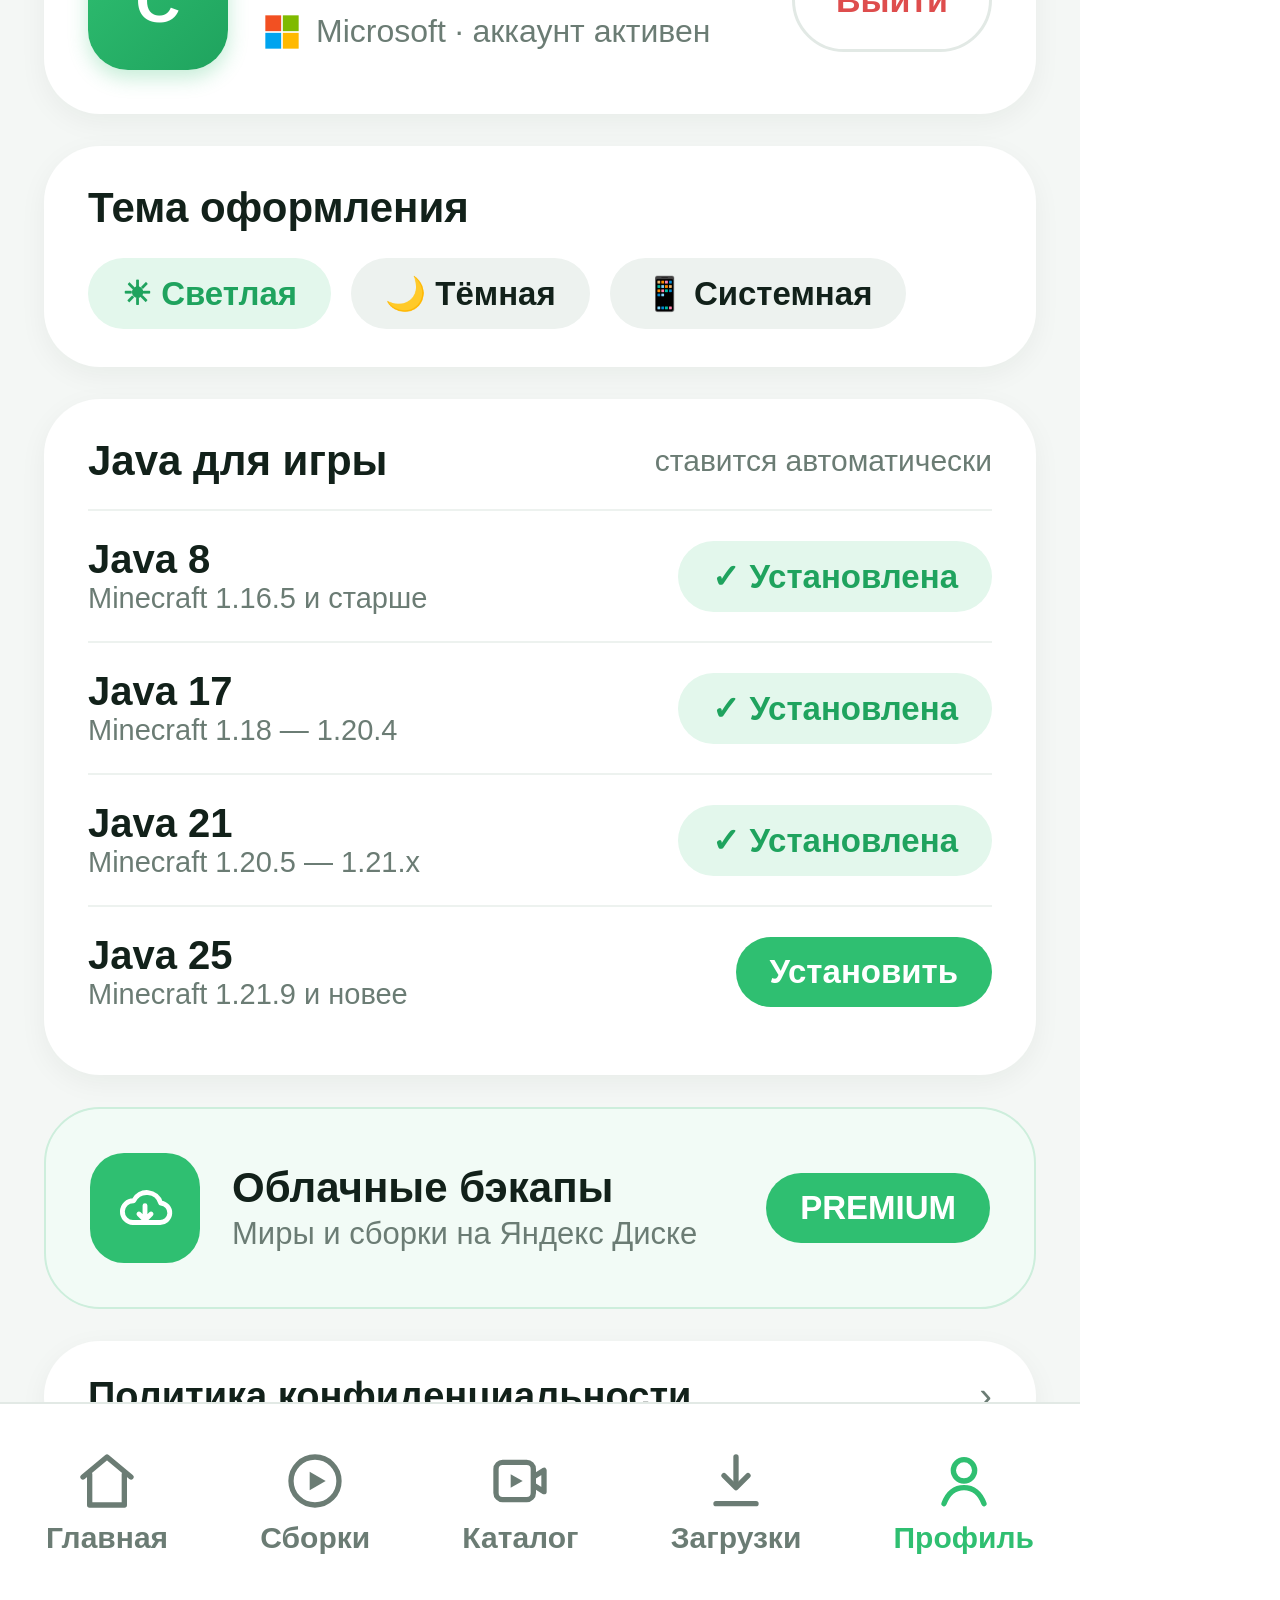
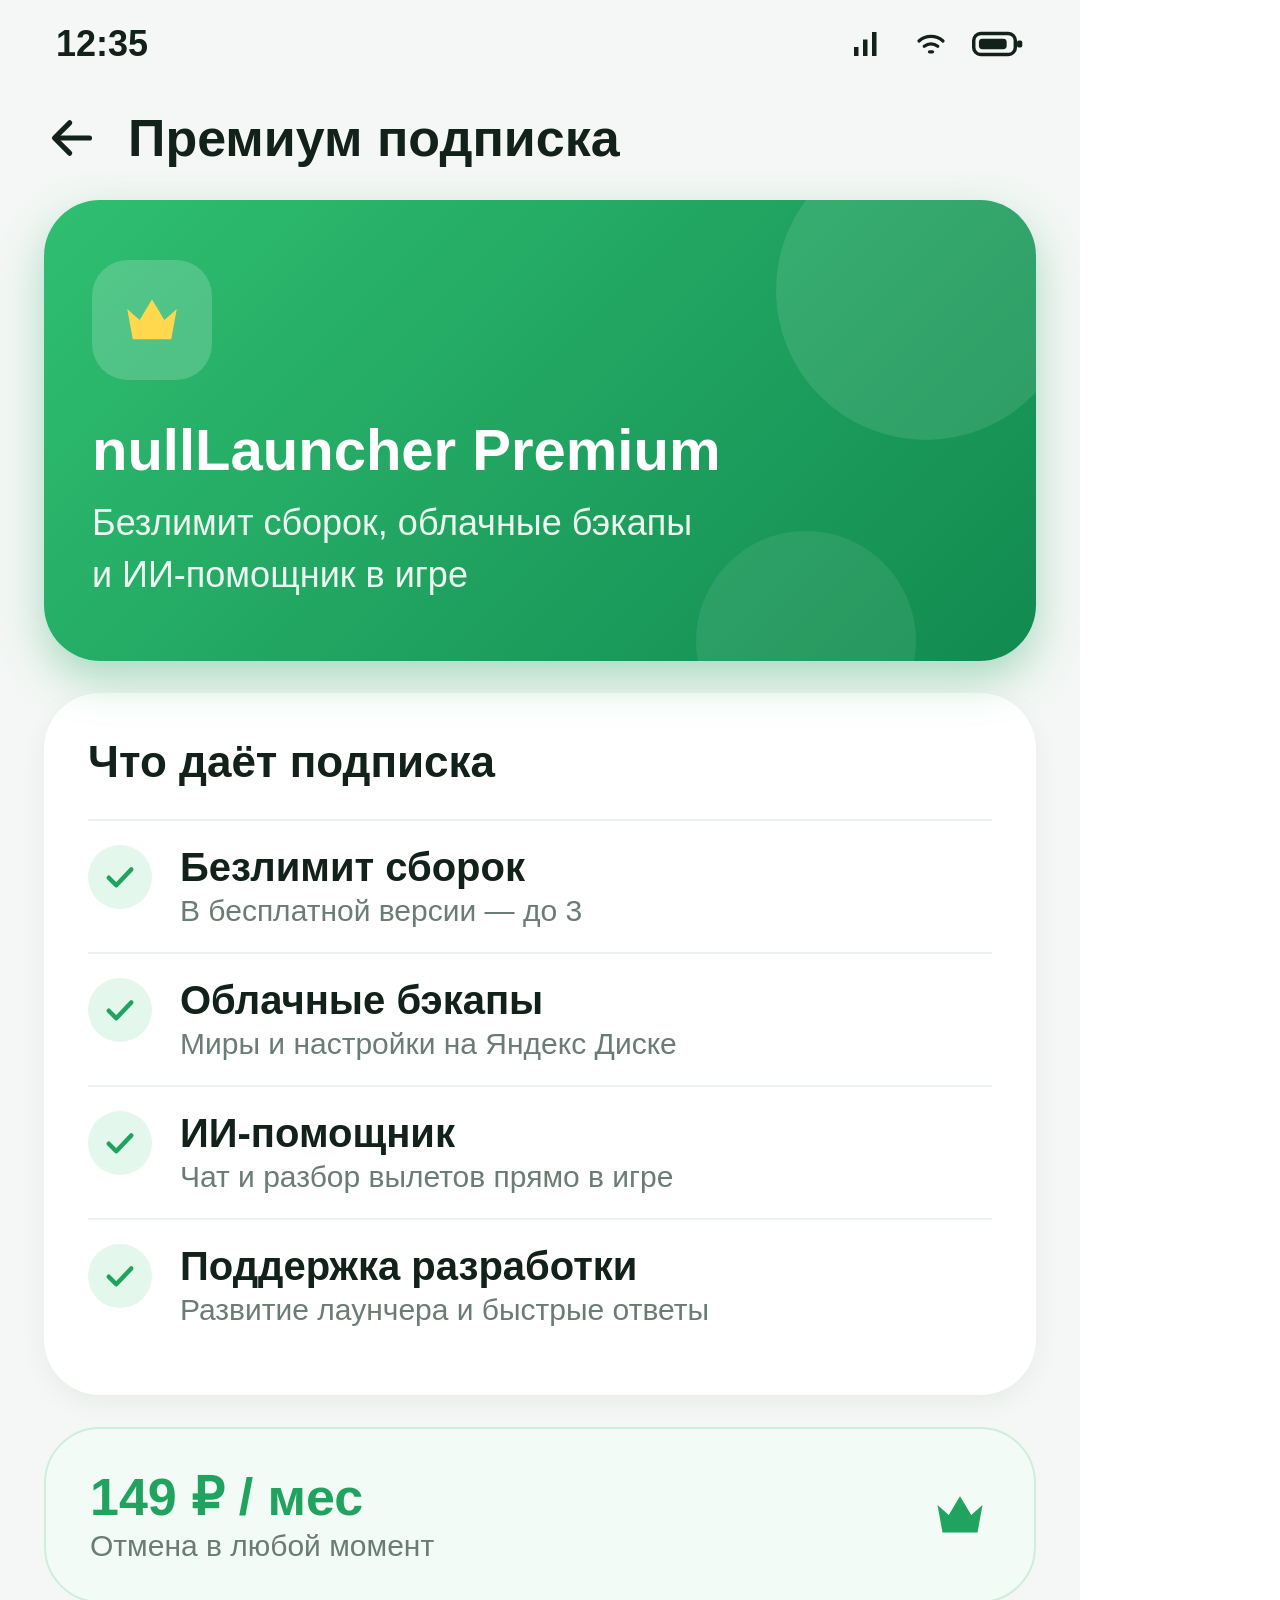
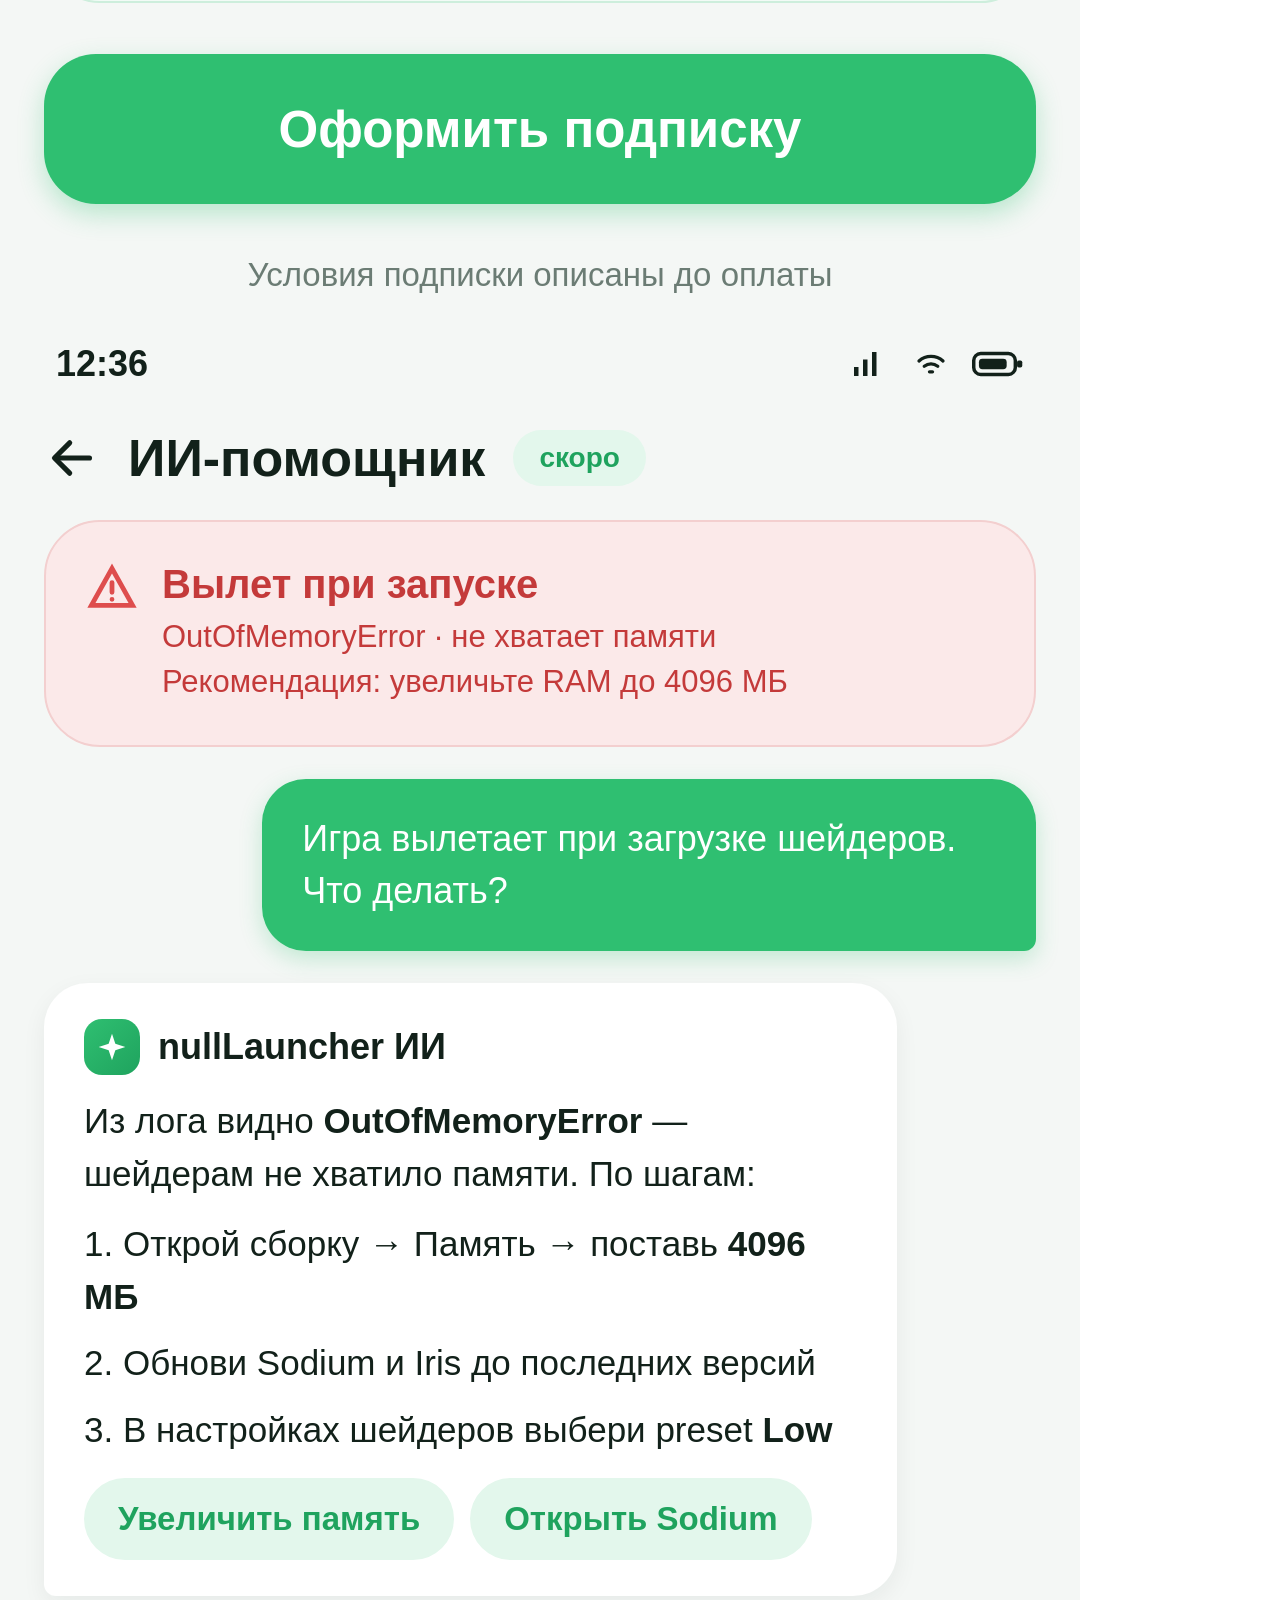
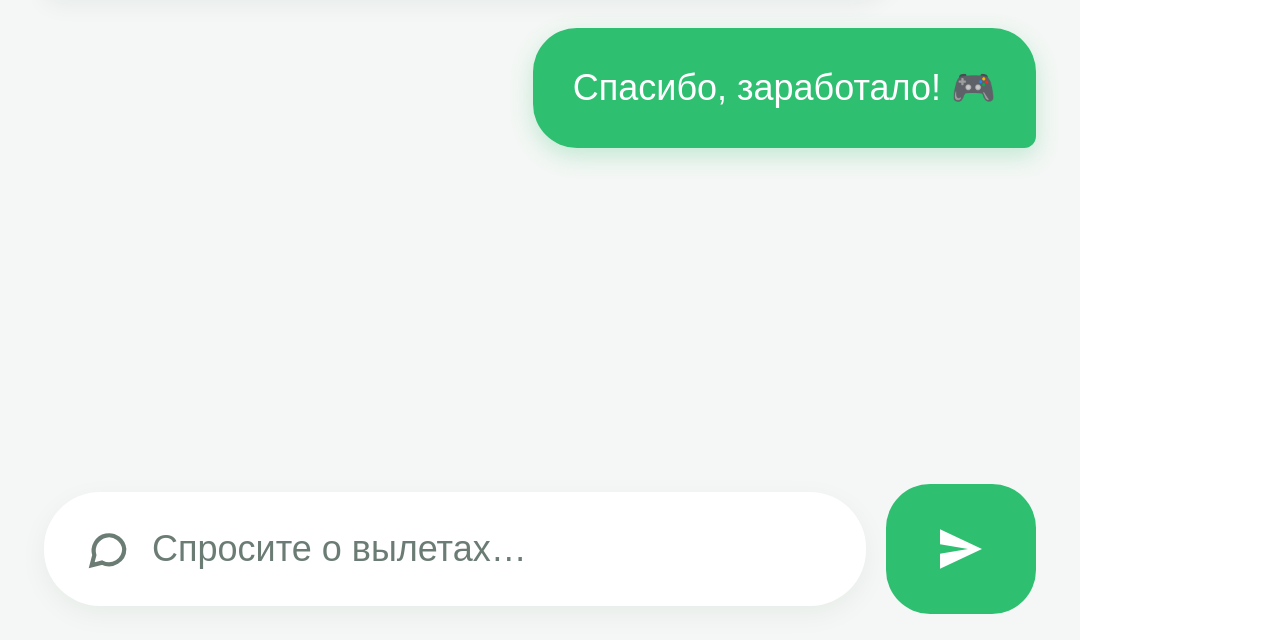
<file: store/screenshots/showcase.html>
<!DOCTYPE html>
<html lang="ru">
<head>
<meta charset="utf-8">
<style>
* { margin:0; padding:0; box-sizing:border-box; }
.shot { width:1080px; height:1920px; background:#F4F7F5; color:#12211A;
  font-family:"Segoe UI",Roboto,"Helvetica Neue",Arial,sans-serif;
  position:relative; overflow:hidden; display:flex; flex-direction:column; }
.status { height:88px; display:flex; align-items:center; justify-content:space-between;
  padding:0 56px; font-size:36px; font-weight:700; flex:none; }
.sicons { display:flex; gap:20px; align-items:center; }
.content { flex:1; padding:20px 44px 0; display:flex; flex-direction:column; gap:32px; overflow:hidden; }
.nav { height:198px; background:rgba(255,255,255,.97); border-top:2px solid #E2E9E5;
  display:flex; justify-content:space-around; align-items:center; flex:none; }
.tab { display:flex; flex-direction:column; align-items:center; gap:8px;
  color:#6B7C74; font-size:30px; font-weight:600; }
.tab.on { color:#2FBF71; }
.tab svg { width:64px; height:64px; }
.card { background:#fff; border-radius:56px; padding:44px; box-shadow:0 8px 28px rgba(18,33,26,.05); }
.btn { background:#2FBF71; color:#fff; border-radius:52px; height:150px; display:flex;
  align-items:center; justify-content:center; gap:18px; font-size:51px; font-weight:700;
  box-shadow:0 10px 26px rgba(47,191,113,.30); }
.btn.ghost { background:#fff; color:#12211A; border:3px solid #E2E9E5; box-shadow:none; }
.chip { background:#EDF2EF; color:#12211A; border-radius:100px; padding:16px 34px;
  font-size:33px; font-weight:600; display:inline-flex; align-items:center; gap:12px; }
.chip.on { background:#E3F7EC; color:#1FA35E; }
.mute { color:#6B7C74; }
.green { color:#1FA35E; }
svg { display:block; }
.hdr { font-size:57px; font-weight:800; letter-spacing:-1px; }
.sub { font-size:33px; color:#6B7C74; }
.hrow { display:flex; align-items:center; justify-content:space-between; }
.icobtn { width:96px; height:96px; border-radius:32px; background:#EDF2EF; display:flex;
  align-items:center; justify-content:center; color:#6B7C74; }
.avatar { width:120px; height:120px; border-radius:40px; background:linear-gradient(135deg,#2FBF71,#1FA35E);
  display:flex; align-items:center; justify-content:center; color:#fff; font-size:54px; font-weight:800;
  box-shadow:0 8px 20px rgba(47,191,113,.28); }
.inst { display:flex; align-items:center; gap:34px; background:#fff; border-radius:48px;
  padding:34px; box-shadow:0 6px 22px rgba(18,33,26,.05); }
.inst.act { background:#E3F7EC; box-shadow:none; }
.instico { width:128px; height:128px; border-radius:38px; background:#EDF2EF; display:flex;
  align-items:center; justify-content:center; font-size:56px; font-weight:800; color:#6B7C74; flex:none; }
.inst.act .instico { background:#2FBF71; color:#fff; box-shadow:0 8px 20px rgba(47,191,113,.3); }
.play { width:112px; height:112px; border-radius:50%; background:#E3F7EC; display:flex;
  align-items:center; justify-content:center; color:#1FA35E; flex:none; }
.play.solid { background:#2FBF71; color:#fff; box-shadow:0 8px 18px rgba(47,191,113,.3); }
.progress { height:16px; border-radius:8px; background:#EDF2EF; overflow:hidden; }
.progress i { display:block; height:100%; border-radius:8px; background:linear-gradient(90deg,#2FBF71,#1FA35E); }
.slider { display:flex; align-items:center; gap:28px; }
.strack { flex:1; height:12px; border-radius:6px; background:#EDF2EF; position:relative; }
.strack i { position:absolute; left:0; top:0; height:100%; border-radius:6px; background:#2FBF71; }
.strack b { position:absolute; top:50%; width:52px; height:52px; border-radius:50%; background:#fff;
  border:4px solid #2FBF71; transform:translate(-50%,-50%); box-shadow:0 4px 12px rgba(0,0,0,.15); }
</style>
</head>
<body>

<!-- ================= 1. ГЛАВНАЯ ================= -->
<div class="shot" id="s1">
  <div class="status"><span>12:30</span>
    <div class="sicons">
      <svg width="42" height="36" viewBox="0 0 24 24" fill="#12211A"><path d="M2 20h3v-6H2zM8 20h3V9H8zM14 20h3V4h-3z"/></svg>
      <svg width="42" height="36" viewBox="0 0 24 24" fill="none" stroke="#12211A" stroke-width="2.2" stroke-linecap="round"><path d="M4 10a12 12 0 0 1 16 0"/><path d="M7.5 13.5a7.5 7.5 0 0 1 9 0"/><path d="M11 17.2h2"/></svg>
      <svg width="52" height="32" viewBox="0 0 30 16"><rect x="1" y="2" width="24" height="12" rx="4" fill="none" stroke="#12211A" stroke-width="2"/><rect x="4" y="5" width="16" height="6" rx="2" fill="#12211A"/><rect x="26" y="6" width="3" height="4" rx="1" fill="#12211A"/></svg>
    </div>
  </div>
  <div class="content">
    <div class="hrow">
      <div style="display:flex;align-items:center;gap:30px">
        <div class="avatar">С</div>
        <div><div style="font-size:44px;font-weight:800">Степан</div>
        <div class="sub" style="font-size:32px">Microsoft · аккаунт активен</div></div>
      </div>
      <div class="icobtn"><svg width="52" height="52" viewBox="0 0 24 24" fill="none" stroke="currentColor" stroke-width="1.8"><circle cx="12" cy="12" r="3.2"/><path d="M12 2.5v3M12 18.5v3M2.5 12h3M18.5 12h3M5.2 5.2l2.1 2.1M16.7 16.7l2.1 2.1M18.8 5.2l-2.1 2.1M7.3 16.7l-2.1 2.1"/></svg></div>
    </div>

    <div class="card">
      <div style="display:flex;align-items:center;gap:34px">
        <div class="instico" style="background:#E3F7EC;color:#1FA35E;width:148px;height:148px;border-radius:44px;font-size:64px">В</div>
        <div style="flex:1">
          <div style="font-size:30px;font-weight:800;color:#1FA35E;letter-spacing:2px">ПРОДОЛЖИТЬ ИГРУ</div>
          <div style="font-size:51px;font-weight:800;margin-top:6px">Выживание 1.21</div>
        </div>
        <svg width="48" height="48" viewBox="0 0 24 24" fill="#6B7C74"><circle cx="12" cy="5" r="2"/><circle cx="12" cy="12" r="2"/><circle cx="12" cy="19" r="2"/></svg>
      </div>
      <div style="display:flex;gap:20px;margin-top:32px;flex-wrap:wrap">
        <span class="chip on">Fabric 1.21.1</span><span class="chip">4 ГБ RAM</span><span class="chip">24 мода</span>
      </div>
      <div class="btn" style="margin-top:36px">
        <svg width="56" height="56" viewBox="0 0 24 24" fill="currentColor"><path d="M8 5l11 7-11 7z"/></svg> Играть
      </div>
      <div class="hrow" style="margin-top:30px">
        <span class="mute" style="font-size:31px">Играли: 18.10, 20:14</span>
        <span class="green" style="font-size:33px;font-weight:700">Открыть сборку ›</span>
      </div>
    </div>

    <div class="hrow"><span class="mute" style="font-size:34px;font-weight:600">Мои сборки</span>
      <span class="green" style="font-size:33px;font-weight:700">Все ›</span></div>

    <div class="inst act">
      <div class="instico">В</div>
      <div style="flex:1"><div style="font-size:44px;font-weight:800">Выживание 1.21</div>
      <div class="sub" style="font-size:32px">Fabric 1.21.1 · 4 ГБ RAM</div></div>
      <div class="play solid"><svg width="52" height="52" viewBox="0 0 24 24" fill="currentColor"><path d="M8 5l11 7-11 7z"/></svg></div>
    </div>
    <div class="inst">
      <div class="instico">Т</div>
      <div style="flex:1"><div style="font-size:44px;font-weight:800">Тесты</div>
      <div class="sub" style="font-size:32px">Vanilla 1.20.4 · 2 ГБ RAM</div></div>
      <div class="play"><svg width="52" height="52" viewBox="0 0 24 24" fill="currentColor"><path d="M8 5l11 7-11 7z"/></svg></div>
    </div>
    <div class="inst">
      <div class="instico">Ш</div>
      <div style="flex:1"><div style="font-size:44px;font-weight:800">Шейдеры</div>
      <div class="sub" style="font-size:32px">Fabric 1.20.1 · 6 ГБ RAM</div></div>
      <div class="play"><svg width="52" height="52" viewBox="0 0 24 24" fill="currentColor"><path d="M8 5l11 7-11 7z"/></svg></div>
    </div>
  </div>
  <div class="nav">
    <div class="tab on"><svg viewBox="0 0 24 24" fill="none" stroke="currentColor" stroke-width="2" stroke-linecap="round" stroke-linejoin="round"><path d="M3 10.5 12 3l9 7.5"/><path d="M5.5 9.5V21h13V9.5"/></svg>Главная</div>
    <div class="tab"><svg viewBox="0 0 24 24" fill="none" stroke="currentColor" stroke-width="2"><circle cx="12" cy="12" r="9"/><path d="M10 8.5l6 3.5-6 3.5z" fill="currentColor" stroke="none"/></svg>Сборки</div>
    <div class="tab"><svg viewBox="0 0 24 24" fill="none" stroke="currentColor" stroke-width="2" stroke-linejoin="round"><rect x="3" y="5" width="14" height="14" rx="2.5"/><path d="M17 10.5 21 8v8l-4-2.5"/><path d="M8.5 9.5l4.5 2.5-4.5 2.5z" fill="currentColor" stroke="none"/></svg>Каталог</div>
    <div class="tab"><svg viewBox="0 0 24 24" fill="none" stroke="currentColor" stroke-width="2" stroke-linecap="round" stroke-linejoin="round"><path d="M12 3v11"/><path d="M7.5 10 12 14.5 16.5 10"/><path d="M4.5 20.5h15"/></svg>Загрузки</div>
    <div class="tab"><svg viewBox="0 0 24 24" fill="none" stroke="currentColor" stroke-width="2" stroke-linecap="round"><circle cx="12" cy="8" r="4"/><path d="M4.5 20.5c1.5-4 4.2-6 7.5-6s6 2 7.5 6"/></svg>Профиль</div>
  </div>
</div>

<!-- ================= 2. КАТАЛОГ ================= -->
<div class="shot" id="s2">
  <div class="status"><span>12:31</span>
    <div class="sicons">
      <svg width="42" height="36" viewBox="0 0 24 24" fill="#12211A"><path d="M2 20h3v-6H2zM8 20h3V9H8zM14 20h3V4h-3z"/></svg>
      <svg width="42" height="36" viewBox="0 0 24 24" fill="none" stroke="#12211A" stroke-width="2.2" stroke-linecap="round"><path d="M4 10a12 12 0 0 1 16 0"/><path d="M7.5 13.5a7.5 7.5 0 0 1 9 0"/><path d="M11 17.2h2"/></svg>
      <svg width="52" height="32" viewBox="0 0 30 16"><rect x="1" y="2" width="24" height="12" rx="4" fill="none" stroke="#12211A" stroke-width="2"/><rect x="4" y="5" width="16" height="6" rx="2" fill="#12211A"/><rect x="26" y="6" width="3" height="4" rx="1" fill="#12211A"/></svg>
    </div>
  </div>
  <div class="content">
    <div><div class="hdr">Каталог</div><div class="sub">моды и модпаки · Modrinth</div></div>
    <div style="display:flex;gap:22px">
      <div class="card" style="flex:1;padding:34px 40px;display:flex;align-items:center;gap:24px;border:3px solid #2FBF71">
        <svg width="48" height="48" viewBox="0 0 24 24" fill="none" stroke="#6B7C74" stroke-width="2.2" stroke-linecap="round"><circle cx="11" cy="11" r="7"/><path d="M20.5 20.5 16 16"/></svg>
        <span class="mute" style="font-size:38px">Поиск модов…</span>
      </div>
      <div class="btn" style="width:230px;height:auto;font-size:40px">Найти</div>
    </div>
    <div class="card" style="padding:32px 40px">
      <div class="mute" style="font-size:29px;font-weight:600">УСТАНОВИТЬ В:</div>
      <div class="hrow" style="margin-top:14px">
        <span style="font-size:40px;font-weight:700">Выживание · 1.21.1 · Fabric</span>
        <span class="mute" style="font-size:38px">▾</span>
      </div>
    </div>

    <div class="card" style="padding:38px;display:flex;gap:34px;align-items:center">
      <div class="instico" style="background:#E3F7EC;color:#1FA35E">S</div>
      <div style="flex:1">
        <div style="font-size:44px;font-weight:800">Sodium</div>
        <div class="mute" style="font-size:31px;margin-top:4px">Ускорение FPS в разы · JellySquid</div>
        <div class="mute" style="font-size:29px;margin-top:10px">⬇ 87,4 млн загрузок · 0.6.13</div>
      </div>
      <div class="btn" style="width:250px;height:118px;font-size:36px;box-shadow:none">Установить</div>
    </div>
    <div class="card" style="padding:38px;display:flex;gap:34px;align-items:center">
      <div class="instico" style="background:#EDE7FB;color:#7C5CD6">I</div>
      <div style="flex:1">
        <div style="font-size:44px;font-weight:800">Iris Shaders</div>
        <div class="mute" style="font-size:31px;margin-top:4px">Шейдеры для Fabric · coderbot</div>
        <div class="mute" style="font-size:29px;margin-top:10px">⬇ 42,1 млн загрузок · 1.8.1</div>
      </div>
      <div class="btn" style="width:250px;height:118px;font-size:36px;box-shadow:none">Установить</div>
    </div>
    <div class="card" style="padding:38px;display:flex;gap:34px;align-items:center">
      <div class="instico" style="background:#FBE9E9;color:#DE4D4D">J</div>
      <div style="flex:1">
        <div style="font-size:44px;font-weight:800">Jade</div>
        <div class="mute" style="font-size:31px;margin-top:4px">Подсказки о блоках и мобах · Snownee</div>
        <div class="mute" style="font-size:29px;margin-top:10px">⬇ 58,9 млн загрузок · 15.3.4</div>
      </div>
      <div class="btn" style="width:250px;height:118px;font-size:36px;box-shadow:none">Установить</div>
    </div>
    <div class="card" style="padding:38px;display:flex;gap:34px;align-items:center">
      <div class="instico" style="background:#FDF0DC;color:#D9922B">C</div>
      <div style="flex:1">
        <div style="font-size:44px;font-weight:800">Create</div>
        <div class="mute" style="font-size:31px;margin-top:4px">Механизмы, фабрики, поезда · simibubi</div>
        <div class="mute" style="font-size:29px;margin-top:10px">⬇ 63,7 млн загрузок · 6.0.4</div>
      </div>
      <div class="btn" style="width:250px;height:118px;font-size:36px;box-shadow:none">Установить</div>
    </div>
    <div class="btn ghost" style="height:130px;font-size:40px;margin-top:auto;margin-bottom:24px">
      <svg width="46" height="46" viewBox="0 0 24 24" fill="none" stroke="#12211A" stroke-width="2.2" stroke-linecap="round"><path d="M12 5v14M5 12h14"/></svg> Создать коллекцию
    </div>
  </div>
  <div class="nav">
    <div class="tab"><svg viewBox="0 0 24 24" fill="none" stroke="currentColor" stroke-width="2" stroke-linecap="round" stroke-linejoin="round"><path d="M3 10.5 12 3l9 7.5"/><path d="M5.5 9.5V21h13V9.5"/></svg>Главная</div>
    <div class="tab"><svg viewBox="0 0 24 24" fill="none" stroke="currentColor" stroke-width="2"><circle cx="12" cy="12" r="9"/><path d="M10 8.5l6 3.5-6 3.5z" fill="currentColor" stroke="none"/></svg>Сборки</div>
    <div class="tab on"><svg viewBox="0 0 24 24" fill="none" stroke="currentColor" stroke-width="2" stroke-linejoin="round"><rect x="3" y="5" width="14" height="14" rx="2.5"/><path d="M17 10.5 21 8v8l-4-2.5"/><path d="M8.5 9.5l4.5 2.5-4.5 2.5z" fill="currentColor" stroke="none"/></svg>Каталог</div>
    <div class="tab"><svg viewBox="0 0 24 24" fill="none" stroke="currentColor" stroke-width="2" stroke-linecap="round" stroke-linejoin="round"><path d="M12 3v11"/><path d="M7.5 10 12 14.5 16.5 10"/><path d="M4.5 20.5h15"/></svg>Загрузки</div>
    <div class="tab"><svg viewBox="0 0 24 24" fill="none" stroke="currentColor" stroke-width="2" stroke-linecap="round"><circle cx="12" cy="8" r="4"/><path d="M4.5 20.5c1.5-4 4.2-6 7.5-6s6 2 7.5 6"/></svg>Профиль</div>
  </div>
</div>

<!-- ================= 3. МАСТЕР СБОРКИ ================= -->
<div class="shot" id="s3">
  <div class="status"><span>12:32</span>
    <div class="sicons">
      <svg width="42" height="36" viewBox="0 0 24 24" fill="#12211A"><path d="M2 20h3v-6H2zM8 20h3V9H8zM14 20h3V4h-3z"/></svg>
      <svg width="42" height="36" viewBox="0 0 24 24" fill="none" stroke="#12211A" stroke-width="2.2" stroke-linecap="round"><path d="M4 10a12 12 0 0 1 16 0"/><path d="M7.5 13.5a7.5 7.5 0 0 1 9 0"/><path d="M11 17.2h2"/></svg>
      <svg width="52" height="32" viewBox="0 0 30 16"><rect x="1" y="2" width="24" height="12" rx="4" fill="none" stroke="#12211A" stroke-width="2"/><rect x="4" y="5" width="16" height="6" rx="2" fill="#12211A"/><rect x="26" y="6" width="3" height="4" rx="1" fill="#12211A"/></svg>
    </div>
  </div>
  <div class="content">
    <div style="display:flex;align-items:center;gap:28px">
      <svg width="56" height="56" viewBox="0 0 24 24" fill="none" stroke="#12211A" stroke-width="2.2" stroke-linecap="round" stroke-linejoin="round"><path d="M19.5 12H5"/><path d="M11 5.5 4.5 12l6.5 6.5"/></svg>
      <span style="font-size:52px;font-weight:800">Новая сборка</span>
    </div>
    <div>
      <div class="hrow" style="margin-bottom:16px">
        <span class="green" style="font-size:33px;font-weight:700">Шаг 2 из 5 · Версия Minecraft</span>
        <span class="mute" style="font-size:31px">40%</span>
      </div>
      <div class="progress"><i style="width:40%"></i></div>
    </div>
    <div style="display:flex;gap:20px">
      <span class="chip on">Релизы</span><span class="chip">Все</span><span class="chip">Старые</span>
    </div>
    <div class="card" style="padding:32px 40px;display:flex;align-items:center;gap:24px">
      <svg width="46" height="46" viewBox="0 0 24 24" fill="none" stroke="#6B7C74" stroke-width="2.2" stroke-linecap="round"><circle cx="11" cy="11" r="7"/><path d="M20.5 20.5 16 16"/></svg>
      <span class="mute" style="font-size:38px">Поиск версии…</span>
    </div>
    <div class="card" style="padding:38px 44px;display:flex;align-items:center;gap:32px;border:3px solid #2FBF71;background:#F2FBF6">
      <div style="width:52px;height:52px;border-radius:50%;border:5px solid #2FBF71;display:flex;align-items:center;justify-content:center"><div style="width:24px;height:24px;border-radius:50%;background:#2FBF71"></div></div>
      <div style="flex:1"><div style="font-size:46px;font-weight:800">1.21.4</div></div>
      <span class="chip on">релиз</span>
    </div>
    <div class="card" style="padding:38px 44px;display:flex;align-items:center;gap:32px">
      <div style="width:52px;height:52px;border-radius:50%;border:4px solid #E2E9E5"></div>
      <div style="flex:1"><div style="font-size:46px;font-weight:800">1.21.1</div></div>
      <span class="chip">релиз</span>
    </div>
    <div class="card" style="padding:38px 44px;display:flex;align-items:center;gap:32px">
      <div style="width:52px;height:52px;border-radius:50%;border:4px solid #E2E9E5"></div>
      <div style="flex:1"><div style="font-size:46px;font-weight:800">1.20.6</div></div>
      <span class="chip">релиз</span>
    </div>
    <div class="card" style="padding:38px 44px;display:flex;align-items:center;gap:32px">
      <div style="width:52px;height:52px;border-radius:50%;border:4px solid #E2E9E5"></div>
      <div style="flex:1"><div style="font-size:46px;font-weight:800">1.20.1</div></div>
      <span class="chip">релиз</span>
    </div>
    <div style="display:flex;gap:24px;margin-top:auto;margin-bottom:30px">
      <div class="btn ghost" style="flex:1;height:140px;font-size:42px;color:#1FA35E">Назад</div>
      <div class="btn" style="flex:1.4;height:140px;font-size:42px">Далее</div>
    </div>
  </div>
</div>

<!-- ================= 4. ТАЧ-РЕДАКТОР ================= -->
<div class="shot" id="s4">
  <div class="status"><span>12:33</span>
    <div class="sicons">
      <svg width="42" height="36" viewBox="0 0 24 24" fill="#12211A"><path d="M2 20h3v-6H2zM8 20h3V9H8zM14 20h3V4h-3z"/></svg>
      <svg width="42" height="36" viewBox="0 0 24 24" fill="none" stroke="#12211A" stroke-width="2.2" stroke-linecap="round"><path d="M4 10a12 12 0 0 1 16 0"/><path d="M7.5 13.5a7.5 7.5 0 0 1 9 0"/><path d="M11 17.2h2"/></svg>
      <svg width="52" height="32" viewBox="0 0 30 16"><rect x="1" y="2" width="24" height="12" rx="4" fill="none" stroke="#12211A" stroke-width="2"/><rect x="4" y="5" width="16" height="6" rx="2" fill="#12211A"/><rect x="26" y="6" width="3" height="4" rx="1" fill="#12211A"/></svg>
    </div>
  </div>
  <div class="content">
    <div><div class="hdr">Управление</div><div class="sub">элементы двигаются пальцем · профили раскладки</div></div>
    <div style="display:flex;gap:20px">
      <span class="chip on">Стандарт</span><span class="chip">Строительство</span><span class="chip">PvP</span>
    </div>
    <div style="position:relative;height:1010px;border-radius:56px;overflow:hidden;
        background:linear-gradient(#7EC3F5 0%,#A8D8F8 45%,#7DBB6A 46%,#5E9E4F 100%);box-shadow:0 10px 30px rgba(18,33,26,.12)">
      <div style="position:absolute;top:60px;right:90px;width:110px;height:110px;border-radius:50%;background:#FFF6C9;box-shadow:0 0 60px 24px rgba(255,246,201,.8)"></div>
      <div style="position:absolute;bottom:250px;left:0;right:0;height:40px;background:repeating-linear-gradient(90deg,#6DAA5C 0 60px,#5E9E4F 60px 120px)"></div>
      <div style="position:absolute;left:50px;bottom:120px;width:340px;height:340px;opacity:.9">
        <svg viewBox="0 0 120 120" width="340" height="340" fill="rgba(255,255,255,.85)" stroke="rgba(0,0,0,.15)" stroke-width="1.5">
          <path d="M60 8 96 44H24z"/><rect x="48" y="44" width="24" height="66" rx="8"/><rect x="10" y="52" width="26" height="20" rx="9"/><rect x="84" y="52" width="26" height="20" rx="9"/>
        </svg>
      </div>
      <div style="position:absolute;right:56px;bottom:130px;width:210px;height:210px;border-radius:50%;
          background:rgba(255,255,255,.85);display:flex;align-items:center;justify-content:center;font-size:34px;font-weight:800;color:#1FA35E;box-shadow:0 6px 18px rgba(0,0,0,.18)">ПРЫЖОК</div>
      <div style="position:absolute;right:300px;bottom:210px;width:130px;height:130px;border-radius:34px;
          background:rgba(255,255,255,.8);display:flex;align-items:center;justify-content:center;font-size:30px;font-weight:800;color:#12211A;box-shadow:0 6px 18px rgba(0,0,0,.15)">PREC</div>
      <div style="position:absolute;top:36px;left:36px;display:flex;gap:20px">
        <div style="width:118px;height:88px;border-radius:24px;background:rgba(255,255,255,.85);display:flex;align-items:center;justify-content:center;font-size:32px;font-weight:800">ESC</div>
        <div style="width:118px;height:88px;border-radius:24px;background:rgba(47,191,113,.9);color:#fff;display:flex;align-items:center;justify-content:center;font-size:32px;font-weight:800">TCH</div>
      </div>
      <div style="position:absolute;bottom:34px;left:50%;transform:translateX(-50%);display:flex;gap:10px;
          background:rgba(0,0,0,.35);padding:14px;border-radius:22px">
        <div style="width:84px;height:84px;border-radius:14px;border:4px solid #fff;background:rgba(255,255,255,.25)"></div>
        <div style="width:84px;height:84px;border-radius:14px;border:4px solid #FFD84D;background:rgba(255,216,77,.3)"></div>
        <div style="width:84px;height:84px;border-radius:14px;border:3px solid rgba(255,255,255,.5)"></div>
        <div style="width:84px;height:84px;border-radius:14px;border:3px solid rgba(255,255,255,.5)"></div>
        <div style="width:84px;height:84px;border-radius:14px;border:3px solid rgba(255,255,255,.5)"></div>
        <div style="width:84px;height:84px;border-radius:14px;border:3px solid rgba(255,255,255,.5)"></div>
      </div>
      <div style="position:absolute;top:50%;left:50%;transform:translate(-50%,-50%);width:8px;height:8px;border-radius:50%;background:rgba(255,255,255,.9);box-shadow:0 0 0 3px rgba(0,0,0,.25)"></div>
    </div>
    <div class="card" style="padding:34px 40px;border:3px dashed #B9E8CF;background:#F7FDF9">
      <span class="green" style="font-size:38px;font-weight:700">＋ Добавить кнопку</span>
    </div>
    <div style="display:flex;gap:26px">
      <div class="card" style="flex:1;padding:30px 36px">
        <div class="mute" style="font-size:30px;font-weight:600;margin-bottom:18px">Размер</div>
        <div class="slider"><div class="strack"><i style="width:70%"></i><b style="left:70%"></b></div><span style="font-size:33px;font-weight:700;width:96px">110%</span></div>
      </div>
      <div class="card" style="flex:1;padding:30px 36px">
        <div class="mute" style="font-size:30px;font-weight:600;margin-bottom:18px">Прозрачность</div>
        <div class="slider"><div class="strack"><i style="width:55%"></i><b style="left:55%"></b></div><span style="font-size:33px;font-weight:700;width:96px">85%</span></div>
      </div>
    </div>
  </div>
</div>

<!-- ================= 5. ПРОФИЛЬ ================= -->
<div class="shot" id="s5">
  <div class="status"><span>12:34</span>
    <div class="sicons">
      <svg width="42" height="36" viewBox="0 0 24 24" fill="#12211A"><path d="M2 20h3v-6H2zM8 20h3V9H8zM14 20h3V4h-3z"/></svg>
      <svg width="42" height="36" viewBox="0 0 24 24" fill="none" stroke="#12211A" stroke-width="2.2" stroke-linecap="round"><path d="M4 10a12 12 0 0 1 16 0"/><path d="M7.5 13.5a7.5 7.5 0 0 1 9 0"/><path d="M11 17.2h2"/></svg>
      <svg width="52" height="32" viewBox="0 0 30 16"><rect x="1" y="2" width="24" height="12" rx="4" fill="none" stroke="#12211A" stroke-width="2"/><rect x="4" y="5" width="16" height="6" rx="2" fill="#12211A"/><rect x="26" y="6" width="3" height="4" rx="1" fill="#12211A"/></svg>
    </div>
  </div>
  <div class="content">
    <div class="hdr">Профиль</div>

    <div class="card" style="display:flex;align-items:center;gap:34px">
      <div class="avatar" style="width:140px;height:140px;font-size:62px">С</div>
      <div style="flex:1">
        <div style="font-size:48px;font-weight:800">Степан</div>
        <div style="display:flex;align-items:center;gap:14px;margin-top:8px">
          <svg width="40" height="40" viewBox="0 0 24 24"><rect x="2" y="2" width="9.5" height="9.5" fill="#F25022"/><rect x="12.5" y="2" width="9.5" height="9.5" fill="#7FBA00"/><rect x="2" y="12.5" width="9.5" height="9.5" fill="#00A4EF"/><rect x="12.5" y="12.5" width="9.5" height="9.5" fill="#FFB900"/></svg>
          <span class="mute" style="font-size:32px">Microsoft · аккаунт активен</span>
        </div>
      </div>
      <div class="btn ghost" style="width:200px;height:104px;font-size:34px;color:#DE4D4D">Выйти</div>
    </div>

    <div class="card" style="padding:38px 44px">
      <div style="font-size:42px;font-weight:800;margin-bottom:26px">Тема оформления</div>
      <div style="display:flex;gap:20px">
        <span class="chip on">☀ Светлая</span><span class="chip">🌙 Тёмная</span><span class="chip">📱 Системная</span>
      </div>
    </div>

    <div class="card" style="padding:38px 44px">
      <div class="hrow" style="margin-bottom:24px">
        <div style="font-size:42px;font-weight:800">Java для игры</div>
        <span class="mute" style="font-size:30px">ставится автоматически</span>
      </div>
      <div class="hrow" style="padding:26px 0;border-top:2px solid #EDF2EF">
        <div><div style="font-size:40px;font-weight:700">Java 8</div><div class="mute" style="font-size:29px">Minecraft 1.16.5 и старше</div></div>
        <span class="chip on">✓ Установлена</span>
      </div>
      <div class="hrow" style="padding:26px 0;border-top:2px solid #EDF2EF">
        <div><div style="font-size:40px;font-weight:700">Java 17</div><div class="mute" style="font-size:29px">Minecraft 1.18 — 1.20.4</div></div>
        <span class="chip on">✓ Установлена</span>
      </div>
      <div class="hrow" style="padding:26px 0;border-top:2px solid #EDF2EF">
        <div><div style="font-size:40px;font-weight:700">Java 21</div><div class="mute" style="font-size:29px">Minecraft 1.20.5 — 1.21.x</div></div>
        <span class="chip on">✓ Установлена</span>
      </div>
      <div class="hrow" style="padding:26px 0;border-top:2px solid #EDF2EF">
        <div><div style="font-size:40px;font-weight:700">Java 25</div><div class="mute" style="font-size:29px">Minecraft 1.21.9 и новее</div></div>
        <span class="chip on" style="background:#2FBF71;color:#fff">Установить</span>
      </div>
    </div>

    <div class="card" style="display:flex;align-items:center;gap:32px;background:#F2FBF6;box-shadow:none;border:2px solid #CDEEDC">
      <div style="width:110px;height:110px;border-radius:34px;background:#2FBF71;display:flex;align-items:center;justify-content:center">
        <svg width="58" height="58" viewBox="0 0 24 24" fill="none" stroke="#fff" stroke-width="2" stroke-linecap="round" stroke-linejoin="round"><path d="M7 18a4.5 4.5 0 0 1 .3-9A6 6 0 0 1 18.5 10 4 4 0 0 1 18 18z"/><path d="M12 11v6M9.5 14.5 12 17l2.5-2.5"/></svg>
      </div>
      <div style="flex:1">
        <div style="font-size:42px;font-weight:800">Облачные бэкапы</div>
        <div class="mute" style="font-size:31px;margin-top:4px">Миры и сборки на Яндекс Диске</div>
      </div>
      <span class="chip" style="background:#2FBF71;color:#fff;font-weight:800">PREMIUM</span>
    </div>

    <div class="card" style="padding:34px 44px;display:flex;align-items:center;justify-content:space-between">
      <span style="font-size:38px;font-weight:600">Политика конфиденциальности</span>
      <span class="mute" style="font-size:38px">›</span>
    </div>
  </div>
  <div class="nav">
    <div class="tab"><svg viewBox="0 0 24 24" fill="none" stroke="currentColor" stroke-width="2" stroke-linecap="round" stroke-linejoin="round"><path d="M3 10.5 12 3l9 7.5"/><path d="M5.5 9.5V21h13V9.5"/></svg>Главная</div>
    <div class="tab"><svg viewBox="0 0 24 24" fill="none" stroke="currentColor" stroke-width="2"><circle cx="12" cy="12" r="9"/><path d="M10 8.5l6 3.5-6 3.5z" fill="currentColor" stroke="none"/></svg>Сборки</div>
    <div class="tab"><svg viewBox="0 0 24 24" fill="none" stroke="currentColor" stroke-width="2" stroke-linejoin="round"><rect x="3" y="5" width="14" height="14" rx="2.5"/><path d="M17 10.5 21 8v8l-4-2.5"/><path d="M8.5 9.5l4.5 2.5-4.5 2.5z" fill="currentColor" stroke="none"/></svg>Каталог</div>
    <div class="tab"><svg viewBox="0 0 24 24" fill="none" stroke="currentColor" stroke-width="2" stroke-linecap="round" stroke-linejoin="round"><path d="M12 3v11"/><path d="M7.5 10 12 14.5 16.5 10"/><path d="M4.5 20.5h15"/></svg>Загрузки</div>
    <div class="tab on"><svg viewBox="0 0 24 24" fill="none" stroke="currentColor" stroke-width="2" stroke-linecap="round"><circle cx="12" cy="8" r="4"/><path d="M4.5 20.5c1.5-4 4.2-6 7.5-6s6 2 7.5 6"/></svg>Профиль</div>
  </div>
</div>

<!-- ================= 6. ПРЕМИУМ ================= -->
<div class="shot" id="s6">
  <div class="status"><span>12:35</span>
    <div class="sicons">
      <svg width="42" height="36" viewBox="0 0 24 24" fill="#12211A"><path d="M2 20h3v-6H2zM8 20h3V9H8zM14 20h3V4h-3z"/></svg>
      <svg width="42" height="36" viewBox="0 0 24 24" fill="none" stroke="#12211A" stroke-width="2.2" stroke-linecap="round"><path d="M4 10a12 12 0 0 1 16 0"/><path d="M7.5 13.5a7.5 7.5 0 0 1 9 0"/><path d="M11 17.2h2"/></svg>
      <svg width="52" height="32" viewBox="0 0 30 16"><rect x="1" y="2" width="24" height="12" rx="4" fill="none" stroke="#12211A" stroke-width="2"/><rect x="4" y="5" width="16" height="6" rx="2" fill="#12211A"/><rect x="26" y="6" width="3" height="4" rx="1" fill="#12211A"/></svg>
    </div>
  </div>
  <div class="content">
    <div style="display:flex;align-items:center;gap:28px">
      <svg width="56" height="56" viewBox="0 0 24 24" fill="none" stroke="#12211A" stroke-width="2.2" stroke-linecap="round" stroke-linejoin="round"><path d="M19.5 12H5"/><path d="M11 5.5 4.5 12l6.5 6.5"/></svg>
      <span style="font-size:52px;font-weight:800">Премиум подписка</span>
    </div>

    <div style="border-radius:56px;padding:60px 48px;background:linear-gradient(135deg,#2FBF71,#128A50);color:#fff;
        box-shadow:0 18px 44px rgba(31,163,94,.35);position:relative;overflow:hidden">
      <div style="position:absolute;top:-60px;right:-40px;width:300px;height:300px;border-radius:50%;background:rgba(255,255,255,.10)"></div>
      <div style="position:absolute;bottom:-90px;right:120px;width:220px;height:220px;border-radius:50%;background:rgba(255,255,255,.08)"></div>
      <div style="width:120px;height:120px;border-radius:36px;background:rgba(255,255,255,.18);display:flex;align-items:center;justify-content:center">
        <svg width="66" height="66" viewBox="0 0 24 24" fill="#FFD84D"><path d="M3 8l4.5 4L12 4.5 16.5 12 21 8l-2 11H5z"/></svg>
      </div>
      <div style="font-size:58px;font-weight:800;margin-top:36px">nullLauncher Premium</div>
      <div style="font-size:36px;margin-top:14px;opacity:.92;line-height:1.45">Безлимит сборок, облачные бэкапы<br>и ИИ-помощник в игре</div>
    </div>

    <div class="card" style="padding:44px">
      <div style="font-size:44px;font-weight:800;margin-bottom:32px">Что даёт подписка</div>
      <div style="display:flex;gap:28px;padding:24px 0;border-top:2px solid #EDF2EF">
        <div style="width:64px;height:64px;border-radius:50%;background:#E3F7EC;display:flex;align-items:center;justify-content:center;flex:none">
          <svg width="36" height="36" viewBox="0 0 24 24" fill="none" stroke="#1FA35E" stroke-width="3" stroke-linecap="round" stroke-linejoin="round"><path d="M4.5 12.5 9.5 17.5 19.5 7"/></svg></div>
        <div><div style="font-size:40px;font-weight:700">Безлимит сборок</div>
        <div class="mute" style="font-size:30px;margin-top:4px">В бесплатной версии — до 3</div></div>
      </div>
      <div style="display:flex;gap:28px;padding:24px 0;border-top:2px solid #EDF2EF">
        <div style="width:64px;height:64px;border-radius:50%;background:#E3F7EC;display:flex;align-items:center;justify-content:center;flex:none">
          <svg width="36" height="36" viewBox="0 0 24 24" fill="none" stroke="#1FA35E" stroke-width="3" stroke-linecap="round" stroke-linejoin="round"><path d="M4.5 12.5 9.5 17.5 19.5 7"/></svg></div>
        <div><div style="font-size:40px;font-weight:700">Облачные бэкапы</div>
        <div class="mute" style="font-size:30px;margin-top:4px">Миры и настройки на Яндекс Диске</div></div>
      </div>
      <div style="display:flex;gap:28px;padding:24px 0;border-top:2px solid #EDF2EF">
        <div style="width:64px;height:64px;border-radius:50%;background:#E3F7EC;display:flex;align-items:center;justify-content:center;flex:none">
          <svg width="36" height="36" viewBox="0 0 24 24" fill="none" stroke="#1FA35E" stroke-width="3" stroke-linecap="round" stroke-linejoin="round"><path d="M4.5 12.5 9.5 17.5 19.5 7"/></svg></div>
        <div><div style="font-size:40px;font-weight:700">ИИ-помощник</div>
        <div class="mute" style="font-size:30px;margin-top:4px">Чат и разбор вылетов прямо в игре</div></div>
      </div>
      <div style="display:flex;gap:28px;padding:24px 0;border-top:2px solid #EDF2EF">
        <div style="width:64px;height:64px;border-radius:50%;background:#E3F7EC;display:flex;align-items:center;justify-content:center;flex:none">
          <svg width="36" height="36" viewBox="0 0 24 24" fill="none" stroke="#1FA35E" stroke-width="3" stroke-linecap="round" stroke-linejoin="round"><path d="M4.5 12.5 9.5 17.5 19.5 7"/></svg></div>
        <div><div style="font-size:40px;font-weight:700">Поддержка разработки</div>
        <div class="mute" style="font-size:30px;margin-top:4px">Развитие лаунчера и быстрые ответы</div></div>
      </div>
    </div>

    <div class="card" style="padding:38px 44px;display:flex;align-items:center;justify-content:space-between;background:#F2FBF6;box-shadow:none;border:2px solid #CDEEDC">
      <div><div style="font-size:52px;font-weight:800;color:#1FA35E">149 ₽ / мес</div>
      <div class="mute" style="font-size:30px;margin-top:2px">Отмена в любой момент</div></div>
      <svg width="60" height="60" viewBox="0 0 24 24" fill="#1FA35E"><path d="M3 8l4.5 4L12 4.5 16.5 12 21 8l-2 11H5z"/></svg>
    </div>

    <div class="btn" style="margin-top:auto;margin-bottom:20px">Оформить подписку</div>
    <div class="mute" style="text-align:center;font-size:33px;margin-bottom:26px">Условия подписки описаны до оплаты</div>
  </div>
</div>

<!-- ================= 7. ИИ-ПОМОЩНИК ================= -->
<div class="shot" id="s7">
  <div class="status"><span>12:36</span>
    <div class="sicons">
      <svg width="42" height="36" viewBox="0 0 24 24" fill="#12211A"><path d="M2 20h3v-6H2zM8 20h3V9H8zM14 20h3V4h-3z"/></svg>
      <svg width="42" height="36" viewBox="0 0 24 24" fill="none" stroke="#12211A" stroke-width="2.2" stroke-linecap="round"><path d="M4 10a12 12 0 0 1 16 0"/><path d="M7.5 13.5a7.5 7.5 0 0 1 9 0"/><path d="M11 17.2h2"/></svg>
      <svg width="52" height="32" viewBox="0 0 30 16"><rect x="1" y="2" width="24" height="12" rx="4" fill="none" stroke="#12211A" stroke-width="2"/><rect x="4" y="5" width="16" height="6" rx="2" fill="#12211A"/><rect x="26" y="6" width="3" height="4" rx="1" fill="#12211A"/></svg>
    </div>
  </div>
  <div class="content">
    <div style="display:flex;align-items:center;gap:28px">
      <svg width="56" height="56" viewBox="0 0 24 24" fill="none" stroke="#12211A" stroke-width="2.2" stroke-linecap="round" stroke-linejoin="round"><path d="M19.5 12H5"/><path d="M11 5.5 4.5 12l6.5 6.5"/></svg>
      <span style="font-size:52px;font-weight:800">ИИ-помощник</span>
      <span class="chip on" style="font-size:28px;padding:12px 26px">скоро</span>
    </div>

    <div class="card" style="padding:40px;background:#FBE9E9;box-shadow:none;border:2px solid #F3CFCF">
      <div style="display:flex;gap:24px;align-items:flex-start">
        <svg width="52" height="52" viewBox="0 0 24 24" fill="none" stroke="#DE4D4D" stroke-width="2.2" stroke-linecap="round"><path d="M12 3 2.5 20h19z"/><path d="M12 9.5v4.5M12 17.2h.01"/></svg>
        <div style="flex:1">
          <div style="font-size:40px;font-weight:800;color:#C43A3A">Вылет при запуске</div>
          <div style="font-size:31px;color:#C43A3A;margin-top:8px;line-height:1.45">OutOfMemoryError · не хватает памяти<br>Рекомендация: увеличьте RAM до 4096 МБ</div>
        </div>
      </div>
    </div>

    <div style="align-self:flex-end;max-width:78%;background:#2FBF71;color:#fff;border-radius:44px 44px 12px 44px;
        padding:34px 40px;font-size:36px;line-height:1.45;box-shadow:0 8px 22px rgba(47,191,113,.25)">
      Игра вылетает при загрузке шейдеров. Что делать?
    </div>

    <div style="align-self:flex-start;max-width:86%;background:#fff;border-radius:44px 44px 44px 12px;
        padding:36px 40px;font-size:35px;line-height:1.5;box-shadow:0 8px 24px rgba(18,33,26,.06)">
      <div style="display:flex;align-items:center;gap:18px;margin-bottom:20px">
        <div style="width:56px;height:56px;border-radius:18px;background:linear-gradient(135deg,#2FBF71,#1FA35E);display:flex;align-items:center;justify-content:center">
          <svg width="32" height="32" viewBox="0 0 24 24" fill="#fff"><path d="M12 2 14.5 9.5 22 12l-7.5 2.5L12 22l-2.5-7.5L2 12l7.5-2.5z"/></svg></div>
        <b style="font-size:36px">nullLauncher ИИ</b>
      </div>
      Из лога видно <b>OutOfMemoryError</b> — шейдерам не хватило памяти. По шагам:
      <div style="margin-top:18px;display:flex;flex-direction:column;gap:14px">
        <div>1. Открой сборку → Память → поставь <b>4096 МБ</b></div>
        <div>2. Обнови Sodium и Iris до последних версий</div>
        <div>3. В настройках шейдеров выбери preset <b>Low</b></div>
      </div>
      <div style="margin-top:22px;display:flex;gap:16px;flex-wrap:wrap">
        <span class="chip on">Увеличить память</span><span class="chip on">Открыть Sodium</span>
      </div>
    </div>

    <div style="align-self:flex-end;max-width:70%;background:#2FBF71;color:#fff;border-radius:44px 44px 12px 44px;
        padding:34px 40px;font-size:36px;line-height:1.45;box-shadow:0 8px 22px rgba(47,191,113,.25)">
      Спасибо, заработало! 🎮
    </div>

    <div style="margin-top:auto;margin-bottom:26px;display:flex;gap:20px;align-items:center">
      <div class="card" style="flex:1;padding:34px 40px;display:flex;align-items:center;gap:22px">
        <svg width="46" height="46" viewBox="0 0 24 24" fill="none" stroke="#6B7C74" stroke-width="2.2" stroke-linecap="round"><path d="M21 12a8 8 0 0 1-11.6 7.1L4 20.5l1.4-5.3A8 8 0 1 1 21 12z"/></svg>
        <span class="mute" style="font-size:36px">Спросите о вылетах…</span>
      </div>
      <div class="btn" style="width:150px;height:130px;border-radius:44px;box-shadow:none">
        <svg width="56" height="56" viewBox="0 0 24 24" fill="currentColor"><path d="M3 20.5 21 12 3 3.5 3 10l12 2-12 2z"/></svg>
      </div>
    </div>
  </div>
</div>

</body>
</html>
</file>
<file: docs/styles.css>
/* ============ NullLauncher — дизайн в стиле easylauncher.org ============
   Unbounded (заголовки) + Golos Text (текст), большие карточки 30px,
   светлая/тёмная тема, акцент emerald #3ecf8e                                */

:root {
  --bg: #ffffff;
  --bg-2: #f5f6f5;
  --panel: #ebeff5;
  --text: #000000;
  --text-2: rgba(0, 0, 0, .75);
  --mute: rgba(0, 0, 0, .5);
  --line: rgba(0, 0, 0, .1);
  --card: #f5f5f5;
  --card-2: #f8f8f8;
  --accent: #3ecf8e;
  --accent-2: #2fb87b;
  --accent-3: #259c68;
  --accent-text: #0d7a4f;
  --accent-soft: rgba(62, 207, 142, .14);
  --inv: #06281a;
  --shadow: 0 18px 50px rgba(16, 20, 28, .10);
  --radius: 30px;
  --radius-btn: 21px;
  --transition: .22s ease;
}
html[data-theme="dark"] {
  --bg: #090a0d;
  --bg-2: #0e1014;
  --panel: #14171e;
  --text: #ffffff;
  --text-2: rgba(255, 255, 255, .75);
  --mute: rgba(255, 255, 255, .5);
  --line: rgba(255, 255, 255, .1);
  --card: #14171e;
  --card-2: #101218;
  --accent: #3ecf8e;
  --accent-2: #4fdca0;
  --accent-text: #4fdca0;
  --accent-soft: rgba(62, 207, 142, .16);
  --inv: #06281a;
  --shadow: 0 20px 56px rgba(0, 0, 0, .5);
}

* { box-sizing: border-box; }
html { scroll-behavior: smooth; }
body {
  margin: 0;
  background: var(--bg);
  color: var(--text);
  font-family: "Golos Text", system-ui, -apple-system, "Segoe UI", sans-serif;
  font-size: 16px;
  line-height: 1.55;
  -webkit-font-smoothing: antialiased;
}
img { max-width: 100%; display: block; }
a { color: var(--accent-text); text-decoration: none; }
a:hover { text-decoration: underline; }
h1, h2, h3, .h-brand span, .h-road-ver, .b-badge {
  font-family: Unbounded, "Golos Text", sans-serif;
}
code {
  background: rgba(127, 127, 127, .14);
  border-radius: 6px;
  padding: 1px 6px;
  font-size: .9em;
}
.h-wrap { max-width: 1240px; margin: 0 auto; padding: 0 24px; }

/* ============================== ШАПКА ============================== */
.h-top {
  position: sticky; top: 0; z-index: 60;
  background: color-mix(in srgb, var(--bg) 88%, transparent);
  backdrop-filter: blur(14px);
  border-bottom: 1px solid var(--line);
}
.h-top nav { display: flex; align-items: center; gap: 18px; height: 70px; }
.h-brand {
  display: flex; align-items: center; gap: 11px;
  font-weight: 600; font-size: 17px; color: var(--text);
  flex-shrink: 0; letter-spacing: -.01em;
}
.h-brand:hover { text-decoration: none; }
.h-pillbar { display: flex; gap: 4px; flex: 1; min-width: 0; }
.h-pill {
  padding: 8px 16px; border-radius: 16px;
  color: var(--text-2); font-size: 15px; font-weight: 500;
  white-space: nowrap;
}
.h-pill:hover { color: var(--text); background: var(--card); text-decoration: none; }
.h-pill.active, .h-pill[aria-current="page"] { background: var(--text); color: var(--bg); }
.h-tools { display: flex; align-items: center; gap: 10px; flex-shrink: 0; }
.h-ibtn {
  width: 40px; height: 40px; border-radius: 16px;
  display: inline-flex; align-items: center; justify-content: center;
  background: var(--card); border: 1px solid var(--line);
  color: var(--text-2); cursor: pointer;
  transition: var(--transition);
}
.h-ibtn:hover { color: var(--text); border-color: var(--mute); }
.h-ibtn svg { width: 18px; height: 18px; }
.ic-sun { display: none; }
html[data-theme="dark"] .ic-sun { display: block; }
html[data-theme="dark"] .ic-moon { display: none; }

/* кнопки */
.h-btn {
  display: inline-flex; align-items: center; justify-content: center; gap: 10px;
  padding: 12px 26px; border-radius: var(--radius-btn);
  font-family: "Golos Text", sans-serif;
  font-weight: 600; font-size: 16px; cursor: pointer;
  border: 1px solid transparent;
  transition: var(--transition);
}
.h-btn:hover { text-decoration: none; transform: translateY(-1px); }
.h-btn.pri {
  background: var(--accent); color: var(--inv);
  box-shadow: 0 6px 16px rgba(62, 207, 142, .25);
}
.h-btn.pri:hover { background: var(--accent-2); box-shadow: 0 7px 18px rgba(62, 207, 142, .32); }
.h-btn.sec { background: var(--card); border-color: var(--line); color: var(--text); }
.h-btn.sec:hover { border-color: var(--mute); }
.h-btn.ghost { background: transparent; border-color: var(--line); color: var(--text); }
.h-btn.ghost:hover { border-color: var(--text); }
.h-btn.xl { padding: 16px 34px; font-size: 17px; }

.burger { display: none; }

/* ============================== HERO ============================== */
.h-hero {
  position: relative; overflow: hidden;
  padding: 90px 0 70px;
  background: var(--panel);
}
.h-hero-glow {
  position: absolute; right: -8%; top: -30%;
  width: 780px; height: 780px; border-radius: 50%;
  background: radial-gradient(50% 50% at 50% 50%, var(--accent-soft) 0%, transparent 70%);
  pointer-events: none;
}
.h-hero-grid {
  position: relative;
  display: grid; grid-template-columns: 1.02fr 1.08fr;
  gap: 60px; align-items: center;
}
.h-kick {
  margin: 0 0 20px; color: var(--mute);
  font-size: 15px; font-weight: 600; letter-spacing: .04em;
  text-transform: uppercase;
}
.h-hero h1 {
  margin: 0 0 22px;
  font-size: clamp(36px, 4.4vw, 58px);
  line-height: 1.08; font-weight: 600; letter-spacing: -.02em;
}
.h-hero h1 em { font-style: normal; color: var(--accent-text); }
.h-lead {
  margin: 0 0 34px; color: var(--text-2);
  font-size: 19px; max-width: 560px;
}
.h-cta { display: flex; gap: 14px; flex-wrap: wrap; }
.h-cta-meta { margin: 18px 0 0; color: var(--mute); font-size: 14.5px; }

.h-hero-fig { margin: 0; }
.h-stage {
  background: var(--bg);
  border-radius: var(--radius);
  padding: 12px;
  box-shadow: var(--shadow);
  overflow: hidden;
}
.h-stage img { border-radius: 18px; width: 100%; height: auto; }
.h-hero-fig figcaption,
.h-frame-fig figcaption {
  margin-top: 14px; color: var(--mute); font-size: 14px; line-height: 1.5;
}

/* ============================== ЖИВЫЕ ЦИФРЫ ============================== */
.h-live { padding: 64px 0 20px; }
.h-live-row {
  display: grid; grid-template-columns: repeat(3, 1fr); gap: 24px;
}
.h-num {
  background: var(--card); border-radius: var(--radius);
  padding: 34px 36px 30px;
}
.h-num b {
  display: block; font-family: Unbounded, sans-serif;
  font-size: clamp(32px, 3.6vw, 46px);
  font-weight: 600; letter-spacing: -.02em; line-height: 1.1;
  color: var(--accent-text);
}
.h-num span { display: block; color: var(--text); font-size: 16px; font-weight: 600; margin-top: 10px; }
.h-num small { display: block; color: var(--mute); font-size: 14px; margin-top: 6px; }
.h-live-note { margin: 20px 0 0; color: var(--mute); font-size: 14px; }

/* ============================== СЕКЦИИ ============================== */
.h-sec { padding: 96px 0; }
.h-sec.alt { background: var(--panel); }
.h-head { max-width: 780px; margin-bottom: 44px; }
.h-head.row {
  max-width: none; display: flex; align-items: flex-end;
  justify-content: space-between; gap: 24px; flex-wrap: wrap;
}
.h-kick-2 {
  color: var(--accent-text); font-size: 14px; font-weight: 700;
  display: block; margin-bottom: 12px;
  font-family: Unbounded, sans-serif; letter-spacing: .02em;
}
.h-sec h2, .h-split h2, .seo h2 {
  margin: 0 0 16px;
  font-size: clamp(28px, 3.2vw, 42px);
  line-height: 1.15; font-weight: 600; letter-spacing: -.02em;
}
.h-head p, .h-split p, .seo-lead {
  color: var(--text-2); font-size: 17.5px; margin: 0 0 14px;
}

/* ============================== БЕНТО «ПОЧЕМУ» ============================== */
.bento {
  display: grid;
  grid-template-columns: repeat(6, 1fr);
  gap: 24px;
}
.b-card {
  grid-column: span 2;
  background: var(--card);
  border-radius: var(--radius);
  padding: 40px;
  position: relative; overflow: hidden;
  transition: var(--transition);
}
.b-card:hover { transform: translateY(-3px); }
.b-big { grid-column: span 4; grid-row: span 2; display: flex; flex-direction: column; padding: 0; }
.b-big .b-body { padding: 40px 40px 26px; }
.b-wide { grid-column: span 4; display: flex; align-items: center; gap: 28px; padding: 0; }
.b-wide .b-body { padding: 40px; flex: 1; }
.b-soon { grid-column: span 2; background: var(--card-2); }

.b-card h3 {
  margin: 0 0 14px; font-size: 22px; line-height: 1.25;
  font-weight: 500; letter-spacing: -.01em;
}
.b-card p { margin: 0; color: var(--text-2); font-size: 17px; line-height: 1.5; }
.b-ic {
  width: 54px; height: 54px; border-radius: 18px;
  background: var(--accent-soft); color: var(--accent-text);
  display: grid; place-items: center; margin-bottom: 22px;
}
.b-ic svg { width: 26px; height: 26px; }
.b-shot { margin-top: auto; padding: 0 24px 24px; }
.b-shot img { border-radius: 20px; box-shadow: var(--shadow); width: 100%; height: auto; }
.b-wide .b-shot { padding: 24px 24px 24px 0; width: 44%; flex-shrink: 0; }
.b-badge {
  display: inline-block; margin-bottom: 16px;
  font-size: 12px; font-weight: 600; letter-spacing: .04em;
  padding: 6px 14px; border-radius: 999px;
  background: var(--accent-soft); color: var(--accent-text);
}

/* шаги */
.h-steps {
  list-style: none; margin: 0; padding: 0;
  display: grid; grid-template-columns: repeat(3, 1fr); gap: 28px;
}
.h-frame {
  border-radius: var(--radius);
  overflow: hidden; background: var(--bg);
  box-shadow: var(--shadow);
}
.h-frame img { width: 100%; height: auto; }
.h-steps h3 {
  margin: 20px 0 8px; font-size: 19px; font-weight: 500;
  display: flex; align-items: center; gap: 12px;
}
.h-steps h3 i {
  font-style: normal; color: var(--accent-text);
  font-family: Unbounded, sans-serif; font-weight: 600; font-size: 16px;
}
.h-steps p { margin: 0; color: var(--text-2); font-size: 16px; }

/* сплиты */
.h-split {
  display: grid; grid-template-columns: 1fr 1fr;
  gap: 60px; align-items: center;
}
.h-frame-fig { margin: 0; }
.h-links { display: flex; flex-wrap: wrap; gap: 20px; margin-top: 20px; }
.h-more { font-weight: 700; font-size: 15.5px; }

/* карточки возможностей */
.h-cards { display: grid; grid-template-columns: repeat(3, 1fr); gap: 24px; }
.h-card {
  background: var(--card); border-radius: var(--radius);
  padding: 34px; transition: var(--transition);
}
.h-card:hover { transform: translateY(-3px); }
.h-card h3 { margin: 0 0 10px; font-size: 19px; font-weight: 500; line-height: 1.3; }
.h-card p { margin: 0; color: var(--text-2); font-size: 16px; }

/* ============================== СЛАЙДЕР СКРИНШОТОВ ============================== */
.slider-nav { display: flex; gap: 10px; }
.slider {
  display: flex; gap: 24px;
  overflow-x: auto; scroll-snap-type: x mandatory;
  padding: 6px 24px 26px;
  scrollbar-width: none;
}
.slider::-webkit-scrollbar { display: none; }
.s-item {
  margin: 0; flex: 0 0 min(760px, 82vw);
  scroll-snap-align: center; cursor: zoom-in;
}
.s-item img {
  border-radius: var(--radius);
  box-shadow: var(--shadow);
  width: 100%; height: auto;
}
.s-item figcaption { margin-top: 14px; color: var(--mute); font-size: 14.5px; text-align: center; }

/* ============================== ПЛАНЫ ============================== */
.h-road { display: grid; gap: 20px; }
.h-road-item {
  display: grid; grid-template-columns: 110px 1fr; gap: 24px;
  background: var(--card); border-radius: var(--radius);
  padding: 32px 36px;
}
.h-road-item.done { background: var(--accent-soft); }
.h-road-ver { font-weight: 600; font-size: 24px; color: var(--mute); letter-spacing: -.02em; }
.h-road-item.done .h-road-ver, .h-road-item.active .h-road-ver { color: var(--accent-text); }
.h-road-body h3 {
  margin: 0 0 10px; font-size: 20px; font-weight: 500;
  display: flex; align-items: center; gap: 12px; flex-wrap: wrap;
}
.h-road-body ul { margin: 0; padding-left: 20px; color: var(--text-2); font-size: 16px; }
.pill { font-family: "Golos Text", sans-serif; font-size: 12.5px; font-weight: 700; padding: 5px 13px; border-radius: 999px; }
.pill.done { background: var(--accent); color: var(--inv); }
.pill.work { background: rgba(245, 185, 66, .22); color: #b7791f; }
html[data-theme="dark"] .pill.work { color: #f5b942; }
.pill.plan { background: rgba(127, 127, 127, .18); color: var(--mute); }

/* ============================== SEO / FAQ ============================== */
.h-seo { padding-top: 96px; padding-bottom: 24px; }
.seo { margin-bottom: 72px; }
.seo-k {
  color: var(--accent-text); font-size: 14px; font-weight: 700;
  display: block; margin-bottom: 12px; font-family: Unbounded, sans-serif;
}
.seo-feats {
  list-style: none; margin: 30px 0 0; padding: 0;
  display: grid; grid-template-columns: repeat(3, 1fr); gap: 24px;
}
.seo-feats li { background: var(--card); border-radius: var(--radius); padding: 32px; }
.seo-feats h3 { margin: 0 0 10px; font-size: 19px; font-weight: 500; }
.seo-feats p { margin: 0; color: var(--text-2); font-size: 16px; }

.seo-faq { display: grid; gap: 14px; max-width: 880px; }
.seo-faq details { background: var(--card); border-radius: 22px; overflow: hidden; }
.seo-faq summary {
  cursor: pointer; padding: 22px 28px;
  font-weight: 600; font-size: 17px;
  list-style: none; position: relative; padding-right: 58px;
}
.seo-faq summary::-webkit-details-marker { display: none; }
.seo-faq summary::after {
  content: ""; position: absolute; right: 26px; top: 50%;
  width: 9px; height: 9px; margin-top: -6px;
  border-right: 2px solid var(--mute); border-bottom: 2px solid var(--mute);
  transform: rotate(45deg); transition: transform .2s;
}
.seo-faq details[open] summary::after { transform: rotate(225deg); margin-top: -2px; }
.seo-faq details > div { padding: 0 28px 22px; color: var(--text-2); font-size: 16.5px; }
.seo-faq details > div p { margin: 0; }

/* ============================== ФИНАЛ ============================== */
.h-final { padding: 40px 0 100px; }
.h-final-box {
  position: relative; overflow: hidden;
  background: var(--card); border-radius: var(--radius);
  padding: 56px 60px;
  display: flex; align-items: center; justify-content: space-between;
  gap: 36px; flex-wrap: wrap;
  box-shadow: var(--shadow);
}
.f-glow {
  position: absolute; right: -120px; bottom: -180px;
  width: 460px; height: 460px; border-radius: 50%;
  background: radial-gradient(50% 50% at 50% 50%, var(--accent-soft) 0%, transparent 70%);
  pointer-events: none;
}
.h-final-box h2 {
  position: relative; margin: 0 0 12px;
  font-size: clamp(28px, 3.4vw, 44px); font-weight: 600; letter-spacing: -.02em;
}
.h-final-box p { position: relative; margin: 0; color: var(--text-2); font-size: 17.5px; }
.h-final-btns { position: relative; display: flex; gap: 14px; flex-wrap: wrap; }

/* ============================== ПОДВАЛ ============================== */
.h-foot { background: #14171e; color: #fff; padding: 64px 0 34px; }
html[data-theme="light"] .h-foot { background: #0b0d11; }
.h-foot-top {
  display: grid; grid-template-columns: 1.2fr 2fr; gap: 48px;
  padding-bottom: 44px; border-bottom: 1px solid rgba(255, 255, 255, .12);
}
.f-brand img { margin-bottom: 16px; }
.f-brand > span {
  display: block; font-family: Unbounded, sans-serif;
  font-size: 22px; font-weight: 600; margin-bottom: 12px;
}
.f-brand p { color: rgba(255, 255, 255, .55); font-size: 15.5px; max-width: 330px; margin: 0 0 22px; }
.h-foot-grid { display: grid; grid-template-columns: repeat(3, 1fr); gap: 32px; }
.h-foot-grid h3 {
  margin: 0 0 18px; font-size: 14px; font-weight: 600;
  color: rgba(255, 255, 255, .5); letter-spacing: .06em; text-transform: uppercase;
}
.h-foot-grid ul { list-style: none; margin: 0; padding: 0; display: grid; gap: 12px; }
.h-foot-grid ul a { color: rgba(255, 255, 255, .8); font-size: 15.5px; }
.h-foot-grid ul a:hover { color: var(--accent); }
.h-foot-bot {
  margin-top: 30px;
  display: flex; justify-content: space-between; gap: 14px; flex-wrap: wrap;
  color: rgba(255, 255, 255, .4); font-size: 14px;
}

/* ============================== ЛАЙТБОКС ============================== */
.lightbox {
  position: fixed; inset: 0; z-index: 100;
  background: rgba(4, 6, 10, .9);
  display: grid; place-items: center;
  padding: 4vh 4vw;
}
.lightbox[hidden] { display: none; }
.lightbox img { max-width: 100%; max-height: 92vh; border-radius: 18px; }
.lb-close {
  position: absolute; top: 18px; right: 22px;
  width: 46px; height: 46px; border-radius: 16px;
  background: rgba(255, 255, 255, .12); border: none;
  color: #fff; font-size: 18px; cursor: pointer;
}
.lb-close:hover { background: rgba(255, 255, 255, .22); }

/* ============================== ПОЯВЛЕНИЕ (reveal) ============================== */
.reveal { opacity: 0; transform: translateY(22px); transition: opacity .6s ease, transform .6s ease; }
.reveal.in { opacity: 1; transform: none; }
@media (prefers-reduced-motion: reduce) {
  .reveal { opacity: 1; transform: none; transition: none; }
}

/* ============================== АДАПТИВ ============================== */
@media (max-width: 1080px) {
  .h-cards, .seo-feats { grid-template-columns: repeat(2, 1fr); }
  .bento { grid-template-columns: repeat(4, 1fr); }
  .b-card { grid-column: span 2; }
  .b-big, .b-wide { grid-column: span 4; }
  .b-wide { flex-direction: column; align-items: stretch; }
  .b-wide .b-shot { width: auto; padding: 0 24px 24px; }
}
@media (max-width: 900px) {
  .h-pillbar {
    display: none; position: absolute; top: 70px; left: 0; right: 0;
    flex-direction: column; gap: 4px;
    background: var(--bg); border-bottom: 1px solid var(--line);
    padding: 12px 24px;
  }
  .h-pillbar.open { display: flex; }
  .burger {
    display: inline-flex; flex-direction: column; justify-content: center; gap: 5px;
    width: 40px; height: 40px; border-radius: 16px;
    background: var(--card); border: 1px solid var(--line); cursor: pointer;
    align-items: center;
  }
  .burger span { width: 16px; height: 2px; background: var(--text); border-radius: 2px; }
  .h-hero-grid, .h-split { grid-template-columns: 1fr; gap: 36px; }
  .h-hero { padding: 56px 0 48px; }
  .h-steps { grid-template-columns: 1fr; }
  .h-live-row { grid-template-columns: 1fr; }
  .h-shots { grid-template-columns: 1fr; }
  .h-foot-top { grid-template-columns: 1fr; gap: 36px; }
  .h-foot-grid { grid-template-columns: 1fr 1fr; }
  .h-road-item { grid-template-columns: 1fr; gap: 8px; }
  .h-sec { padding: 64px 0; }
  .h-seo { padding-top: 64px; }
}
@media (max-width: 640px) {
  .h-cards, .seo-feats, .bento { grid-template-columns: 1fr; }
  .b-card, .b-big, .b-wide, .b-soon { grid-column: span 1; }
  .h-live-row { gap: 16px; }
  .h-final-box { padding: 34px 26px; }
  .h-btn.xl { width: 100%; }
  .h-cta { flex-direction: column; }
  .h-foot-grid { grid-template-columns: 1fr; }
}
</file>
